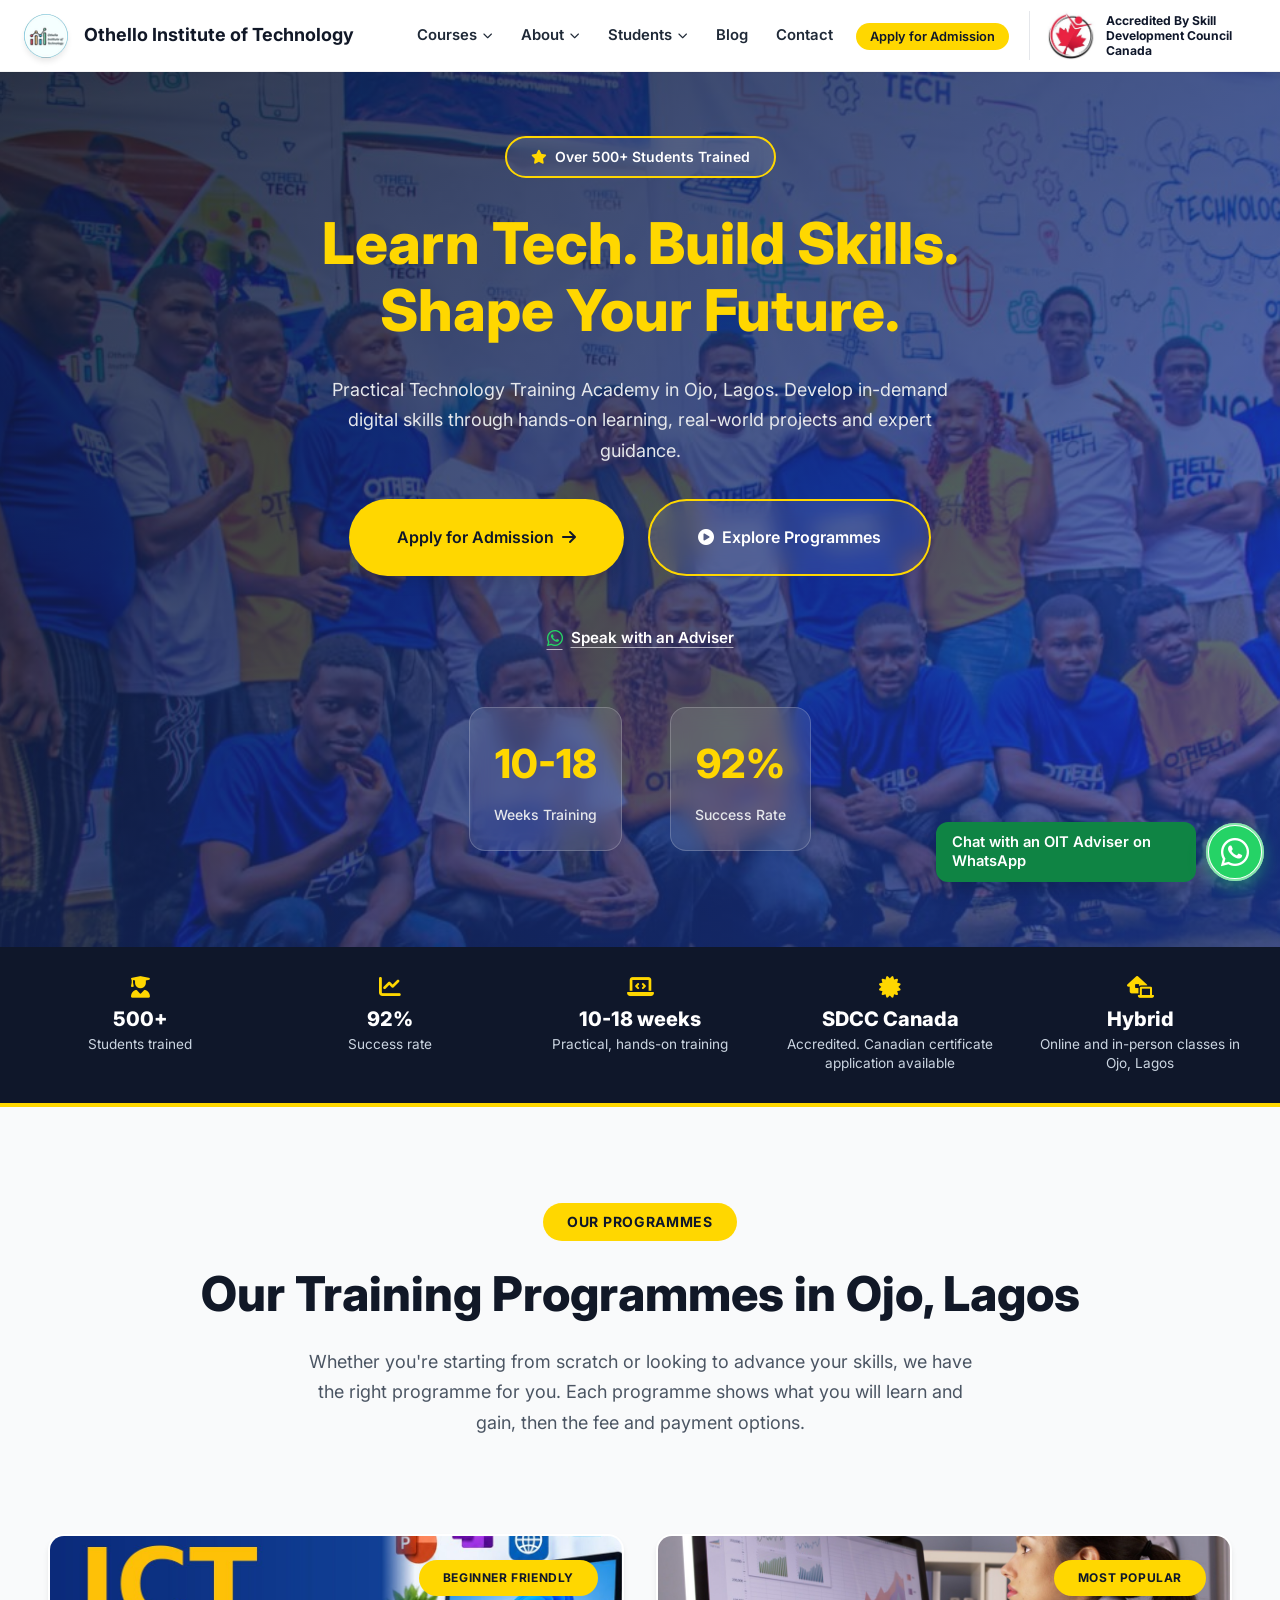
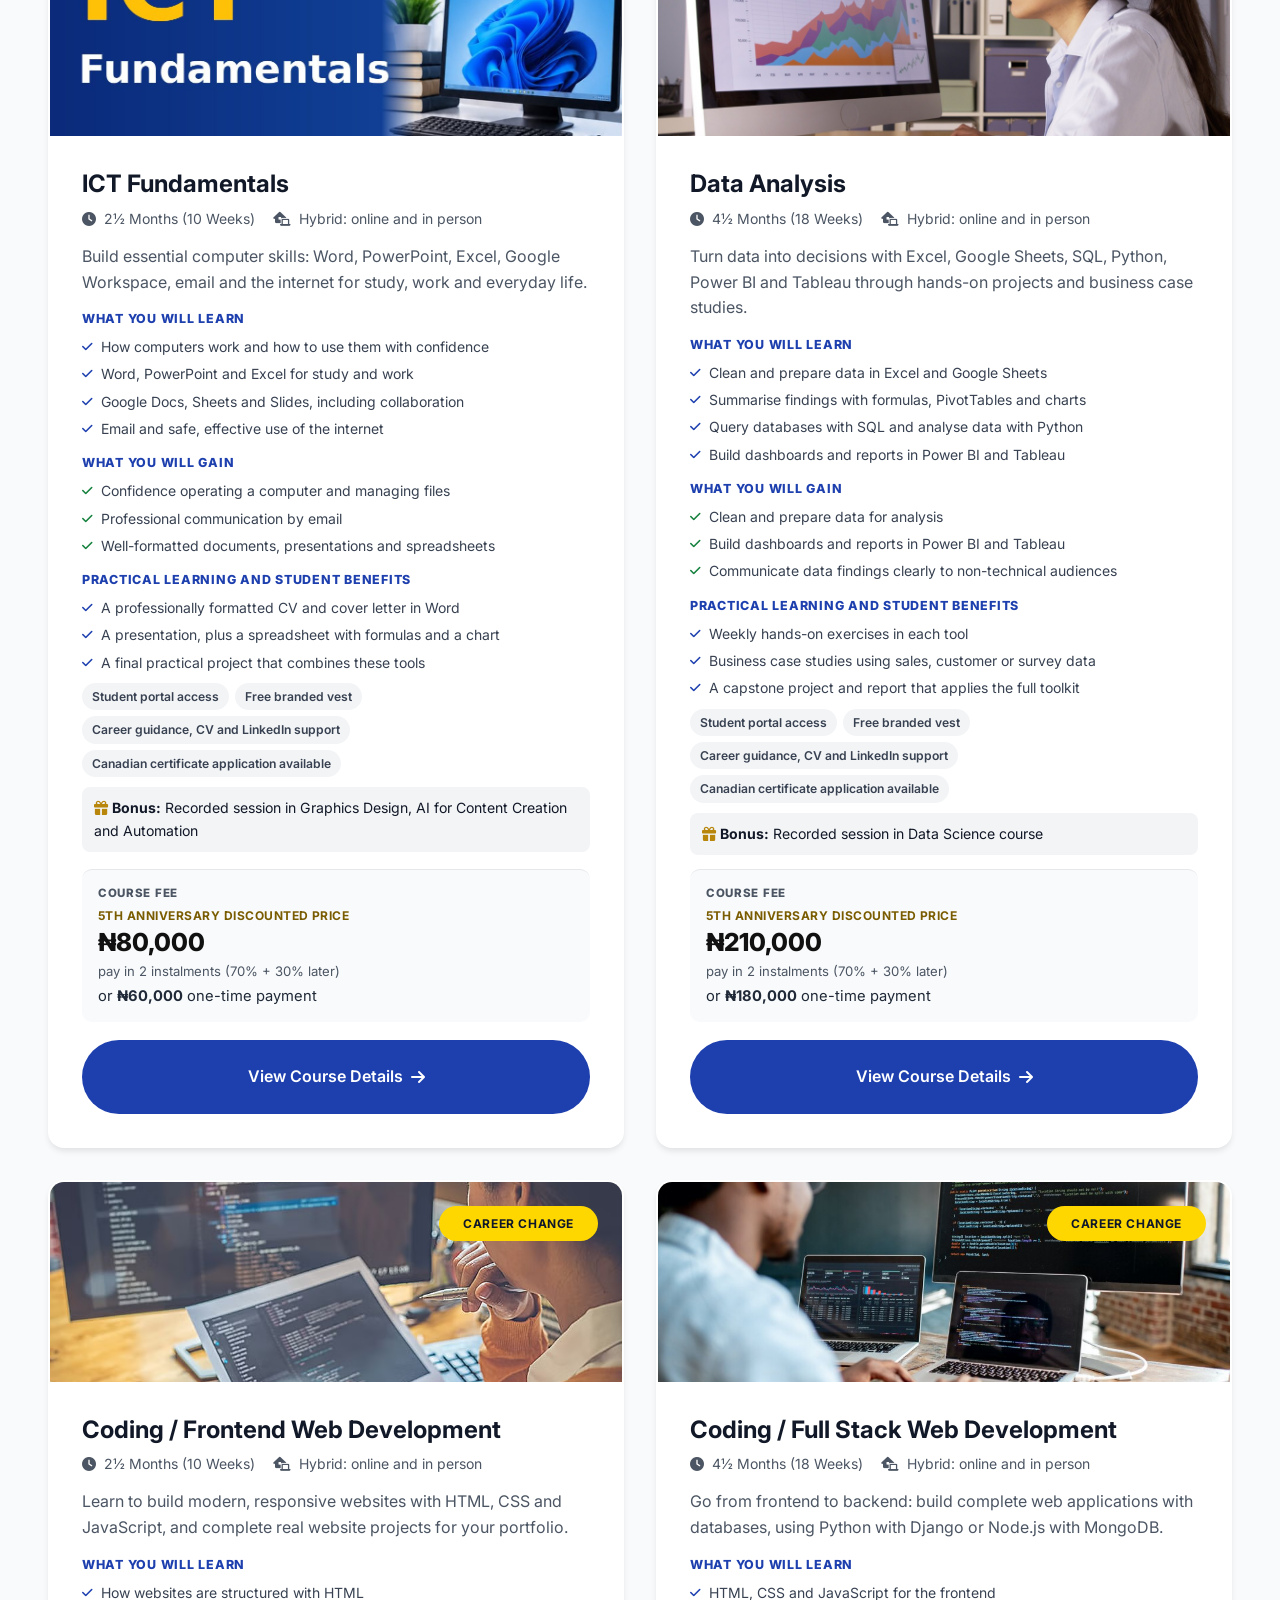
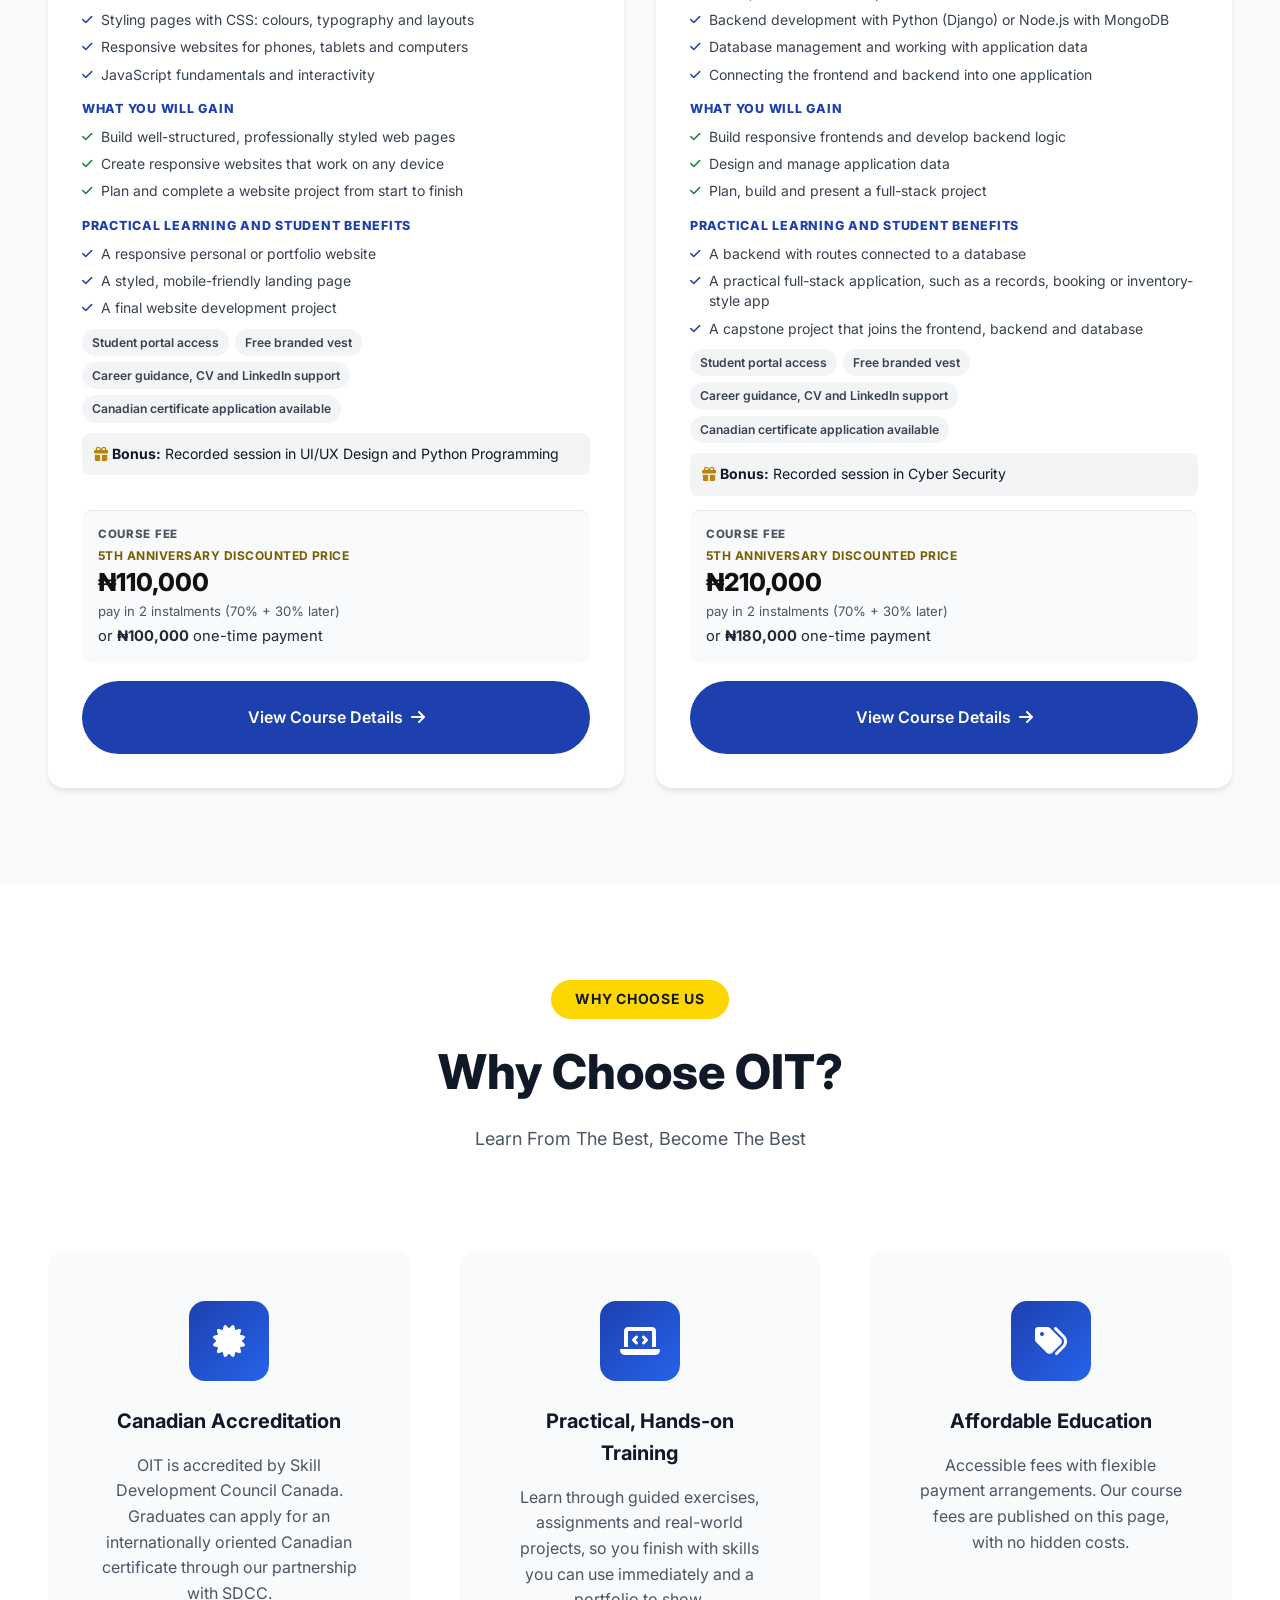
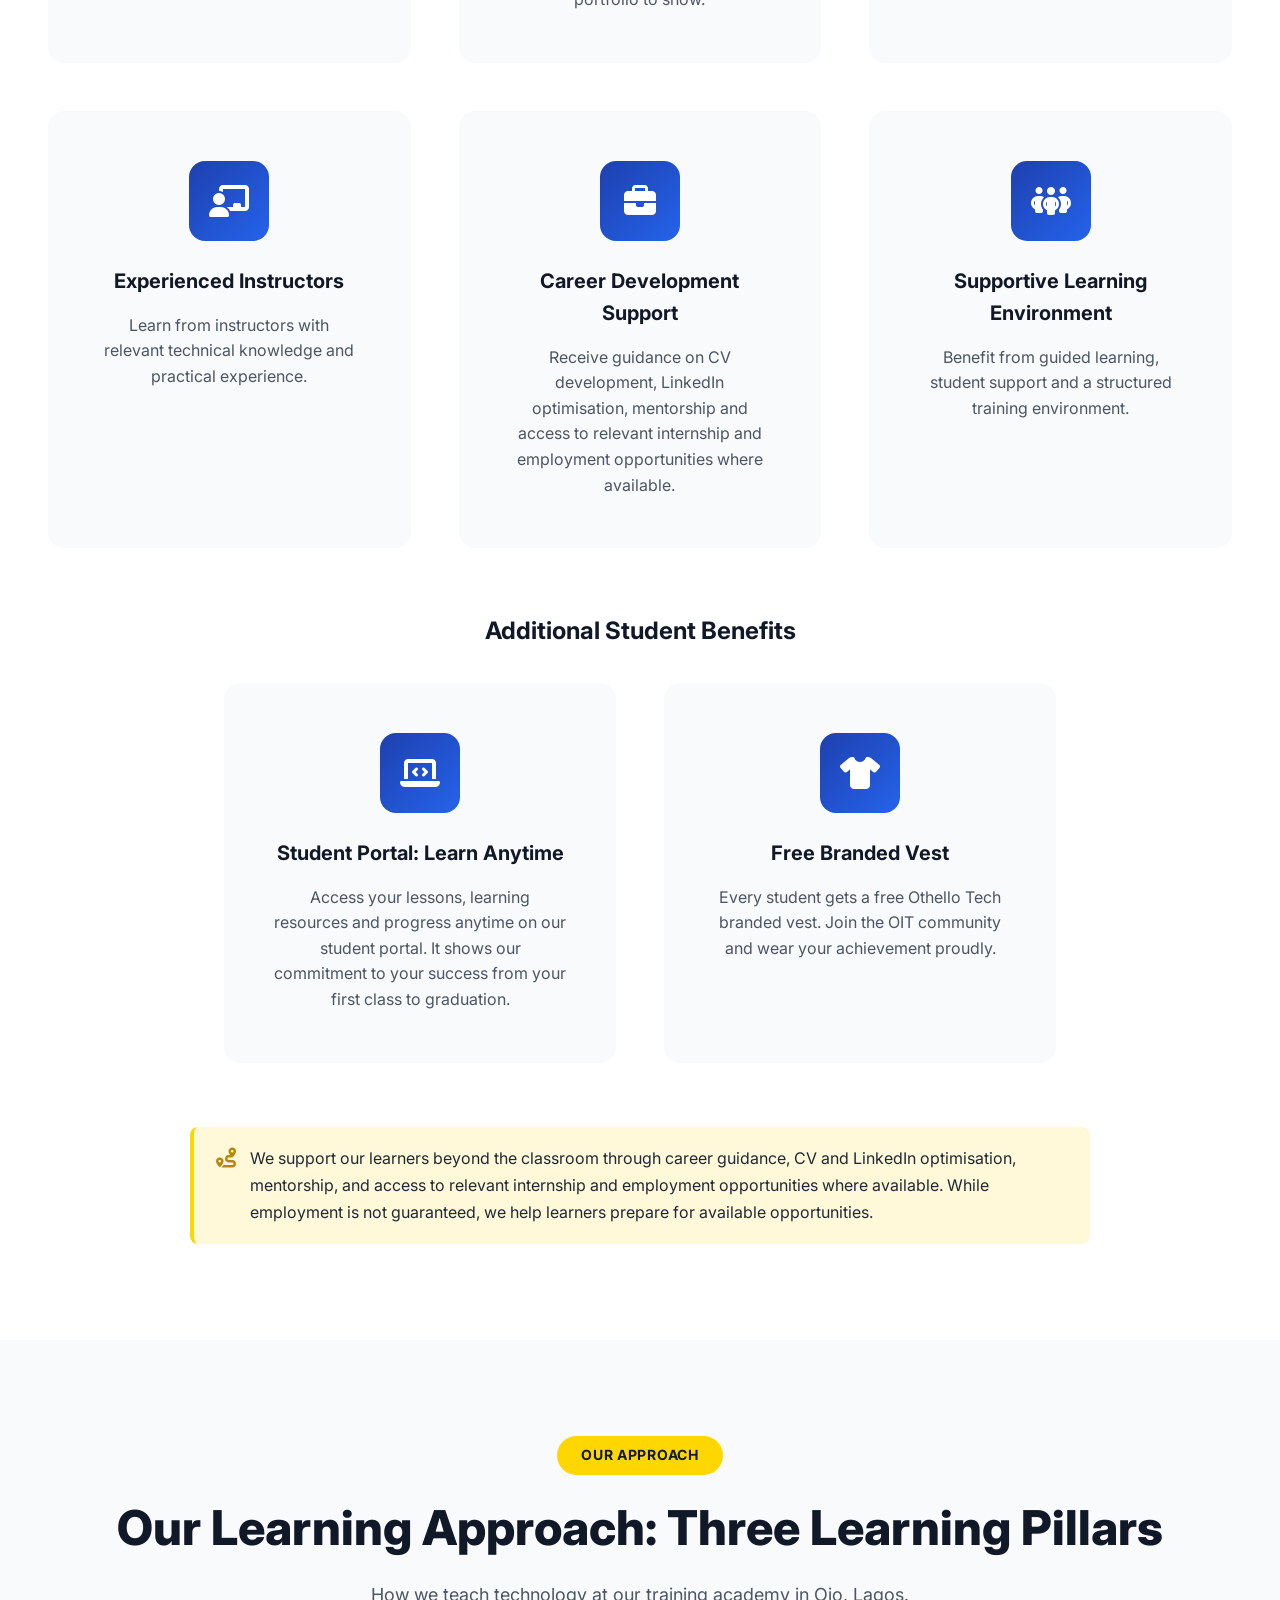
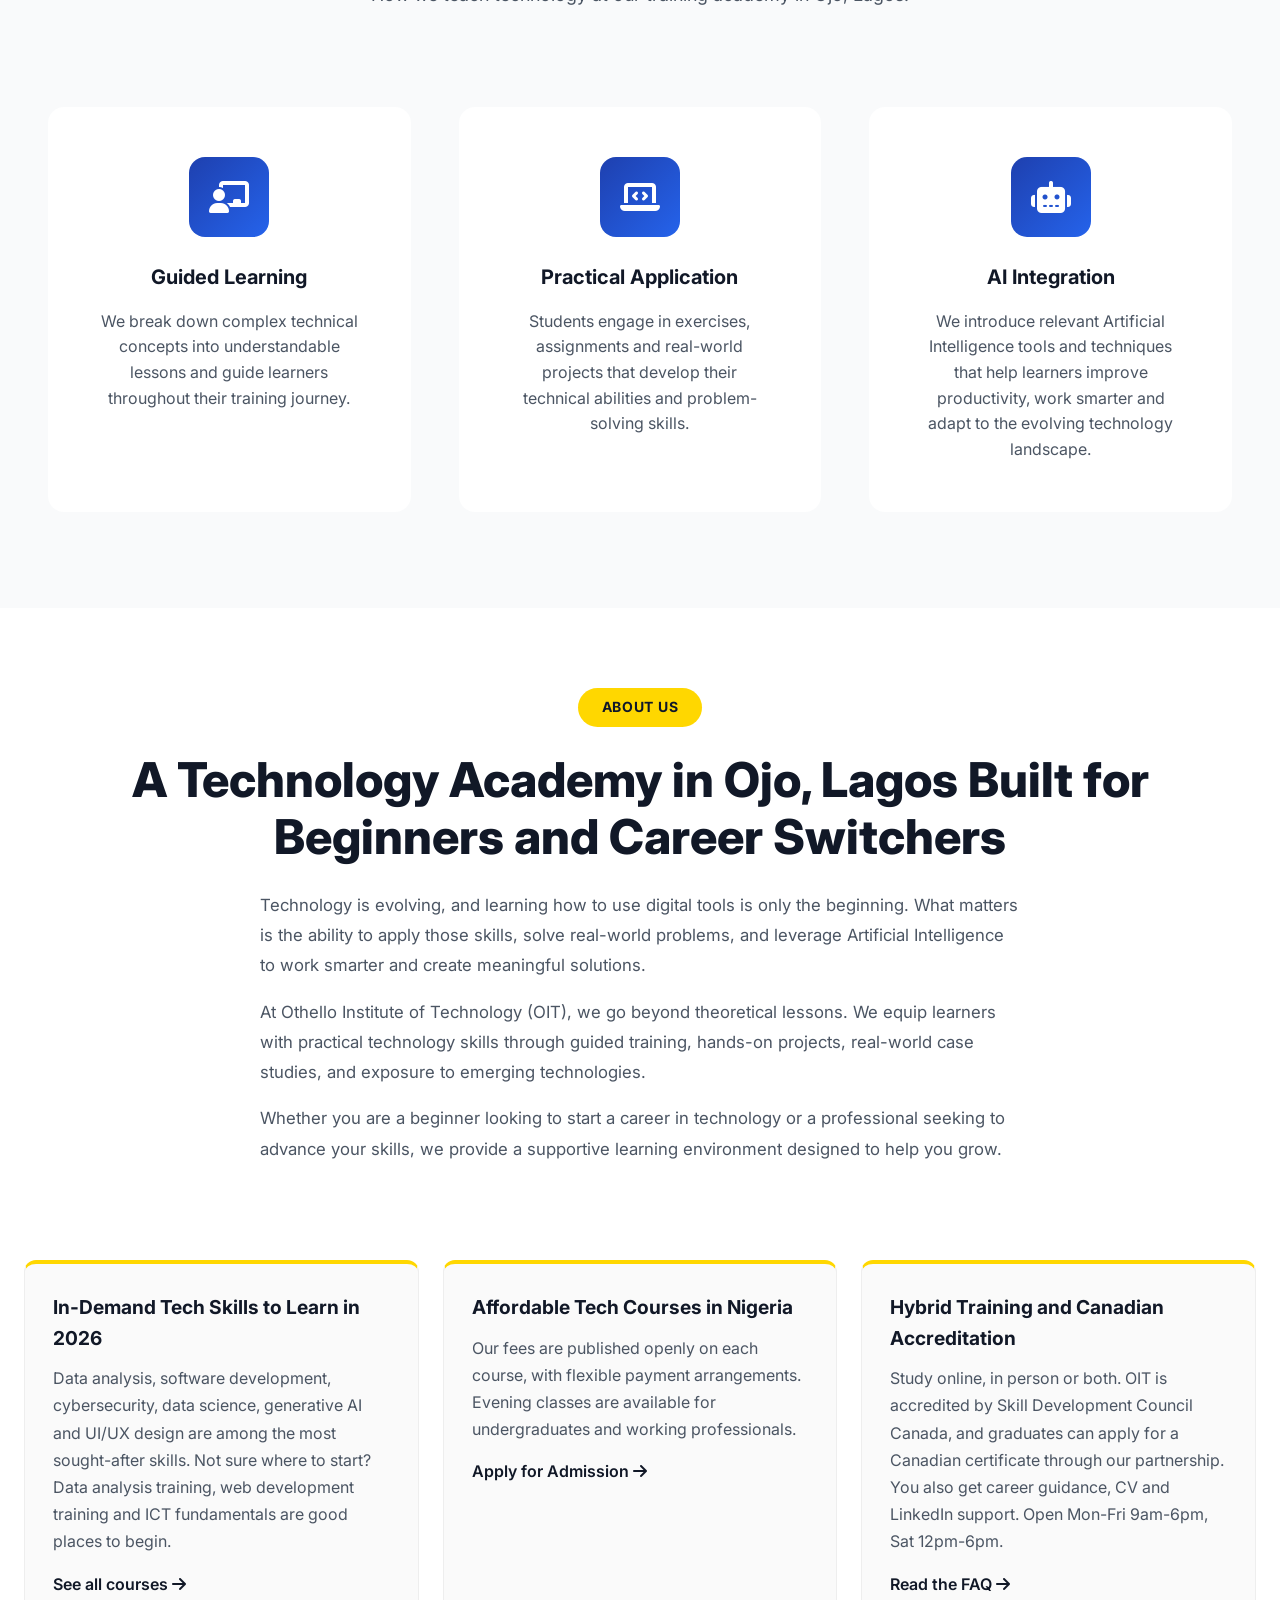
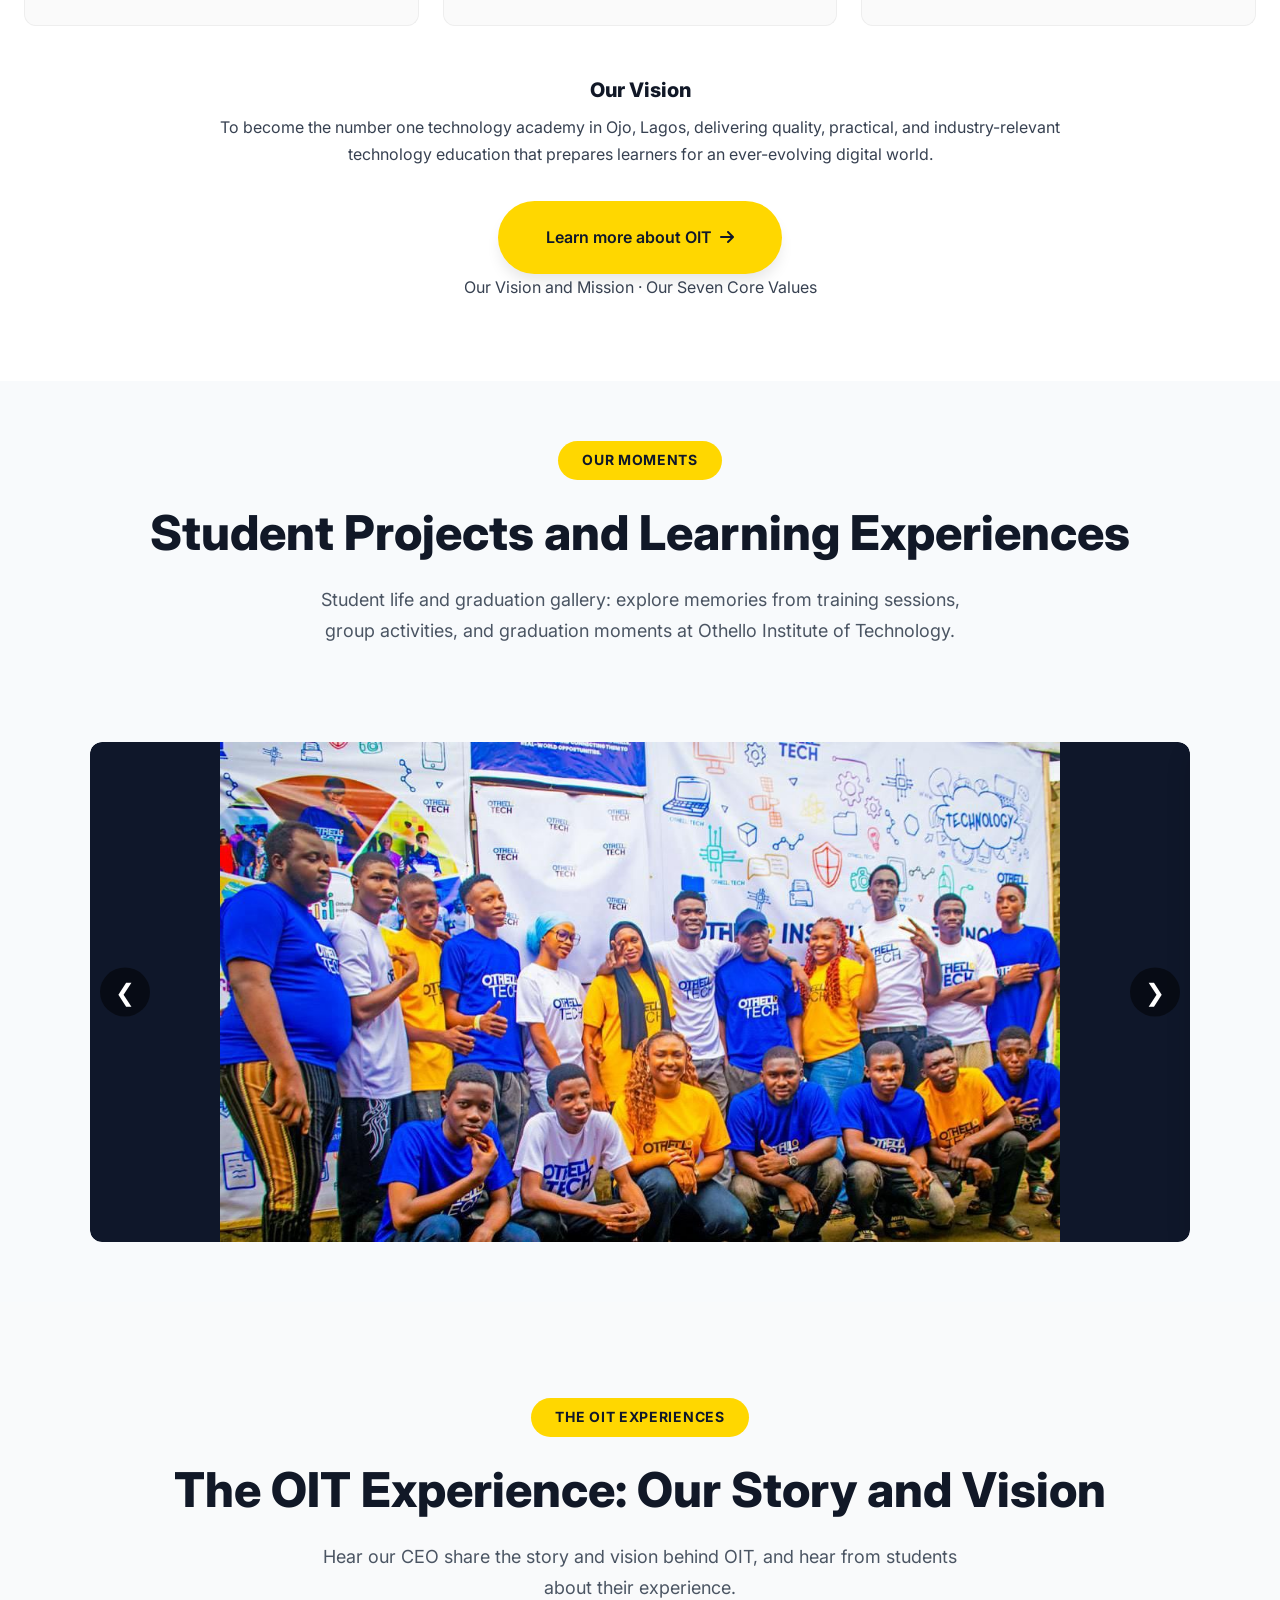
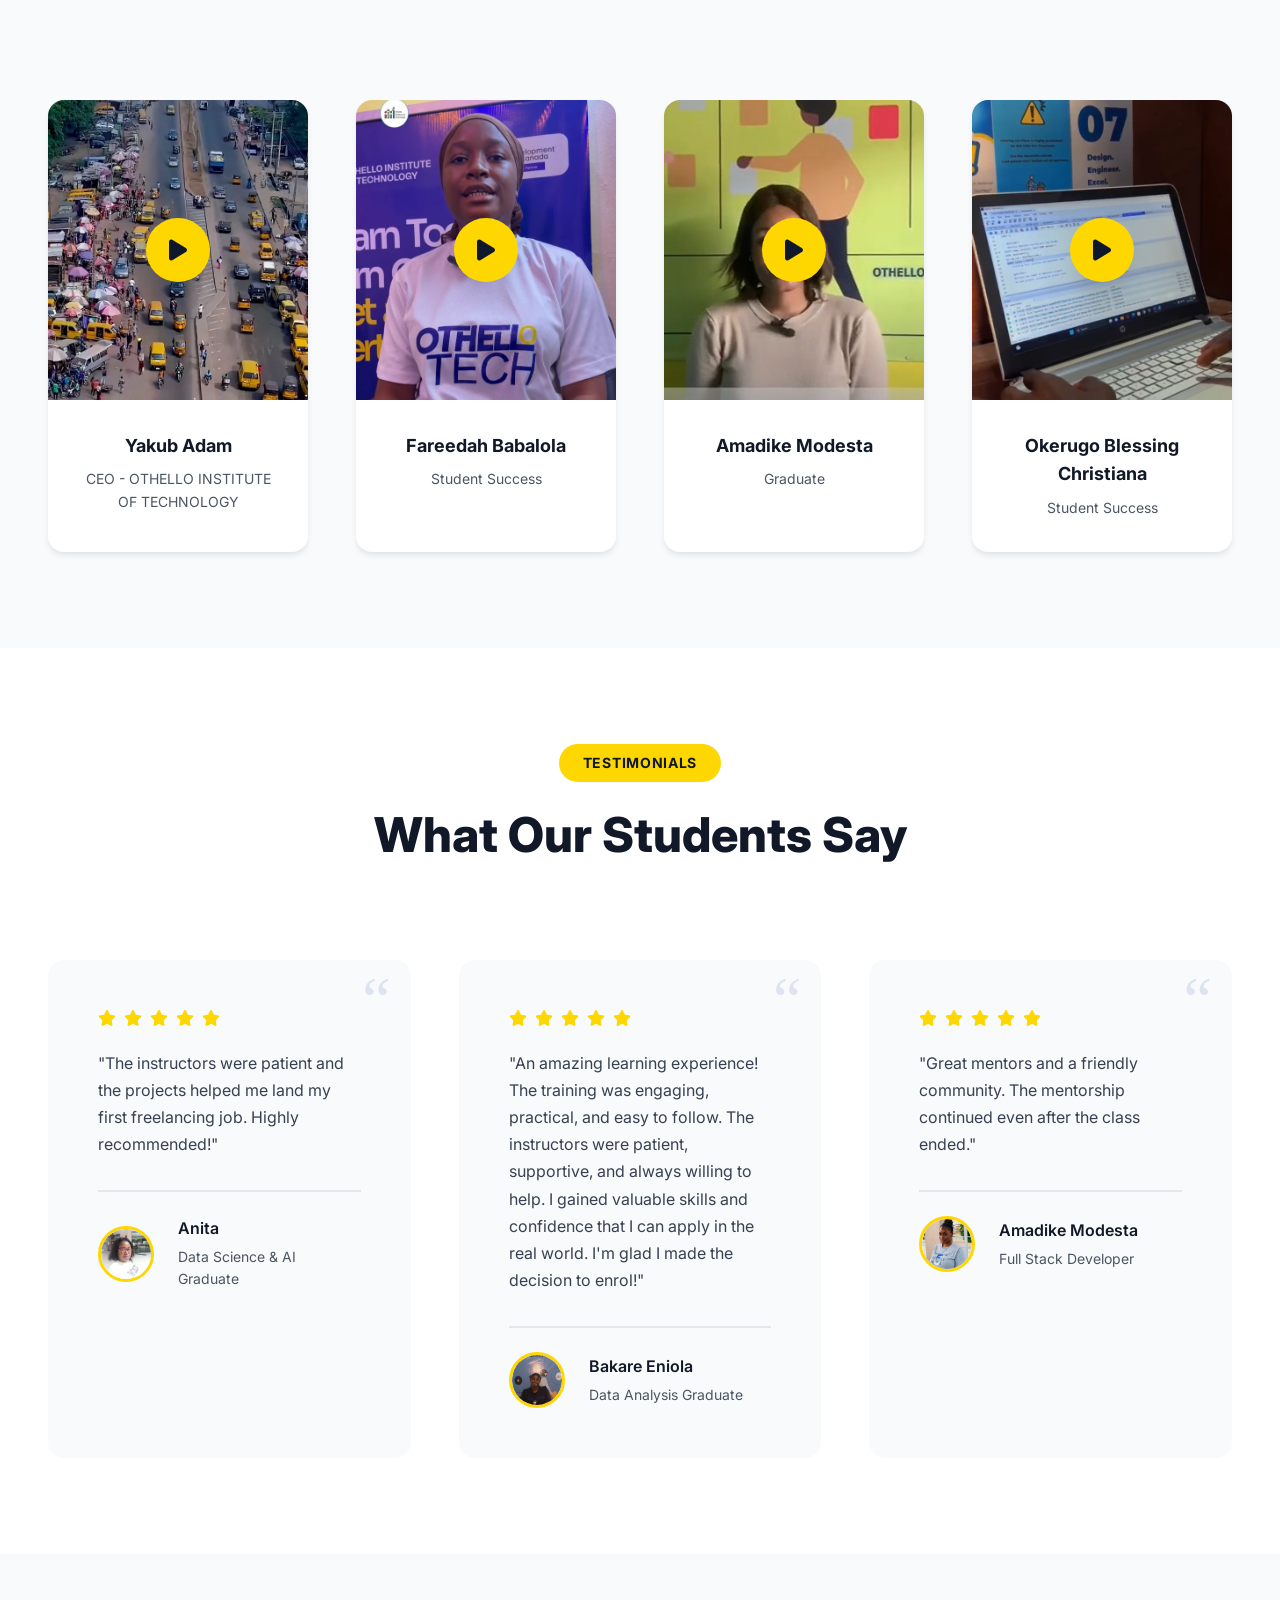
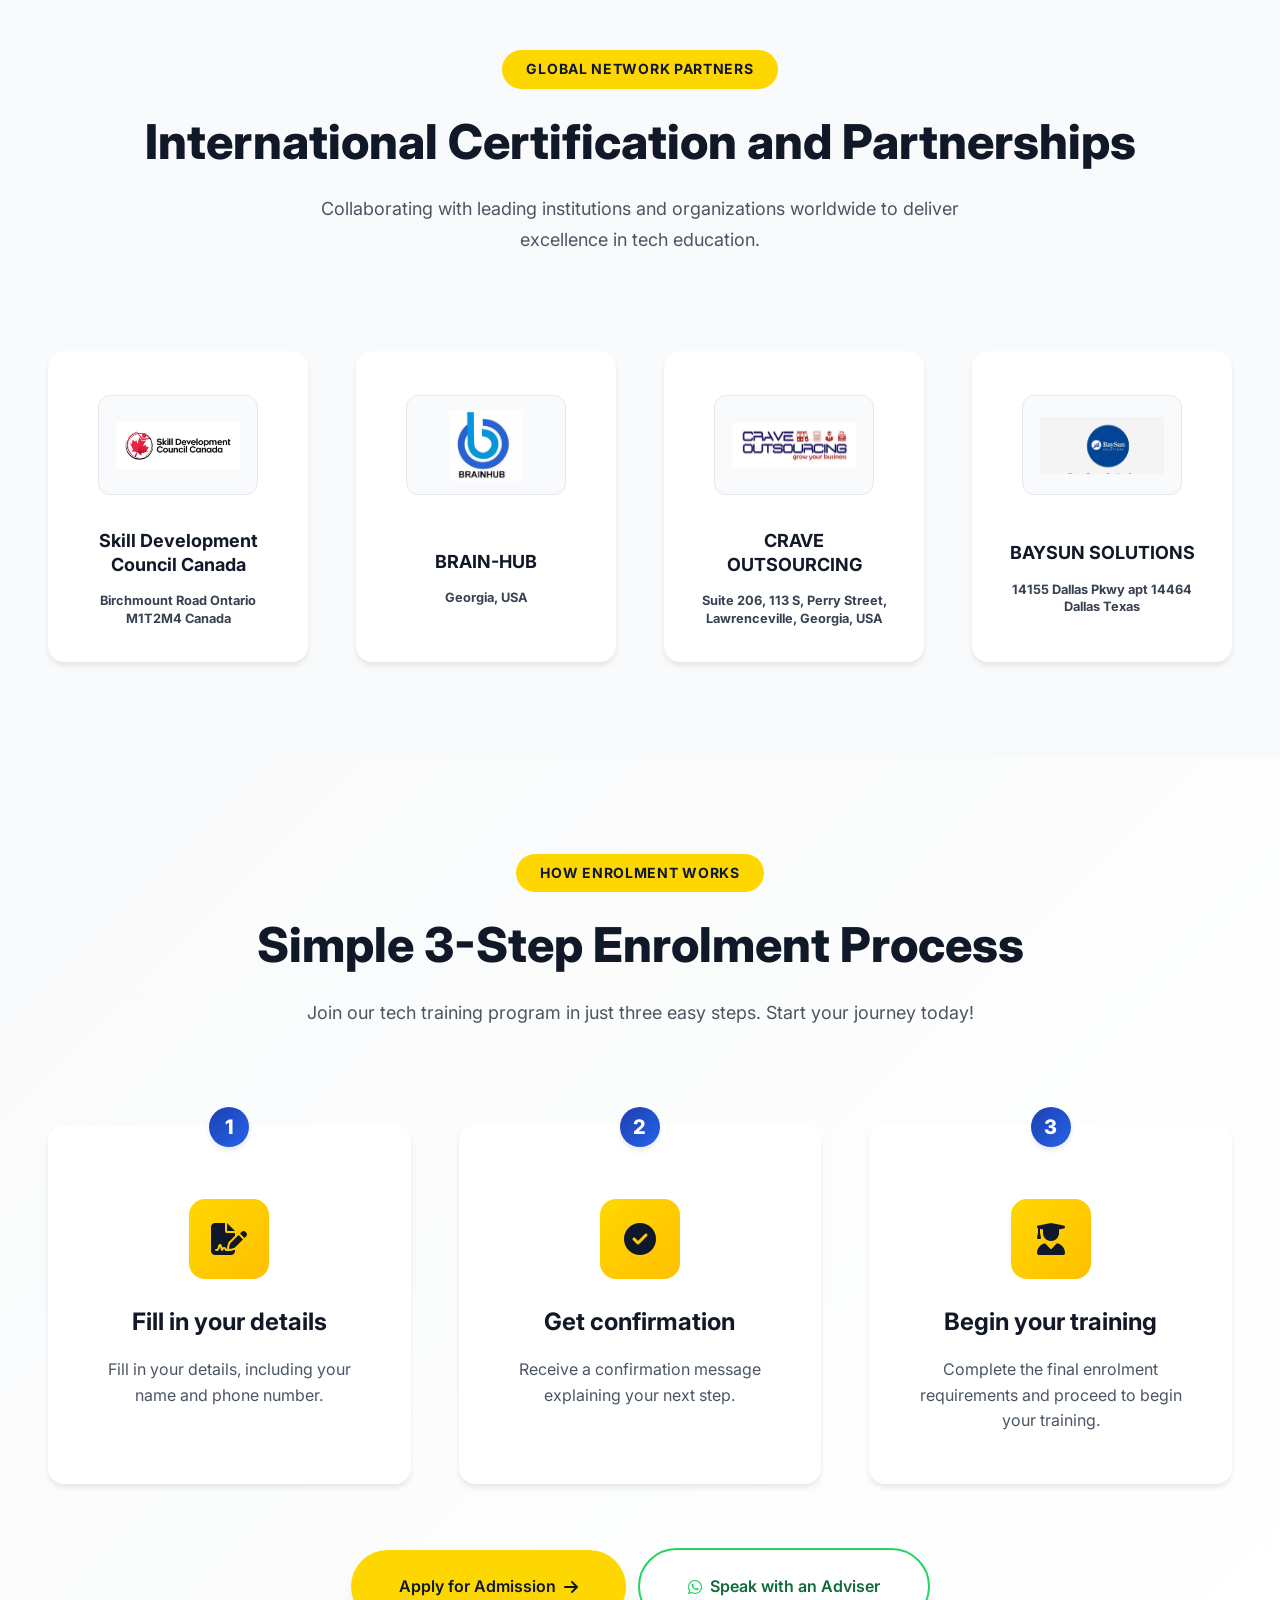
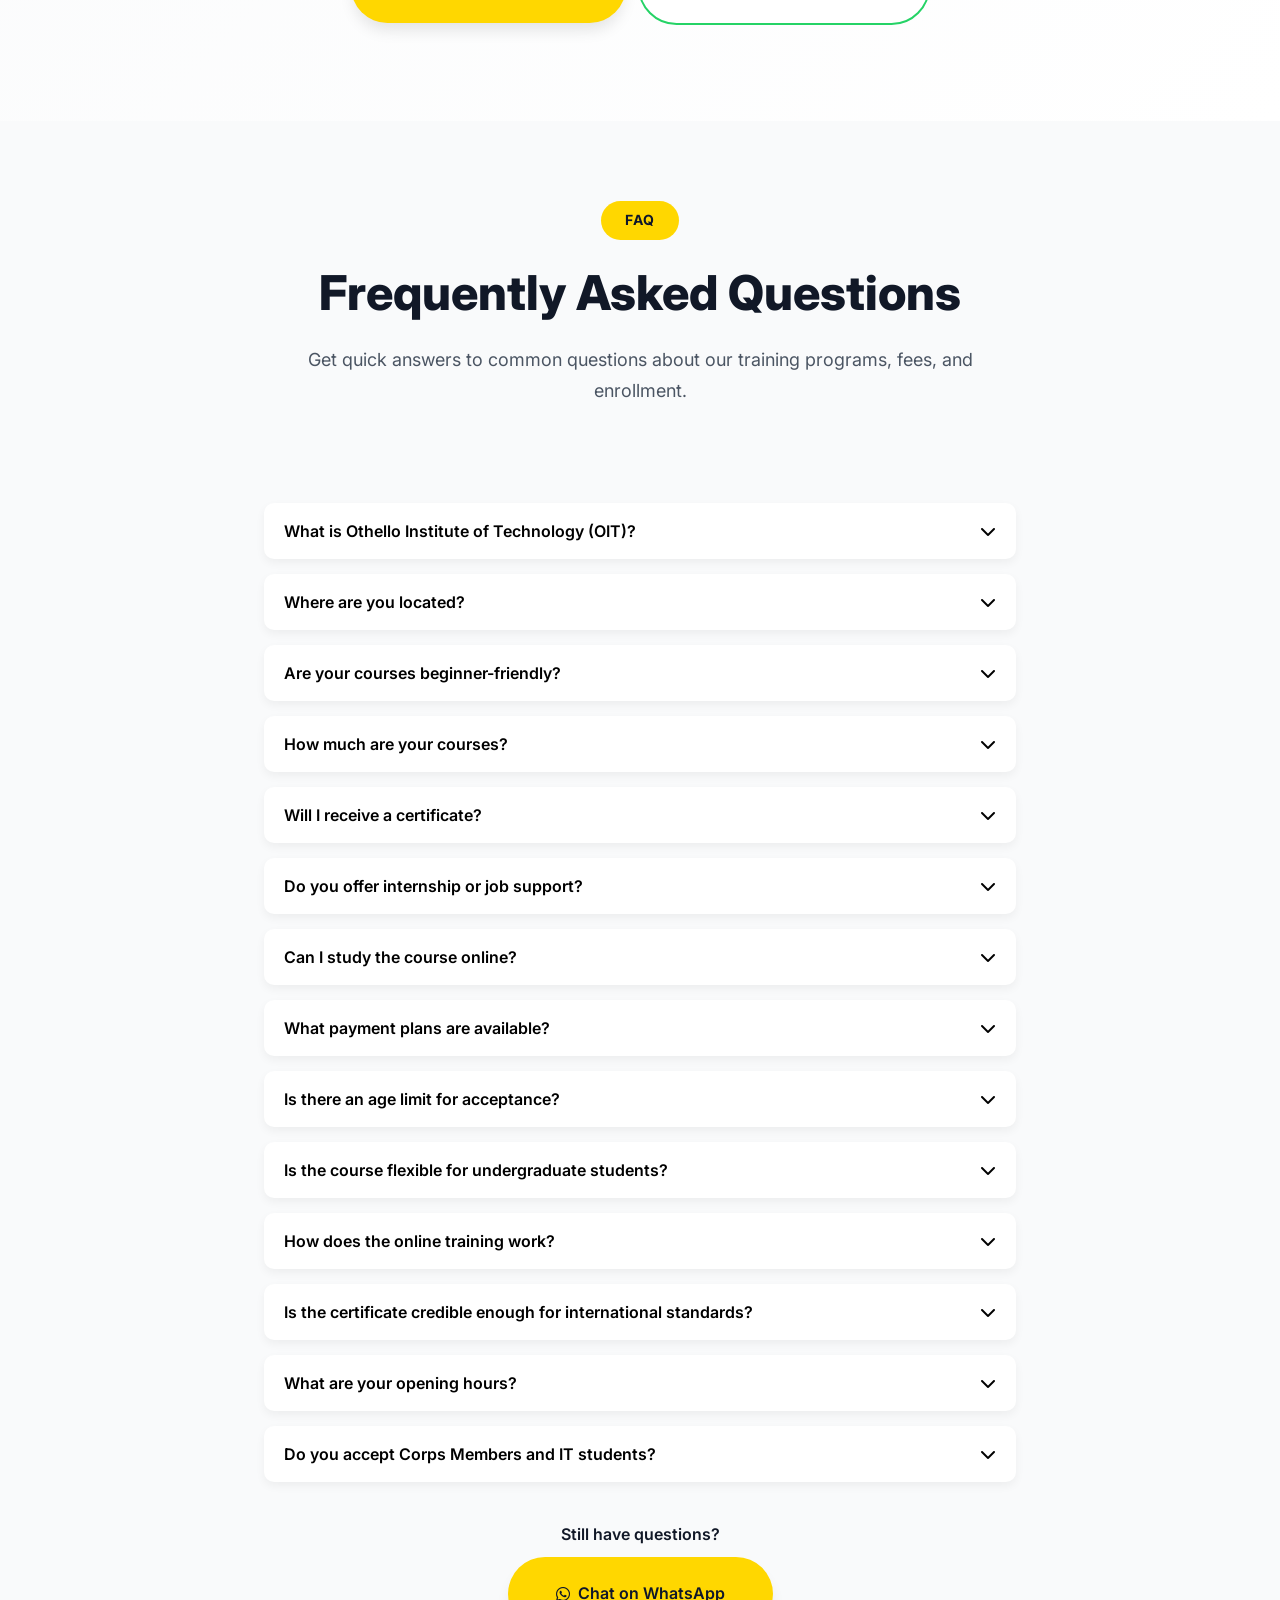
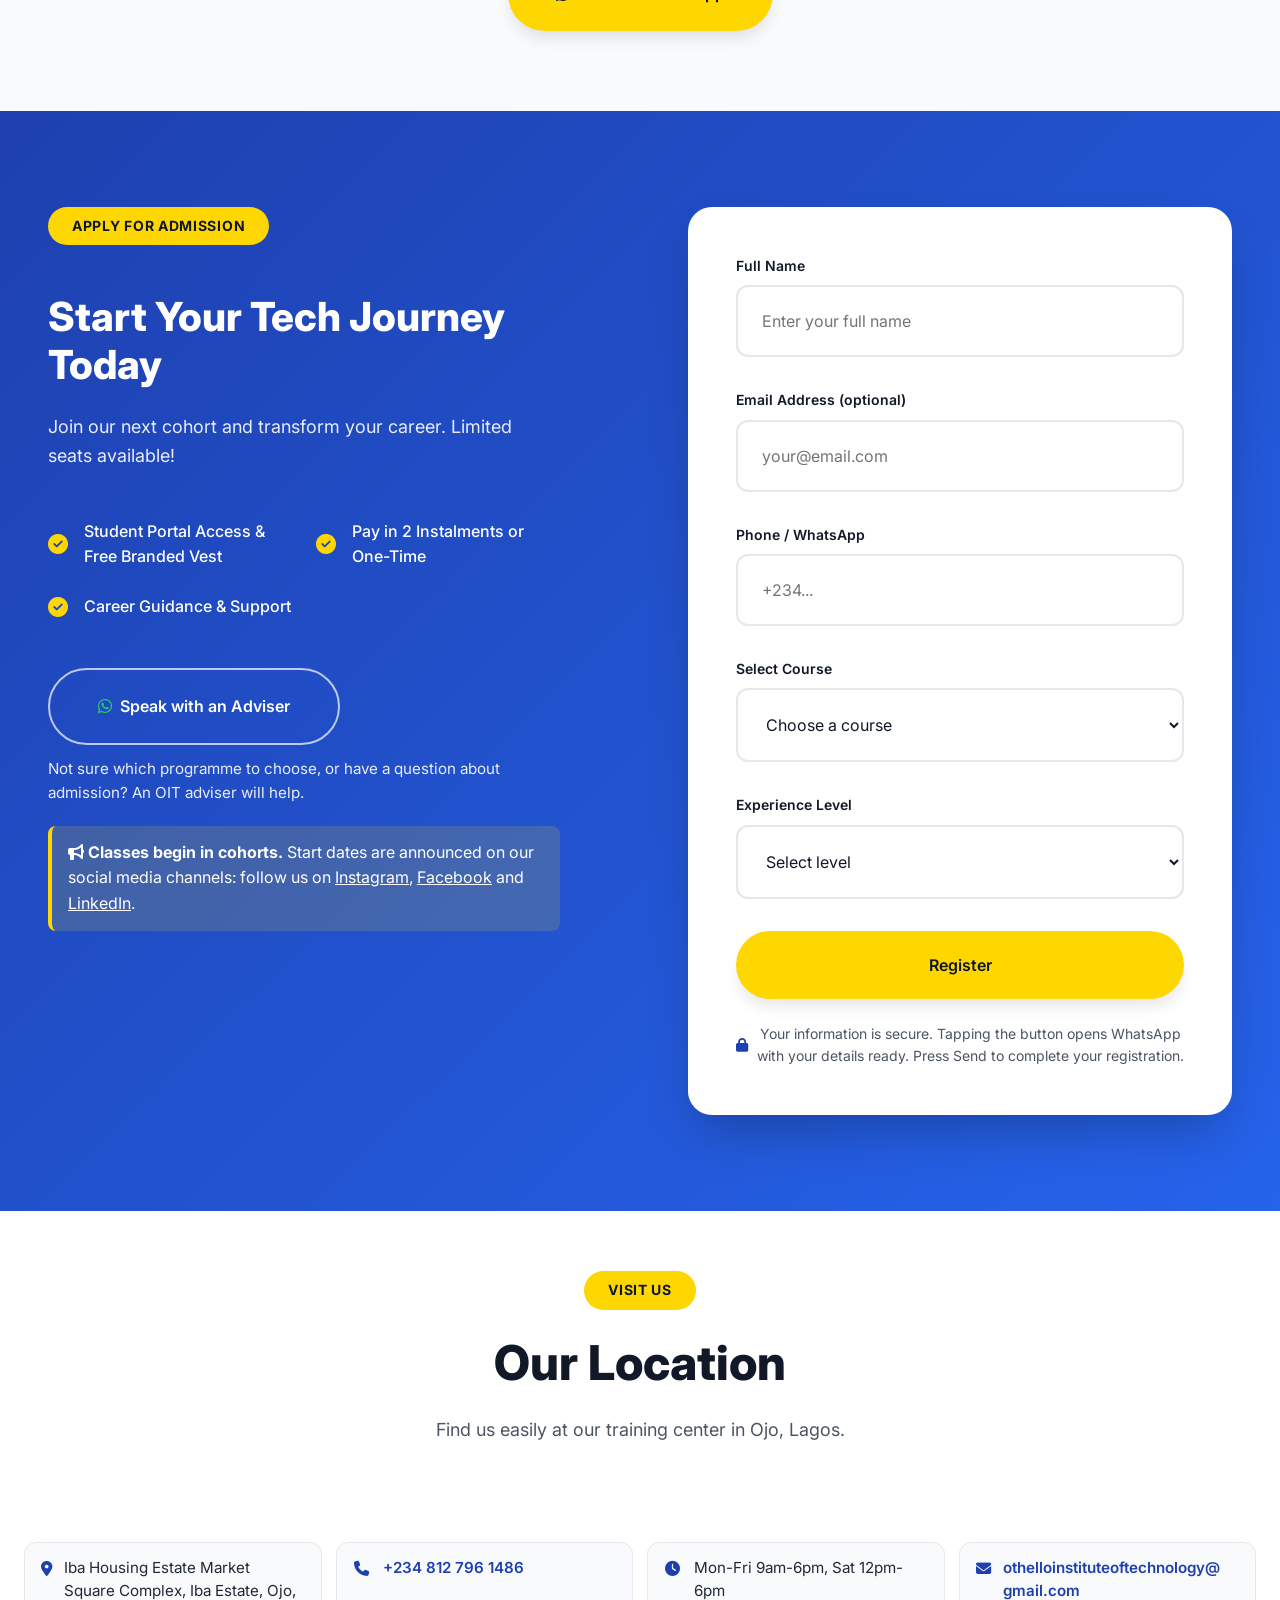
<file: index.html>
<!DOCTYPE html>
<html lang="en">
<head>
  <meta charset="UTF-8">
  <meta name="viewport" content="width=device-width, initial-scale=1.0">
  <title>Tech School in Ojo Lagos | Technology Training Academy | OIT</title>

<!-- Meta tags -->
<meta name="google-site-verification" content="fGhN8cV9Hs3AKEJssye1-yBZep4Xpu9pYL1IyVxYLx4" />
<meta name="description" content="Practical technology training academy in Ojo, Lagos. ICT, data analysis and web development courses from ₦60,000. Hybrid classes, Canadian accreditation.">

<meta name="robots" content="index, follow, max-image-preview:large">

<meta name="theme-color" content="#FFD700">

<!-- Open Graph -->
<meta property="og:type" content="website">
<meta property="og:title" content="Tech School in Ojo Lagos | Technology Training Academy | OIT">
<meta property="og:description" content="Learn ICT, data analysis and web development at a practical technology academy in Ojo, Lagos. Courses from ₦60,000, hybrid classes and Canadian accreditation.">
<meta property="og:url" content="https://othelloinstituteoftechnology.com/">
<meta property="og:image" content="https://othelloinstituteoftechnology.com/img/preview_branded.jpg">
<meta property="og:locale" content="en_NG">
<meta property="og:site_name" content="Othello Institute of Technology">
<meta property="og:image:alt" content="Othello Institute of Technology, technology training academy in Ojo, Lagos">
<meta name="twitter:card" content="summary_large_image">
<meta name="twitter:title" content="Tech School in Ojo Lagos | Technology Training Academy | OIT">
<meta name="twitter:description" content="Affordable technology training in Ojo, Lagos with hybrid classes, hands-on projects and Canadian accreditation.">
<meta name="twitter:image" content="https://othelloinstituteoftechnology.com/img/preview_branded.jpg">
<!-- Canonical URL -->
<link rel="canonical" href="https://othelloinstituteoftechnology.com/">
  <!-- Favicons -->
  <link rel="icon" href="./img/favicon.ico" type="image/x-icon">
  <link rel="icon" href="./img/favicon.png" type="image/png" sizes="48x48">
  <link rel="apple-touch-icon" href="./img/favicon.png">
<link rel="sitemap" type="application/xml" title="Sitemap" href="https://othelloinstituteoftechnology.com/sitemap.xml">
  
  <!-- Fonts & Icons -->
  <link rel="preconnect" href="https://fonts.googleapis.com">
  <link rel="preconnect" href="https://fonts.gstatic.com" crossorigin>
  <link href="https://fonts.googleapis.com/css2?family=Inter:wght@300;400;500;600;700;800;900&display=swap" rel="stylesheet">
  <link rel="stylesheet" href="https://cdnjs.cloudflare.com/ajax/libs/font-awesome/6.5.0/css/all.min.css">
  
  <!-- CSS -->
  <link rel="stylesheet" href="./css/styles.css">
<script type="application/ld+json">
{
 "@context": "https://schema.org",
 "@graph": [
  {
   "@type": [
    "EducationalOrganization",
    "LocalBusiness"
   ],
   "@id": "https://othelloinstituteoftechnology.com/#org",
   "name": "Othello Institute of Technology",
   "url": "https://othelloinstituteoftechnology.com/",
   "logo": "https://othelloinstituteoftechnology.com/img/favicon.png",
   "image": "https://othelloinstituteoftechnology.com/img/preview_branded.jpg",
   "description": "Technology training academy in Ojo, Lagos offering affordable, practical ICT, data analysis and web development training. Accredited by Skill Development Council Canada.",
   "telephone": "+2348127961486",
   "email": "othelloinstituteoftechnology@gmail.com",
   "address": {
    "@type": "PostalAddress",
    "streetAddress": "Iba Housing Estate Market Square Complex, Iba Estate",
    "addressLocality": "Ojo",
    "addressRegion": "Lagos",
    "addressCountry": "NG"
   },
   "geo": {
    "@type": "GeoCoordinates",
    "latitude": 6.490545,
    "longitude": 3.193025
   },
   "openingHoursSpecification": [
    {
     "@type": "OpeningHoursSpecification",
     "dayOfWeek": [
      "Monday",
      "Tuesday",
      "Wednesday",
      "Thursday",
      "Friday"
     ],
     "opens": "09:00",
     "closes": "18:00"
    },
    {
     "@type": "OpeningHoursSpecification",
     "dayOfWeek": "Saturday",
     "opens": "12:00",
     "closes": "18:00"
    }
   ],
   "areaServed": [
    "Lagos",
    "Nigeria"
   ],
   "sameAs": [
    "https://www.facebook.com/share/19k35odurU/",
    "https://www.instagram.com/othelloinstituteoftechnology",
    "https://www.linkedin.com/company/othello-institute-of-technology/"
   ]
  },
  {
   "@type": "ItemList",
   "name": "Courses at Othello Institute of Technology",
   "itemListElement": [
    {
     "@type": "ListItem",
     "position": 1,
     "item": {
      "@type": "Course",
      "name": "ICT Fundamentals",
      "description": "Build essential computer skills: Word, PowerPoint, Excel, Google Workspace, email and the internet for study, work and everyday life.",
      "provider": {
       "@id": "https://othelloinstituteoftechnology.com/#org"
      },
      "courseMode": [
       "Online",
       "Onsite"
      ],
      "timeRequired": "P10W",
      "offers": [
       {
        "@type": "Offer",
        "name": "Anniversary price, 2 instalments",
        "price": 80000,
        "priceCurrency": "NGN",
        "availability": "https://schema.org/InStock",
        "url": "https://othelloinstituteoftechnology.com/courses/ict-fundamentals.html"
       },
       {
        "@type": "Offer",
        "name": "One-time payment",
        "price": 60000,
        "priceCurrency": "NGN",
        "availability": "https://schema.org/InStock",
        "url": "https://othelloinstituteoftechnology.com/courses/ict-fundamentals.html"
       }
      ]
     }
    },
    {
     "@type": "ListItem",
     "position": 2,
     "item": {
      "@type": "Course",
      "name": "Data Analysis",
      "description": "Turn data into decisions with Excel, Google Sheets, SQL, Python, Power BI and Tableau through hands-on projects and business case studies.",
      "provider": {
       "@id": "https://othelloinstituteoftechnology.com/#org"
      },
      "courseMode": [
       "Online",
       "Onsite"
      ],
      "timeRequired": "P18W",
      "offers": [
       {
        "@type": "Offer",
        "name": "Anniversary price, 2 instalments",
        "price": 210000,
        "priceCurrency": "NGN",
        "availability": "https://schema.org/InStock",
        "url": "https://othelloinstituteoftechnology.com/courses/data-analysis.html"
       },
       {
        "@type": "Offer",
        "name": "One-time payment",
        "price": 180000,
        "priceCurrency": "NGN",
        "availability": "https://schema.org/InStock",
        "url": "https://othelloinstituteoftechnology.com/courses/data-analysis.html"
       }
      ]
     }
    },
    {
     "@type": "ListItem",
     "position": 3,
     "item": {
      "@type": "Course",
      "name": "Coding / Frontend Web Development",
      "description": "Learn to build modern, responsive websites with HTML, CSS and JavaScript, and complete real website projects.",
      "provider": {
       "@id": "https://othelloinstituteoftechnology.com/#org"
      },
      "courseMode": [
       "Online",
       "Onsite"
      ],
      "timeRequired": "P10W",
      "offers": [
       {
        "@type": "Offer",
        "name": "Anniversary price, 2 instalments",
        "price": 110000,
        "priceCurrency": "NGN",
        "availability": "https://schema.org/InStock",
        "url": "https://othelloinstituteoftechnology.com/courses/frontend-web-development.html"
       },
       {
        "@type": "Offer",
        "name": "One-time payment",
        "price": 100000,
        "priceCurrency": "NGN",
        "availability": "https://schema.org/InStock",
        "url": "https://othelloinstituteoftechnology.com/courses/frontend-web-development.html"
       }
      ]
     }
    },
    {
     "@type": "ListItem",
     "position": 4,
     "item": {
      "@type": "Course",
      "name": "Coding / Full Stack Web Development",
      "description": "Frontend and backend web development with database management, using Python with Django or Node.js with MongoDB.",
      "provider": {
       "@id": "https://othelloinstituteoftechnology.com/#org"
      },
      "courseMode": [
       "Online",
       "Onsite"
      ],
      "timeRequired": "P18W",
      "offers": [
       {
        "@type": "Offer",
        "name": "Anniversary price, 2 instalments",
        "price": 210000,
        "priceCurrency": "NGN",
        "availability": "https://schema.org/InStock",
        "url": "https://othelloinstituteoftechnology.com/courses/full-stack-web-development.html"
       },
       {
        "@type": "Offer",
        "name": "One-time payment",
        "price": 180000,
        "priceCurrency": "NGN",
        "availability": "https://schema.org/InStock",
        "url": "https://othelloinstituteoftechnology.com/courses/full-stack-web-development.html"
       }
      ]
     }
    }
   ]
  }
 ]
}</script>
</head>

<body>

<!-- Navbar -->
  <header class="navbar">
    <div class="nav-container">
      <div class="logo">
        <div class="logo-icon">
          <img src="./img/favicon.ico" alt="Othello Institute Logo">
        </div>
        <span class="logo-text">Othello Institute of Technology</span>
      </div>
      <nav class="nav-menu" aria-label="Main navigation">
        <ul class="nav-list">
          <li class="has-dropdown">
            <button type="button" class="nav-link dropdown-toggle" aria-expanded="false" aria-haspopup="true">Courses <i class="fas fa-chevron-down" aria-hidden="true"></i></button>
            <div class="dropdown dropdown-courses">
              <ul class="dropdown-list">
              <li><a href="./courses/ict-fundamentals.html"><strong>ICT Fundamentals</strong><span>10 weeks · Beginner friendly</span></a></li>
              <li><a href="./courses/data-analysis.html"><strong>Data Analysis</strong><span>18 weeks · Excel, SQL, Python, Power BI, Tableau</span></a></li>
              <li><a href="./courses/frontend-web-development.html"><strong>Coding / Frontend Web Development</strong><span>10 weeks · HTML, CSS, JavaScript</span></a></li>
              <li><a href="./courses/full-stack-web-development.html"><strong>Coding / Full Stack Web Development</strong><span>18 weeks · Frontend, backend & databases</span></a></li>
                <li><a href="#courses" class="dropdown-all">View all courses &amp; prices <i class="fas fa-arrow-right" aria-hidden="true"></i></a></li>
              </ul>
              <a class="dropdown-feature" href="./courses/data-analysis.html">
                <img src="./img/data1.jpg" alt="Data analysis dashboards on a screen" loading="lazy">
                <span class="dropdown-eyebrow">Most popular</span>
                <strong>Data Analysis</strong>
                <span>18 weeks of Excel, SQL, Python, Power BI and Tableau.</span>
              </a>
            </div>
          </li>
          <li class="has-dropdown">
            <button type="button" class="nav-link dropdown-toggle" aria-expanded="false" aria-haspopup="true">About <i class="fas fa-chevron-down" aria-hidden="true"></i></button>
            <div class="dropdown">
              <ul class="dropdown-list">
                <li><a href="./about.html"><strong>About Us</strong><span>Vision, mission and core values</span></a></li>
                <li><a href="#why-choose"><strong>Why Choose OIT</strong><span>What makes our training different</span></a></li>
                <!-- <li><a href="#instructors"><strong>Instructors &amp; Mentors</strong><span>Meet the people who teach you</span></a></li> -->
                <li><a href="#faq"><strong>FAQ</strong><span>Answers to common questions</span></a></li>
              </ul>
            </div>
          </li>
          <li class="has-dropdown">
            <button type="button" class="nav-link dropdown-toggle" aria-expanded="false" aria-haspopup="true">Students <i class="fas fa-chevron-down" aria-hidden="true"></i></button>
            <div class="dropdown">
              <ul class="dropdown-list">
                <li><a href="https://oitlmsstudentplatform.onrender.com" target="_blank" rel="noopener noreferrer"><strong>Student Portal</strong><span>Log in to learn anytime</span></a></li>
                <li><a href="#" class="verify-cert-link"><strong>Verify Certificate</strong><span>Check an OIT certificate</span></a></li>
                <li><a href="#testimonials"><strong>Reviews</strong><span>What our students say</span></a></li>
                <li><a href="#gallery"><strong>Photos</strong><span>Life at OIT</span></a></li>
              </ul>
            </div>
          </li>
          <li><a class="nav-link" href="./blog/index.html">Blog</a></li>
          <li><a class="nav-link" href="#location">Contact</a></li>
          <li class="nav-cta-item"><a href="#register" class="nav-cta">Apply for Admission</a></li>
        </ul>
      </nav>
      <div class="header-accred">
        <img src="./img/sdcc-emblem.jpg" alt="Skill Development Council Canada logo" width="210" height="207">
        <span class="accred-label">Accredited By Skill Development Council Canada</span>
      </div>
      <button class="mobile-toggle" aria-label="Toggle menu">
        <i class="fa-solid fa-bars"></i>
      </button>
    </div>
  </header>
  <div class="accred-strip">
    <img src="./img/sdcc-emblem.jpg" alt="Skill Development Council Canada logo" width="210" height="207">
    <span class="accred-label">Accredited By Skill Development Council Canada</span>
  </div>

    <!-- 1. Hero -->
  <section class="hero-slider">
    <!-- Background Slider -->
    <div class="background-slider">
      <div class="background-slide active" style="background-image: url('./img/IMG-20251224-WA0060.jpg');"></div>
      <div class="background-slide" style="background-image: url('./img/Photo\ from\ Kakes\ David.jpg');"></div>
    </div>

    <!-- Hero Content Overlay -->
    <div class="hero-overlay">
      <div class="hero-container">
        <div class="hero-content">
          <div class="hero-badge">
            <i class="fas fa-star"></i>
            <span>Over 500+ Students Trained</span>
          </div>
          
          <h1 class="hero-headline">Learn Tech. Build Skills. Shape Your Future.</h1>
          <p class="hero-subtitle">
            Practical Technology Training Academy in Ojo, Lagos. Develop in-demand digital skills through hands-on learning, real-world projects and expert guidance.
          </p>
          <div class="hero-cta">
            <a href="#register" class="btn btn-primary">
              <span>Apply for Admission</span>
              <i class="fas fa-arrow-right"></i>
            </a>
            <a href="#courses" class="btn btn-secondary">
              <i class="fas fa-play-circle"></i>
              <span>Explore Programmes</span>
            </a>
          </div>
          <a class="hero-adviser-link" href="https://wa.me/2348127961486?text=Hello%20OIT%2C%20I%20came%20across%20your%20website%20and%20would%20like%20to%20speak%20with%20an%20adviser.%20Please%20assist%20me%20with%20information%20about%20your%20training%20programmes%20and%20admission.%20Thank%20you." target="_blank" rel="noopener noreferrer"><i class="fab fa-whatsapp" aria-hidden="true"></i><span>Speak with an Adviser</span></a>
          <div class="hero-stats">
            <div class="stat-item">
              <div class="stat-number">10-18</div>
              <div class="stat-label">Weeks Training</div>
            </div>
            <div class="stat-item">
              <div class="stat-number">92%</div>
              <div class="stat-label">Success Rate</div>
            </div>
          </div>
        </div>
      </div>
    </div>
  </section>
  <!-- Trust Indicators -->
  <section class="trust-strip" aria-label="Why students trust Othello Institute of Technology">
    <div class="container">
      <ul class="trust-list">
        <li class="trust-item"><i class="fas fa-user-graduate" aria-hidden="true"></i><strong>500+</strong><span>Students trained</span></li>
        <li class="trust-item"><i class="fas fa-chart-line" aria-hidden="true"></i><strong>92%</strong><span>Success rate</span></li>
        <li class="trust-item"><i class="fas fa-laptop-code" aria-hidden="true"></i><strong>10-18 weeks</strong><span>Practical, hands-on training</span></li>
        <li class="trust-item"><i class="fas fa-certificate" aria-hidden="true"></i><strong>SDCC Canada</strong><span>Accredited. Canadian certificate application available</span></li>
        <li class="trust-item"><i class="fas fa-laptop-house" aria-hidden="true"></i><strong>Hybrid</strong><span>Online and in-person classes in Ojo, Lagos</span></li>
      </ul>
    </div>
  </section>

  <!-- Our Training Programmes -->
  <section id="courses" class="courses-section">
    <div class="container">
      <div class="section-header">
        <span class="section-badge">Our Programmes</span>
        <h2 class="section-title">Our Training Programmes in Ojo, Lagos</h2>
        <p class="section-description">
          Whether you're starting from scratch or looking to advance your skills,
          we have the right programme for you. Each programme shows what you will learn and gain, then the fee and payment options.
        </p>
      </div>

      <div class="courses-grid courses-4">

        <div class="course-card price-card">
          <div class="course-image"><img src="./img/ict-fundamentals.jpg" alt="ICT Fundamentals training " loading="lazy"><div class="course-badge popular">Beginner Friendly</div></div>
          <div class="course-content">
            <h3>ICT Fundamentals</h3>
            <div class="course-meta"><span><i class="fas fa-clock"></i> 2½ Months (10 Weeks)</span><span><i class="fas fa-laptop-house"></i> Hybrid: online and in person</span></div>
            <p>Build essential computer skills: Word, PowerPoint, Excel, Google Workspace, email and the internet for study, work and everyday life.</p>
            <div class="course-block">
              <h4>What You Will Learn</h4>
              <ul class="course-features">
                <li><i class="fas fa-check" aria-hidden="true"></i> How computers work and how to use them with confidence</li>
                <li><i class="fas fa-check" aria-hidden="true"></i> Word, PowerPoint and Excel for study and work</li>
                <li><i class="fas fa-check" aria-hidden="true"></i> Google Docs, Sheets and Slides, including collaboration</li>
                <li><i class="fas fa-check" aria-hidden="true"></i> Email and safe, effective use of the internet</li>
              </ul>
            </div>
            <div class="course-block gain">
              <h4>What You Will Gain</h4>
              <ul class="course-features">
                <li><i class="fas fa-check" aria-hidden="true"></i> Confidence operating a computer and managing files</li>
                <li><i class="fas fa-check" aria-hidden="true"></i> Professional communication by email</li>
                <li><i class="fas fa-check" aria-hidden="true"></i> Well-formatted documents, presentations and spreadsheets</li>
              </ul>
            </div>
            <div class="course-block">
              <h4>Practical Learning and Student Benefits</h4>
              <ul class="course-features">
                <li><i class="fas fa-check" aria-hidden="true"></i> A professionally formatted CV and cover letter in Word</li>
                <li><i class="fas fa-check" aria-hidden="true"></i> A presentation, plus a spreadsheet with formulas and a chart</li>
                <li><i class="fas fa-check" aria-hidden="true"></i> A final practical project that combines these tools</li>
              </ul>
              <ul class="course-perks" aria-label="Benefits for every student">
                <li>Student portal access</li><li>Free branded vest</li><li>Career guidance, CV and LinkedIn support</li><li>Canadian certificate application available</li>
              </ul>
              <p class="course-bonus"><i class="fas fa-gift"></i> <strong>Bonus:</strong> Recorded session in Graphics Design, AI for Content Creation and Automation</p>
            </div>
            <div class="course-fee">
              <span class="fee-kicker">Course fee</span>
              <span class="price-label">5th Anniversary Discounted Price</span>
              <span class="price-main">₦80,000</span>
              <span class="price-sub">pay in 2 instalments (70% + 30% later)</span>
              <span class="price-once">or <strong>₦60,000</strong> one-time payment</span>
            </div>
            <a href="./courses/ict-fundamentals.html" class="course-btn"><span>View Course Details</span><i class="fas fa-arrow-right" aria-hidden="true"></i><span class="sr-only">: ICT Fundamentals</span></a>
          </div>
        </div>

        <div class="course-card price-card">
          <div class="course-image"><img src="./img/data1.jpg" alt="Data analysis training in Lagos: learner working with data dashboards" loading="lazy"><div class="course-badge popular">Most Popular</div></div>
          <div class="course-content">
            <h3>Data Analysis</h3>
            <div class="course-meta"><span><i class="fas fa-clock"></i> 4½ Months (18 Weeks)</span><span><i class="fas fa-laptop-house"></i> Hybrid: online and in person</span></div>
            <p>Turn data into decisions with Excel, Google Sheets, SQL, Python, Power BI and Tableau through hands-on projects and business case studies.</p>
            <div class="course-block">
              <h4>What You Will Learn</h4>
              <ul class="course-features">
                <li><i class="fas fa-check" aria-hidden="true"></i> Clean and prepare data in Excel and Google Sheets</li>
                <li><i class="fas fa-check" aria-hidden="true"></i> Summarise findings with formulas, PivotTables and charts</li>
                <li><i class="fas fa-check" aria-hidden="true"></i> Query databases with SQL and analyse data with Python</li>
                <li><i class="fas fa-check" aria-hidden="true"></i> Build dashboards and reports in Power BI and Tableau</li>
              </ul>
            </div>
            <div class="course-block gain">
              <h4>What You Will Gain</h4>
              <ul class="course-features">
                <li><i class="fas fa-check" aria-hidden="true"></i> Clean and prepare data for analysis</li>
                <li><i class="fas fa-check" aria-hidden="true"></i> Build dashboards and reports in Power BI and Tableau</li>
                <li><i class="fas fa-check" aria-hidden="true"></i> Communicate data findings clearly to non-technical audiences</li>
              </ul>
            </div>
            <div class="course-block">
              <h4>Practical Learning and Student Benefits</h4>
              <ul class="course-features">
                <li><i class="fas fa-check" aria-hidden="true"></i> Weekly hands-on exercises in each tool</li>
                <li><i class="fas fa-check" aria-hidden="true"></i> Business case studies using sales, customer or survey data</li>
                <li><i class="fas fa-check" aria-hidden="true"></i> A capstone project and report that applies the full toolkit</li>
              </ul>
              <ul class="course-perks" aria-label="Benefits for every student">
                <li>Student portal access</li><li>Free branded vest</li><li>Career guidance, CV and LinkedIn support</li><li>Canadian certificate application available</li>
              </ul>
              <p class="course-bonus"><i class="fas fa-gift"></i> <strong>Bonus:</strong> Recorded session in Data Science course</p>
            </div>
            <div class="course-fee">
              <span class="fee-kicker">Course fee</span>
              <span class="price-label">5th Anniversary Discounted Price</span>
              <span class="price-main">₦210,000</span>
              <span class="price-sub">pay in 2 instalments (70% + 30% later)</span>
              <span class="price-once">or <strong>₦180,000</strong> one-time payment</span>
            </div>
            <a href="./courses/data-analysis.html" class="course-btn"><span>View Course Details</span><i class="fas fa-arrow-right" aria-hidden="true"></i><span class="sr-only">: Data Analysis</span></a>
          </div>
        </div>

        <div class="course-card price-card">
          <div class="course-image"><img src="./img/Become_a_Front_End_Developer.avif" alt="Frontend web development training in Lagos: learner reading website code" loading="lazy"><div class="course-badge popular">Career Change</div></div>
          <div class="course-content">
            <h3>Coding / Frontend Web Development</h3>
            <div class="course-meta"><span><i class="fas fa-clock"></i> 2½ Months (10 Weeks)</span><span><i class="fas fa-laptop-house"></i> Hybrid: online and in person</span></div>
            <p>Learn to build modern, responsive websites with HTML, CSS and JavaScript, and complete real website projects for your portfolio.</p>
            <div class="course-block">
              <h4>What You Will Learn</h4>
              <ul class="course-features">
                <li><i class="fas fa-check" aria-hidden="true"></i> How websites are structured with HTML</li>
                <li><i class="fas fa-check" aria-hidden="true"></i> Styling pages with CSS: colours, typography and layouts</li>
                <li><i class="fas fa-check" aria-hidden="true"></i> Responsive websites for phones, tablets and computers</li>
                <li><i class="fas fa-check" aria-hidden="true"></i> JavaScript fundamentals and interactivity</li>
              </ul>
            </div>
            <div class="course-block gain">
              <h4>What You Will Gain</h4>
              <ul class="course-features">
                <li><i class="fas fa-check" aria-hidden="true"></i> Build well-structured, professionally styled web pages</li>
                <li><i class="fas fa-check" aria-hidden="true"></i> Create responsive websites that work on any device</li>
                <li><i class="fas fa-check" aria-hidden="true"></i> Plan and complete a website project from start to finish</li>
              </ul>
            </div>
            <div class="course-block">
              <h4>Practical Learning and Student Benefits</h4>
              <ul class="course-features">
                <li><i class="fas fa-check" aria-hidden="true"></i> A responsive personal or portfolio website</li>
                <li><i class="fas fa-check" aria-hidden="true"></i> A styled, mobile-friendly landing page</li>
                <li><i class="fas fa-check" aria-hidden="true"></i> A final website development project</li>
              </ul>
              <ul class="course-perks" aria-label="Benefits for every student">
                <li>Student portal access</li><li>Free branded vest</li><li>Career guidance, CV and LinkedIn support</li><li>Canadian certificate application available</li>
              </ul>
              <p class="course-bonus"><i class="fas fa-gift"></i> <strong>Bonus:</strong> Recorded session in UI/UX Design and Python Programming</p>
            </div>
            <div class="course-fee">
              <span class="fee-kicker">Course fee</span>
              <span class="price-label">5th Anniversary Discounted Price</span>
              <span class="price-main">₦110,000</span>
              <span class="price-sub">pay in 2 instalments (70% + 30% later)</span>
              <span class="price-once">or <strong>₦100,000</strong> one-time payment</span>
            </div>
            <a href="./courses/frontend-web-development.html" class="course-btn"><span>View Course Details</span><i class="fas fa-arrow-right" aria-hidden="true"></i><span class="sr-only">: Coding / Frontend Web Development</span></a>
          </div>
        </div>

        <div class="course-card price-card">
          <div class="course-image"><img src="./img/download.jpeg" alt="Full stack web development training in Lagos: developer coding on multiple screens" loading="lazy"><div class="course-badge popular">Career Change</div></div>
          <div class="course-content">
            <h3>Coding / Full Stack Web Development</h3>
            <div class="course-meta"><span><i class="fas fa-clock"></i> 4½ Months (18 Weeks)</span><span><i class="fas fa-laptop-house"></i> Hybrid: online and in person</span></div>
            <p>Go from frontend to backend: build complete web applications with databases, using Python with Django or Node.js with MongoDB.</p>
            <div class="course-block">
              <h4>What You Will Learn</h4>
              <ul class="course-features">
                <li><i class="fas fa-check" aria-hidden="true"></i> HTML, CSS and JavaScript for the frontend</li>
                <li><i class="fas fa-check" aria-hidden="true"></i> Backend development with Python (Django) or Node.js with MongoDB</li>
                <li><i class="fas fa-check" aria-hidden="true"></i> Database management and working with application data</li>
                <li><i class="fas fa-check" aria-hidden="true"></i> Connecting the frontend and backend into one application</li>
              </ul>
            </div>
            <div class="course-block gain">
              <h4>What You Will Gain</h4>
              <ul class="course-features">
                <li><i class="fas fa-check" aria-hidden="true"></i> Build responsive frontends and develop backend logic</li>
                <li><i class="fas fa-check" aria-hidden="true"></i> Design and manage application data</li>
                <li><i class="fas fa-check" aria-hidden="true"></i> Plan, build and present a full-stack project</li>
              </ul>
            </div>
            <div class="course-block">
              <h4>Practical Learning and Student Benefits</h4>
              <ul class="course-features">
                <li><i class="fas fa-check" aria-hidden="true"></i> A backend with routes connected to a database</li>
                <li><i class="fas fa-check" aria-hidden="true"></i> A practical full-stack application, such as a records, booking or inventory-style app</li>
                <li><i class="fas fa-check" aria-hidden="true"></i> A capstone project that joins the frontend, backend and database</li>
              </ul>
              <ul class="course-perks" aria-label="Benefits for every student">
                <li>Student portal access</li><li>Free branded vest</li><li>Career guidance, CV and LinkedIn support</li><li>Canadian certificate application available</li>
              </ul>
              <p class="course-bonus"><i class="fas fa-gift"></i> <strong>Bonus:</strong> Recorded session in Cyber Security</p>
            </div>
            <div class="course-fee">
              <span class="fee-kicker">Course fee</span>
              <span class="price-label">5th Anniversary Discounted Price</span>
              <span class="price-main">₦210,000</span>
              <span class="price-sub">pay in 2 instalments (70% + 30% later)</span>
              <span class="price-once">or <strong>₦180,000</strong> one-time payment</span>
            </div>
            <a href="./courses/full-stack-web-development.html" class="course-btn"><span>View Course Details</span><i class="fas fa-arrow-right" aria-hidden="true"></i><span class="sr-only">: Coding / Full Stack Web Development</span></a>
          </div>
        </div>

      </div>
    </div>
  </section>

  <!-- 4. Why Choose OIT -->
  <section id="why-choose" class="why-section">
    <div class="container">
      <div class="section-header">
        <span class="section-badge">Why Choose Us</span>
        <h2 class="section-title">Why Choose OIT?</h2>
        <p class="section-description">Learn From The Best, Become The Best</p>
      </div>

      <div class="why-grid">
        <div class="why-card">
          <div class="why-icon"><i class="fas fa-certificate"></i></div>
          <h3>Canadian Accreditation</h3>
          <p>OIT is accredited by Skill Development Council Canada. Graduates can apply for an internationally oriented Canadian certificate through our partnership with SDCC.</p>
        </div>

        <div class="why-card">
          <div class="why-icon"><i class="fas fa-laptop-code"></i></div>
          <h3>Practical, Hands-on Training</h3>
          <p>Learn through guided exercises, assignments and real-world projects, so you finish with skills you can use immediately and a portfolio to show.</p>
        </div>

        <div class="why-card">
          <div class="why-icon"><i class="fas fa-tags"></i></div>
          <h3>Affordable Education</h3>
          <p>Accessible fees with flexible payment arrangements. Our course fees are published on this page, with no hidden costs.</p>
        </div>

        <div class="why-card">
          <div class="why-icon"><i class="fas fa-chalkboard-teacher"></i></div>
          <h3>Experienced Instructors</h3>
          <p>Learn from instructors with relevant technical knowledge and practical experience.</p>
        </div>

        <div class="why-card">
          <div class="why-icon"><i class="fas fa-briefcase"></i></div>
          <h3>Career Development Support</h3>
          <p>Receive guidance on CV development, LinkedIn optimisation, mentorship and access to relevant internship and employment opportunities where available.</p>
        </div>

        <div class="why-card">
          <div class="why-icon"><i class="fas fa-people-group"></i></div>
          <h3>Supportive Learning Environment</h3>
          <p>Benefit from guided learning, student support and a structured training environment.</p>
        </div>
      </div>

      <h3 class="subsection-title">Additional Student Benefits</h3>
      <div class="why-grid benefits-grid">
        <div class="why-card">
          <div class="why-icon"><i class="fas fa-laptop-code"></i></div>
          <h3>Student Portal: Learn Anytime</h3>
          <p>Access your lessons, learning resources and progress anytime on our student portal. It shows our commitment to your success from your first class to graduation.</p>
        </div>

        <div class="why-card">
          <div class="why-icon"><i class="fas fa-shirt"></i></div>
          <h3>Free Branded Vest</h3>
          <p>Every student gets a free Othello Tech branded vest. Join the OIT community and wear your achievement proudly.</p>
        </div>
      </div>

      <div class="career-note">
        <i class="fas fa-route" aria-hidden="true"></i>
        <p>We support our learners beyond the classroom through career guidance, CV and LinkedIn optimisation, mentorship, and access to relevant internship and employment opportunities where available. While employment is not guaranteed, we help learners prepare for available opportunities.</p>
      </div>
    </div>
  </section>
<!--
<section id="instructors" class="instructors-section">
  <div class="container">
    <div class="section-header">
      <span class="section-badge">Our Team</span>
      <h2 class="section-title">Instructors & Mentors</h2>
      <p class="section-description">
        Learn from experienced practitioners who bring real-world expertise into the classroom.
      </p>
    </div>

    <div class="instructors-scroll-container">
      <div class="instructors-grid">

        <div class="instructor-card">
          <div class="instructor-image">
            <img src="./img/Photo from Kakes David (1).jpg" alt="Yakub Adam" loading="lazy">
            <div class="instructor-social">
              <a href="https://www.linkedin.com/in/yakub-ibrahim-adam-914995179/" target="_blank" aria-label="LinkedIn">
                <i class="fab fa-linkedin"></i>
              </a>
            </div>
          </div>
          <div class="instructor-content">
            <h3>Yakub Adam</h3>
            <p class="instructor-role">CEO - OTHELLO INSTITUTE OF TECHNOLOGY</p>
            <p class="instructor-bio">Managing Director and Data Science Expert. Guiding teams through complex analytics projects</p>
            <div class="instructor-skills">
              <span class="skill-tag">Python</span>
              <span class="skill-tag">SQL</span>
              <span class="skill-tag">Power BI</span>
              <span class="skill-tag">Machine Learning</span>
              <span class="skill-tag">Lot More.....</span>
            </div>
          </div>
        </div>

        <div class="instructor-card">
          <div class="instructor-image">
            <img src="./img/kakesd.png" alt="Eze David" loading="lazy">
            <div class="instructor-social">
              <a href="https://www.linkedin.com/" target="_blank" aria-label="LinkedIn">
                <i class="fab fa-linkedin"></i>
              </a>
            </div>
          </div>
          <div class="instructor-content">
            <h3>Eze David</h3>
            <p class="instructor-role">AI Instructor</p>
            <p class="instructor-bio">Expert in web development, data pipelines, and complex programming language implementation.</p>
            <div class="instructor-skills">
              <span class="skill-tag">AI tools</span>
              <span class="skill-tag">AI Photography</span>
              <span class="skill-tag">AI videography</span>
              <span class="skill-tag">Prompt Engineering</span>
              <span class="skill-tag">Gen. AI</span>
            </div>
          </div>
        </div>

        <div class="instructor-card">
          <div class="instructor-image">
            <img src="./img/samuel.jpg" alt="Samuel Oluwapamilerin Daniel" loading="lazy">
            <div class="instructor-social">
              <a href="https://www.linkedin.com/" target="_blank" aria-label="LinkedIn">
                <i class="fab fa-linkedin"></i>
              </a>
            </div>
          </div>
          <div class="instructor-content">
            <h3>Samuel Oluwapamilerin Daniel</h3>
            <p class="instructor-role">Web Development Instructor</p>
            <p class="instructor-bio">Expert in web development, data pipelines, and complex programming language implementation.</p>
            <div class="instructor-skills">
              <span class="skill-tag">FrontEnd</span>
              <span class="skill-tag">JavaScript</span>
              <span class="skill-tag">React</span>
              <span class="skill-tag">Node.js</span>
              <span class="skill-tag">Database BackEnd</span>
            </div>
          </div>
        </div>

        <div class="instructor-card">
          <div class="instructor-image">
            <img src="./img/Photo from Kakes David (2).jpg" alt="Chiagozie Joseph" loading="lazy">
            <div class="instructor-social">
              <a href="https://www.linkedin.com/" target="_blank" aria-label="LinkedIn">
                <i class="fab fa-linkedin"></i>
              </a>
            </div>
          </div>
          <div class="instructor-content">
            <h3>Chiagozie Joseph</h3>
            <p class="instructor-role">Assistant Web Development Instructor</p>
            <p class="instructor-bio">Experienced in modern web technologies and best practices. Specializes in frontend development and responsive design.</p>
            <div class="instructor-skills">
              <span class="skill-tag">HTML/CSS</span>
              <span class="skill-tag">JavaScript</span>
              <span class="skill-tag">UI/UX</span>
            </div>
          </div>
        </div>

      </div>

      <button class="scroll-btn scroll-btn-left" aria-label="Scroll left">
        <i class="fas fa-chevron-left"></i>
      </button>
      <button class="scroll-btn scroll-btn-right" aria-label="Scroll right">
        <i class="fas fa-chevron-right"></i>
      </button>
    </div>
  </div>
</section>
-->
  <!-- 5. Learning approach / pillars -->
  <section id="approach" class="why-section pillars-section">
    <div class="container">
      <div class="section-header">
        <span class="section-badge">Our Approach</span>
        <h2 class="section-title">Our Learning Approach: Three Learning Pillars</h2>
        <p class="section-description">How we teach technology at our training academy in Ojo, Lagos.</p>
      </div>
      <div class="why-grid pillars-grid">
        <div class="why-card">
          <div class="why-icon"><i class="fas fa-chalkboard-user"></i></div>
          <h3>Guided Learning</h3>
          <p>We break down complex technical concepts into understandable lessons and guide learners throughout their training journey.</p>
        </div>
        <div class="why-card">
          <div class="why-icon"><i class="fas fa-laptop-code"></i></div>
          <h3>Practical Application</h3>
          <p>Students engage in exercises, assignments and real-world projects that develop their technical abilities and problem-solving skills.</p>
        </div>
        <div class="why-card">
          <div class="why-icon"><i class="fas fa-robot"></i></div>
          <h3>AI Integration</h3>
          <p>We introduce relevant Artificial Intelligence tools and techniques that help learners improve productivity, work smarter and adapt to the evolving technology landscape.</p>
        </div>
      </div>
    </div>
  </section>
  <section id="about" class="about-section">
    <div class="container">
      <div class="section-header">
        <span class="section-badge">About Us</span>
        <h2 class="section-title">A Technology Academy in Ojo, Lagos Built for Beginners and Career Switchers</h2>
        <div class="about-intro">
          <p>Technology is evolving, and learning how to use digital tools is only the beginning. What matters is the ability to apply those skills, solve real-world problems, and leverage Artificial Intelligence to work smarter and create meaningful solutions.</p>
          <p>At Othello Institute of Technology (OIT), we go beyond theoretical lessons. We equip learners with practical technology skills through guided training, hands-on projects, real-world case studies, and exposure to emerging technologies.</p>
          <p>Whether you are a beginner looking to start a career in technology or a professional seeking to advance your skills, we provide a supportive learning environment designed to help you grow.</p>
        </div>
      </div>
      <div class="about-grid">
        <div class="about-card">
          <h3>In-Demand Tech Skills to Learn in 2026</h3>
          <p>Data analysis, software development, cybersecurity, data science, generative AI and UI/UX design are among the most sought-after skills. Not sure where to start? Data analysis training, web development training and ICT fundamentals are good places to begin.</p>
          <a href="#courses" class="about-link">See all courses <i class="fas fa-arrow-right"></i></a>
        </div>
        <div class="about-card">
          <h3>Affordable Tech Courses in Nigeria</h3>
          <p>Our fees are published openly on each <a href="#courses">course</a>, with flexible payment arrangements. Evening classes are available for undergraduates and working professionals.</p>
          <a href="#register" class="about-link">Apply for Admission <i class="fas fa-arrow-right"></i></a>
        </div>
        <div class="about-card">
          <h3>Hybrid Training and Canadian Accreditation</h3>
          <p>Study online, in person or both. OIT is accredited by Skill Development Council Canada, and graduates can apply for a Canadian certificate through our partnership. You also get career guidance, CV and LinkedIn support. Open Mon-Fri 9am-6pm, Sat 12pm-6pm.</p>
          <a href="#faq" class="about-link">Read the FAQ <i class="fas fa-arrow-right"></i></a>
        </div>
      </div>
      <div class="about-vision-note">
        <h3>Our Vision</h3>
        <p>To become the number one technology academy in Ojo, Lagos, delivering quality, practical, and industry-relevant technology education that prepares learners for an ever-evolving digital world.</p>
        <div class="values-preview-cta">
          <a href="./about.html#core-values" class="btn btn-primary"><span>Learn more about OIT</span><i class="fas fa-arrow-right" aria-hidden="true"></i></a>
        </div>
        <p class="about-more-links"><a href="./about.html#vision-mission">Our Vision and Mission</a> &middot; <a href="./about.html#core-values">Our Seven Core Values</a></p>
      </div>
    </div>
  </section>
  <!-- 6. Student projects and learning experiences -->
  <section id="gallery" class="gallery-section">
  <div class="container">

    <div class="section-header">
      <span class="section-badge">Our Moments</span>
      <h2 class="section-title">Student Projects and Learning Experiences</h2>
      <p class="section-description">
        Student life and graduation gallery: explore memories from training sessions, group activities, and graduation moments at Othello Institute of Technology.
      </p>
    </div>

    <div class="gallery-wrapper">

      <div class="gallery-track" id="galleryTrack">

        <!-- Slide 1 -->
        <div class="gallery-item">
          <img src="./img/gallery1.jpeg" alt="Othello Institute of Technology students, training and graduation photo 1" loading="lazy">
        </div>

        <!-- Slide 2 -->
        <div class="gallery-item">
          <img src="./img/gallery2.jpeg" alt="Othello Institute of Technology students, training and graduation photo 2" loading="lazy">
        </div>

        <!-- Slide 3 -->
        <div class="gallery-item">
          <img src="./img/gallery3.jpeg" alt="Othello Institute of Technology students, training and graduation photo 3" loading="lazy">
        </div>

        <!-- Slide 4 -->
        <div class="gallery-item">
          <img src="./img/gallery4.jpeg" alt="Othello Institute of Technology students, training and graduation photo 4" loading="lazy">
        </div>

        <!-- Slide 5 -->
        <div class="gallery-item">
          <img src="./img/gallery5.jpeg" alt="Othello Institute of Technology students, training and graduation photo 5" loading="lazy">
        </div>

        <!-- Slide 6 -->
        <div class="gallery-item">
          <img src="./img/gallery6.jpeg" alt="Othello Institute of Technology students, training and graduation photo 6" loading="lazy">
        </div>

        <!-- Slide 7 -->
        <div class="gallery-item">
          <img src="./img/gallery7.jpeg" alt="Othello Institute of Technology students, training and graduation photo 7" loading="lazy">
        </div>

        <!-- Slide 8 -->
        <div class="gallery-item">
          <img src="./img/gallery8.jpeg" alt="Othello Institute of Technology students, training and graduation photo 8" loading="lazy">
        </div>

        <!-- Slide 9 -->
        <div class="gallery-item">
          <img src="./img/gallery9.jpeg" alt="Othello Institute of Technology students, training and graduation photo 9" loading="lazy">
        </div>

        <!-- Slide 10 -->
        <div class="gallery-item">
          <img src="./img/gallery10.jpeg" alt="Othello Institute of Technology students, training and graduation photo 10" loading="lazy">
        </div>

      </div>

      <!-- Navigation Buttons -->
      <button class="gallery-btn prev" onclick="moveGallery(-1)">&#10094;</button>
      <button class="gallery-btn next" onclick="moveGallery(1)">&#10095;</button>

    </div>

  </div>
</section>
  <section class="stories">
    <div class="container">
      <div class="section-header">
        <span class="section-badge">The OIT Experiences</span>
        <h2 class="section-title">The OIT Experience: Our Story and Vision</h2>
        <p class="section-description">Hear our CEO share the story and vision behind OIT, and hear from students about their experience.</p>
      </div>
      
      <div class="stories-grid">

        <div class="story-card">
          <div class="story-image">
            <img src="./img/lagos.jpeg" alt="Yakub Adam, CEO of Othello Institute of Technology" loading="lazy">
            <button class="story-play" data-video="https://www.youtube.com/shorts/ri5_s99tLC8?si=6XnKstgHxwbOPNlJ">
              <i class="fas fa-play"></i>
            </button>
          </div>
          <div class="story-content">
            <h3>Yakub Adam</h3>
            <p class="story-role">CEO - OTHELLO INSTITUTE OF TECHNOLOGY</p>
          </div>
        </div>

        <div class="story-card">
          <div class="story-image">
            <img src="./img/test4.jpg" alt="Fareedah Babalola" loading="lazy">
            <button class="story-play" data-video="https://www.youtube.com/shorts/Cs4wxRrUiEw?si=PkbNDd9yEubx0wVe">
              <i class="fas fa-play"></i>
            </button>
          </div>
          <div class="story-content">
            <h3>Fareedah Babalola</h3>
            <p class="story-role">Student Success</p>
          </div>
        </div>

        

        <div class="story-card">
          <div class="story-image">
            <img src="./img/test3.jpg" alt="Amadike Modesta" loading="lazy">
            <button class="story-play" data-video="https://www.youtube.com/watch?v=taMRjLqW-x0">
              <i class="fas fa-play"></i>
            </button>
          </div>
          <div class="story-content">
            <h3>Amadike Modesta</h3>
            <p class="story-role">Graduate</p>
          </div>
        </div>

        <div class="story-card">
          <div class="story-image">
            <img src="./img/test1.jpg" alt="Okerugo Blessing Christiana" loading="lazy">
            <button class="story-play" data-video="https://youtube.com/shorts/JMgVt8ICZ5s?si=qBoylHxKU7Ohlt3-">
              <i class="fas fa-play"></i>
            </button>
          </div>
          <div class="story-content">
            <h3>Okerugo Blessing Christiana</h3>
            <p class="story-role">Student Success</p>
          </div>
        </div>
      </div>
    </div>
  </section>
  <!-- 7. Testimonials -->
  <section id="testimonials" class="testimonials-section">
    <div class="container">
      <div class="section-header">
        <span class="section-badge">Testimonials</span>
        <h2 class="section-title">What Our Students Say</h2>
      </div>

      <div class="testimonials-grid">
        <div class="testimonial-card">
          <div class="testimonial-rating">
            <i class="fas fa-star"></i>
            <i class="fas fa-star"></i>
            <i class="fas fa-star"></i>
            <i class="fas fa-star"></i>
            <i class="fas fa-star"></i>
          </div>
          <p class="testimonial-text">
            "The instructors were patient and the projects helped me land my first freelancing job. Highly recommended!"
          </p>
          <div class="testimonial-author">
            <img src="./img/testo1.jpg" alt="Anita" loading="lazy">
            <div>
              <h3>Anita</h3>
              <p>Data Science & AI Graduate</p>
            </div>
          </div>
        </div>

        <div class="testimonial-card">
          <div class="testimonial-rating">
            <i class="fas fa-star"></i>
            <i class="fas fa-star"></i>
            <i class="fas fa-star"></i>
            <i class="fas fa-star"></i>
            <i class="fas fa-star"></i>
          </div>
          <p class="testimonial-text">
            "An amazing learning experience! The training was engaging, practical, and easy to follow. The instructors were patient, supportive, and always willing to help. I gained valuable skills and confidence that I can apply in the real world. I'm glad I made the decision to enrol!"
          </p>
          <div class="testimonial-author">
            <img src="./img/testoo.jpg" alt="Bakare Eniola" loading="lazy">
            <div>
              <h3>Bakare Eniola</h3>
              <p>Data Analysis Graduate</p>
            </div>
          </div>
        </div>

        <div class="testimonial-card">
          <div class="testimonial-rating">
            <i class="fas fa-star"></i>
            <i class="fas fa-star"></i>
            <i class="fas fa-star"></i>
            <i class="fas fa-star"></i>
            <i class="fas fa-star"></i>
          </div>
          <p class="testimonial-text">
            "Great mentors and a friendly community. The mentorship continued even after the class ended."
          </p>
          <div class="testimonial-author">
            <img src="./img/Amadika.jpg" alt="Amadike Modesta" loading="lazy">
            <div>
              <h3>Amadike Modesta</h3>
              <p>Full Stack Developer</p>
            </div>
          </div>
        </div>
      </div>
    </div>
  </section>
  <!-- 8. International certification and partnerships -->
<section id="partners" class="partners-section">
  <div class="container">
    <div class="section-header">
      <span class="section-badge">Global Network Partners</span>
      <h2 class="section-title">International Certification and Partnerships</h2>
      <p class="section-description">
        Collaborating with leading institutions and organizations worldwide to deliver excellence in tech education.
      </p>
    </div>

    <div class="partners-scroll-container">
      <div class="partners-grid">
        <!-- Partner 1 -->
        <div class="partner-card">
          <div class="partner-logo">
            <div class="logo-container">
              <img src="./img/SDCC LOGO.jpg" alt="Skill Development Council Canada" loading="lazy">
            </div>
          </div>
          <div class="partner-info">
            <h3>Skill Development Council Canada</h3>
            <strong>Birchmount Road Ontario M1T2M4 Canada</strong>
          </div>
        </div>

        <!-- Partner 2 -->
        <div class="partner-card">
          <div class="partner-logo">
            <div class="logo-container">
              <img src="./img/partner1.jpg" alt="BRAIN-HUB logo" loading="lazy">
            </div>
          </div>
          <div class="partner-info">
            <h3>BRAIN-HUB</h3>
            <strong>Georgia, USA</strong>
          </div>
        </div>

        <!-- Partner 3 -->
        <div class="partner-card">
          <div class="partner-logo">
            <div class="logo-container">
              <img src="./img/partner2.jpg" alt="Crave Outsourcing logo" loading="lazy">
            </div>
          </div>
          <div class="partner-info">
            <h3>CRAVE OUTSOURCING</h3>
            <strong>Suite 206, 113 S, Perry Street, Lawrenceville, Georgia, USA</strong>
          </div>
        </div>

        <!-- Partner 4 -->
        <div class="partner-card">
          <div class="partner-logo">
            <div class="logo-container">
              <img src="./img/partner3.jpg" alt="Baysun Solutions logo" loading="lazy">
            </div>
          </div>
          <div class="partner-info">
            <h3>BAYSUN SOLUTIONS</h3>
            <strong>14155 Dallas Pkwy apt 14464 Dallas Texas</strong>
          </div>
        </div>

        
      </div>
      
      <!-- Navigation Arrows -->
      <button class="partners-scroll-btn partners-scroll-left" aria-label="Scroll left">
        <i class="fas fa-chevron-left"></i>
      </button>
      <button class="partners-scroll-btn partners-scroll-right" aria-label="Scroll right">
        <i class="fas fa-chevron-right"></i>
      </button>
    </div>
  </div>
</section>
  <!-- 9. How enrolment works -->
  <section id="registration-process" class="registration-process-section">
    <div class="container">
      <div class="section-header">
        <span class="section-badge">How Enrolment Works</span>
        <h2 class="section-title">Simple 3-Step Enrolment Process</h2>
        <p class="section-description">
          Join our tech training program in just three easy steps. Start your journey today!
        </p>
      </div>

      <div class="registration-steps">
        <div class="step-card">
          <div class="step-number">1</div>
          <div class="step-icon">
            <i class="fas fa-file-signature"></i>
          </div>
          <h3>Fill in your details</h3>
          <p>Fill in your details, including your name and phone number.</p>
        </div>

        <div class="step-card">
          <div class="step-number">2</div>
          <div class="step-icon">
            <i class="fas fa-check-circle"></i>
          </div>
          <h3>Get confirmation</h3>
          <p>Receive a confirmation message explaining your next step.</p>
        </div>

        <div class="step-card">
          <div class="step-number">3</div>
          <div class="step-icon">
            <i class="fas fa-user-graduate"></i>
          </div>
          <h3>Begin your training</h3>
          <p>Complete the final enrolment requirements and proceed to begin your training.</p>
        </div>
      </div>
      <div class="cta-row">
        <a href="#register" class="btn btn-primary"><span>Apply for Admission</span><i class="fas fa-arrow-right" aria-hidden="true"></i></a>
        <a href="https://wa.me/2348127961486?text=Hello%20OIT%2C%20I%20came%20across%20your%20website%20and%20would%20like%20to%20speak%20with%20an%20adviser.%20Please%20assist%20me%20with%20information%20about%20your%20training%20programmes%20and%20admission.%20Thank%20you." target="_blank" rel="noopener noreferrer" class="btn btn-adviser"><i class="fab fa-whatsapp" aria-hidden="true"></i><span>Speak with an Adviser</span></a>
      </div>
    </div>
  </section>
  <!-- 10. FAQ -->
<section id="faq" class="faq-section">
  <div class="container">
    <div class="section-header">
      <span class="section-badge">FAQ</span>
      <h2 class="section-title">Frequently Asked Questions</h2>
      <p class="section-description">
        Get quick answers to common questions about our training programs, fees, and enrollment.
      </p>
    </div>

    <div class="faq-container">

      <!-- Item -->
      <div class="faq-item">
        <button class="faq-question">
          What is Othello Institute of Technology (OIT)?
          <i class="fas fa-chevron-down"></i>
        </button>
        <div class="faq-answer">
          <p>Othello Institute of Technology is a practical technology training academy in Ojo, Lagos focused on equipping students with in-demand digital skills like ICT, Data Analysis, Web Development, Python, Design and AI.</p>
        </div>
      </div>

      <div class="faq-item">
        <button class="faq-question">
          Where are you located?
          <i class="fas fa-chevron-down"></i>
        </button>
        <div class="faq-answer">
          <p>We are located at Iba Housing Estate Market Square Complex, Iba Estate, Ojo, Lagos, Nigeria. You can easily locate us using Google Maps or contact us via WhatsApp for directions.</p>
        </div>
      </div>

      <div class="faq-item">
        <button class="faq-question">
          Are your courses beginner-friendly?
          <i class="fas fa-chevron-down"></i>
        </button>
        <div class="faq-answer">
          <p>Yes, our programs are designed for beginners and also structured to help intermediate learners advance quickly.</p>
        </div>
      </div>

      <div class="faq-item">
        <button class="faq-question">
          How much are your courses?
          <i class="fas fa-chevron-down"></i>
        </button>
        <div class="faq-answer">
          <p>All our courses are at our 5th Year Anniversary Discounted Prices: ICT Fundamentals ₦80,000 (₦60,000 one-time), Data Analysis ₦210,000 (₦180,000 one-time), Coding/Frontend Web Development ₦110,000 (₦100,000 one-time) and Coding/Full Stack Web Development ₦210,000 (₦180,000 one-time). See the Courses section for bonuses</p>
        </div>
      </div>

      <div class="faq-item">
        <button class="faq-question">
          Will I receive a certificate?
          <i class="fas fa-chevron-down"></i>
        </button>
        <div class="faq-answer">
          <p>Yes. You receive an OIT course completion certificate, and you can also apply for a Canadian certificate through our partnership with Skill Development Council Canada. OIT is accredited by Skill Development Council Canada.</p>
        </div>
      </div>

      <div class="faq-item">
        <button class="faq-question">
          Do you offer internship or job support?
          <i class="fas fa-chevron-down"></i>
        </button>
        <div class="faq-answer">
          <p>We support learners through career guidance, CV and LinkedIn optimisation, mentorship, and access to relevant internship and employment opportunities where available. Employment is not guaranteed, but we help learners prepare for available opportunities.</p>
        </div>
      </div>


      <div class="faq-item">
        <button class="faq-question">
          Can I study the course online?
          <i class="fas fa-chevron-down"></i>
        </button>
        <div class="faq-answer">
          <p>Yes. Our classes are hybrid, which means you can combine online and physical learning. Contact us on WhatsApp to choose the format that suits you.</p>
        </div>
      </div>

      <div class="faq-item">
        <button class="faq-question">
          What payment plans are available?
          <i class="fas fa-chevron-down"></i>
        </button>
        <div class="faq-answer">
          <p>You can pay in two instalments (70% first and the remaining 30% later) or make a one-time payment, which costs less. See the Courses section for current fees.</p>
        </div>
      </div>

      <div class="faq-item">
        <button class="faq-question">
          Is there an age limit for acceptance?
          <i class="fas fa-chevron-down"></i>
        </button>
        <div class="faq-answer">
          <p>Our programs are open to school leavers, undergraduates, graduates, working professionals and anyone who wants to transition into tech from another career. If you have a question about your age, message us on WhatsApp and we will advise you.</p>
        </div>
      </div>

      <div class="faq-item">
        <button class="faq-question">
          Is the course flexible for undergraduate students?
          <i class="fas fa-chevron-down"></i>
        </button>
        <div class="faq-answer">
          <p>Yes. Evening classes are available, and hybrid learning lets undergraduates and workers fit training around lectures and jobs.</p>
        </div>
      </div>

      <div class="faq-item">
        <button class="faq-question">
          How does the online training work?
          <i class="fas fa-chevron-down"></i>
        </button>
        <div class="faq-answer">
          <p>Hybrid training combines online learning with physical sessions at our Ojo, Lagos center, supported by our student portal where you track progress and access resources.</p>
        </div>
      </div>

      <div class="faq-item">
        <button class="faq-question">
          Is the certificate credible enough for international standards?
          <i class="fas fa-chevron-down"></i>
        </button>
        <div class="faq-answer">
          <p>Our Canadian certificate is issued through our certification partnership with Skill Development Council Canada. You can verify any certificate with its ID using the Certificate link on this page. Recognition varies by employer and country, so we encourage you to ask us about your specific goal.</p>
        </div>
      </div>

      <div class="faq-item">
        <button class="faq-question">
          What are your opening hours?
          <i class="fas fa-chevron-down"></i>
        </button>
        <div class="faq-answer">
          <p>We are open Monday to Friday, 9am to 6pm, and Saturday, 12pm to 6pm.</p>
        </div>
      </div>


      <div class="faq-item">
        <button class="faq-question">
          Do you accept Corps Members and IT students?
          <i class="fas fa-chevron-down"></i>
        </button>
        <div class="faq-answer">
          <p>Yes. We accept NYSC Corps Members on Primary Place of Assignment (PPA) in our organization, and we place IT students on Practical Industrial Training. Reach out to us on WhatsApp with your details and we will guide you on the next steps.</p>
        </div>
      </div>

    </div>

    <!-- CTA -->
    <div class="faq-cta">
      <p>Still have questions?</p>
      <a href="https://wa.me/2348127961486?text=Hello%20Othello%20Institute!%20I%20would%20like%20to%20learn%20more%20about%20your%20training%20programs%20and%20courses." target="_blank" class="btn btn-primary">
    <i class="fab fa-whatsapp"></i>
    <span>Chat on WhatsApp</span>
      </a>
    </div>
  </div>

  <!-- SEO Schema (VERY IMPORTANT) -->
  <script type="application/ld+json">
{
 "@context": "https://schema.org",
 "@type": "FAQPage",
 "mainEntity": [
  {
   "@type": "Question",
   "name": "What is Othello Institute of Technology (OIT)?",
   "acceptedAnswer": {
    "@type": "Answer",
    "text": "Othello Institute of Technology is a practical technology training academy in Ojo, Lagos focused on equipping students with in-demand digital skills like ICT, Data Analysis, Web Development, Python, Design and AI."
   }
  },
  {
   "@type": "Question",
   "name": "Where are you located?",
   "acceptedAnswer": {
    "@type": "Answer",
    "text": "We are located at Iba Housing Estate Market Square Complex, Iba Estate, Ojo, Lagos, Nigeria. You can easily locate us using Google Maps or contact us via WhatsApp for directions."
   }
  },
  {
   "@type": "Question",
   "name": "Are your courses beginner-friendly?",
   "acceptedAnswer": {
    "@type": "Answer",
    "text": "Yes, our programs are designed for beginners and also structured to help intermediate learners advance quickly."
   }
  },
  {
   "@type": "Question",
   "name": "How much are your courses?",
   "acceptedAnswer": {
    "@type": "Answer",
    "text": "All our courses are at our 5th Year Anniversary Discounted Prices: ICT Fundamentals ₦80,000 (₦60,000 one-time), Data Analysis ₦210,000 (₦180,000 one-time), Coding/Frontend Web Development ₦110,000 (₦100,000 one-time) and Coding/Full Stack Web Development ₦210,000 (₦180,000 one-time). See the Courses section for bonuses"
   }
  },
  {
   "@type": "Question",
   "name": "Will I receive a certificate?",
   "acceptedAnswer": {
    "@type": "Answer",
    "text": "Yes. You receive an OIT course completion certificate, and you can also apply for a Canadian certificate through our partnership with Skill Development Council Canada. OIT is accredited by Skill Development Council Canada."
   }
  },
  {
   "@type": "Question",
   "name": "Do you offer internship or job support?",
   "acceptedAnswer": {
    "@type": "Answer",
    "text": "We support learners through career guidance, CV and LinkedIn optimisation, mentorship, and access to relevant internship and employment opportunities where available. Employment is not guaranteed, but we help learners prepare for available opportunities."
   }
  },
  {
   "@type": "Question",
   "name": "Can I study the course online?",
   "acceptedAnswer": {
    "@type": "Answer",
    "text": "Yes. Our classes are hybrid, which means you can combine online and physical learning. Contact us on WhatsApp to choose the format that suits you."
   }
  },
  {
   "@type": "Question",
   "name": "What payment plans are available?",
   "acceptedAnswer": {
    "@type": "Answer",
    "text": "For Data Analysis and the web development courses, you can pay in two instalments (70% first and the remaining 30% later) or make a one-time payment, which costs less. For ICT Fundamentals, ask us on WhatsApp for the current payment options. See the Courses section for current fees."
   }
  },
  {
   "@type": "Question",
   "name": "Is there an age limit for acceptance?",
   "acceptedAnswer": {
    "@type": "Answer",
    "text": "Our programs are open to school leavers, undergraduates, graduates, working professionals and anyone who wants to transition into tech from another career. If you have a question about your age, message us on WhatsApp and we will advise you."
   }
  },
  {
   "@type": "Question",
   "name": "Is the course flexible for undergraduate students?",
   "acceptedAnswer": {
    "@type": "Answer",
    "text": "Yes. Evening classes are available, and hybrid learning lets undergraduates and workers fit training around lectures and jobs."
   }
  },
  {
   "@type": "Question",
   "name": "How does the online training work?",
   "acceptedAnswer": {
    "@type": "Answer",
    "text": "Hybrid training combines online learning with physical sessions at our Ojo, Lagos center, supported by our student portal where you track progress and access resources."
   }
  },
  {
   "@type": "Question",
   "name": "Is the certificate credible enough for international standards?",
   "acceptedAnswer": {
    "@type": "Answer",
    "text": "Our Canadian certificate is issued through our certification partnership with Skill Development Council Canada. You can verify any certificate with its ID using the Certificate link on this page. Recognition varies by employer and country, so we encourage you to ask us about your specific goal."
   }
  },
  {
   "@type": "Question",
   "name": "What are your opening hours?",
   "acceptedAnswer": {
    "@type": "Answer",
    "text": "We are open Monday to Friday, 9am to 6pm, and Saturday, 12pm to 6pm."
   }
  },
  {
   "@type": "Question",
   "name": "Do you accept Corps Members and IT students?",
   "acceptedAnswer": {
    "@type": "Answer",
    "text": "Yes. We accept NYSC Corps Members on Primary Place of Assignment (PPA) in our organization, and we place IT students on Practical Industrial Training. Reach out to us on WhatsApp with your details and we will guide you on the next steps."
   }
  }
 ]
}
  </script>
</section>
  <!-- 11. Final admission section (existing admission form) -->
<section id="register" class="register-section">
  <div class="container">
    <div class="register-content">
      <div class="register-info">
        <span class="section-badge">Apply for Admission</span>
        <h2 id="register-heading" tabindex="-1">Start Your Tech Journey Today</h2>
        <p>Join our next cohort and transform your career. Limited seats available!</p>
        
        <div class="register-benefits">
          <div class="benefit-item">
            <i class="fas fa-check-circle"></i>
            <span>Student Portal Access &amp; Free Branded Vest</span>
          </div>
          <div class="benefit-item">
            <i class="fas fa-check-circle"></i>
            <span>Pay in 2 Instalments or One-Time</span>
          </div>
          <div class="benefit-item">
            <i class="fas fa-check-circle"></i>
            <span>Career Guidance &amp; Support</span>
          </div>
        </div>

        <div class="register-adviser">
          <a href="https://wa.me/2348127961486?text=Hello%20OIT%2C%20I%20came%20across%20your%20website%20and%20would%20like%20to%20speak%20with%20an%20adviser.%20Please%20assist%20me%20with%20information%20about%20your%20training%20programmes%20and%20admission.%20Thank%20you." target="_blank" rel="noopener noreferrer" class="btn btn-adviser"><i class="fab fa-whatsapp" aria-hidden="true"></i><span>Speak with an Adviser</span></a>
          <p class="register-adviser-note">Not sure which programme to choose, or have a question about admission? An OIT adviser will help.</p>
        </div>

        <div class="cohort-note"><i class="fas fa-bullhorn"></i> <strong>Classes begin in cohorts.</strong> Start dates are announced on our social media channels: follow us on <a href="https://www.instagram.com/othelloinstituteoftechnology" target="_blank" rel="noopener">Instagram</a>, <a href="https://www.facebook.com/share/19k35odurU/?mibextid=wwXIfr" target="_blank" rel="noopener">Facebook</a> and <a href="https://www.linkedin.com/company/othello-institute-of-technology/" target="_blank" rel="noopener">LinkedIn</a>.</div>
      </div>

       <form class="register-form" id="registerForm" novalidate>
        <!-- <input type="hidden" id="redirectUrl" name="_next" value="https://othelloinstituteoftechnology.com/others/thankyou.html"> -->

        <div class="form-group">
          <label for="fullName">Full Name</label>
          <input type="text" id="fullName" name="fullName" required placeholder="Enter your full name">
        </div>

        <div class="form-group">
          <label for="email">Email Address (optional)</label>
          <input type="email" id="email" name="email" placeholder="your@email.com">
        </div>

        <div class="form-group">
          <label for="phone">Phone / WhatsApp</label>
          <input type="tel" id="phone" name="phone" required placeholder="+234...">
        </div>

        <div class="form-group">
          <label for="courseChoice">Select Course</label>
          <select id="courseChoice" name="courseChoice" required>
            <option value="">Choose a course</option>
            <option value="ict-fundamentals">ICT Fundamentals</option>
            <option value="data-analysis">Data Analysis</option>
            <option value="frontend">Coding / Frontend Web Development</option>
            <option value="fullstack">Coding / Full Stack Web Development</option>
          </select>
        </div>

        <div class="form-group">
          <label for="experience">Experience Level</label>
          <select id="experience" name="experience" required>
            <option value="">Select level</option>
            <option value="beginner">Beginner</option>
            <option value="intermediate">Intermediate</option>
            <option value="advanced">Advanced</option>
          </select>
        </div>

        <button type="submit" class="btn btn-primary btn-full">
          <span>Register</span>
          <!-- <i class="fab fa-whatsapp"></i> -->
        </button>

        <p class="form-note">
          <i class="fas fa-lock"></i> Your information is secure. Tapping the button opens WhatsApp with your details ready. Press Send to complete your registration.
        </p>
      </form>
    </div>
  </div>
</section>
  <!-- 12. Location and contact -->
<section id="location" style="padding: 60px 0;">
  <div class="container">

    <div class="section-header">
      <span class="section-badge">Visit Us</span>
      <h2 class="section-title">Our Location</h2>
      <p class="section-description">
        Find us easily at our training center in Ojo, Lagos.
      </p>
    </div>

    <ul class="location-contact">
      <li><i class="fas fa-map-marker-alt" aria-hidden="true"></i><span>Iba Housing Estate Market Square Complex, Iba Estate, Ojo, Lagos, Nigeria</span></li>
      <li><i class="fas fa-phone" aria-hidden="true"></i><span><a href="tel:+2348127961486">+234 812 796 1486</a></span></li>
      <li><i class="fas fa-clock" aria-hidden="true"></i><span>Mon-Fri 9am-6pm, Sat 12pm-6pm</span></li>
      <li><i class="fas fa-envelope" aria-hidden="true"></i><span><a href="mailto:othelloinstituteoftechnology@gmail.com">othelloinstituteoftechnology@<wbr>gmail.com</a></span></li>
    </ul>

    <iframe
      class="map-frame"
      title="Map showing Othello Institute of Technology, Iba Estate, Ojo, Lagos"
      src="https://www.google.com/maps/embed?pb=!1m18!1m12!1m3!1d3964.2456739289105!2d3.193024874045685!3d6.490544723547382!2m3!1f0!2f0!3f0!3m2!1i1024!2i768!4f13.1!3m3!1m2!1s0x103b859e496bc083%3A0x5c16c62e647f18f7!2sOthello%20Institute%20of%20Technology!5e0!3m2!1sen!2sng!4v1775237721052!5m2!1sen!2sng"
      allowfullscreen=""
      loading="lazy"
      referrerpolicy="no-referrer-when-downgrade">
    </iframe>

    <div class="location-social">
      <a href="https://wa.me/2348127961486?text=Hello%20Othello%20Institute!%20I%20would%20like%20to%20learn%20more%20about%20your%20training%20programs%20and%20courses." target="_blank" rel="noopener noreferrer" aria-label="WhatsApp"><i class="fab fa-whatsapp"></i></a>
      <a href="https://www.facebook.com/share/19k35odurU/?mibextid=wwXIfr" target="_blank" rel="noopener noreferrer" aria-label="Facebook"><i class="fab fa-facebook"></i></a>
      <a href="https://www.instagram.com/othelloinstituteoftechnology" target="_blank" rel="noopener noreferrer" aria-label="Instagram"><i class="fab fa-instagram"></i></a>
      <a href="https://www.linkedin.com/company/othello-institute-of-technology/" target="_blank" rel="noopener noreferrer" aria-label="LinkedIn"><i class="fab fa-linkedin"></i></a>
    </div>

  </div>
</section>

  <!-- Footer -->
  <footer class="footer">
    <div class="container">
      <div class="footer-grid">
        <div class="footer-col footer-brand">
          <div class="footer-logo">
            <div class="logo-icon">
              <img src="./img/favicon.ico" alt="Othello Institute Logo">
            </div>
            <span>Othello Institute Of Technology</span>
          </div>
          <p>Empowering the next generation with digital skills for a brighter future.</p>
          <p class="footer-sub">Our campus</p>
          <p class="footer-address">Iba Housing Estate Market Square Complex, Iba Estate, Ojo, Lagos, Nigeria</p>
          <a href="https://wa.me/2348127961486?text=Hello%20Othello%20Institute!%20I%20would%20like%20to%20learn%20more%20about%20your%20training%20programs%20and%20courses." target="_blank" rel="noopener noreferrer" class="btn btn-primary footer-contact-btn"><span>CONTACT US</span></a>
          <div class="social-links">
            <a href="https://wa.me/2348127961486?text=Hello%20Othello%20Institute!%20I%20would%20like%20to%20learn%20more%20about%20your%20training%20programs%20and%20courses." target="_blank" aria-label="WhatsApp"><i class="fab fa-whatsapp"></i></a>
            <a href="https://www.facebook.com/share/19k35odurU/?mibextid=wwXIfr" target="_blank" aria-label="Facebook"><i class="fab fa-facebook"></i></a>
            <a href="https://www.instagram.com/othelloinstituteoftechnology" target="_blank" aria-label="Instagram"><i class="fab fa-instagram"></i></a>
            <a href="https://www.linkedin.com/company/othello-institute-of-technology/" target="_blank" aria-label="LinkedIn"><i class="fab fa-linkedin"></i></a>
          </div>
        </div>

        <div class="footer-col">
          <h3>Courses</h3>
          <ul>
            <li><a href="./courses/ict-fundamentals.html">ICT Fundamentals</a></li>
            <li><a href="./courses/data-analysis.html">Data Analysis</a></li>
            <li><a href="./courses/frontend-web-development.html">Frontend Web Development</a></li>
            <li><a href="./courses/full-stack-web-development.html">Full Stack Web Development</a></li>
            <li><a href="#courses">All Courses &amp; Prices</a></li>
          </ul>
        </div>

        <div class="footer-col">
          <h3>Resources</h3>
          <ul>
            <li><a href="./about.html">About Us</a></li>
            <li><a href="./about.html#core-values">Vision, Mission &amp; Values</a></li>
            <li><a href="#why-choose">Why Us</a></li>
            <li><a href="#registration-process">How to Enrol</a></li>
            <li><a href="#testimonials">Testimonials</a></li>
            <li><a href="#gallery">Photos</a></li>
            <li><a href="#faq">FAQ</a></li>
            <li><a href="./blog/index.html">Blog</a></li>
            <li><a href="https://oitlmsstudentplatform.onrender.com" target="_blank" rel="noopener noreferrer">Student Portal</a></li>
            <li><a href="#" class="verify-cert-link">Verify Certificate</a></li>
            <li><a href="#location">Location</a></li>
          </ul>
        </div>

        <div class="footer-col">
          <h3>Need help?</h3>
          <ul class="contact-list">
            <li><i class="fas fa-clock"></i> Mon-Fri 9am-6pm, Sat 12pm-6pm</li>
            <li><i class="fas fa-phone"></i> <a href="tel:+2348127961486">+234 812 796 1486</a></li>
            <li><i class="fas fa-envelope"></i> <a href="mailto:othelloinstituteoftechnology@gmail.com">othelloinstituteoftechnology@gmail.com</a></li>
            <li><i class="fas fa-globe"></i> Study Anywhere Worldwide</li>
          </ul>
        </div>
      </div>

      <div class="footer-accred-bar">
        <span class="footer-accred-badge"><img src="./img/sdcc-logo.jpg" alt="Skill Development Council Canada logo" width="838" height="312" loading="lazy"></span>
        <span class="footer-accred-label">Accredited By Skill Development Council Canada</span>
      </div>

      <div class="footer-bottom">
        <p>&copy; <span id="current-year">2025</span> Othello Institute of Technology. All rights reserved.</p>
      </div>
    </div>
  </footer>

  <!-- Certificate Verification Modal -->
  <div id="certModal" class="modal">
    <div class="modal-content">
      <div class="modal-header">
        <h2><i class="fas fa-certificate"></i> Certificate Verification</h2>
        <button class="modal-close">&times;</button>
      </div>
      <div class="modal-body">
        <p class="modal-intro">Enter the certificate ID to verify its authenticity</p>
        <form id="certVerifyForm">
          <div class="form-group">
            <label for="certId">Certificate ID</label>
           <input type="text" id="certId" name="certId" required placeholder="e.g., OIT-2025-12345" maxlength="20">
            <small>Format: OIT-YYYY-XXXXX</small>
          </div>
          <button type="submit" class="btn btn-primary btn-full">
            <i class="fas fa-search"></i>
            <span>Verify Certificate</span>
          </button>
        </form>
        <div id="verifyResult" class="verify-result"></div>
      </div>
      <div class="modal-footer">
        <p><i class="fas fa-info-circle"></i> Certificate ID can be found at the bottom of your certificate</p>
      </div>
    </div>
  </div>

  <!-- Floating WhatsApp adviser (own link + own prefilled message; all other WhatsApp links on the site are unchanged) -->
  <div class="oit-adviser" id="oitAdviser">
    <a class="oit-adviser__link" href="https://wa.me/2348127961486?text=Hello%20OIT%2C%20I%20came%20across%20your%20website%20and%20would%20like%20to%20speak%20with%20an%20adviser.%20Please%20assist%20me%20with%20information%20about%20your%20training%20programmes%20and%20admission.%20Thank%20you." target="_blank" rel="noopener noreferrer" aria-label="Chat with an OIT Adviser on WhatsApp (opens WhatsApp)">
      <span class="oit-adviser__bubble">Chat with an OIT Adviser on WhatsApp</span>
      <span class="oit-adviser__icon" aria-hidden="true"><i class="fab fa-whatsapp"></i></span>
    </a>
  </div>

  <!-- Scripts -->
  <script src="./js/script.js"></script>
  <script src="./js/nav.js"></script>
  <script src="./js/adviser.js"></script>
</body>
</html>
</file>
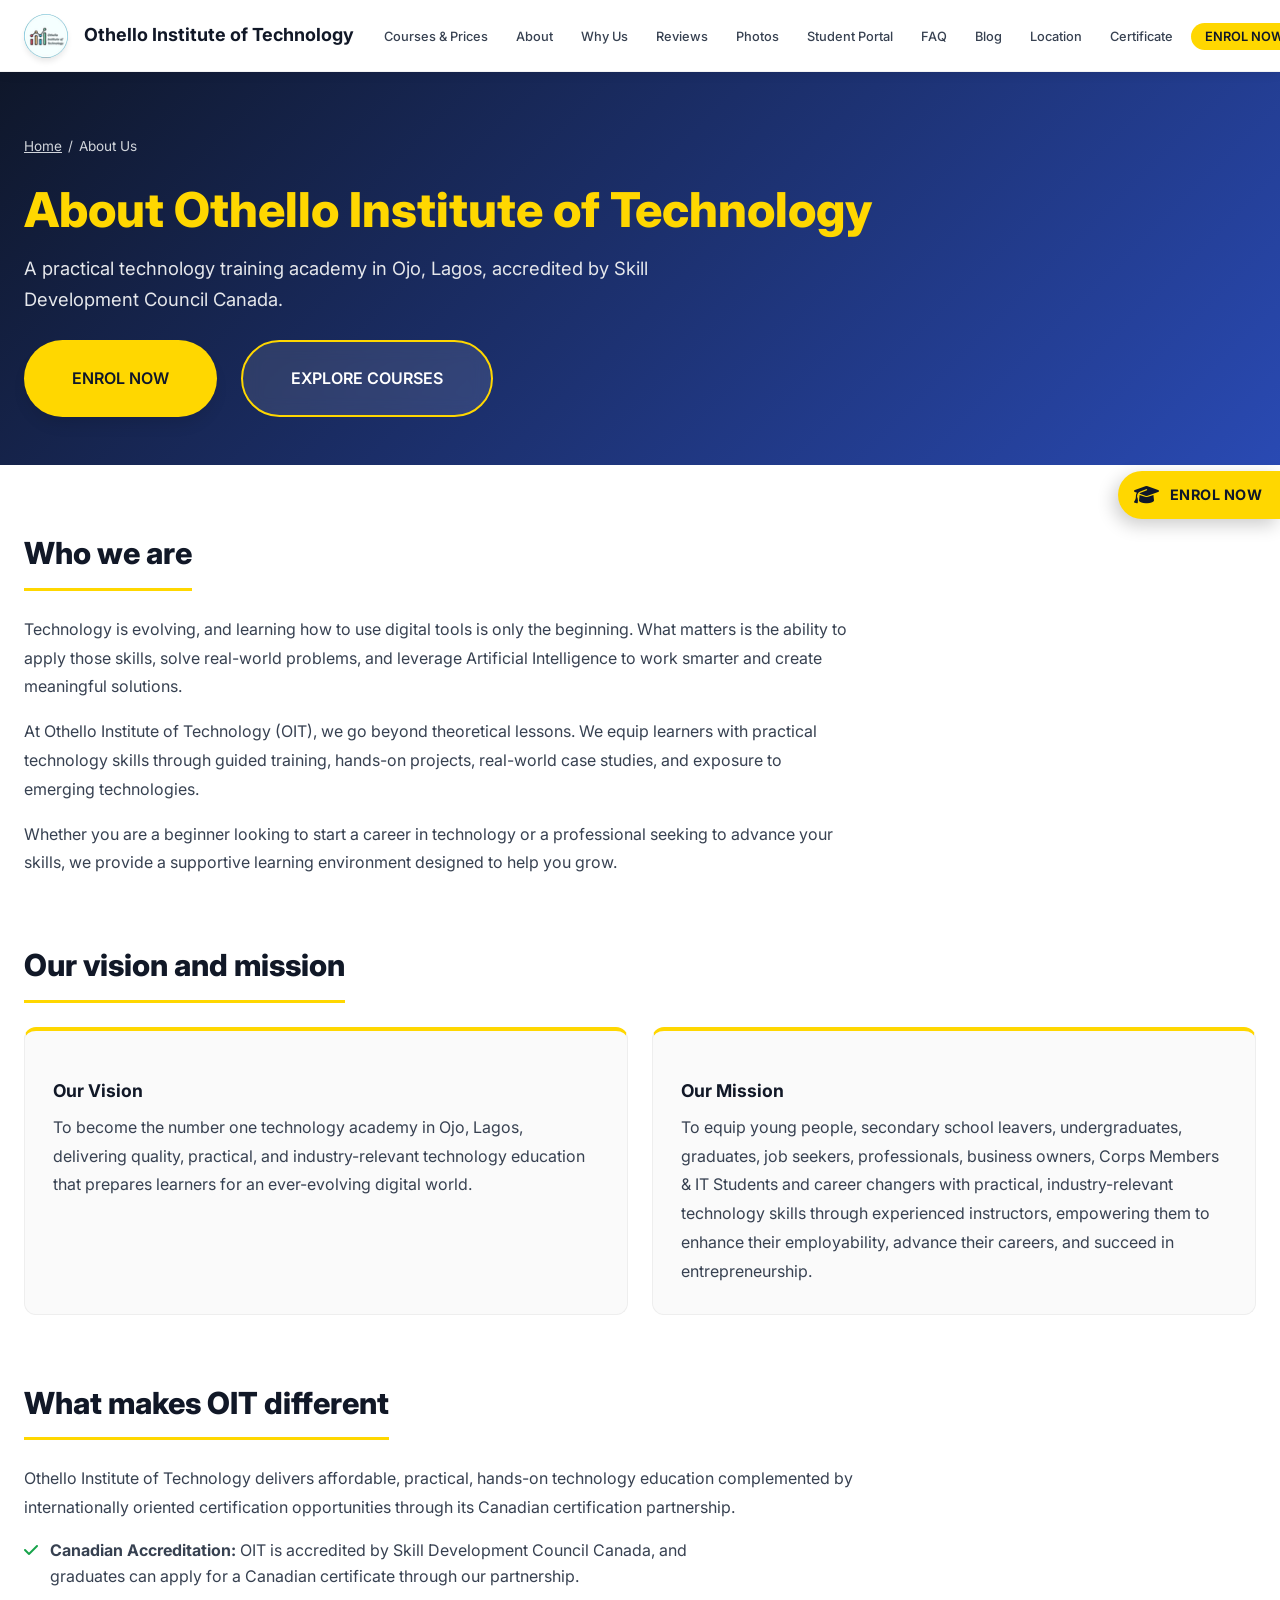
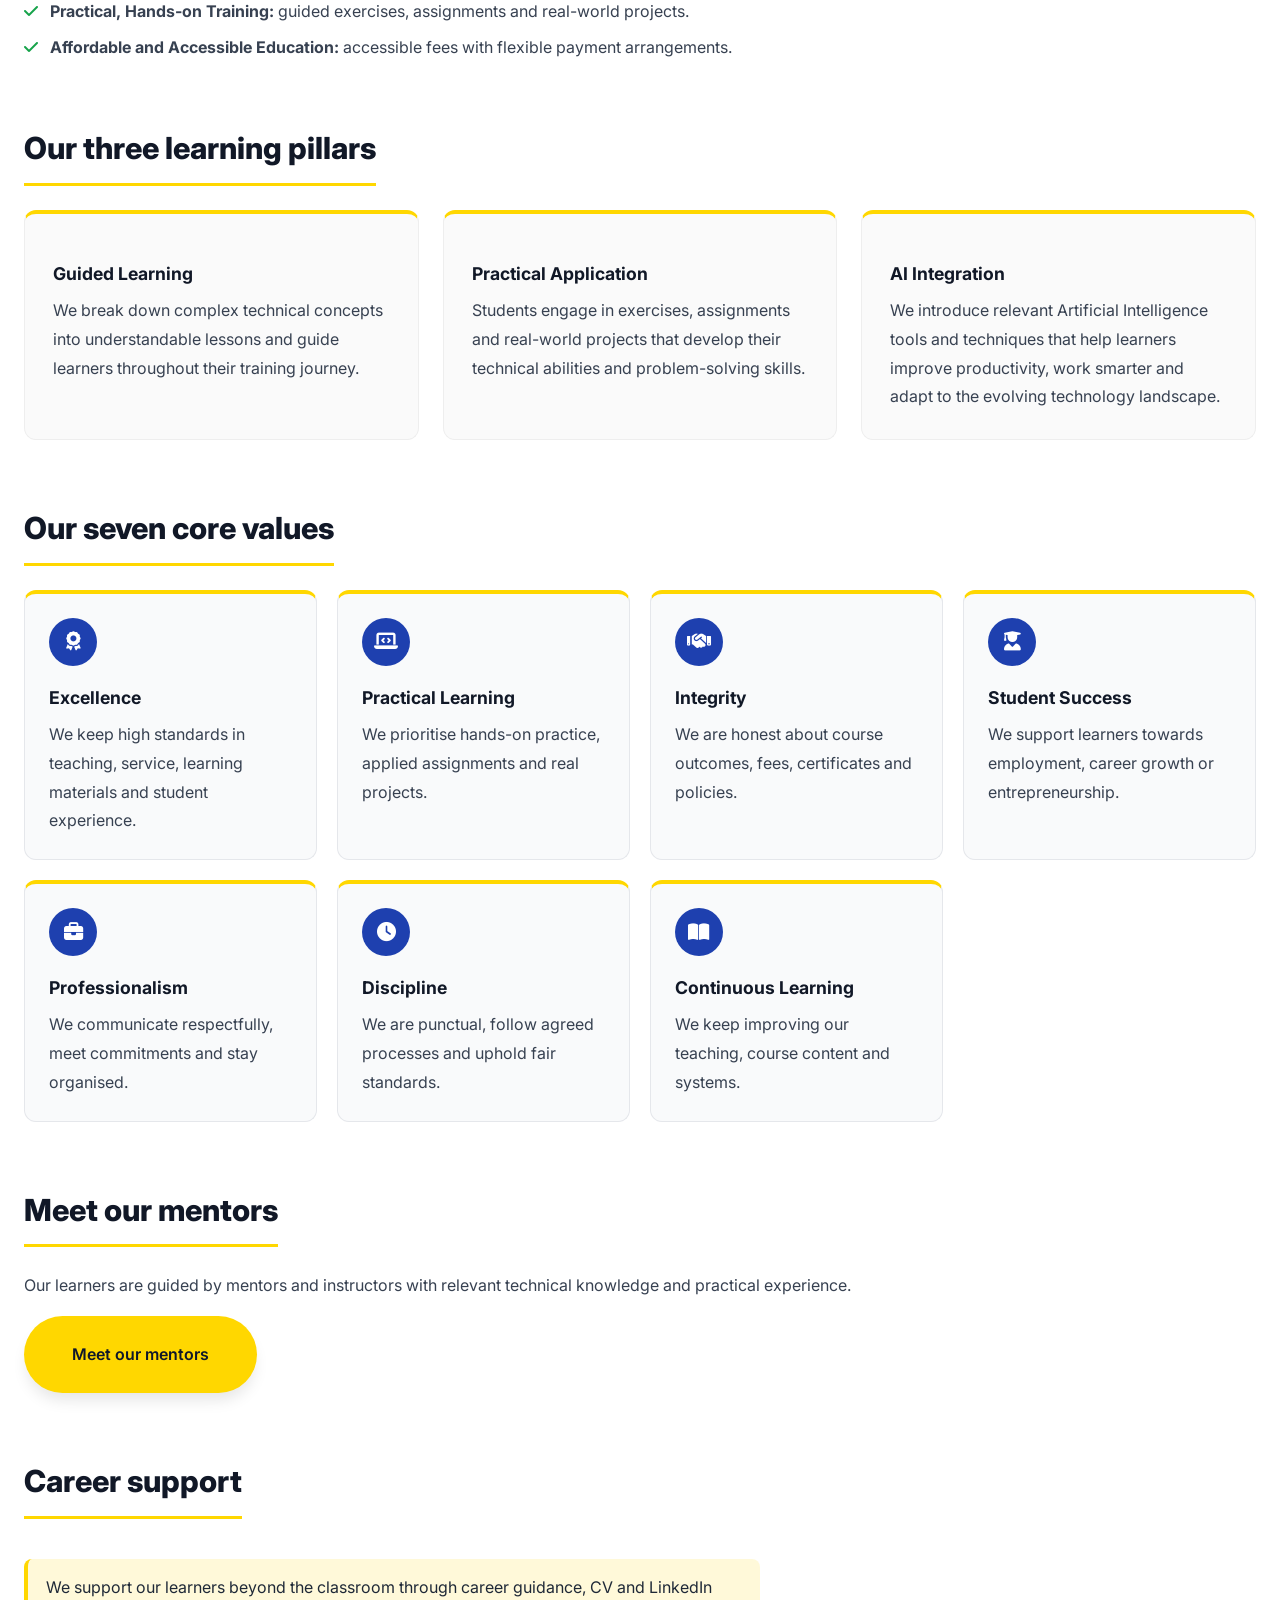
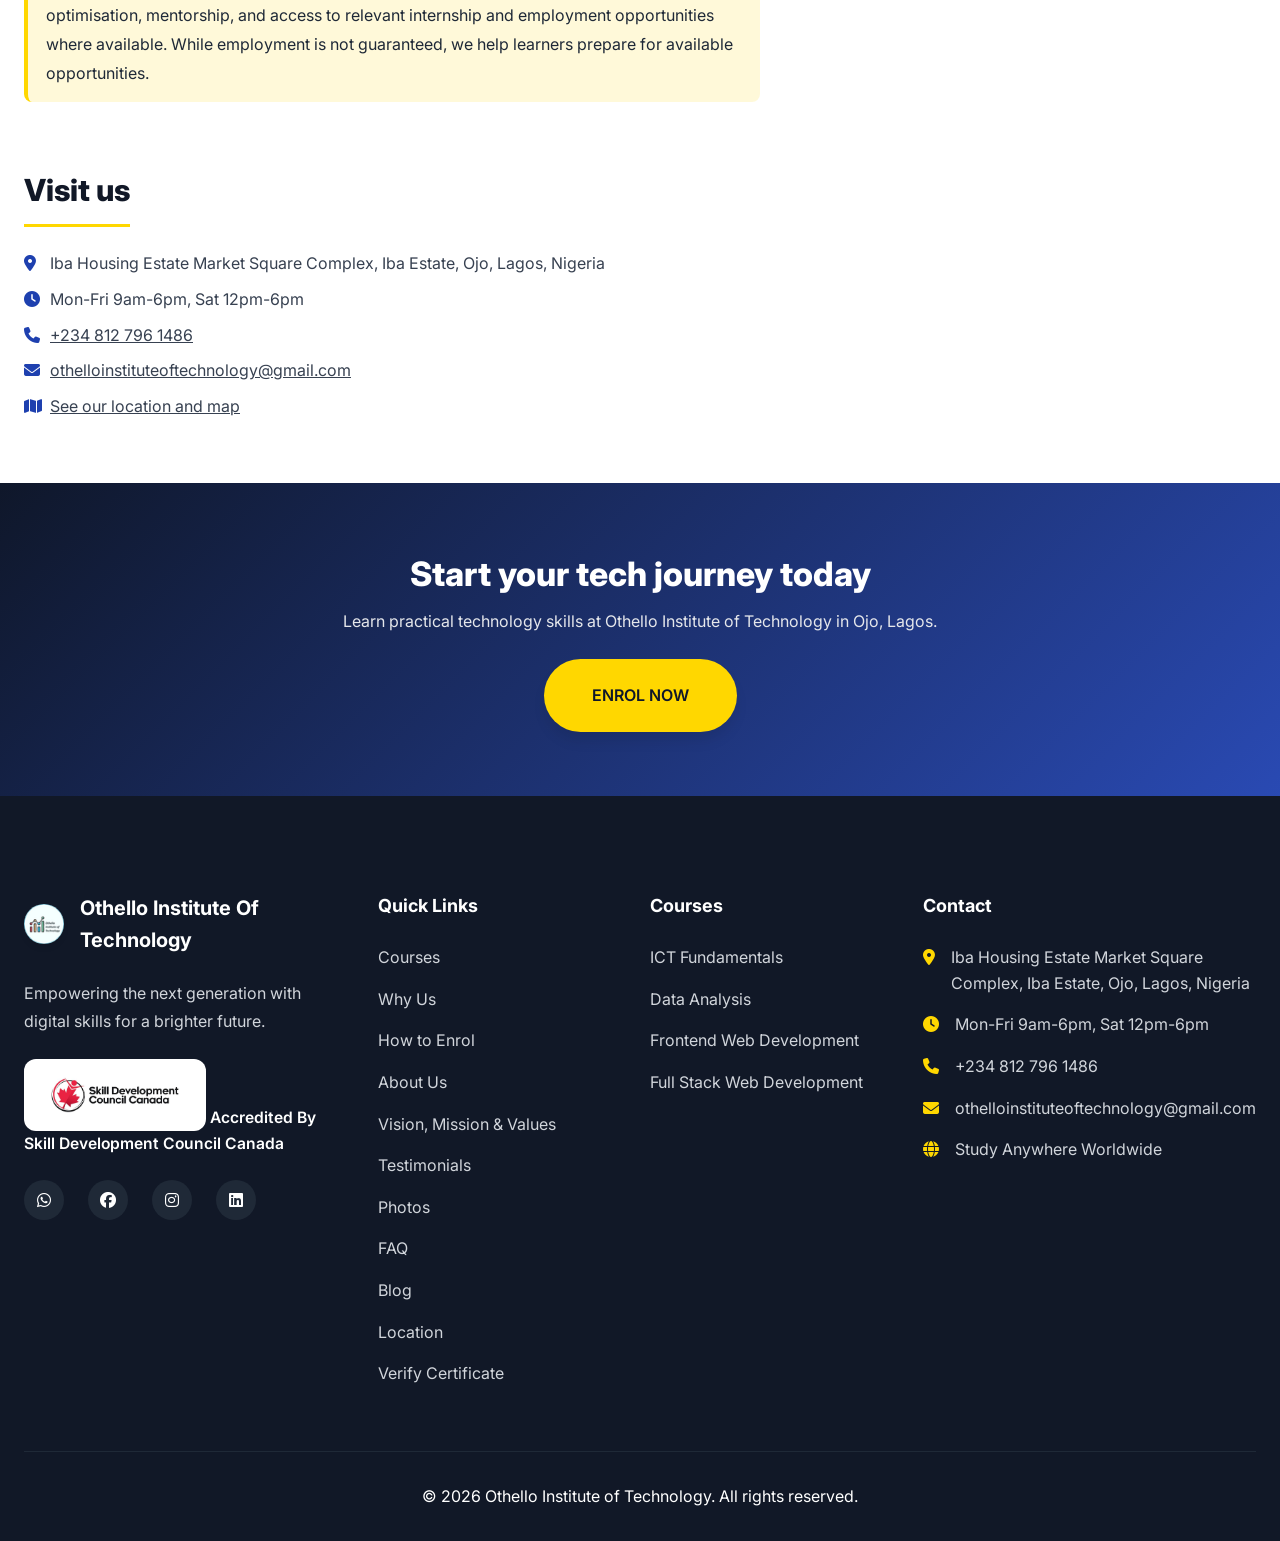
<file: about/index.html>
<!DOCTYPE html>
<html lang="en">
<head>
  <meta charset="UTF-8">
  <meta name="viewport" content="width=device-width, initial-scale=1.0">
  <title>About Us | Technology Academy in Ojo, Lagos | Othello Institute</title>
  <meta name="description" content="Learn about Othello Institute of Technology: our vision, mission, core values and practical approach to technology training in Ojo, Lagos.">
  <meta name="robots" content="index, follow, max-image-preview:large">
  <meta name="theme-color" content="#FFD700">
  <link rel="canonical" href="https://othelloinstituteoftechnology.com/about/">
  <meta property="og:type" content="website">
  <meta property="og:site_name" content="Othello Institute of Technology">
  <meta property="og:title" content="About Us | Technology Academy in Ojo, Lagos | Othello Institute">
  <meta property="og:description" content="Learn about Othello Institute of Technology: our vision, mission, core values and practical approach to technology training in Ojo, Lagos.">
  <meta property="og:url" content="https://othelloinstituteoftechnology.com/about/">
  <meta property="og:image" content="https://othelloinstituteoftechnology.com/img/preview_branded.jpg">
  <meta property="og:image:alt" content="Othello Institute of Technology, technology training academy in Ojo, Lagos">
  <meta property="og:locale" content="en_NG">
  <meta name="twitter:card" content="summary_large_image">
  <meta name="twitter:title" content="About Us | Technology Academy in Ojo, Lagos | Othello Institute">
  <meta name="twitter:description" content="Learn about Othello Institute of Technology: our vision, mission, core values and practical approach to technology training in Ojo, Lagos.">
  <meta name="twitter:image" content="https://othelloinstituteoftechnology.com/img/preview_branded.jpg">
  <link rel="icon" href="../img/favicon.ico" type="image/x-icon">
  <link rel="icon" href="../img/favicon.png" type="image/png" sizes="48x48">
  <link rel="apple-touch-icon" href="../img/favicon.png">
  <link rel="preconnect" href="https://fonts.googleapis.com">
  <link rel="preconnect" href="https://fonts.gstatic.com" crossorigin>
  <link href="https://fonts.googleapis.com/css2?family=Inter:wght@300;400;500;600;700;800;900&display=swap" rel="stylesheet">
  <link rel="stylesheet" href="https://cdnjs.cloudflare.com/ajax/libs/font-awesome/6.5.0/css/all.min.css">
  <link rel="stylesheet" href="../css/styles.css">
  <link rel="stylesheet" href="../css/pages.css">
  <script type="application/ld+json">
{
  "@context": "https://schema.org",
  "@type": "AboutPage",
  "name": "About Othello Institute of Technology",
  "url": "https://othelloinstituteoftechnology.com/about/",
  "description": "Learn about Othello Institute of Technology: our vision, mission, core values and practical approach to technology training in Ojo, Lagos.",
  "about": {
    "@type": "EducationalOrganization",
    "@id": "https://othelloinstituteoftechnology.com/#organization",
    "name": "Othello Institute of Technology",
    "url": "https://othelloinstituteoftechnology.com/"
  }
}
  </script>
  <script type="application/ld+json">
{
  "@context": "https://schema.org",
  "@type": "BreadcrumbList",
  "itemListElement": [
    {
      "@type": "ListItem",
      "position": 1,
      "name": "Home",
      "item": "https://othelloinstituteoftechnology.com/"
    },
    {
      "@type": "ListItem",
      "position": 2,
      "name": "About Us",
      "item": "https://othelloinstituteoftechnology.com/about/"
    }
  ]
}
  </script>
</head>
<body>
  <header class="navbar">
    <div class="nav-container">
      <a class="logo" href="../" aria-label="Othello Institute of Technology home">
        <div class="logo-icon">
          <img src="../img/favicon.ico" alt="Othello Institute Logo">
        </div>
        <span class="logo-text">Othello Institute of Technology</span>
      </a>
      <nav class="nav-menu">
        <ul>
          
          <li><a href="../#courses">Courses &amp; Prices</a></li>
          <li><a href="../about/" aria-current="page">About</a></li>
          <li><a href="../#why-choose">Why Us</a></li>
          <!-- <li><a href="../#scholarship">Scholarship</a></li> -->
          <li><a href="../#testimonials">Reviews</a></li>
          <li><a href="../#gallery">Photos</a></li>
          <li><a href="https://oitlmsstudentplatform.onrender.com" target="_blank" rel="noopener noreferrer">Student Portal</a></li>
          <li><a href="../#faq">FAQ</a></li>
          <li><a href="../blog/index.html">Blog</a></li>
          <li><a href="../#location">Location</a></li>
          <li><a href="../#verify-certificate">Certificate</a></li>
          <li><a href="../#register" class="nav-cta">ENROL NOW</a></li>
          
          
        </ul>
      </nav>
      <div class="header-accred">
        <img src="../img/sdcc-logo.jpg" alt="Skill Development Council Canada logo" width="838" height="312">
        <span class="accred-label">Accredited By Skill Development Council Canada</span>
      </div>
      <button class="mobile-toggle" aria-label="Toggle menu">
        <i class="fa-solid fa-bars"></i>
      </button>
    </div>
  </header>
  <div class="accred-strip">
    <img src="../img/sdcc-logo.jpg" alt="Skill Development Council Canada logo" width="838" height="312">
    <span class="accred-label">Accredited By Skill Development Council Canada</span>
  </div>

  <main>
    <section class="page-hero">
      <div class="container">
        <nav class="breadcrumb" aria-label="Breadcrumb"><ol><li><a href="../">Home</a></li><li aria-current="page">About Us</li></ol></nav>
        <h1>About Othello Institute of Technology</h1>
        <p class="lead">A practical technology training academy in Ojo, Lagos, accredited by Skill Development Council Canada.</p>
        <div class="hero-cta">
          <a href="../#register" class="btn btn-primary"><span>ENROL NOW</span></a>
          <a href="../#courses" class="btn btn-secondary"><span>EXPLORE COURSES</span></a>
        </div>
      </div>
    </section>

    <div class="page-main">
      <div class="container">
        <section class="page-section wide" id="who-we-are">
          <h2>Who we are</h2>
          <p>Technology is evolving, and learning how to use digital tools is only the beginning. What matters is the ability to apply those skills, solve real-world problems, and leverage Artificial Intelligence to work smarter and create meaningful solutions.</p>
          <p>At Othello Institute of Technology (OIT), we go beyond theoretical lessons. We equip learners with practical technology skills through guided training, hands-on projects, real-world case studies, and exposure to emerging technologies.</p>
          <p>Whether you are a beginner looking to start a career in technology or a professional seeking to advance your skills, we provide a supportive learning environment designed to help you grow.</p>
        </section>

        <section class="page-section" id="vision-mission">
          <h2>Our vision and mission</h2>
          <div class="about-page-grid">
            <div class="about-card"><h3>Our Vision</h3><p>To become the number one technology academy in Ojo, Lagos, delivering quality, practical, and industry-relevant technology education that prepares learners for an ever-evolving digital world.</p></div>
            <div class="about-card"><h3>Our Mission</h3><p>To equip young people, secondary school leavers, undergraduates, graduates, job seekers, professionals, business owners, Corps Members &amp; IT Students and career changers with practical, industry-relevant technology skills through experienced instructors, empowering them to enhance their employability, advance their careers, and succeed in entrepreneurship.</p></div>
          </div>
        </section>

        <section class="page-section wide" id="usp">
          <h2>What makes OIT different</h2>
          <p>Othello Institute of Technology delivers affordable, practical, hands-on technology education complemented by internationally oriented certification opportunities through its Canadian certification partnership.</p>
          <ul class="tick-list">
            <li><i class="fas fa-check" aria-hidden="true"></i><span><strong>Canadian Accreditation:</strong> OIT is accredited by Skill Development Council Canada, and graduates can apply for a Canadian certificate through our partnership.</span></li>
            <li><i class="fas fa-check" aria-hidden="true"></i><span><strong>Practical, Hands-on Training:</strong> guided exercises, assignments and real-world projects.</span></li>
            <li><i class="fas fa-check" aria-hidden="true"></i><span><strong>Affordable and Accessible Education:</strong> accessible fees with flexible payment arrangements.</span></li>
          </ul>
        </section>

        <section class="page-section" id="approach">
          <h2>Our three learning pillars</h2>
          <div class="about-page-grid"><div class="about-card"><h3>Guided Learning</h3><p>We break down complex technical concepts into understandable lessons and guide learners throughout their training journey.</p></div><div class="about-card"><h3>Practical Application</h3><p>Students engage in exercises, assignments and real-world projects that develop their technical abilities and problem-solving skills.</p></div><div class="about-card"><h3>AI Integration</h3><p>We introduce relevant Artificial Intelligence tools and techniques that help learners improve productivity, work smarter and adapt to the evolving technology landscape.</p></div></div>
        </section>

        <section class="page-section" id="core-values">
          <h2>Our seven core values</h2>
          <ul class="values-full"><li class="value-card"><i class="fas fa-award" aria-hidden="true"></i><h3>Excellence</h3><p>We keep high standards in teaching, service, learning materials and student experience.</p></li><li class="value-card"><i class="fas fa-laptop-code" aria-hidden="true"></i><h3>Practical Learning</h3><p>We prioritise hands-on practice, applied assignments and real projects.</p></li><li class="value-card"><i class="fas fa-handshake" aria-hidden="true"></i><h3>Integrity</h3><p>We are honest about course outcomes, fees, certificates and policies.</p></li><li class="value-card"><i class="fas fa-user-graduate" aria-hidden="true"></i><h3>Student Success</h3><p>We support learners towards employment, career growth or entrepreneurship.</p></li><li class="value-card"><i class="fas fa-briefcase" aria-hidden="true"></i><h3>Professionalism</h3><p>We communicate respectfully, meet commitments and stay organised.</p></li><li class="value-card"><i class="fas fa-clock" aria-hidden="true"></i><h3>Discipline</h3><p>We are punctual, follow agreed processes and uphold fair standards.</p></li><li class="value-card"><i class="fas fa-book-open" aria-hidden="true"></i><h3>Continuous Learning</h3><p>We keep improving our teaching, course content and systems.</p></li></ul>
        </section>

        <section class="page-section wide" id="mentors">
          <h2>Meet our mentors</h2>
          <p>Our learners are guided by mentors and instructors with relevant technical knowledge and practical experience.</p>
          <p><a class="btn btn-primary" href="../#instructors"><span>Meet our mentors</span></a></p>
        </section>

        <section class="page-section wide" id="career-support">
          <h2>Career support</h2>
          <div class="note-box"><p>We support our learners beyond the classroom through career guidance, CV and LinkedIn optimisation, mentorship, and access to relevant internship and employment opportunities where available. While employment is not guaranteed, we help learners prepare for available opportunities.</p></div>
        </section>

        <section class="page-section" id="visit">
          <h2>Visit us</h2>
          <ul class="contact-lines">
            <li><i class="fas fa-map-marker-alt" aria-hidden="true"></i> Iba Housing Estate Market Square Complex, Iba Estate, Ojo, Lagos, Nigeria</li>
            <li><i class="fas fa-clock" aria-hidden="true"></i> Mon-Fri 9am-6pm, Sat 12pm-6pm</li>
            <li><i class="fas fa-phone" aria-hidden="true"></i> <a href="tel:+2348127961486">+234 812 796 1486</a></li>
            <li><i class="fas fa-envelope" aria-hidden="true"></i> <a href="mailto:othelloinstituteoftechnology@gmail.com">othelloinstituteoftechnology@gmail.com</a></li>
            <li><i class="fas fa-map" aria-hidden="true"></i> <a href="../#location">See our location and map</a></li>
          </ul>
        </section>
      </div>
    </div>

    <section class="page-cta">
      <div class="container">
        <h2>Start your tech journey today</h2>
        <p>Learn practical technology skills at Othello Institute of Technology in Ojo, Lagos.</p>
        <div class="hero-cta"><a href="../#register" class="btn btn-primary"><span>ENROL NOW</span></a></div>
      </div>
    </section>
  </main>

  <footer class="footer">
    <div class="container">
      <div class="footer-grid">
        <div class="footer-col">
          <div class="footer-logo">
            <div class="logo-icon">
              <img src="../img/favicon.ico" alt="Othello Institute Logo">
            </div>
            <span>Othello Institute Of Technology</span>
          </div>
          <p>Empowering the next generation with digital skills for a brighter future.</p>
          <div class="footer-accred">
            <span class="footer-accred-badge"><img src="../img/sdcc-logo.jpg" alt="Skill Development Council Canada logo" width="838" height="312" loading="lazy"></span>
            <span class="footer-accred-label">Accredited By Skill Development Council Canada</span>
          </div>
          <div class="social-links">
            <a href="https://wa.me/2348127961486?text=Hello%20Othello%20Institute!%20I%20would%20like%20to%20learn%20more%20about%20your%20training%20programs%20and%20courses." target="_blank" aria-label="WhatsApp"><i class="fab fa-whatsapp"></i></a>
            <a href="https://www.facebook.com/share/19k35odurU/?mibextid=wwXIfr" target="_blank" aria-label="Facebook"><i class="fab fa-facebook"></i></a>
            <a href="https://www.instagram.com/othelloinstituteoftechnology" target="_blank" aria-label="Instagram"><i class="fab fa-instagram"></i></a>
            <a href="https://www.linkedin.com/company/othello-institute-of-technology/" target="_blank" aria-label="LinkedIn"><i class="fab fa-linkedin"></i></a>
          </div>
        </div>

        <div class="footer-col">
          <h3>Quick Links</h3>
          <ul>
            <li><a href="../#courses">Courses</a></li>
            <li><a href="../#why-choose">Why Us</a></li>
            <li><a href="../#registration-process">How to Enrol</a></li>
            <li><a href="../about/">About Us</a></li>
            <li><a href="../about/#core-values">Vision, Mission &amp; Values</a></li>
            <li><a href="../#testimonials">Testimonials</a></li>
            <li><a href="../#gallery">Photos</a></li>
            <li><a href="../#faq">FAQ</a></li>
            <li><a href="../blog/index.html">Blog</a></li>
           <li><a href="../#location">Location</a></li>
            <li><a href="../#verify-certificate">Verify Certificate</a></li>
          </ul>
        </div>

        <div class="footer-col">
          <h3>Courses</h3>
          <ul>
            <li><a href="../courses/ict-fundamentals/">ICT Fundamentals</a></li>
            <li><a href="../courses/data-analysis/">Data Analysis</a></li>
            <li><a href="../courses/frontend-web-development/">Frontend Web Development</a></li>
            <li><a href="../courses/full-stack-web-development/">Full Stack Web Development</a></li>
          </ul>
        </div>

        <div class="footer-col">
          <h3>Contact</h3>
          <ul class="contact-list">
            <li><i class="fas fa-map-marker-alt"></i> Iba Housing Estate Market Square Complex, Iba Estate, Ojo, Lagos, Nigeria</li>
            <li><i class="fas fa-clock"></i> Mon-Fri 9am-6pm, Sat 12pm-6pm</li>
            <li><i class="fas fa-phone"></i> +234 812 796 1486</li>
            <li><i class="fas fa-envelope"></i>othelloinstituteoftechnology@gmail.com</li>
            <li><i class="fas fa-globe"></i> Study Anywhere Worldwide</li>
          </ul>
        </div>
      </div>

      <div class="footer-bottom">
        <p>&copy; <span id="current-year">2025</span> Othello Institute of Technology. All rights reserved.</p>
      </div>
    </div>
  </footer>
  <a href="../#register" class="enrol-float" id="enrolFloat" aria-label="ENROL NOW. Start your tech journey today.">
    <i class="fas fa-graduation-cap" aria-hidden="true"></i>
    <span class="enrol-float-text"><strong>ENROL NOW</strong><small>Start your tech journey today.</small></span>
  </a>

  <script src="../js/site-common.js"></script>
</body>
</html>
</file>
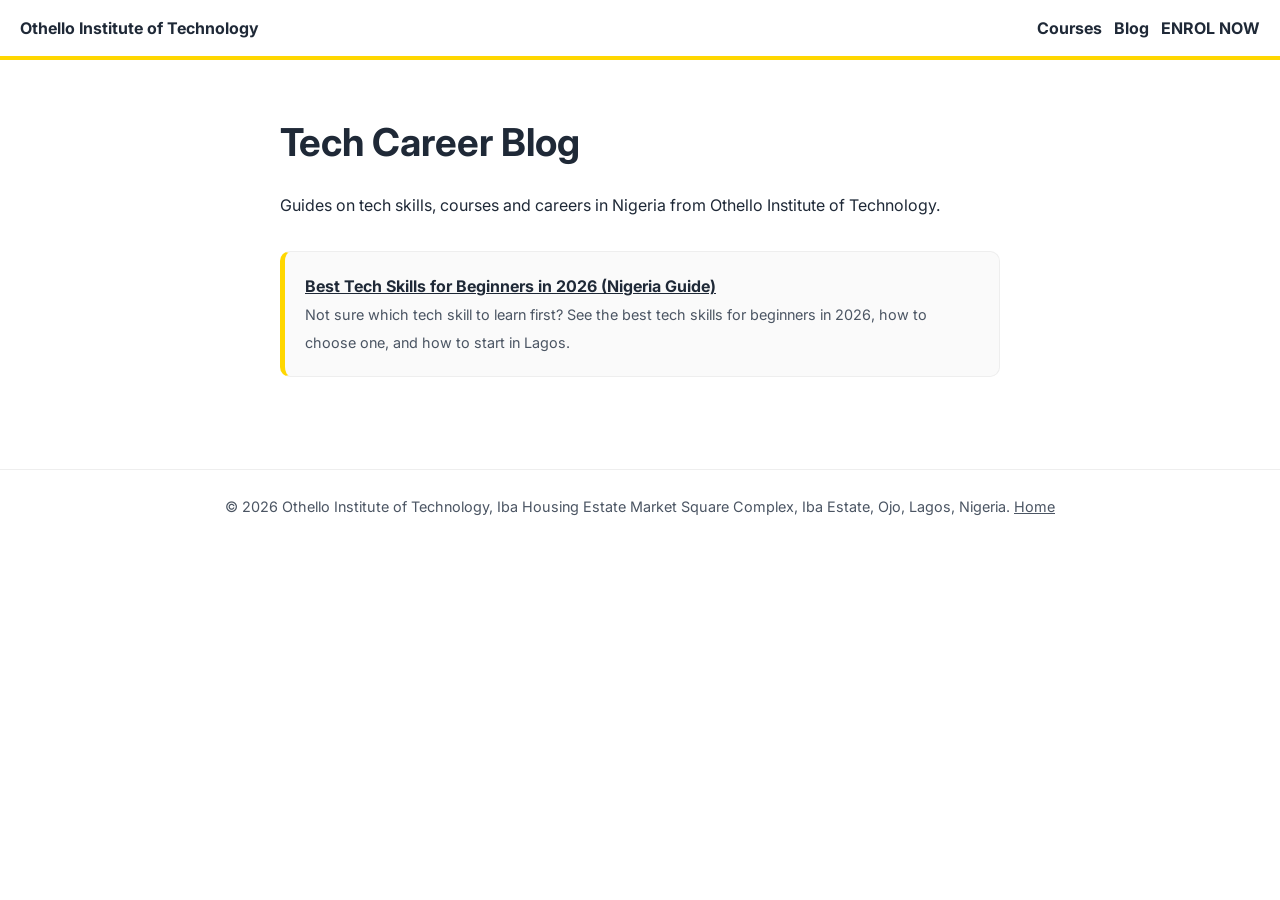
<file: blog/index.html>
<!DOCTYPE html>
<html lang="en"><head><meta charset="UTF-8"><meta name="viewport" content="width=device-width, initial-scale=1.0">
<title>Tech Career Blog | Othello Institute of Technology</title>
<meta name="description" content="Guides on in-demand tech skills, affordable tech courses and tech careers in Nigeria from Othello Institute of Technology, Lagos.">
<meta name="robots" content="index, follow, max-image-preview:large">
<link rel="canonical" href="https://othelloinstituteoftechnology.com/blog/">
<meta property="og:type" content="article"><meta property="og:title" content="Tech Career Blog | Othello Institute of Technology"><meta property="og:description" content="Guides on in-demand tech skills, affordable tech courses and tech careers in Nigeria from Othello Institute of Technology, Lagos."><meta property="og:url" content="https://othelloinstituteoftechnology.com/blog/"><meta property="og:image" content="https://othelloinstituteoftechnology.com/img/preview_branded.jpg">
<link rel="icon" href="../img/favicon.png" type="image/png">
<link href="https://fonts.googleapis.com/css2?family=Inter:wght@400;600;700&display=swap" rel="stylesheet">
<style>
:root{--bg:#fff;--fg:#1f2937;--mut:#4b5563;--acc:#FFD700;--card:#fafafa;--bd:#eee}
@media(prefers-color-scheme:dark){:root{--bg:#111827;--fg:#f3f4f6;--mut:#cbd5e1;--card:#1f2937;--bd:#374151}}
*{box-sizing:border-box}body{margin:0;font-family:Inter,system-ui,sans-serif;background:var(--bg);color:var(--fg);line-height:1.75}
header{border-bottom:4px solid var(--acc);padding:14px 20px;display:flex;gap:16px;justify-content:space-between;align-items:center;flex-wrap:wrap}
header a{color:var(--fg);text-decoration:none;font-weight:700}main{max-width:760px;margin:0 auto;padding:32px 20px 60px}
h1{font-size:clamp(1.7rem,4vw,2.4rem);line-height:1.25}h2{margin-top:2em}.meta{color:var(--mut);font-size:.9rem}
a{color:inherit}.cta{background:var(--card);border:1px solid var(--bd);border-left:5px solid var(--acc);border-radius:10px;padding:20px;margin:2em 0}
.btn{display:inline-block;background:var(--acc);color:#111;padding:10px 20px;border-radius:8px;font-weight:700;text-decoration:none;margin:6px 8px 0 0}
footer{text-align:center;color:var(--mut);padding:24px;border-top:1px solid var(--bd);font-size:.9rem}
</style></head><body>
<header><a href="../index.html">Othello Institute of Technology</a><nav><a href="../index.html#courses">Courses</a> &nbsp; <a href="index.html">Blog</a> &nbsp; <a href="../index.html#register">ENROL NOW</a></nav></header>
<main><h1>Tech Career Blog</h1><p>Guides on tech skills, courses and careers in Nigeria from Othello Institute of Technology.</p>
<div class="cta"><a href="best-tech-skills-for-beginners.html"><strong>Best Tech Skills for Beginners in 2026 (Nigeria Guide)</strong></a><br><span class="meta">Not sure which tech skill to learn first? See the best tech skills for beginners in 2026, how to choose one, and how to start in Lagos.</span></div></main>
<footer>&copy; 2026 Othello Institute of Technology, Iba Housing Estate Market Square Complex, Iba Estate, Ojo, Lagos, Nigeria. <a href="../index.html">Home</a></footer>
</body></html>
</file>
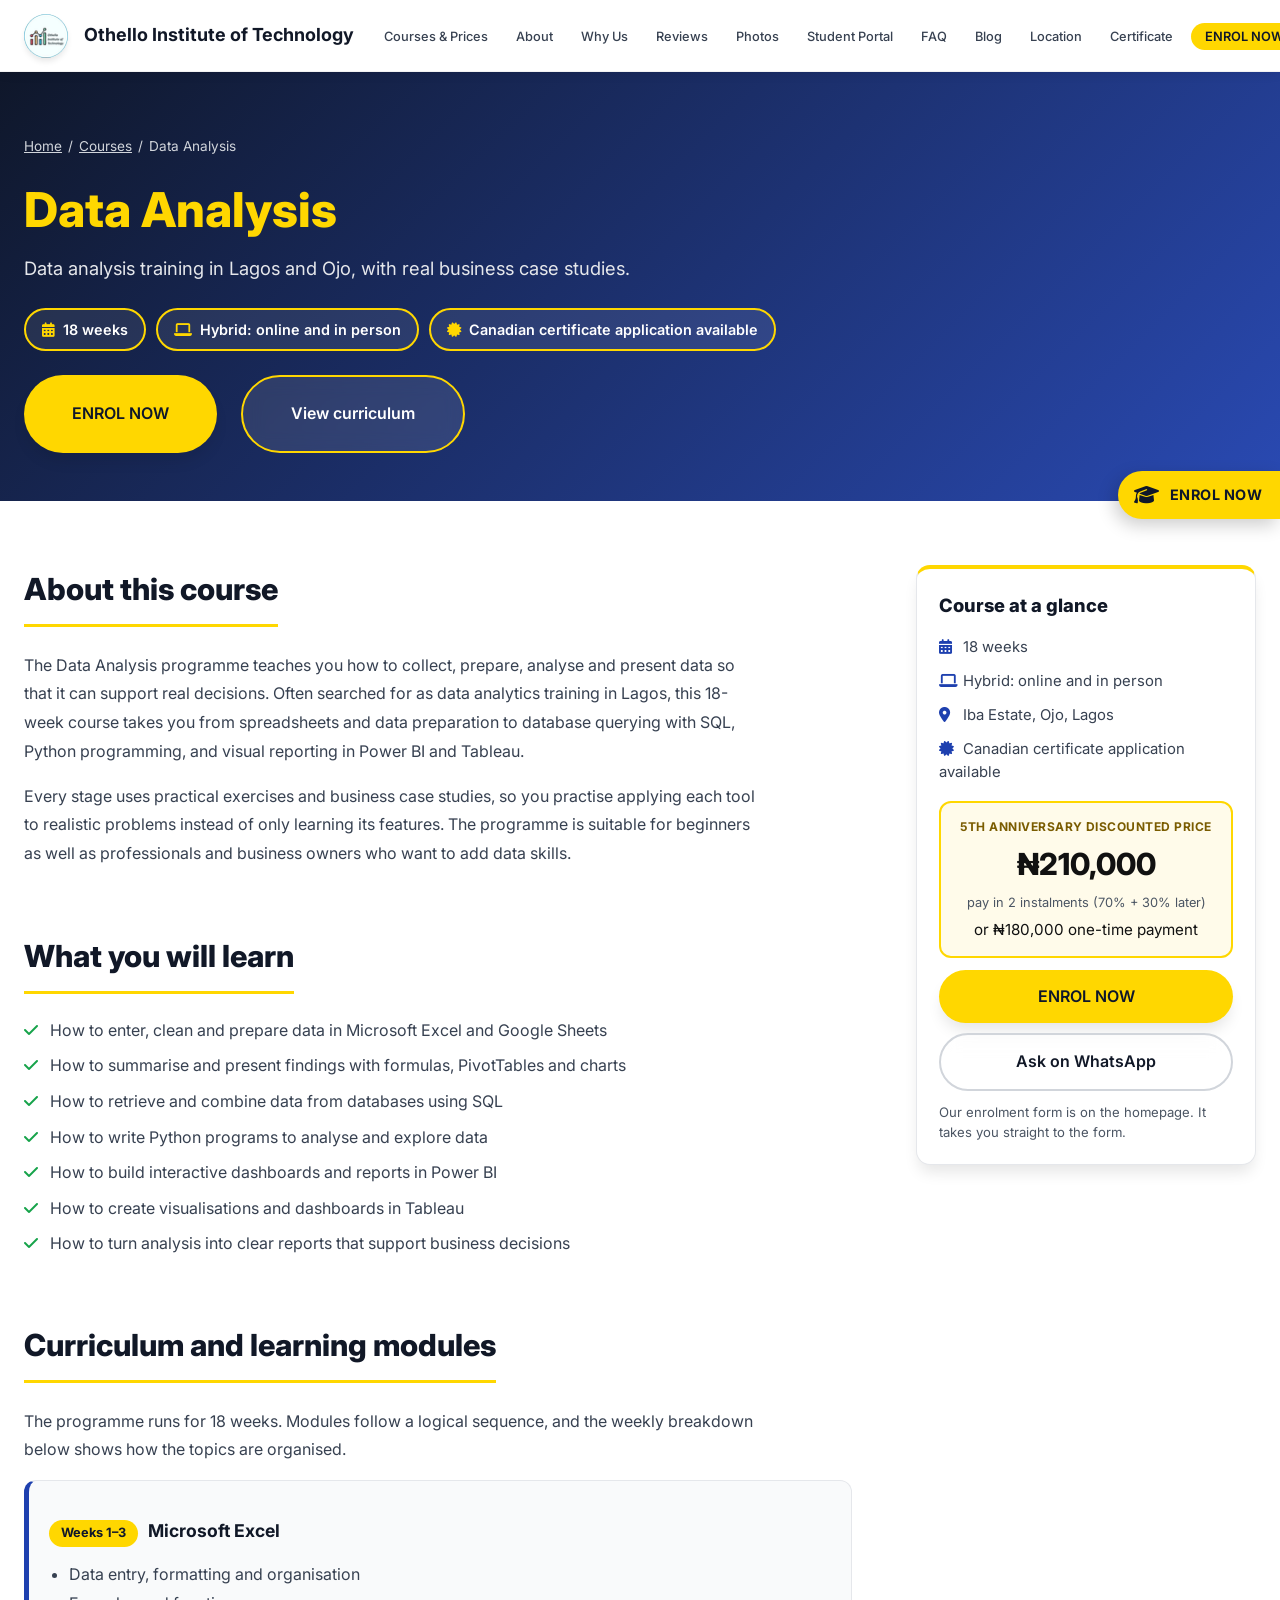
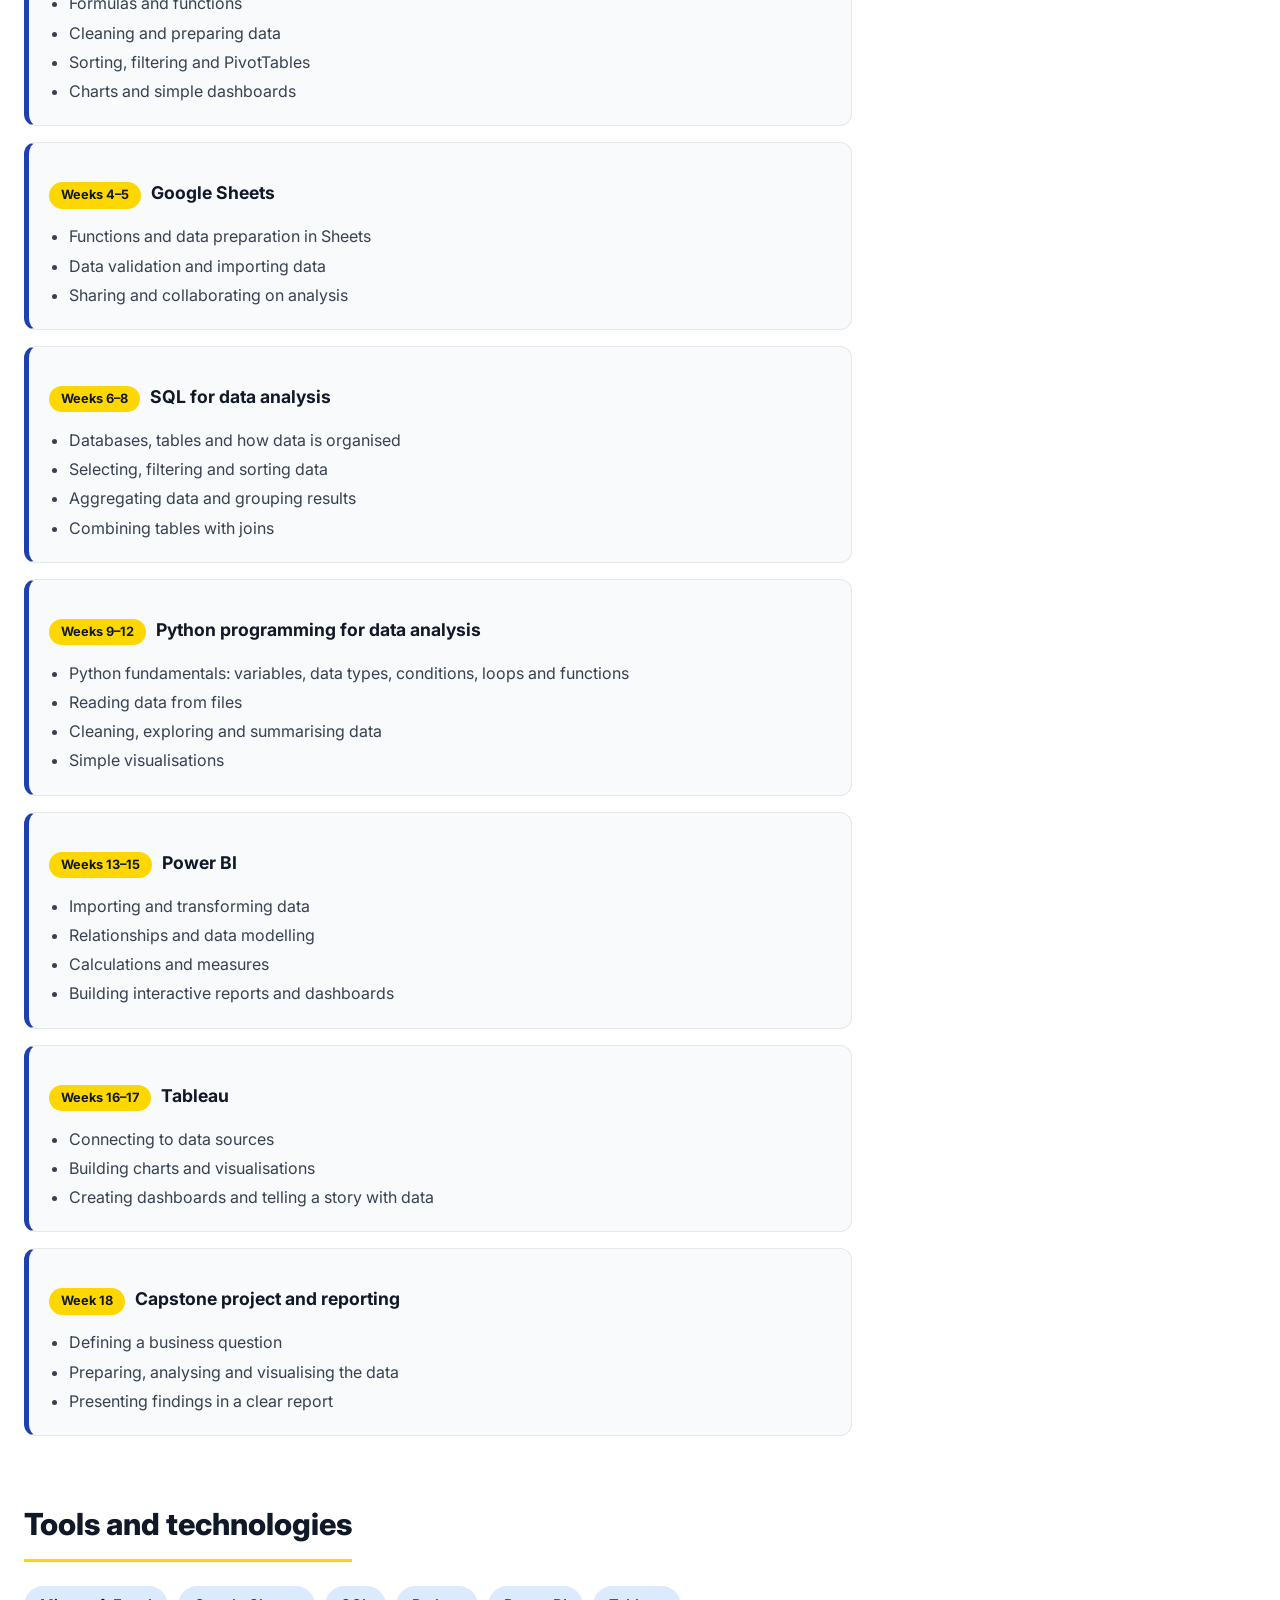
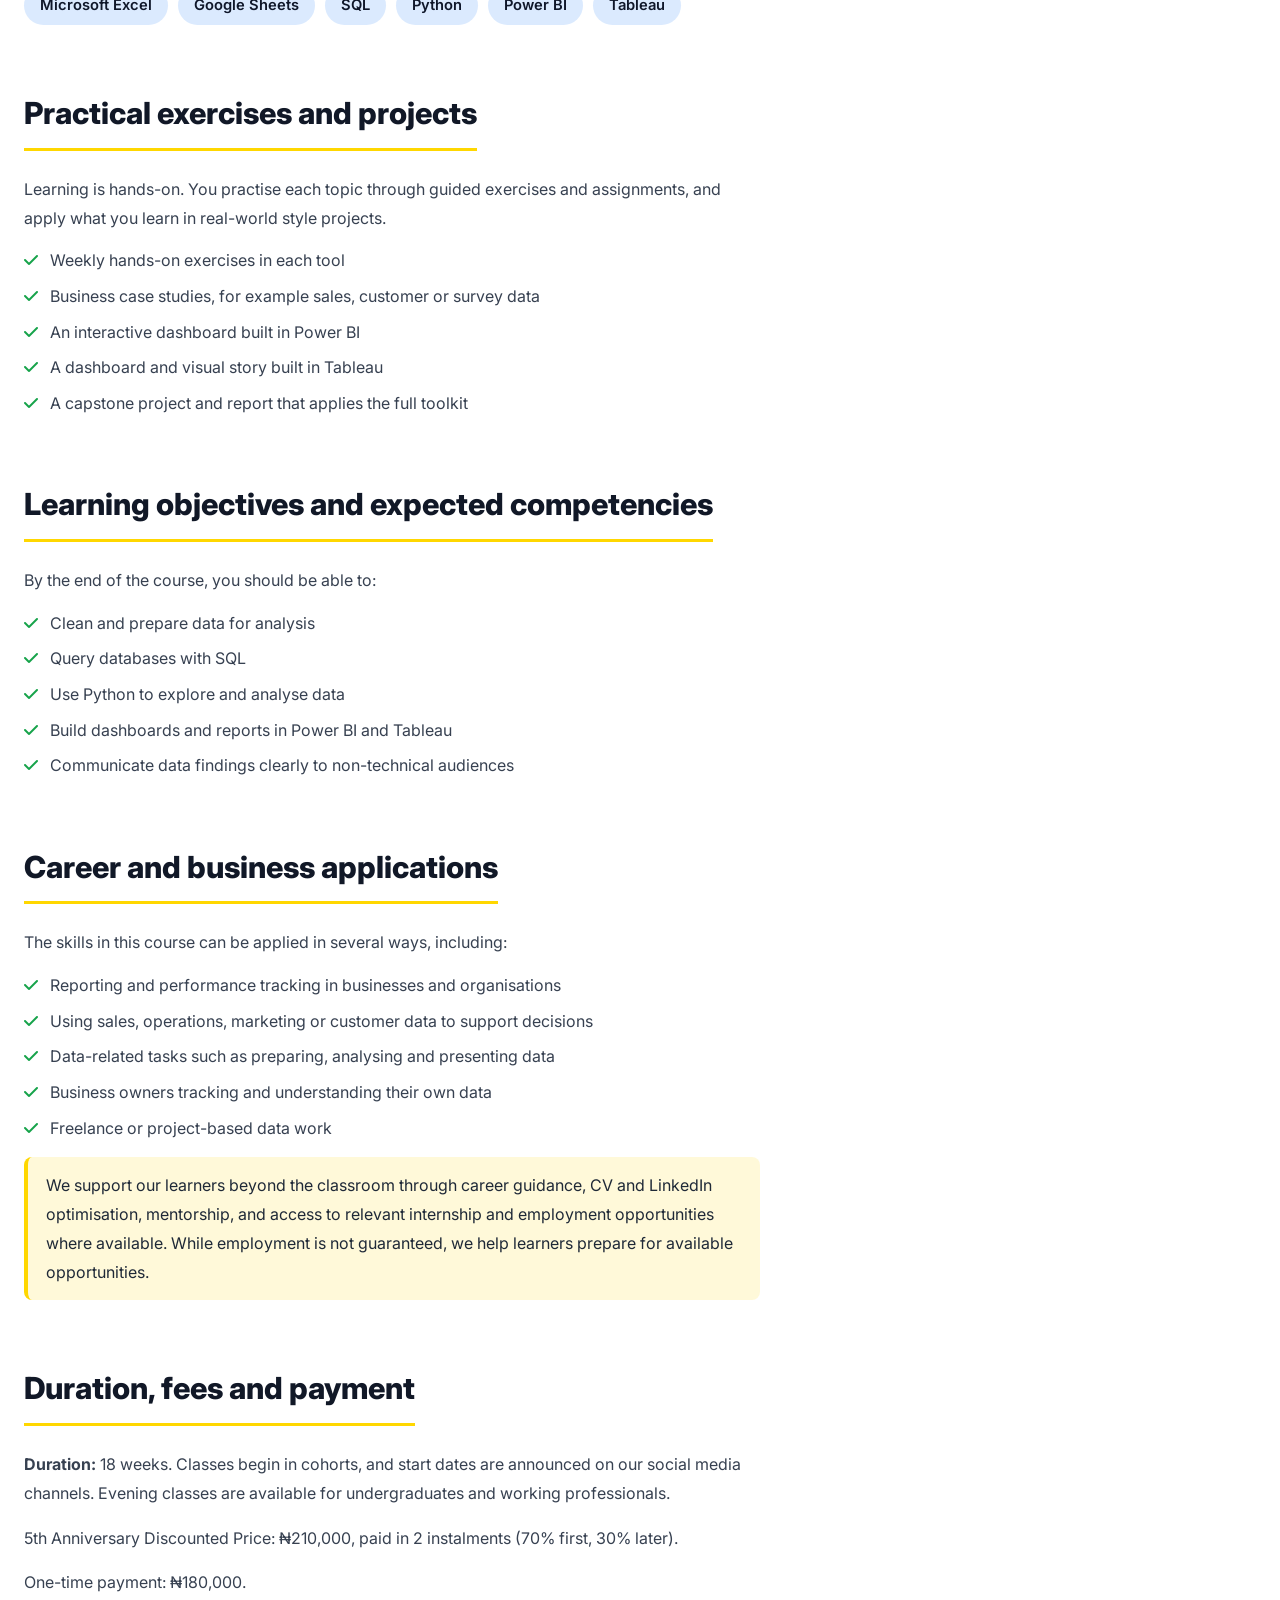
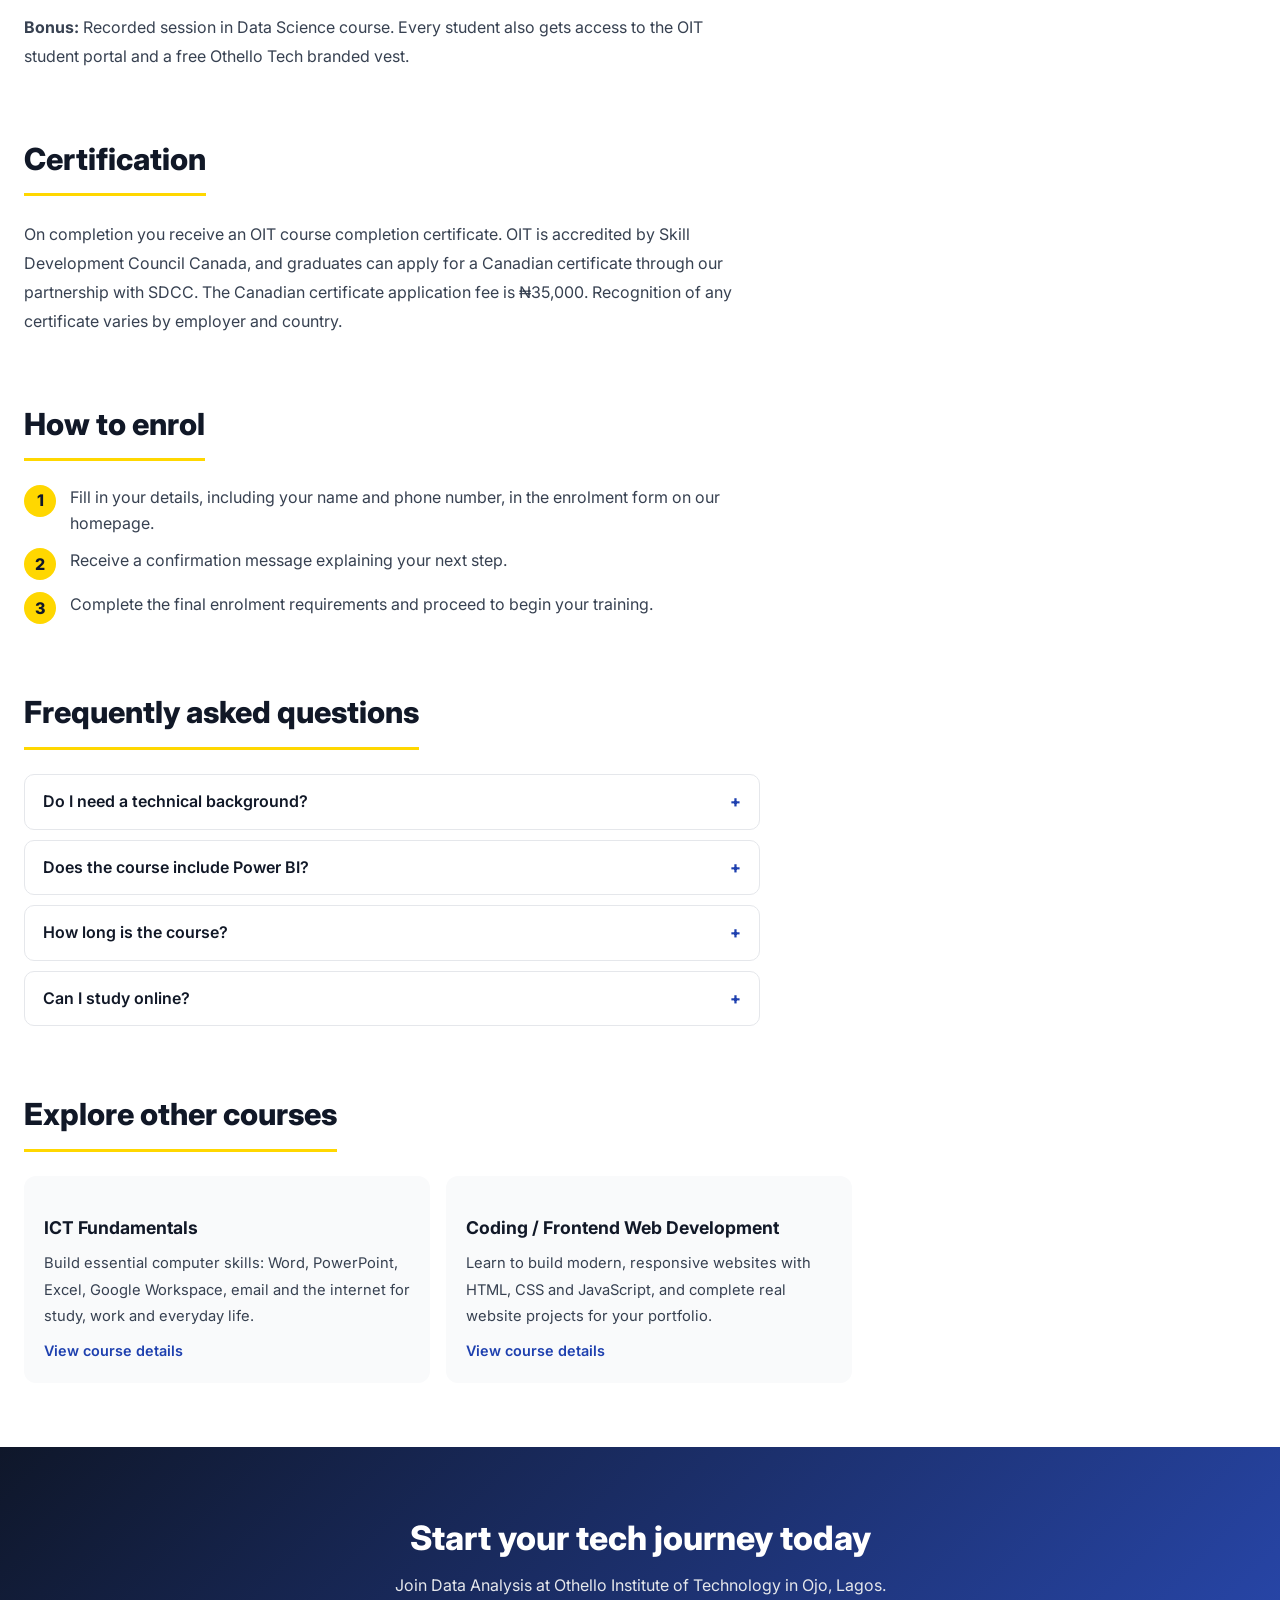
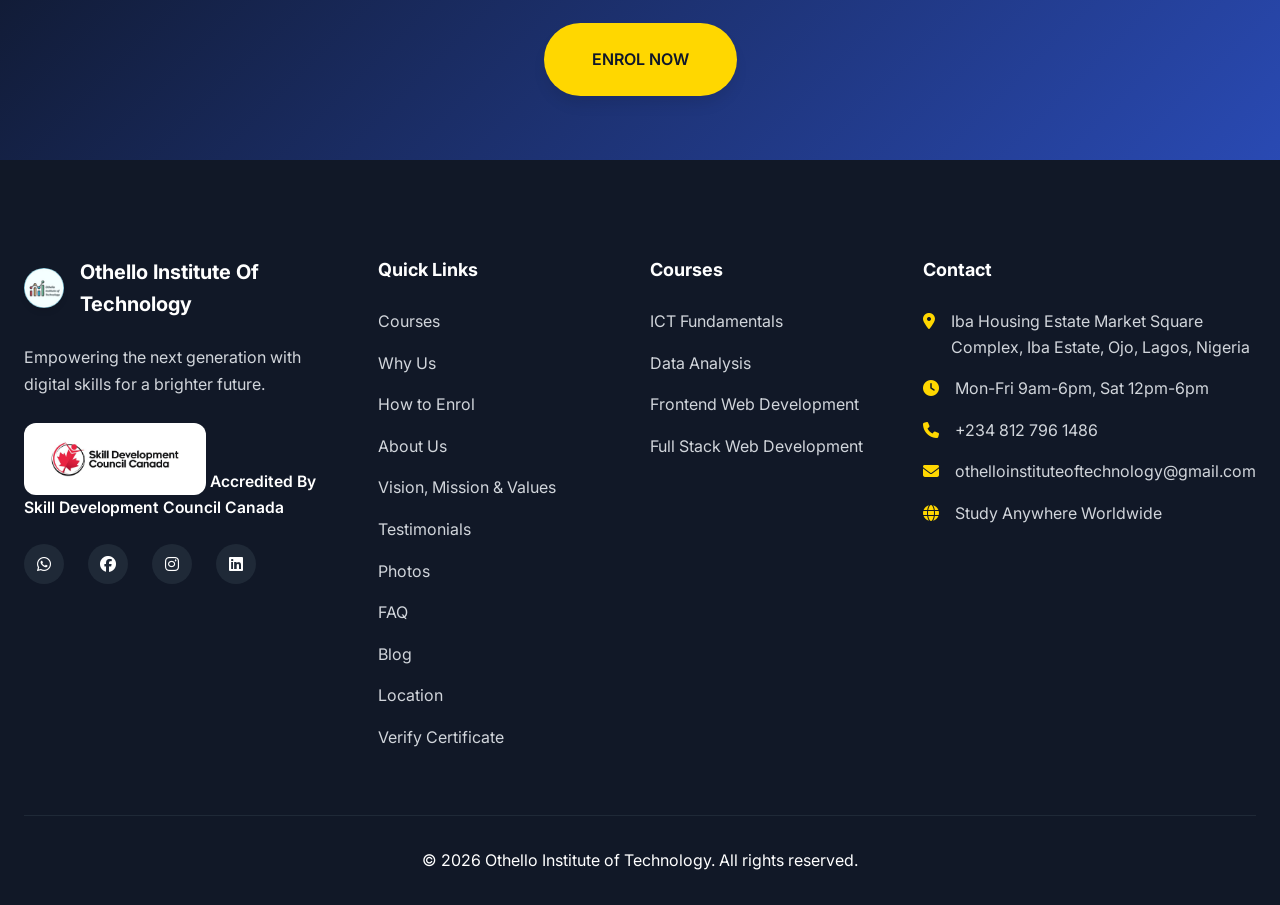
<file: courses/data-analysis/index.html>
<!DOCTYPE html>
<html lang="en">
<head>
  <meta charset="UTF-8">
  <meta name="viewport" content="width=device-width, initial-scale=1.0">
  <title>Data Analysis Training in Lagos &amp; Ojo | Excel, SQL, Power BI | OIT</title>
  <meta name="description" content="Data analysis training in Lagos and Ojo: Excel, Google Sheets, SQL, Python, Power BI and Tableau with business case studies. 18 weeks, hybrid classes.">
  <meta name="robots" content="index, follow, max-image-preview:large">
  <meta name="theme-color" content="#FFD700">
  <link rel="canonical" href="https://othelloinstituteoftechnology.com/courses/data-analysis/">
  <meta property="og:type" content="website">
  <meta property="og:site_name" content="Othello Institute of Technology">
  <meta property="og:title" content="Data Analysis Training in Lagos &amp; Ojo | Excel, SQL, Power BI | OIT">
  <meta property="og:description" content="Data analysis training in Lagos and Ojo: Excel, Google Sheets, SQL, Python, Power BI and Tableau with business case studies. 18 weeks, hybrid classes.">
  <meta property="og:url" content="https://othelloinstituteoftechnology.com/courses/data-analysis/">
  <meta property="og:image" content="https://othelloinstituteoftechnology.com/img/preview_branded.jpg">
  <meta property="og:image:alt" content="Othello Institute of Technology, technology training academy in Ojo, Lagos">
  <meta property="og:locale" content="en_NG">
  <meta name="twitter:card" content="summary_large_image">
  <meta name="twitter:title" content="Data Analysis Training in Lagos &amp; Ojo | Excel, SQL, Power BI | OIT">
  <meta name="twitter:description" content="Data analysis training in Lagos and Ojo: Excel, Google Sheets, SQL, Python, Power BI and Tableau with business case studies. 18 weeks, hybrid classes.">
  <meta name="twitter:image" content="https://othelloinstituteoftechnology.com/img/preview_branded.jpg">
  <link rel="icon" href="../../img/favicon.ico" type="image/x-icon">
  <link rel="icon" href="../../img/favicon.png" type="image/png" sizes="48x48">
  <link rel="apple-touch-icon" href="../../img/favicon.png">
  <link rel="preconnect" href="https://fonts.googleapis.com">
  <link rel="preconnect" href="https://fonts.gstatic.com" crossorigin>
  <link href="https://fonts.googleapis.com/css2?family=Inter:wght@300;400;500;600;700;800;900&display=swap" rel="stylesheet">
  <link rel="stylesheet" href="https://cdnjs.cloudflare.com/ajax/libs/font-awesome/6.5.0/css/all.min.css">
  <link rel="stylesheet" href="../../css/styles.css">
  <link rel="stylesheet" href="../../css/pages.css">
  <script type="application/ld+json">
{
  "@context": "https://schema.org",
  "@type": "Course",
  "name": "Data Analysis",
  "description": "Data analysis training in Lagos and Ojo: Excel, Google Sheets, SQL, Python, Power BI and Tableau with business case studies. 18 weeks, hybrid classes.",
  "url": "https://othelloinstituteoftechnology.com/courses/data-analysis/",
  "provider": {
    "@type": "EducationalOrganization",
    "@id": "https://othelloinstituteoftechnology.com/#organization",
    "name": "Othello Institute of Technology",
    "url": "https://othelloinstituteoftechnology.com/"
  },
  "inLanguage": "en",
  "timeRequired": "P18W",
  "hasCourseInstance": {
    "@type": "CourseInstance",
    "courseMode": [
      "Online",
      "Onsite"
    ],
    "courseWorkload": "P18W",
    "location": {
      "@type": "Place",
      "name": "Othello Institute of Technology",
      "address": {
        "@type": "PostalAddress",
        "streetAddress": "Iba Housing Estate Market Square Complex, Iba Estate",
        "addressLocality": "Ojo",
        "addressRegion": "Lagos",
        "addressCountry": "NG"
      }
    }
  },
  "offers": [
    {
      "@type": "Offer",
      "name": "Anniversary price, 2 instalments",
      "price": 210000,
      "priceCurrency": "NGN",
      "url": "https://othelloinstituteoftechnology.com/courses/data-analysis/"
    },
    {
      "@type": "Offer",
      "name": "One-time payment",
      "price": 180000,
      "priceCurrency": "NGN",
      "url": "https://othelloinstituteoftechnology.com/courses/data-analysis/"
    }
  ]
}
  </script>
  <script type="application/ld+json">
{
  "@context": "https://schema.org",
  "@type": "BreadcrumbList",
  "itemListElement": [
    {
      "@type": "ListItem",
      "position": 1,
      "name": "Home",
      "item": "https://othelloinstituteoftechnology.com/"
    },
    {
      "@type": "ListItem",
      "position": 2,
      "name": "Courses",
      "item": "https://othelloinstituteoftechnology.com/#courses"
    },
    {
      "@type": "ListItem",
      "position": 3,
      "name": "Data Analysis",
      "item": "https://othelloinstituteoftechnology.com/courses/data-analysis/"
    }
  ]
}
  </script>
</head>
<body>
  <header class="navbar">
    <div class="nav-container">
      <a class="logo" href="../../" aria-label="Othello Institute of Technology home">
        <div class="logo-icon">
          <img src="../../img/favicon.ico" alt="Othello Institute Logo">
        </div>
        <span class="logo-text">Othello Institute of Technology</span>
      </a>
      <nav class="nav-menu">
        <ul>
          
          <li><a href="../../#courses">Courses &amp; Prices</a></li>
          <li><a href="../../about/">About</a></li>
          <li><a href="../../#why-choose">Why Us</a></li>
          <!-- <li><a href="../../#scholarship">Scholarship</a></li> -->
          <li><a href="../../#testimonials">Reviews</a></li>
          <li><a href="../../#gallery">Photos</a></li>
          <li><a href="https://oitlmsstudentplatform.onrender.com" target="_blank" rel="noopener noreferrer">Student Portal</a></li>
          <li><a href="../../#faq">FAQ</a></li>
          <li><a href="../../blog/index.html">Blog</a></li>
          <li><a href="../../#location">Location</a></li>
          <li><a href="../../#verify-certificate">Certificate</a></li>
          <li><a href="../../#register" class="nav-cta">ENROL NOW</a></li>
          
          
        </ul>
      </nav>
      <div class="header-accred">
        <img src="../../img/sdcc-logo.jpg" alt="Skill Development Council Canada logo" width="838" height="312">
        <span class="accred-label">Accredited By Skill Development Council Canada</span>
      </div>
      <button class="mobile-toggle" aria-label="Toggle menu">
        <i class="fa-solid fa-bars"></i>
      </button>
    </div>
  </header>
  <div class="accred-strip">
    <img src="../../img/sdcc-logo.jpg" alt="Skill Development Council Canada logo" width="838" height="312">
    <span class="accred-label">Accredited By Skill Development Council Canada</span>
  </div>

  <main>
    <section class="page-hero">
      <div class="container">
        <nav class="breadcrumb" aria-label="Breadcrumb"><ol><li><a href="../../">Home</a></li><li><a href="../../#courses">Courses</a></li><li aria-current="page">Data Analysis</li></ol></nav>
        <h1>Data Analysis</h1>
        <p class="lead">Data analysis training in Lagos and Ojo, with real business case studies.</p>
        <ul class="hero-chips">
          <li><i class="fas fa-calendar-alt" aria-hidden="true"></i> 18 weeks</li>
          <li><i class="fas fa-laptop" aria-hidden="true"></i> Hybrid: online and in person</li>
          <li><i class="fas fa-certificate" aria-hidden="true"></i> Canadian certificate application available</li>
        </ul>
        <div class="hero-cta">
          <a href="../../#register" class="btn btn-primary"><span>ENROL NOW</span></a>
          <a href="#curriculum" class="btn btn-secondary"><span>View curriculum</span></a>
        </div>
      </div>
    </section>

    <div class="page-main">
      <div class="container course-layout">
        <div class="course-body">
          <section class="page-section" id="overview">
            <h2>About this course</h2>
            <p>The Data Analysis programme teaches you how to collect, prepare, analyse and present data so that it can support real decisions. Often searched for as data analytics training in Lagos, this 18-week course takes you from spreadsheets and data preparation to database querying with SQL, Python programming, and visual reporting in Power BI and Tableau.</p><p>Every stage uses practical exercises and business case studies, so you practise applying each tool to realistic problems instead of only learning its features. The programme is suitable for beginners as well as professionals and business owners who want to add data skills.</p>
          </section>

          <section class="page-section" id="learn">
            <h2>What you will learn</h2>
            <ul class="tick-list"><li><i class="fas fa-check" aria-hidden="true"></i><span>How to enter, clean and prepare data in Microsoft Excel and Google Sheets</span></li><li><i class="fas fa-check" aria-hidden="true"></i><span>How to summarise and present findings with formulas, PivotTables and charts</span></li><li><i class="fas fa-check" aria-hidden="true"></i><span>How to retrieve and combine data from databases using SQL</span></li><li><i class="fas fa-check" aria-hidden="true"></i><span>How to write Python programs to analyse and explore data</span></li><li><i class="fas fa-check" aria-hidden="true"></i><span>How to build interactive dashboards and reports in Power BI</span></li><li><i class="fas fa-check" aria-hidden="true"></i><span>How to create visualisations and dashboards in Tableau</span></li><li><i class="fas fa-check" aria-hidden="true"></i><span>How to turn analysis into clear reports that support business decisions</span></li></ul>
          </section>

          <section class="page-section" id="curriculum">
            <h2>Curriculum and learning modules</h2>
            <p>The programme runs for 18 weeks. Modules follow a logical sequence, and the weekly breakdown below shows how the topics are organised.</p>
            <ol class="module-list"><li class="module"><div class="module-head"><span class="module-weeks">Weeks 1–3</span><h3>Microsoft Excel</h3></div><ul><li>Data entry, formatting and organisation</li><li>Formulas and functions</li><li>Cleaning and preparing data</li><li>Sorting, filtering and PivotTables</li><li>Charts and simple dashboards</li></ul></li><li class="module"><div class="module-head"><span class="module-weeks">Weeks 4–5</span><h3>Google Sheets</h3></div><ul><li>Functions and data preparation in Sheets</li><li>Data validation and importing data</li><li>Sharing and collaborating on analysis</li></ul></li><li class="module"><div class="module-head"><span class="module-weeks">Weeks 6–8</span><h3>SQL for data analysis</h3></div><ul><li>Databases, tables and how data is organised</li><li>Selecting, filtering and sorting data</li><li>Aggregating data and grouping results</li><li>Combining tables with joins</li></ul></li><li class="module"><div class="module-head"><span class="module-weeks">Weeks 9–12</span><h3>Python programming for data analysis</h3></div><ul><li>Python fundamentals: variables, data types, conditions, loops and functions</li><li>Reading data from files</li><li>Cleaning, exploring and summarising data</li><li>Simple visualisations</li></ul></li><li class="module"><div class="module-head"><span class="module-weeks">Weeks 13–15</span><h3>Power BI</h3></div><ul><li>Importing and transforming data</li><li>Relationships and data modelling</li><li>Calculations and measures</li><li>Building interactive reports and dashboards</li></ul></li><li class="module"><div class="module-head"><span class="module-weeks">Weeks 16–17</span><h3>Tableau</h3></div><ul><li>Connecting to data sources</li><li>Building charts and visualisations</li><li>Creating dashboards and telling a story with data</li></ul></li><li class="module"><div class="module-head"><span class="module-weeks">Week 18</span><h3>Capstone project and reporting</h3></div><ul><li>Defining a business question</li><li>Preparing, analysing and visualising the data</li><li>Presenting findings in a clear report</li></ul></li></ol>
            
          </section>

          <section class="page-section" id="tools">
            <h2>Tools and technologies</h2>
            <ul class="chip-list"><li>Microsoft Excel</li><li>Google Sheets</li><li>SQL</li><li>Python</li><li>Power BI</li><li>Tableau</li></ul>
          </section>

          <section class="page-section" id="projects">
            <h2>Practical exercises and projects</h2>
            <p>Learning is hands-on. You practise each topic through guided exercises and assignments, and apply what you learn in real-world style projects.</p>
            <ul class="tick-list"><li><i class="fas fa-check" aria-hidden="true"></i><span>Weekly hands-on exercises in each tool</span></li><li><i class="fas fa-check" aria-hidden="true"></i><span>Business case studies, for example sales, customer or survey data</span></li><li><i class="fas fa-check" aria-hidden="true"></i><span>An interactive dashboard built in Power BI</span></li><li><i class="fas fa-check" aria-hidden="true"></i><span>A dashboard and visual story built in Tableau</span></li><li><i class="fas fa-check" aria-hidden="true"></i><span>A capstone project and report that applies the full toolkit</span></li></ul>
          </section>

          <section class="page-section" id="competencies">
            <h2>Learning objectives and expected competencies</h2>
            <p>By the end of the course, you should be able to:</p>
            <ul class="tick-list"><li><i class="fas fa-check" aria-hidden="true"></i><span>Clean and prepare data for analysis</span></li><li><i class="fas fa-check" aria-hidden="true"></i><span>Query databases with SQL</span></li><li><i class="fas fa-check" aria-hidden="true"></i><span>Use Python to explore and analyse data</span></li><li><i class="fas fa-check" aria-hidden="true"></i><span>Build dashboards and reports in Power BI and Tableau</span></li><li><i class="fas fa-check" aria-hidden="true"></i><span>Communicate data findings clearly to non-technical audiences</span></li></ul>
          </section>

          <section class="page-section" id="careers">
            <h2>Career and business applications</h2>
            <p>The skills in this course can be applied in several ways, including:</p>
            <ul class="tick-list"><li><i class="fas fa-check" aria-hidden="true"></i><span>Reporting and performance tracking in businesses and organisations</span></li><li><i class="fas fa-check" aria-hidden="true"></i><span>Using sales, operations, marketing or customer data to support decisions</span></li><li><i class="fas fa-check" aria-hidden="true"></i><span>Data-related tasks such as preparing, analysing and presenting data</span></li><li><i class="fas fa-check" aria-hidden="true"></i><span>Business owners tracking and understanding their own data</span></li><li><i class="fas fa-check" aria-hidden="true"></i><span>Freelance or project-based data work</span></li></ul>
            <div class="note-box"><p>We support our learners beyond the classroom through career guidance, CV and LinkedIn optimisation, mentorship, and access to relevant internship and employment opportunities where available. While employment is not guaranteed, we help learners prepare for available opportunities.</p></div>
          </section>

          <section class="page-section" id="fees">
            <h2>Duration, fees and payment</h2>
            <p><strong>Duration:</strong> 18 weeks. Classes begin in cohorts, and start dates are announced on our social media channels. Evening classes are available for undergraduates and working professionals.</p>
            <p>5th Anniversary Discounted Price: ₦210,000, paid in 2 instalments (70% first, 30% later).</p><p>One-time payment: ₦180,000.</p>
            <p><strong>Bonus:</strong> Recorded session in Data Science course. Every student also gets access to the OIT student portal and a free Othello Tech branded vest.</p>
          </section>

          <section class="page-section" id="certification">
            <h2>Certification</h2>
            <p>On completion you receive an OIT course completion certificate. OIT is accredited by Skill Development Council Canada, and graduates can apply for a Canadian certificate through our partnership with SDCC. The Canadian certificate application fee is ₦35,000. Recognition of any certificate varies by employer and country.</p>
          </section>

          <section class="page-section" id="enrol">
            <h2>How to enrol</h2>
            <ol class="enrol-steps">
              <li>Fill in your details, including your name and phone number, in the enrolment form on our homepage.</li>
              <li>Receive a confirmation message explaining your next step.</li>
              <li>Complete the final enrolment requirements and proceed to begin your training.</li>
            </ol>
          </section>

          <section class="page-section page-faq" id="faq">
            <h2>Frequently asked questions</h2>
            <details><summary>Do I need a technical background?</summary><p>No. The programme is beginner-friendly and is structured to help intermediate learners advance quickly.</p></details><details><summary>Does the course include Power BI?</summary><p>Yes. Power BI is one of the six core tools, together with Excel, Google Sheets, SQL, Python and Tableau.</p></details><details><summary>How long is the course?</summary><p>The course runs for 18 weeks.</p></details><details><summary>Can I study online?</summary><p>Yes. Classes are hybrid, so you can study online, in person at our centre in Ojo, or both.</p></details>
          </section>

          <section class="page-section" id="related">
            <h2>Explore other courses</h2>
            <div class="related-grid"><a class="related-card" href="../../courses/ict-fundamentals/"><h3>ICT Fundamentals</h3><p>Build essential computer skills: Word, PowerPoint, Excel, Google Workspace, email and the internet for study, work and everyday life.</p><span>View course details</span></a><a class="related-card" href="../../courses/frontend-web-development/"><h3>Coding / Frontend Web Development</h3><p>Learn to build modern, responsive websites with HTML, CSS and JavaScript, and complete real website projects for your portfolio.</p><span>View course details</span></a></div>
          </section>
        </div>

        <aside class="glance" aria-label="Course at a glance">
          <div class="glance-card">
            <h2>Course at a glance</h2>
            <ul class="glance-list">
              <li><i class="fas fa-calendar-alt" aria-hidden="true"></i> 18 weeks</li>
              <li><i class="fas fa-laptop" aria-hidden="true"></i> Hybrid: online and in person</li>
              <li><i class="fas fa-map-marker-alt" aria-hidden="true"></i> Iba Estate, Ojo, Lagos</li>
              <li><i class="fas fa-certificate" aria-hidden="true"></i> Canadian certificate application available</li>
            </ul>
            <div class="price-box"><span class="price-label">5th Anniversary Discounted Price</span><span class="price-main">₦210,000</span><span class="price-sub">pay in 2 instalments (70% + 30% later)</span><span class="price-once">or ₦180,000 one-time payment</span></div>
            <a href="../../#register" class="btn btn-primary"><span>ENROL NOW</span></a>
            <a href="https://wa.me/2348127961486?text=Hello%20Othello%20Institute!%20I%20would%20like%20to%20learn%20more%20about%20your%20training%20programs%20and%20courses." target="_blank" rel="noopener noreferrer" class="btn btn-secondary" style="color:var(--gray-900);border-color:var(--gray-300);"><span>Ask on WhatsApp</span></a>
            <p class="glance-note">Our enrolment form is on the homepage. It takes you straight to the form.</p>
          </div>
        </aside>
      </div>
    </div>

    <section class="page-cta">
      <div class="container">
        <h2>Start your tech journey today</h2>
        <p>Join Data Analysis at Othello Institute of Technology in Ojo, Lagos.</p>
        <div class="hero-cta"><a href="../../#register" class="btn btn-primary"><span>ENROL NOW</span></a></div>
      </div>
    </section>
  </main>

  <footer class="footer">
    <div class="container">
      <div class="footer-grid">
        <div class="footer-col">
          <div class="footer-logo">
            <div class="logo-icon">
              <img src="../../img/favicon.ico" alt="Othello Institute Logo">
            </div>
            <span>Othello Institute Of Technology</span>
          </div>
          <p>Empowering the next generation with digital skills for a brighter future.</p>
          <div class="footer-accred">
            <span class="footer-accred-badge"><img src="../../img/sdcc-logo.jpg" alt="Skill Development Council Canada logo" width="838" height="312" loading="lazy"></span>
            <span class="footer-accred-label">Accredited By Skill Development Council Canada</span>
          </div>
          <div class="social-links">
            <a href="https://wa.me/2348127961486?text=Hello%20Othello%20Institute!%20I%20would%20like%20to%20learn%20more%20about%20your%20training%20programs%20and%20courses." target="_blank" aria-label="WhatsApp"><i class="fab fa-whatsapp"></i></a>
            <a href="https://www.facebook.com/share/19k35odurU/?mibextid=wwXIfr" target="_blank" aria-label="Facebook"><i class="fab fa-facebook"></i></a>
            <a href="https://www.instagram.com/othelloinstituteoftechnology" target="_blank" aria-label="Instagram"><i class="fab fa-instagram"></i></a>
            <a href="https://www.linkedin.com/company/othello-institute-of-technology/" target="_blank" aria-label="LinkedIn"><i class="fab fa-linkedin"></i></a>
          </div>
        </div>

        <div class="footer-col">
          <h3>Quick Links</h3>
          <ul>
            <li><a href="../../#courses">Courses</a></li>
            <li><a href="../../#why-choose">Why Us</a></li>
            <li><a href="../../#registration-process">How to Enrol</a></li>
            <li><a href="../../about/">About Us</a></li>
            <li><a href="../../about/#core-values">Vision, Mission &amp; Values</a></li>
            <li><a href="../../#testimonials">Testimonials</a></li>
            <li><a href="../../#gallery">Photos</a></li>
            <li><a href="../../#faq">FAQ</a></li>
            <li><a href="../../blog/index.html">Blog</a></li>
           <li><a href="../../#location">Location</a></li>
            <li><a href="../../#verify-certificate">Verify Certificate</a></li>
          </ul>
        </div>

        <div class="footer-col">
          <h3>Courses</h3>
          <ul>
            <li><a href="../../courses/ict-fundamentals/">ICT Fundamentals</a></li>
            <li><a href="../../courses/data-analysis/">Data Analysis</a></li>
            <li><a href="../../courses/frontend-web-development/">Frontend Web Development</a></li>
            <li><a href="../../courses/full-stack-web-development/">Full Stack Web Development</a></li>
          </ul>
        </div>

        <div class="footer-col">
          <h3>Contact</h3>
          <ul class="contact-list">
            <li><i class="fas fa-map-marker-alt"></i> Iba Housing Estate Market Square Complex, Iba Estate, Ojo, Lagos, Nigeria</li>
            <li><i class="fas fa-clock"></i> Mon-Fri 9am-6pm, Sat 12pm-6pm</li>
            <li><i class="fas fa-phone"></i> +234 812 796 1486</li>
            <li><i class="fas fa-envelope"></i>othelloinstituteoftechnology@gmail.com</li>
            <li><i class="fas fa-globe"></i> Study Anywhere Worldwide</li>
          </ul>
        </div>
      </div>

      <div class="footer-bottom">
        <p>&copy; <span id="current-year">2025</span> Othello Institute of Technology. All rights reserved.</p>
      </div>
    </div>
  </footer>
  <a href="../../#register" class="enrol-float" id="enrolFloat" aria-label="ENROL NOW. Start your tech journey today.">
    <i class="fas fa-graduation-cap" aria-hidden="true"></i>
    <span class="enrol-float-text"><strong>ENROL NOW</strong><small>Start your tech journey today.</small></span>
  </a>

  <script src="../../js/site-common.js"></script>
</body>
</html>
</file>
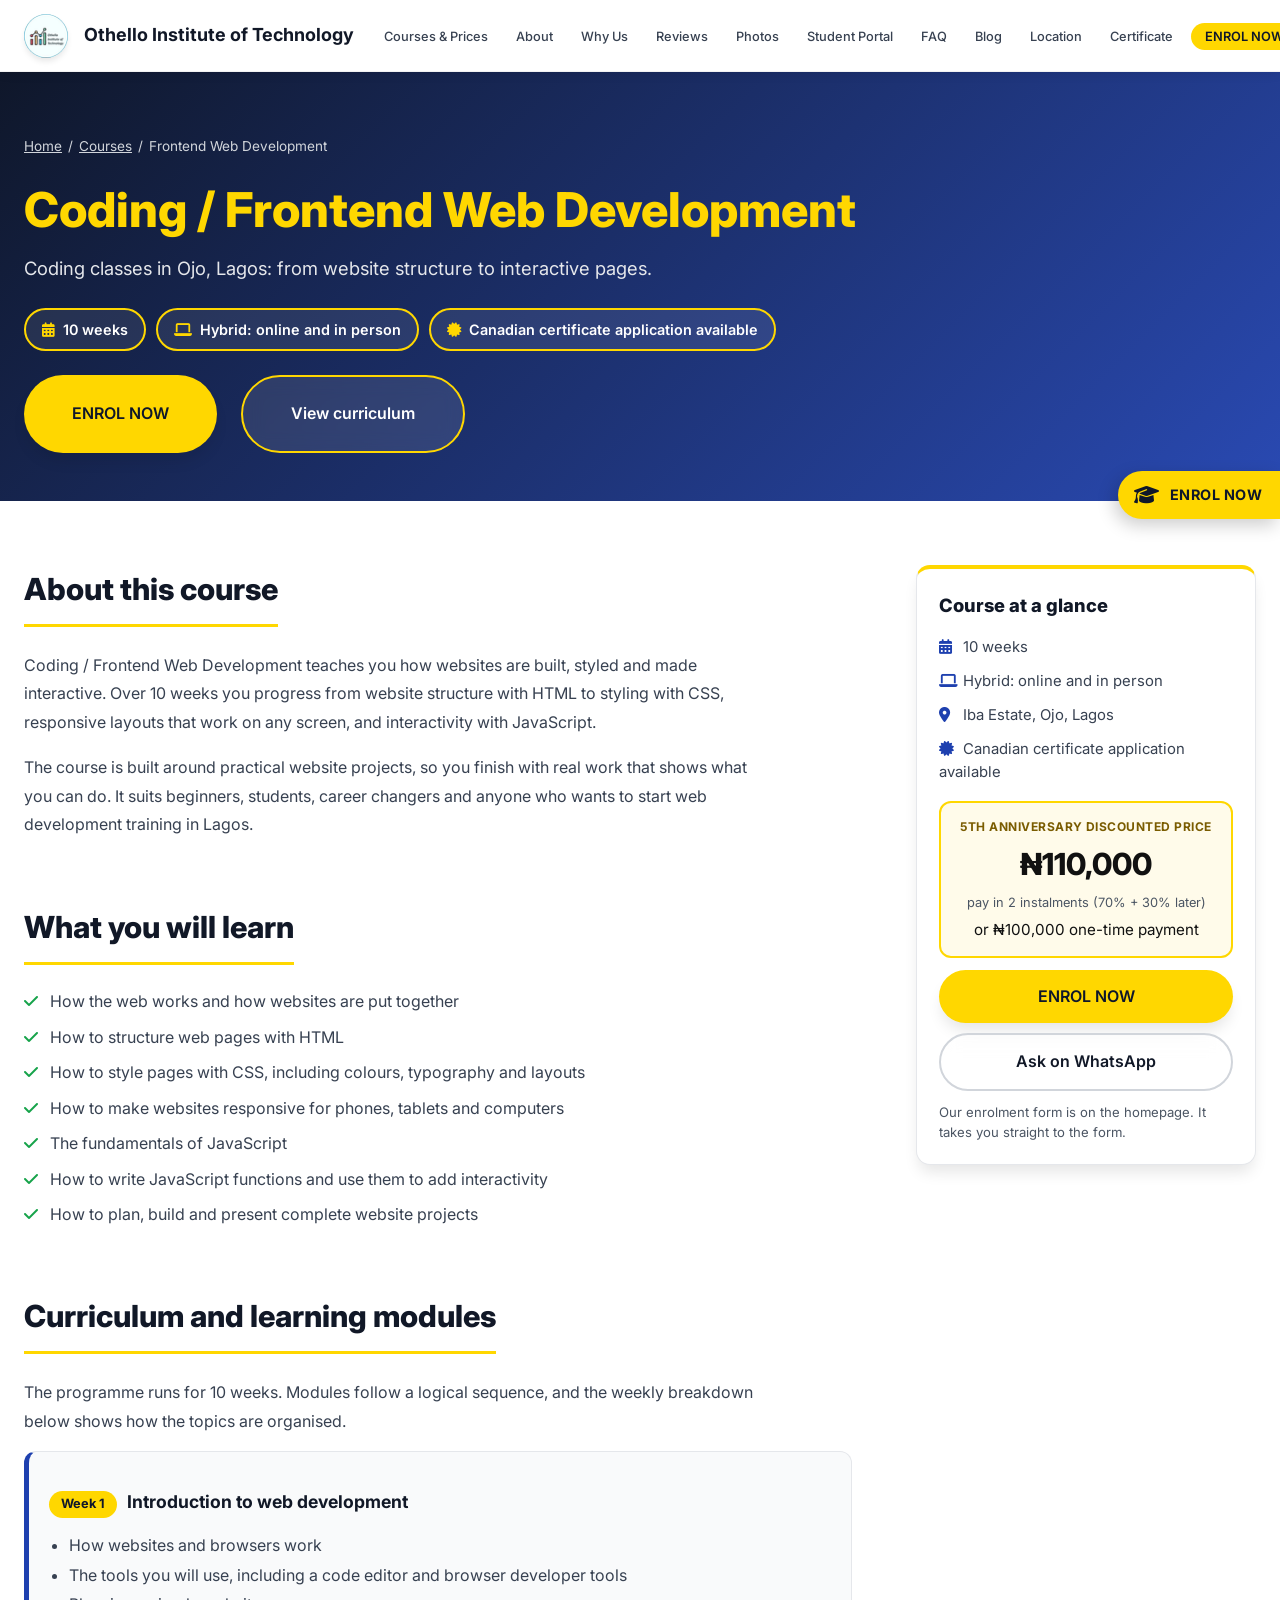
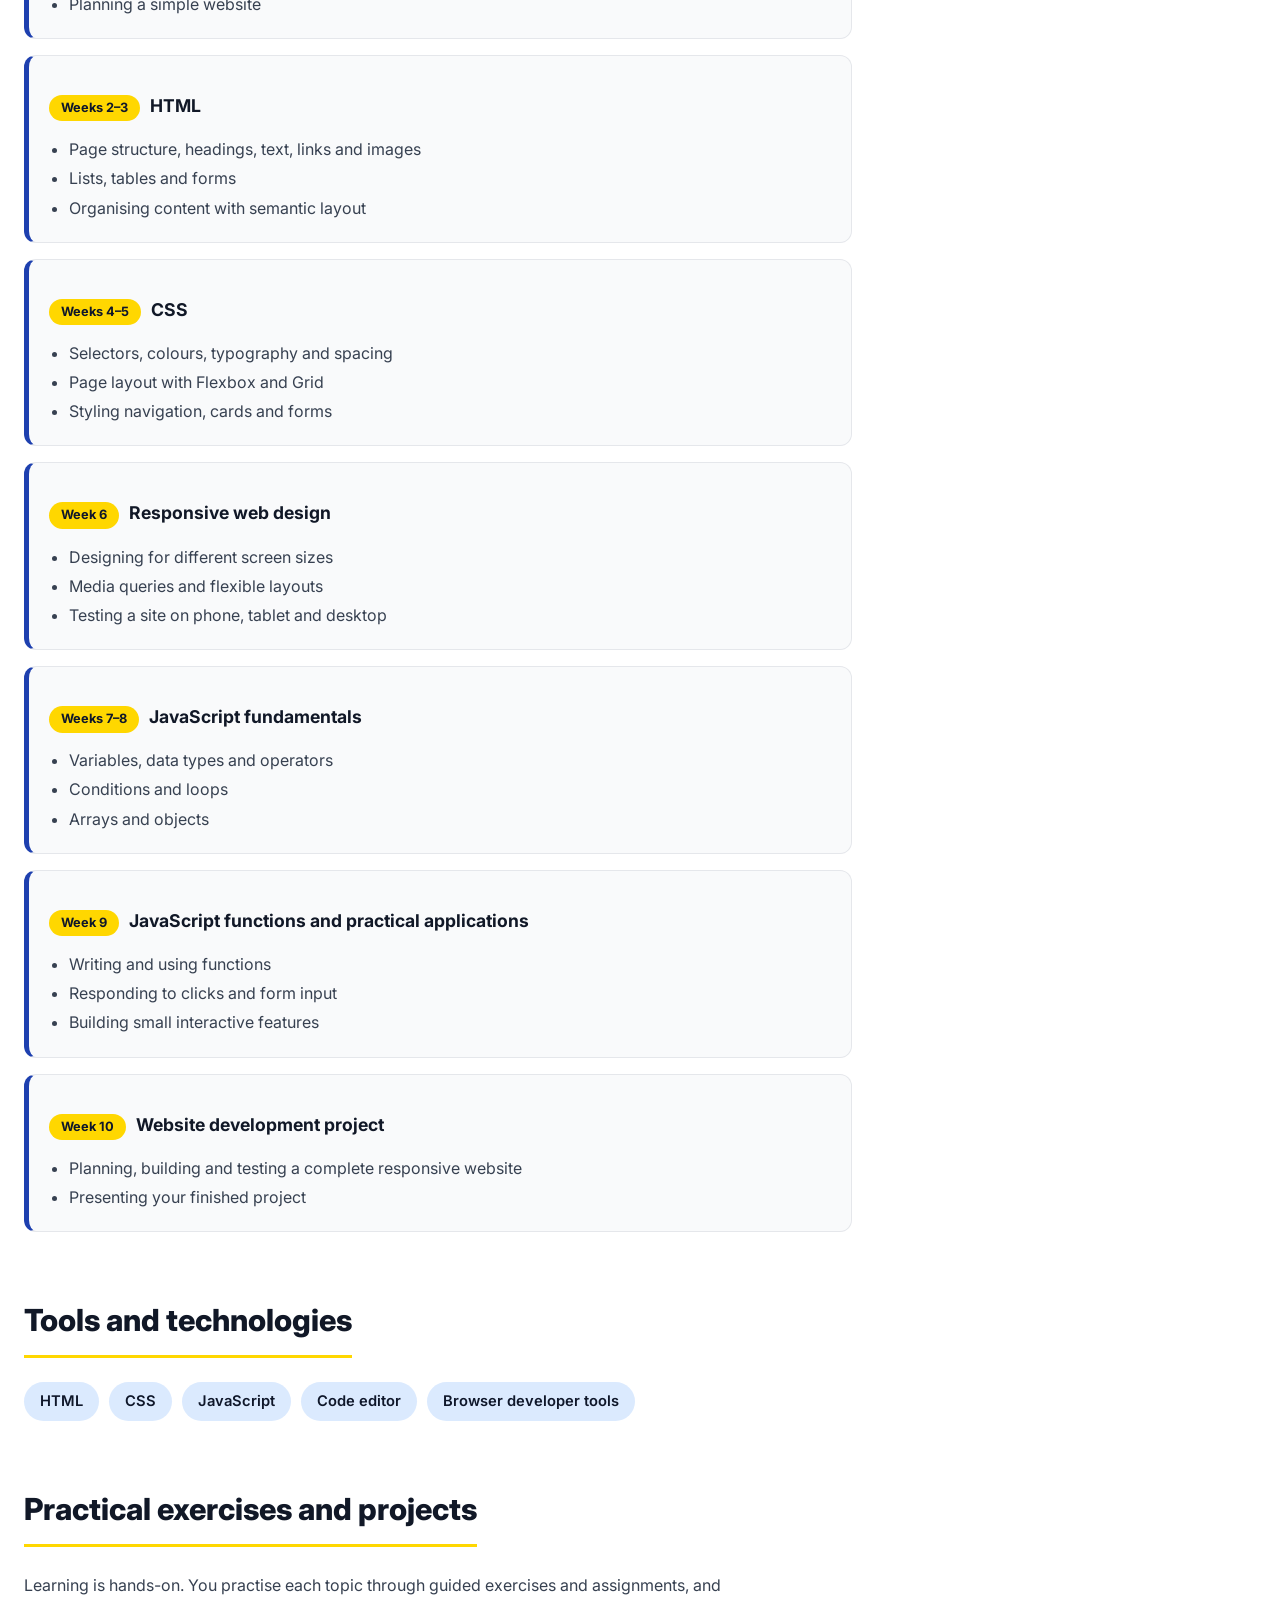
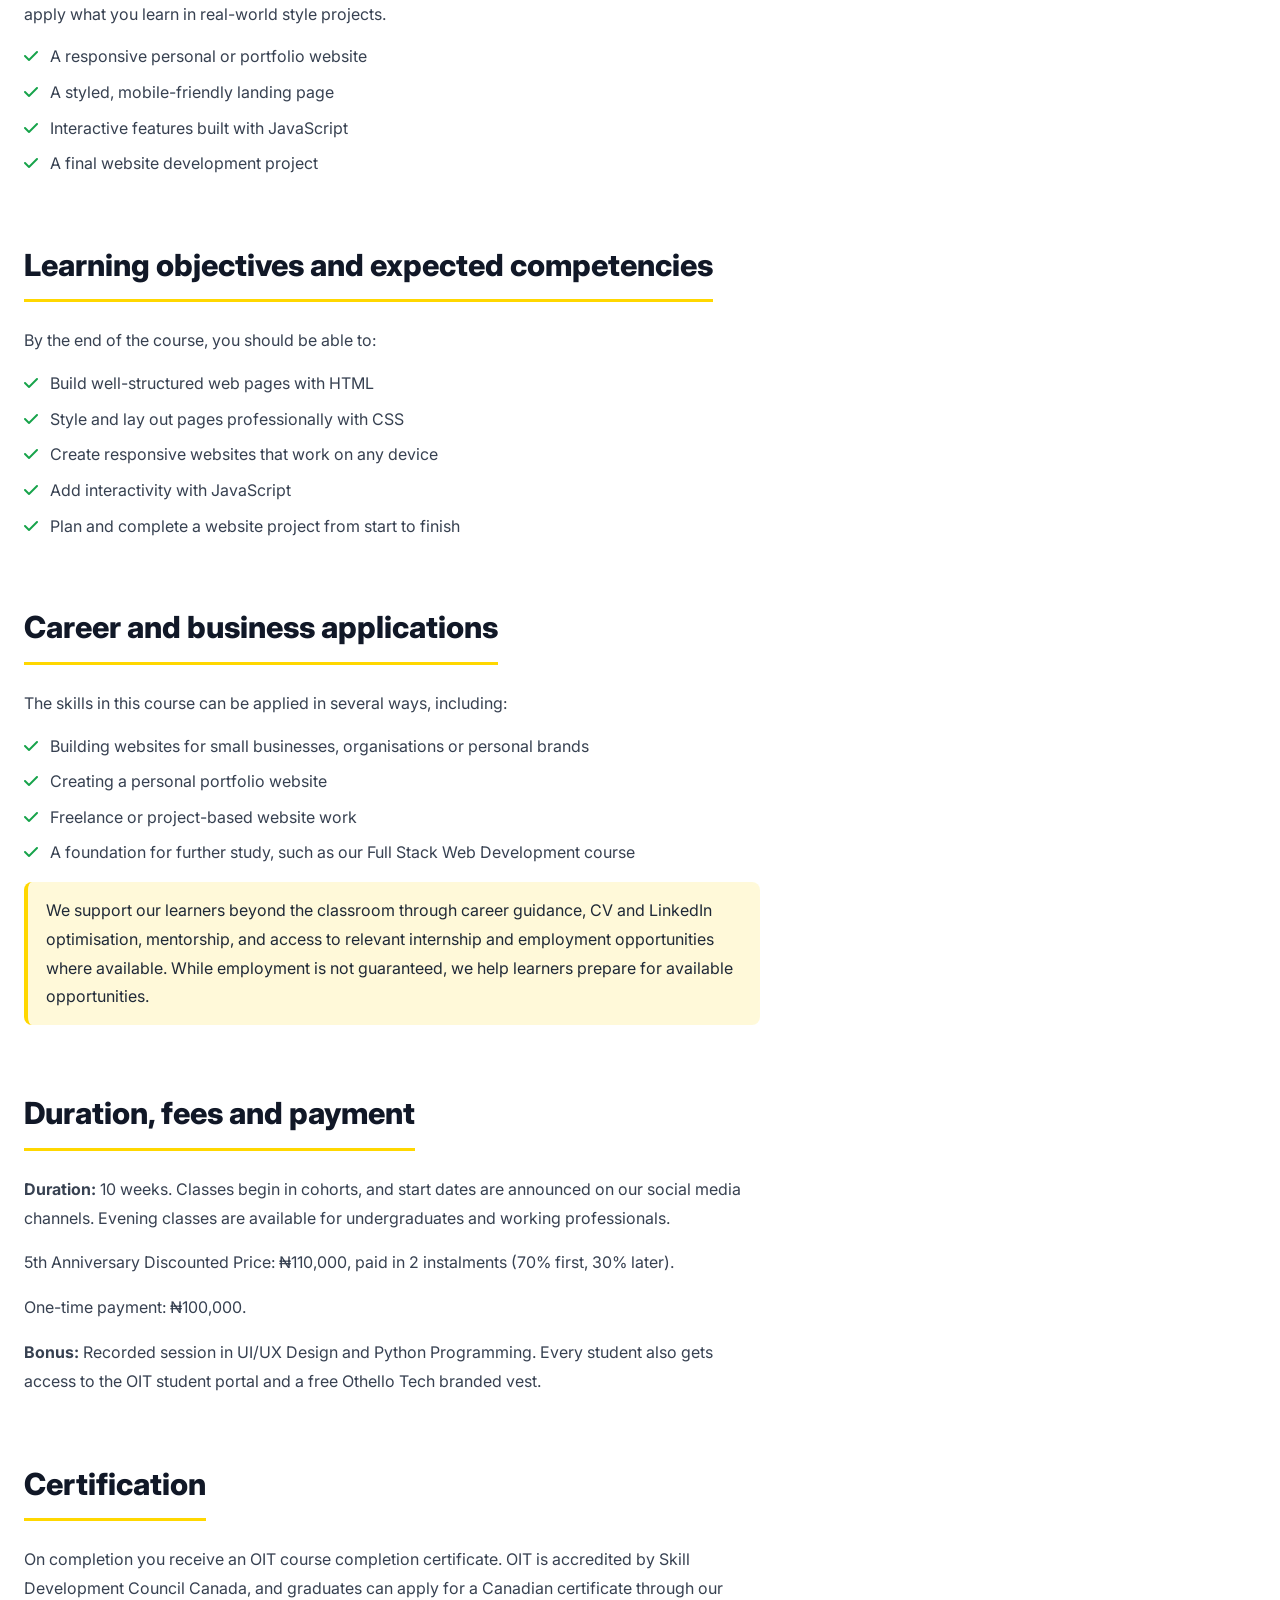
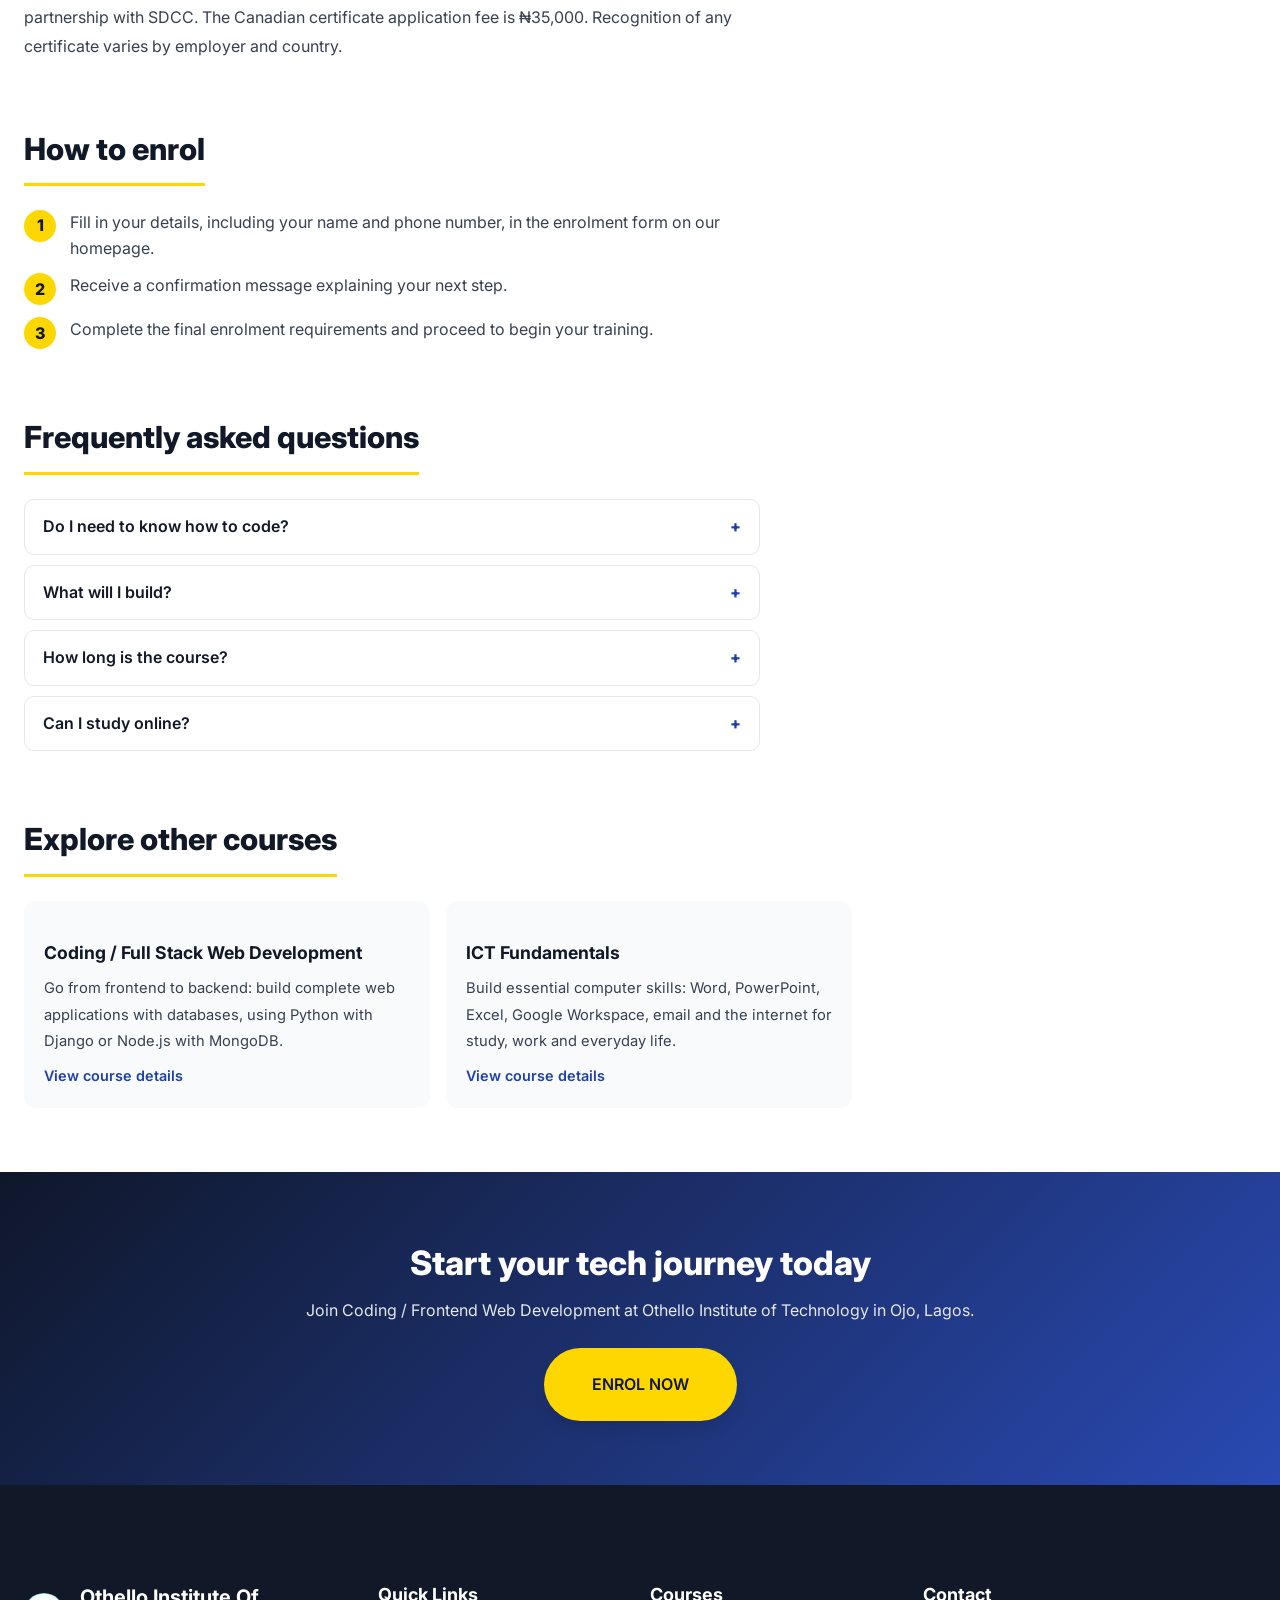
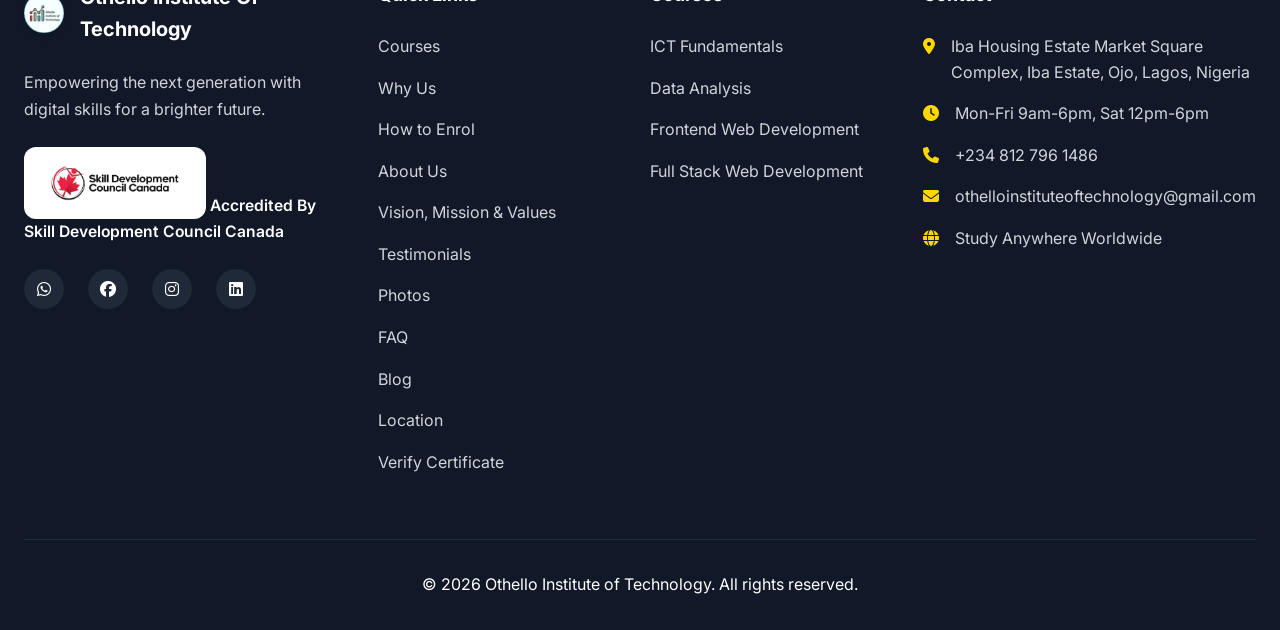
<file: courses/frontend-web-development/index.html>
<!DOCTYPE html>
<html lang="en">
<head>
  <meta charset="UTF-8">
  <meta name="viewport" content="width=device-width, initial-scale=1.0">
  <title>Frontend Web Development Training in Lagos | Coding Classes in Ojo</title>
  <meta name="description" content="Coding classes in Ojo, Lagos: learn HTML, CSS, responsive design and JavaScript, and build real website projects. 10 weeks, hybrid, from ₦100,000.">
  <meta name="robots" content="index, follow, max-image-preview:large">
  <meta name="theme-color" content="#FFD700">
  <link rel="canonical" href="https://othelloinstituteoftechnology.com/courses/frontend-web-development/">
  <meta property="og:type" content="website">
  <meta property="og:site_name" content="Othello Institute of Technology">
  <meta property="og:title" content="Frontend Web Development Training in Lagos | Coding Classes in Ojo">
  <meta property="og:description" content="Coding classes in Ojo, Lagos: learn HTML, CSS, responsive design and JavaScript, and build real website projects. 10 weeks, hybrid, from ₦100,000.">
  <meta property="og:url" content="https://othelloinstituteoftechnology.com/courses/frontend-web-development/">
  <meta property="og:image" content="https://othelloinstituteoftechnology.com/img/preview_branded.jpg">
  <meta property="og:image:alt" content="Othello Institute of Technology, technology training academy in Ojo, Lagos">
  <meta property="og:locale" content="en_NG">
  <meta name="twitter:card" content="summary_large_image">
  <meta name="twitter:title" content="Frontend Web Development Training in Lagos | Coding Classes in Ojo">
  <meta name="twitter:description" content="Coding classes in Ojo, Lagos: learn HTML, CSS, responsive design and JavaScript, and build real website projects. 10 weeks, hybrid, from ₦100,000.">
  <meta name="twitter:image" content="https://othelloinstituteoftechnology.com/img/preview_branded.jpg">
  <link rel="icon" href="../../img/favicon.ico" type="image/x-icon">
  <link rel="icon" href="../../img/favicon.png" type="image/png" sizes="48x48">
  <link rel="apple-touch-icon" href="../../img/favicon.png">
  <link rel="preconnect" href="https://fonts.googleapis.com">
  <link rel="preconnect" href="https://fonts.gstatic.com" crossorigin>
  <link href="https://fonts.googleapis.com/css2?family=Inter:wght@300;400;500;600;700;800;900&display=swap" rel="stylesheet">
  <link rel="stylesheet" href="https://cdnjs.cloudflare.com/ajax/libs/font-awesome/6.5.0/css/all.min.css">
  <link rel="stylesheet" href="../../css/styles.css">
  <link rel="stylesheet" href="../../css/pages.css">
  <script type="application/ld+json">
{
  "@context": "https://schema.org",
  "@type": "Course",
  "name": "Coding / Frontend Web Development",
  "description": "Coding classes in Ojo, Lagos: learn HTML, CSS, responsive design and JavaScript, and build real website projects. 10 weeks, hybrid, from ₦100,000.",
  "url": "https://othelloinstituteoftechnology.com/courses/frontend-web-development/",
  "provider": {
    "@type": "EducationalOrganization",
    "@id": "https://othelloinstituteoftechnology.com/#organization",
    "name": "Othello Institute of Technology",
    "url": "https://othelloinstituteoftechnology.com/"
  },
  "inLanguage": "en",
  "timeRequired": "P10W",
  "hasCourseInstance": {
    "@type": "CourseInstance",
    "courseMode": [
      "Online",
      "Onsite"
    ],
    "courseWorkload": "P10W",
    "location": {
      "@type": "Place",
      "name": "Othello Institute of Technology",
      "address": {
        "@type": "PostalAddress",
        "streetAddress": "Iba Housing Estate Market Square Complex, Iba Estate",
        "addressLocality": "Ojo",
        "addressRegion": "Lagos",
        "addressCountry": "NG"
      }
    }
  },
  "offers": [
    {
      "@type": "Offer",
      "name": "Anniversary price, 2 instalments",
      "price": 110000,
      "priceCurrency": "NGN",
      "url": "https://othelloinstituteoftechnology.com/courses/frontend-web-development/"
    },
    {
      "@type": "Offer",
      "name": "One-time payment",
      "price": 100000,
      "priceCurrency": "NGN",
      "url": "https://othelloinstituteoftechnology.com/courses/frontend-web-development/"
    }
  ]
}
  </script>
  <script type="application/ld+json">
{
  "@context": "https://schema.org",
  "@type": "BreadcrumbList",
  "itemListElement": [
    {
      "@type": "ListItem",
      "position": 1,
      "name": "Home",
      "item": "https://othelloinstituteoftechnology.com/"
    },
    {
      "@type": "ListItem",
      "position": 2,
      "name": "Courses",
      "item": "https://othelloinstituteoftechnology.com/#courses"
    },
    {
      "@type": "ListItem",
      "position": 3,
      "name": "Coding / Frontend Web Development",
      "item": "https://othelloinstituteoftechnology.com/courses/frontend-web-development/"
    }
  ]
}
  </script>
</head>
<body>
  <header class="navbar">
    <div class="nav-container">
      <a class="logo" href="../../" aria-label="Othello Institute of Technology home">
        <div class="logo-icon">
          <img src="../../img/favicon.ico" alt="Othello Institute Logo">
        </div>
        <span class="logo-text">Othello Institute of Technology</span>
      </a>
      <nav class="nav-menu">
        <ul>
          
          <li><a href="../../#courses">Courses &amp; Prices</a></li>
          <li><a href="../../about/">About</a></li>
          <li><a href="../../#why-choose">Why Us</a></li>
          <!-- <li><a href="../../#scholarship">Scholarship</a></li> -->
          <li><a href="../../#testimonials">Reviews</a></li>
          <li><a href="../../#gallery">Photos</a></li>
          <li><a href="https://oitlmsstudentplatform.onrender.com" target="_blank" rel="noopener noreferrer">Student Portal</a></li>
          <li><a href="../../#faq">FAQ</a></li>
          <li><a href="../../blog/index.html">Blog</a></li>
          <li><a href="../../#location">Location</a></li>
          <li><a href="../../#verify-certificate">Certificate</a></li>
          <li><a href="../../#register" class="nav-cta">ENROL NOW</a></li>
          
          
        </ul>
      </nav>
      <div class="header-accred">
        <img src="../../img/sdcc-logo.jpg" alt="Skill Development Council Canada logo" width="838" height="312">
        <span class="accred-label">Accredited By Skill Development Council Canada</span>
      </div>
      <button class="mobile-toggle" aria-label="Toggle menu">
        <i class="fa-solid fa-bars"></i>
      </button>
    </div>
  </header>
  <div class="accred-strip">
    <img src="../../img/sdcc-logo.jpg" alt="Skill Development Council Canada logo" width="838" height="312">
    <span class="accred-label">Accredited By Skill Development Council Canada</span>
  </div>

  <main>
    <section class="page-hero">
      <div class="container">
        <nav class="breadcrumb" aria-label="Breadcrumb"><ol><li><a href="../../">Home</a></li><li><a href="../../#courses">Courses</a></li><li aria-current="page">Frontend Web Development</li></ol></nav>
        <h1>Coding / Frontend Web Development</h1>
        <p class="lead">Coding classes in Ojo, Lagos: from website structure to interactive pages.</p>
        <ul class="hero-chips">
          <li><i class="fas fa-calendar-alt" aria-hidden="true"></i> 10 weeks</li>
          <li><i class="fas fa-laptop" aria-hidden="true"></i> Hybrid: online and in person</li>
          <li><i class="fas fa-certificate" aria-hidden="true"></i> Canadian certificate application available</li>
        </ul>
        <div class="hero-cta">
          <a href="../../#register" class="btn btn-primary"><span>ENROL NOW</span></a>
          <a href="#curriculum" class="btn btn-secondary"><span>View curriculum</span></a>
        </div>
      </div>
    </section>

    <div class="page-main">
      <div class="container course-layout">
        <div class="course-body">
          <section class="page-section" id="overview">
            <h2>About this course</h2>
            <p>Coding / Frontend Web Development teaches you how websites are built, styled and made interactive. Over 10 weeks you progress from website structure with HTML to styling with CSS, responsive layouts that work on any screen, and interactivity with JavaScript.</p><p>The course is built around practical website projects, so you finish with real work that shows what you can do. It suits beginners, students, career changers and anyone who wants to start web development training in Lagos.</p>
          </section>

          <section class="page-section" id="learn">
            <h2>What you will learn</h2>
            <ul class="tick-list"><li><i class="fas fa-check" aria-hidden="true"></i><span>How the web works and how websites are put together</span></li><li><i class="fas fa-check" aria-hidden="true"></i><span>How to structure web pages with HTML</span></li><li><i class="fas fa-check" aria-hidden="true"></i><span>How to style pages with CSS, including colours, typography and layouts</span></li><li><i class="fas fa-check" aria-hidden="true"></i><span>How to make websites responsive for phones, tablets and computers</span></li><li><i class="fas fa-check" aria-hidden="true"></i><span>The fundamentals of JavaScript</span></li><li><i class="fas fa-check" aria-hidden="true"></i><span>How to write JavaScript functions and use them to add interactivity</span></li><li><i class="fas fa-check" aria-hidden="true"></i><span>How to plan, build and present complete website projects</span></li></ul>
          </section>

          <section class="page-section" id="curriculum">
            <h2>Curriculum and learning modules</h2>
            <p>The programme runs for 10 weeks. Modules follow a logical sequence, and the weekly breakdown below shows how the topics are organised.</p>
            <ol class="module-list"><li class="module"><div class="module-head"><span class="module-weeks">Week 1</span><h3>Introduction to web development</h3></div><ul><li>How websites and browsers work</li><li>The tools you will use, including a code editor and browser developer tools</li><li>Planning a simple website</li></ul></li><li class="module"><div class="module-head"><span class="module-weeks">Weeks 2–3</span><h3>HTML</h3></div><ul><li>Page structure, headings, text, links and images</li><li>Lists, tables and forms</li><li>Organising content with semantic layout</li></ul></li><li class="module"><div class="module-head"><span class="module-weeks">Weeks 4–5</span><h3>CSS</h3></div><ul><li>Selectors, colours, typography and spacing</li><li>Page layout with Flexbox and Grid</li><li>Styling navigation, cards and forms</li></ul></li><li class="module"><div class="module-head"><span class="module-weeks">Week 6</span><h3>Responsive web design</h3></div><ul><li>Designing for different screen sizes</li><li>Media queries and flexible layouts</li><li>Testing a site on phone, tablet and desktop</li></ul></li><li class="module"><div class="module-head"><span class="module-weeks">Weeks 7–8</span><h3>JavaScript fundamentals</h3></div><ul><li>Variables, data types and operators</li><li>Conditions and loops</li><li>Arrays and objects</li></ul></li><li class="module"><div class="module-head"><span class="module-weeks">Week 9</span><h3>JavaScript functions and practical applications</h3></div><ul><li>Writing and using functions</li><li>Responding to clicks and form input</li><li>Building small interactive features</li></ul></li><li class="module"><div class="module-head"><span class="module-weeks">Week 10</span><h3>Website development project</h3></div><ul><li>Planning, building and testing a complete responsive website</li><li>Presenting your finished project</li></ul></li></ol>
            
          </section>

          <section class="page-section" id="tools">
            <h2>Tools and technologies</h2>
            <ul class="chip-list"><li>HTML</li><li>CSS</li><li>JavaScript</li><li>Code editor</li><li>Browser developer tools</li></ul>
          </section>

          <section class="page-section" id="projects">
            <h2>Practical exercises and projects</h2>
            <p>Learning is hands-on. You practise each topic through guided exercises and assignments, and apply what you learn in real-world style projects.</p>
            <ul class="tick-list"><li><i class="fas fa-check" aria-hidden="true"></i><span>A responsive personal or portfolio website</span></li><li><i class="fas fa-check" aria-hidden="true"></i><span>A styled, mobile-friendly landing page</span></li><li><i class="fas fa-check" aria-hidden="true"></i><span>Interactive features built with JavaScript</span></li><li><i class="fas fa-check" aria-hidden="true"></i><span>A final website development project</span></li></ul>
          </section>

          <section class="page-section" id="competencies">
            <h2>Learning objectives and expected competencies</h2>
            <p>By the end of the course, you should be able to:</p>
            <ul class="tick-list"><li><i class="fas fa-check" aria-hidden="true"></i><span>Build well-structured web pages with HTML</span></li><li><i class="fas fa-check" aria-hidden="true"></i><span>Style and lay out pages professionally with CSS</span></li><li><i class="fas fa-check" aria-hidden="true"></i><span>Create responsive websites that work on any device</span></li><li><i class="fas fa-check" aria-hidden="true"></i><span>Add interactivity with JavaScript</span></li><li><i class="fas fa-check" aria-hidden="true"></i><span>Plan and complete a website project from start to finish</span></li></ul>
          </section>

          <section class="page-section" id="careers">
            <h2>Career and business applications</h2>
            <p>The skills in this course can be applied in several ways, including:</p>
            <ul class="tick-list"><li><i class="fas fa-check" aria-hidden="true"></i><span>Building websites for small businesses, organisations or personal brands</span></li><li><i class="fas fa-check" aria-hidden="true"></i><span>Creating a personal portfolio website</span></li><li><i class="fas fa-check" aria-hidden="true"></i><span>Freelance or project-based website work</span></li><li><i class="fas fa-check" aria-hidden="true"></i><span>A foundation for further study, such as our Full Stack Web Development course</span></li></ul>
            <div class="note-box"><p>We support our learners beyond the classroom through career guidance, CV and LinkedIn optimisation, mentorship, and access to relevant internship and employment opportunities where available. While employment is not guaranteed, we help learners prepare for available opportunities.</p></div>
          </section>

          <section class="page-section" id="fees">
            <h2>Duration, fees and payment</h2>
            <p><strong>Duration:</strong> 10 weeks. Classes begin in cohorts, and start dates are announced on our social media channels. Evening classes are available for undergraduates and working professionals.</p>
            <p>5th Anniversary Discounted Price: ₦110,000, paid in 2 instalments (70% first, 30% later).</p><p>One-time payment: ₦100,000.</p>
            <p><strong>Bonus:</strong> Recorded session in UI/UX Design and Python Programming. Every student also gets access to the OIT student portal and a free Othello Tech branded vest.</p>
          </section>

          <section class="page-section" id="certification">
            <h2>Certification</h2>
            <p>On completion you receive an OIT course completion certificate. OIT is accredited by Skill Development Council Canada, and graduates can apply for a Canadian certificate through our partnership with SDCC. The Canadian certificate application fee is ₦35,000. Recognition of any certificate varies by employer and country.</p>
          </section>

          <section class="page-section" id="enrol">
            <h2>How to enrol</h2>
            <ol class="enrol-steps">
              <li>Fill in your details, including your name and phone number, in the enrolment form on our homepage.</li>
              <li>Receive a confirmation message explaining your next step.</li>
              <li>Complete the final enrolment requirements and proceed to begin your training.</li>
            </ol>
          </section>

          <section class="page-section page-faq" id="faq">
            <h2>Frequently asked questions</h2>
            <details><summary>Do I need to know how to code?</summary><p>No. The course is beginner-friendly and starts with how websites are structured.</p></details><details><summary>What will I build?</summary><p>You will build responsive website projects, including a final project that you can add to your portfolio.</p></details><details><summary>How long is the course?</summary><p>The course runs for 10 weeks.</p></details><details><summary>Can I study online?</summary><p>Yes. Classes are hybrid, so you can study online, in person at our centre in Ojo, or both.</p></details>
          </section>

          <section class="page-section" id="related">
            <h2>Explore other courses</h2>
            <div class="related-grid"><a class="related-card" href="../../courses/full-stack-web-development/"><h3>Coding / Full Stack Web Development</h3><p>Go from frontend to backend: build complete web applications with databases, using Python with Django or Node.js with MongoDB.</p><span>View course details</span></a><a class="related-card" href="../../courses/ict-fundamentals/"><h3>ICT Fundamentals</h3><p>Build essential computer skills: Word, PowerPoint, Excel, Google Workspace, email and the internet for study, work and everyday life.</p><span>View course details</span></a></div>
          </section>
        </div>

        <aside class="glance" aria-label="Course at a glance">
          <div class="glance-card">
            <h2>Course at a glance</h2>
            <ul class="glance-list">
              <li><i class="fas fa-calendar-alt" aria-hidden="true"></i> 10 weeks</li>
              <li><i class="fas fa-laptop" aria-hidden="true"></i> Hybrid: online and in person</li>
              <li><i class="fas fa-map-marker-alt" aria-hidden="true"></i> Iba Estate, Ojo, Lagos</li>
              <li><i class="fas fa-certificate" aria-hidden="true"></i> Canadian certificate application available</li>
            </ul>
            <div class="price-box"><span class="price-label">5th Anniversary Discounted Price</span><span class="price-main">₦110,000</span><span class="price-sub">pay in 2 instalments (70% + 30% later)</span><span class="price-once">or ₦100,000 one-time payment</span></div>
            <a href="../../#register" class="btn btn-primary"><span>ENROL NOW</span></a>
            <a href="https://wa.me/2348127961486?text=Hello%20Othello%20Institute!%20I%20would%20like%20to%20learn%20more%20about%20your%20training%20programs%20and%20courses." target="_blank" rel="noopener noreferrer" class="btn btn-secondary" style="color:var(--gray-900);border-color:var(--gray-300);"><span>Ask on WhatsApp</span></a>
            <p class="glance-note">Our enrolment form is on the homepage. It takes you straight to the form.</p>
          </div>
        </aside>
      </div>
    </div>

    <section class="page-cta">
      <div class="container">
        <h2>Start your tech journey today</h2>
        <p>Join Coding / Frontend Web Development at Othello Institute of Technology in Ojo, Lagos.</p>
        <div class="hero-cta"><a href="../../#register" class="btn btn-primary"><span>ENROL NOW</span></a></div>
      </div>
    </section>
  </main>

  <footer class="footer">
    <div class="container">
      <div class="footer-grid">
        <div class="footer-col">
          <div class="footer-logo">
            <div class="logo-icon">
              <img src="../../img/favicon.ico" alt="Othello Institute Logo">
            </div>
            <span>Othello Institute Of Technology</span>
          </div>
          <p>Empowering the next generation with digital skills for a brighter future.</p>
          <div class="footer-accred">
            <span class="footer-accred-badge"><img src="../../img/sdcc-logo.jpg" alt="Skill Development Council Canada logo" width="838" height="312" loading="lazy"></span>
            <span class="footer-accred-label">Accredited By Skill Development Council Canada</span>
          </div>
          <div class="social-links">
            <a href="https://wa.me/2348127961486?text=Hello%20Othello%20Institute!%20I%20would%20like%20to%20learn%20more%20about%20your%20training%20programs%20and%20courses." target="_blank" aria-label="WhatsApp"><i class="fab fa-whatsapp"></i></a>
            <a href="https://www.facebook.com/share/19k35odurU/?mibextid=wwXIfr" target="_blank" aria-label="Facebook"><i class="fab fa-facebook"></i></a>
            <a href="https://www.instagram.com/othelloinstituteoftechnology" target="_blank" aria-label="Instagram"><i class="fab fa-instagram"></i></a>
            <a href="https://www.linkedin.com/company/othello-institute-of-technology/" target="_blank" aria-label="LinkedIn"><i class="fab fa-linkedin"></i></a>
          </div>
        </div>

        <div class="footer-col">
          <h3>Quick Links</h3>
          <ul>
            <li><a href="../../#courses">Courses</a></li>
            <li><a href="../../#why-choose">Why Us</a></li>
            <li><a href="../../#registration-process">How to Enrol</a></li>
            <li><a href="../../about/">About Us</a></li>
            <li><a href="../../about/#core-values">Vision, Mission &amp; Values</a></li>
            <li><a href="../../#testimonials">Testimonials</a></li>
            <li><a href="../../#gallery">Photos</a></li>
            <li><a href="../../#faq">FAQ</a></li>
            <li><a href="../../blog/index.html">Blog</a></li>
           <li><a href="../../#location">Location</a></li>
            <li><a href="../../#verify-certificate">Verify Certificate</a></li>
          </ul>
        </div>

        <div class="footer-col">
          <h3>Courses</h3>
          <ul>
            <li><a href="../../courses/ict-fundamentals/">ICT Fundamentals</a></li>
            <li><a href="../../courses/data-analysis/">Data Analysis</a></li>
            <li><a href="../../courses/frontend-web-development/">Frontend Web Development</a></li>
            <li><a href="../../courses/full-stack-web-development/">Full Stack Web Development</a></li>
          </ul>
        </div>

        <div class="footer-col">
          <h3>Contact</h3>
          <ul class="contact-list">
            <li><i class="fas fa-map-marker-alt"></i> Iba Housing Estate Market Square Complex, Iba Estate, Ojo, Lagos, Nigeria</li>
            <li><i class="fas fa-clock"></i> Mon-Fri 9am-6pm, Sat 12pm-6pm</li>
            <li><i class="fas fa-phone"></i> +234 812 796 1486</li>
            <li><i class="fas fa-envelope"></i>othelloinstituteoftechnology@gmail.com</li>
            <li><i class="fas fa-globe"></i> Study Anywhere Worldwide</li>
          </ul>
        </div>
      </div>

      <div class="footer-bottom">
        <p>&copy; <span id="current-year">2025</span> Othello Institute of Technology. All rights reserved.</p>
      </div>
    </div>
  </footer>
  <a href="../../#register" class="enrol-float" id="enrolFloat" aria-label="ENROL NOW. Start your tech journey today.">
    <i class="fas fa-graduation-cap" aria-hidden="true"></i>
    <span class="enrol-float-text"><strong>ENROL NOW</strong><small>Start your tech journey today.</small></span>
  </a>

  <script src="../../js/site-common.js"></script>
</body>
</html>
</file>
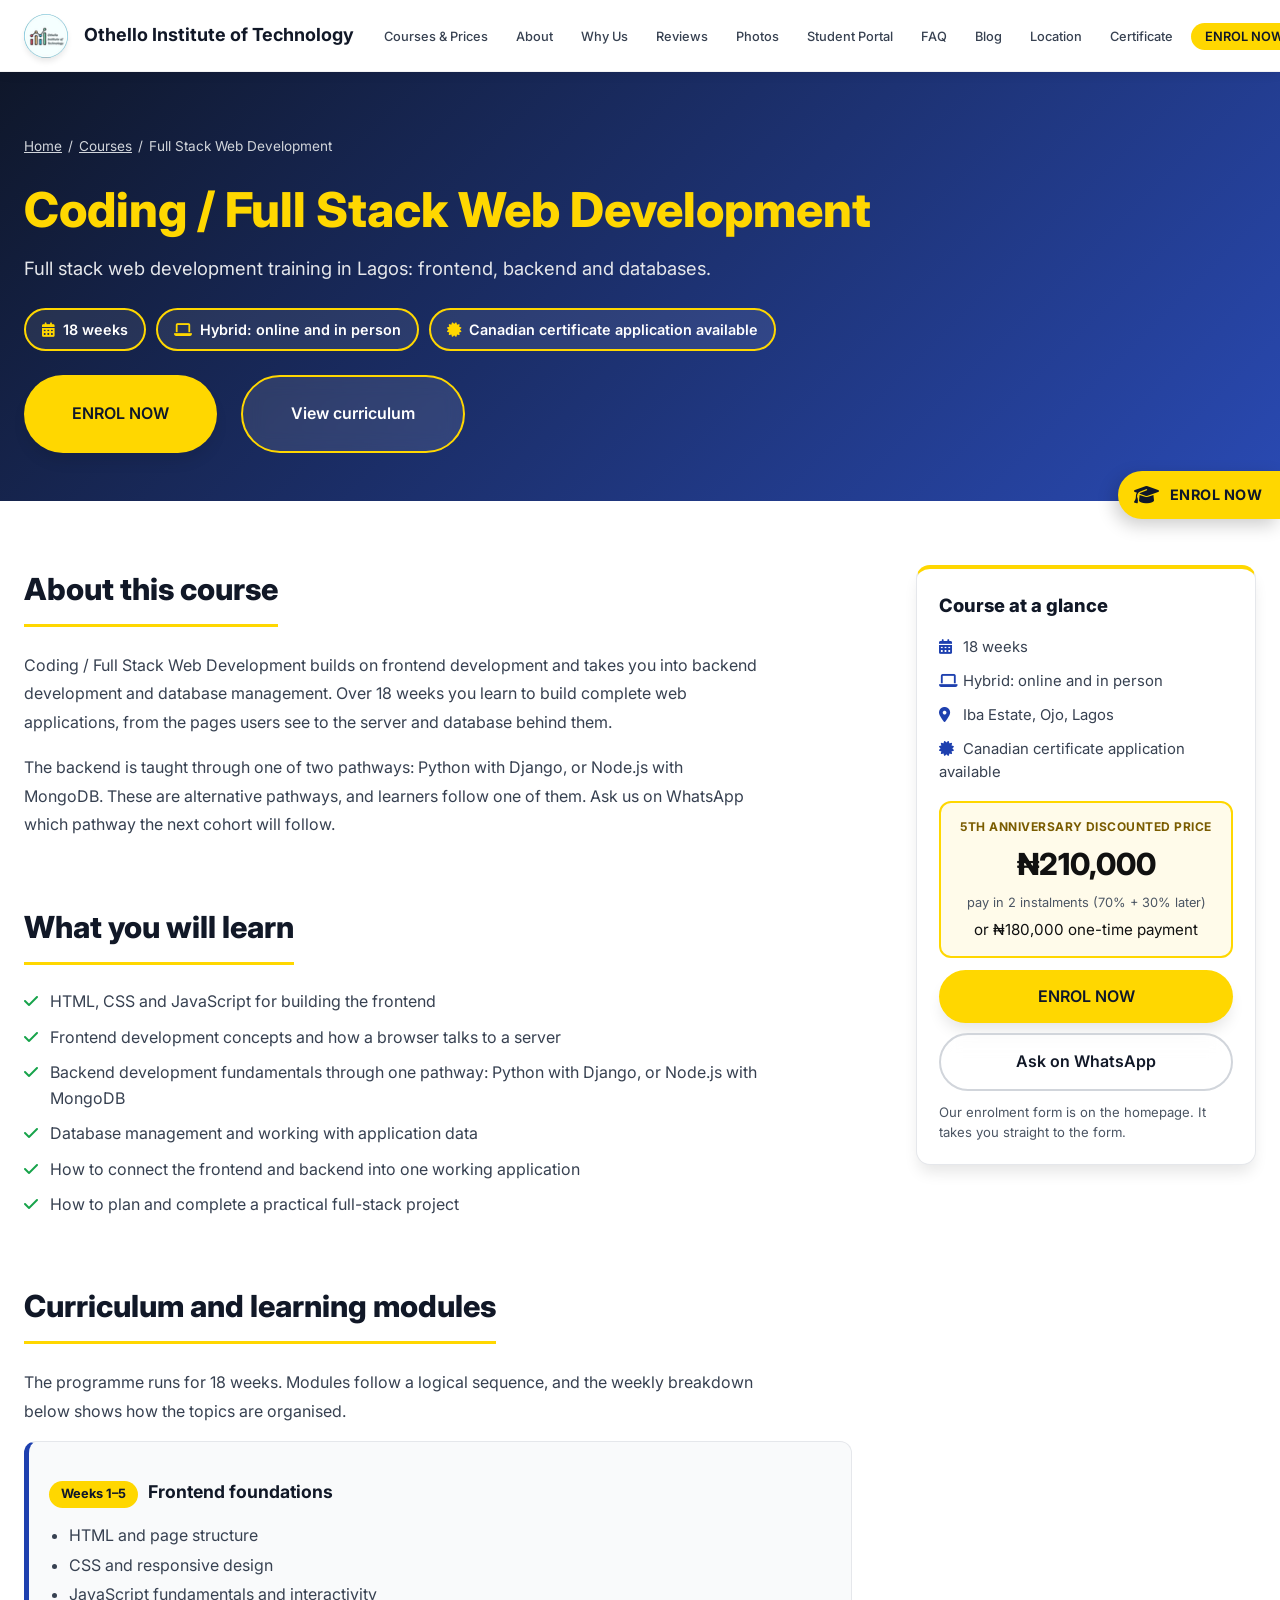
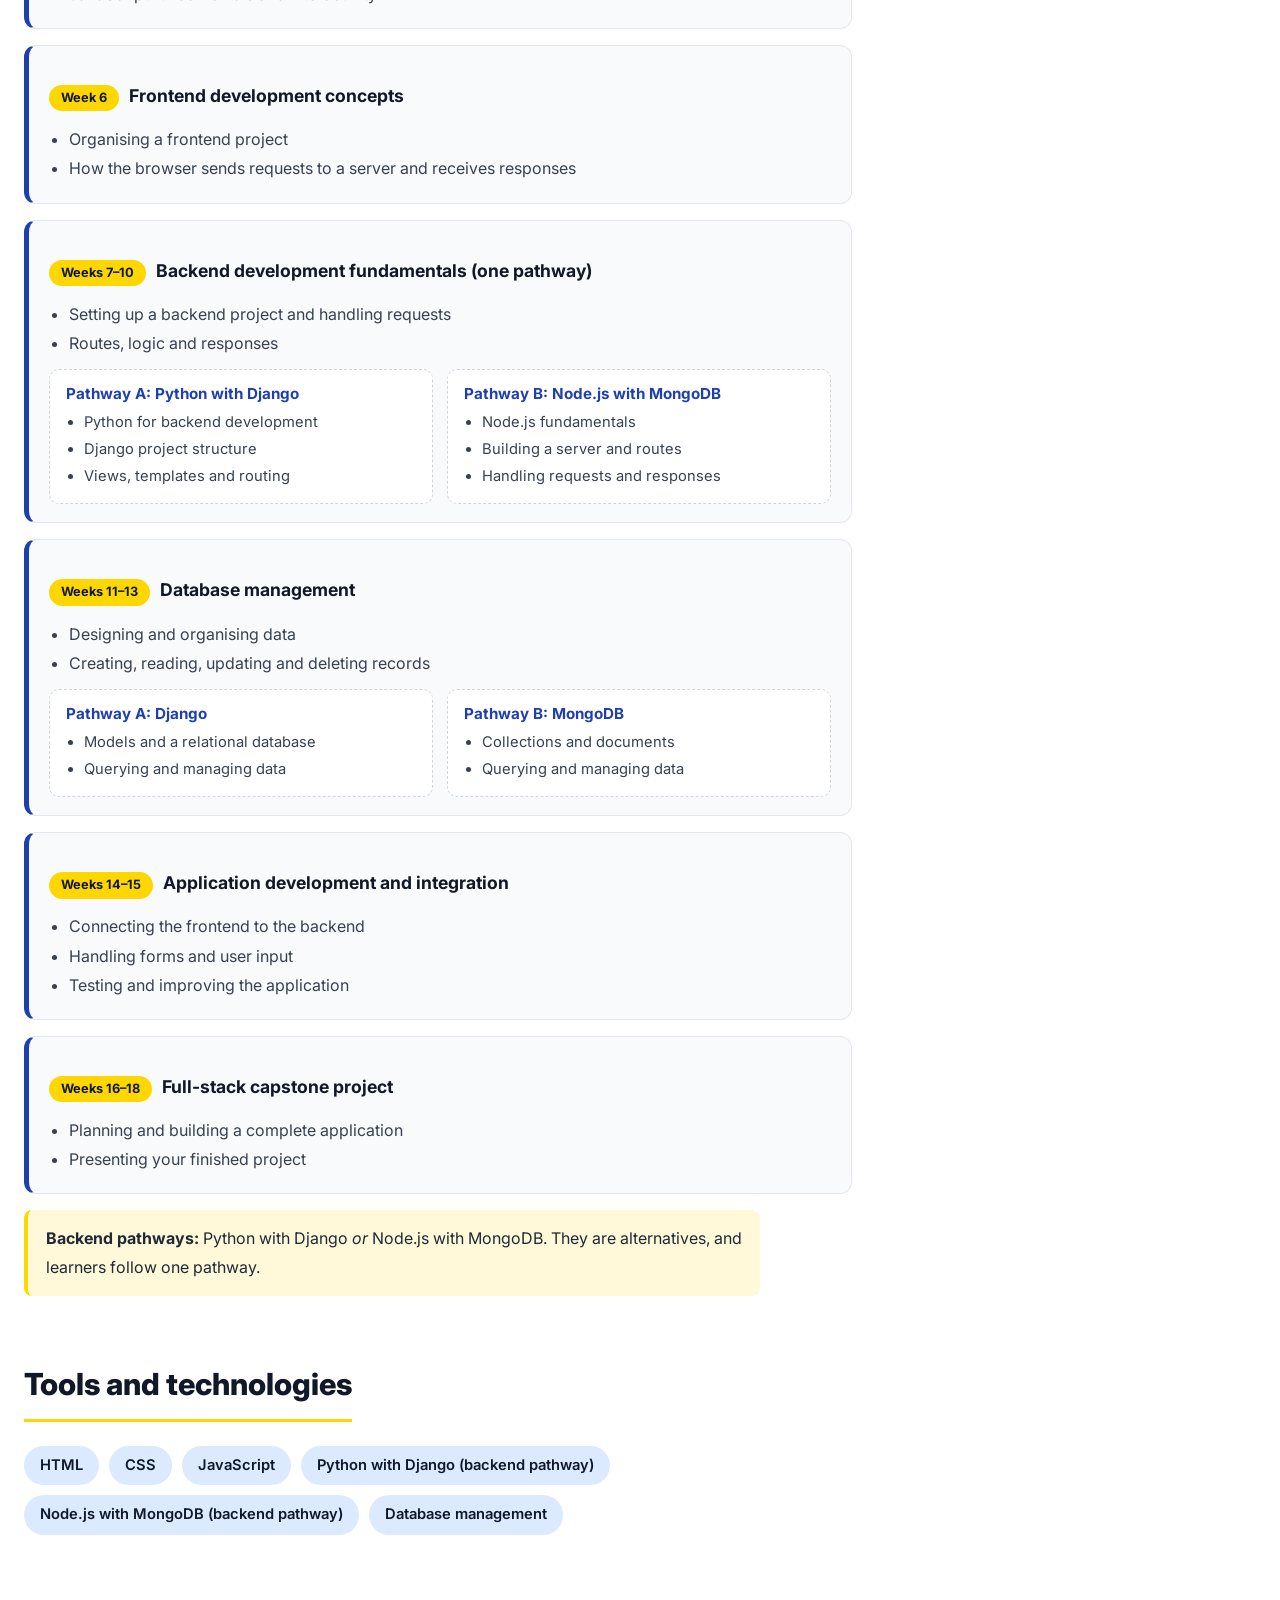
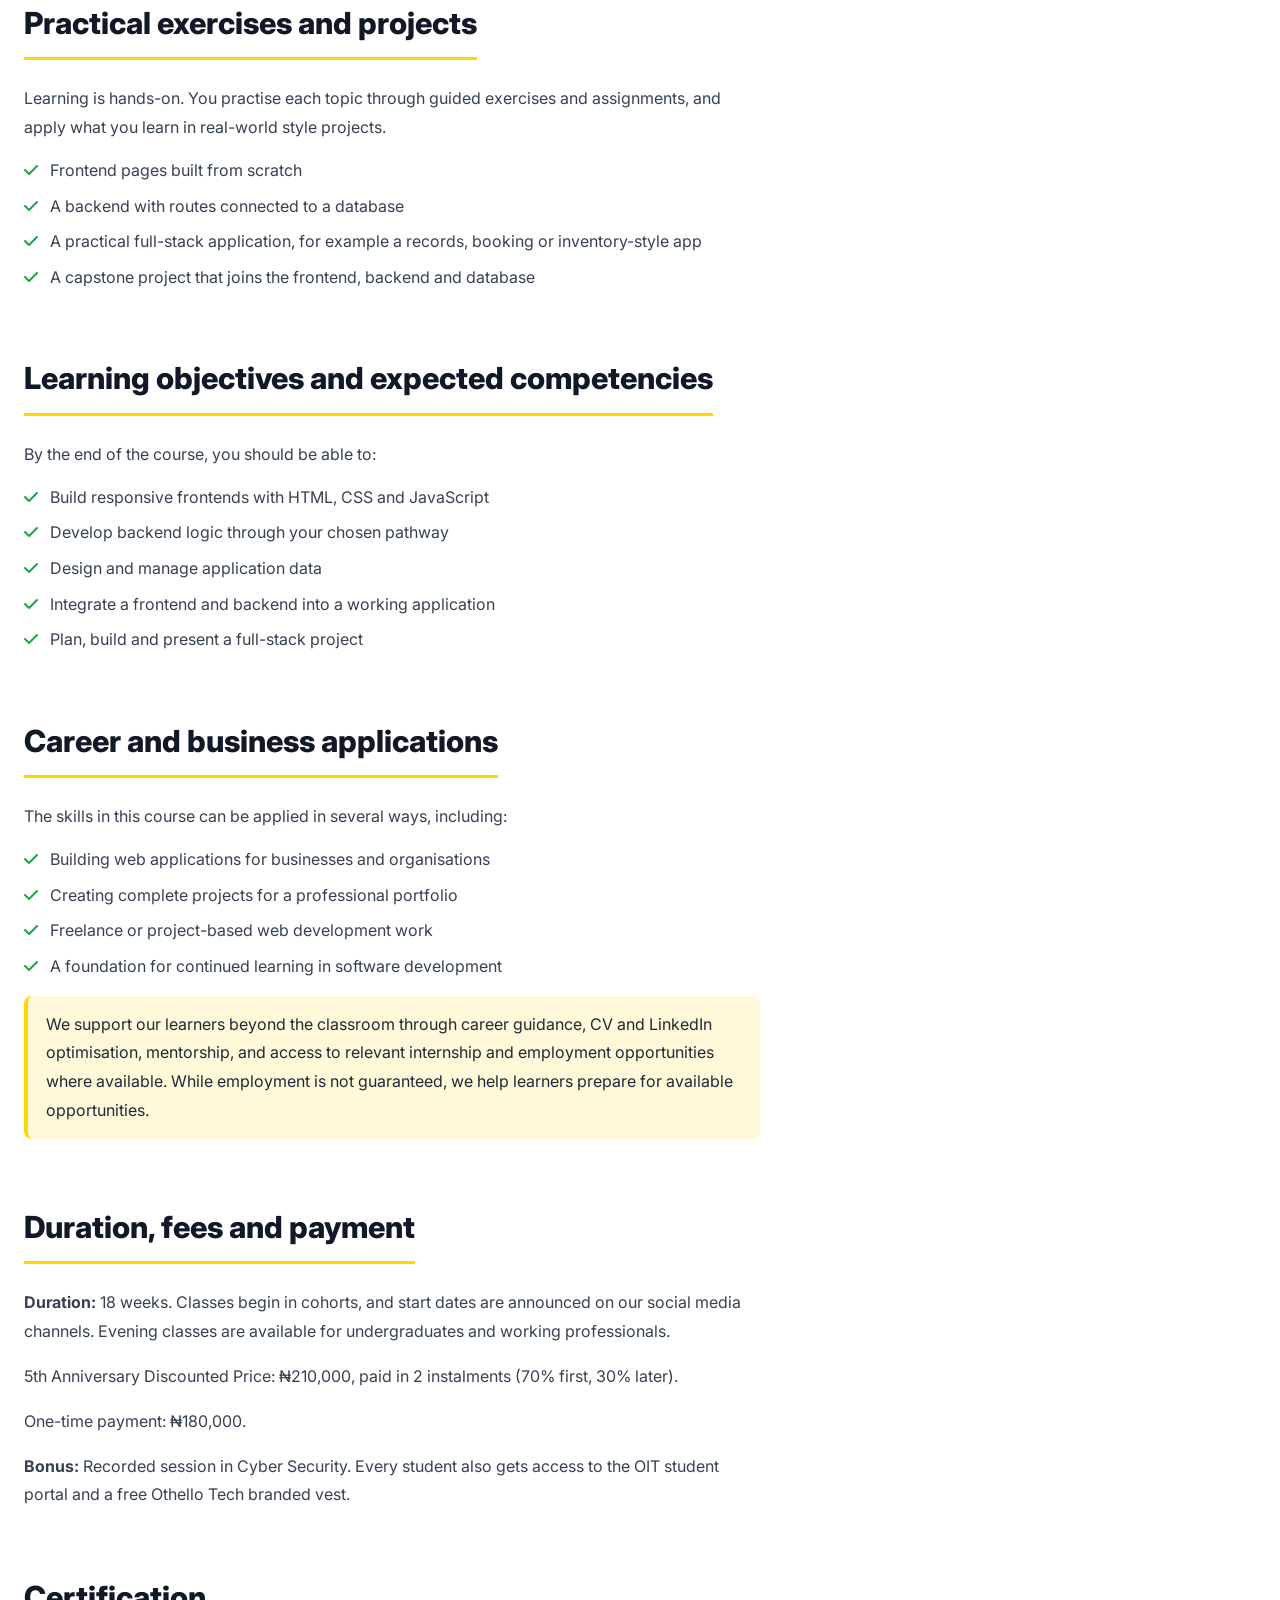
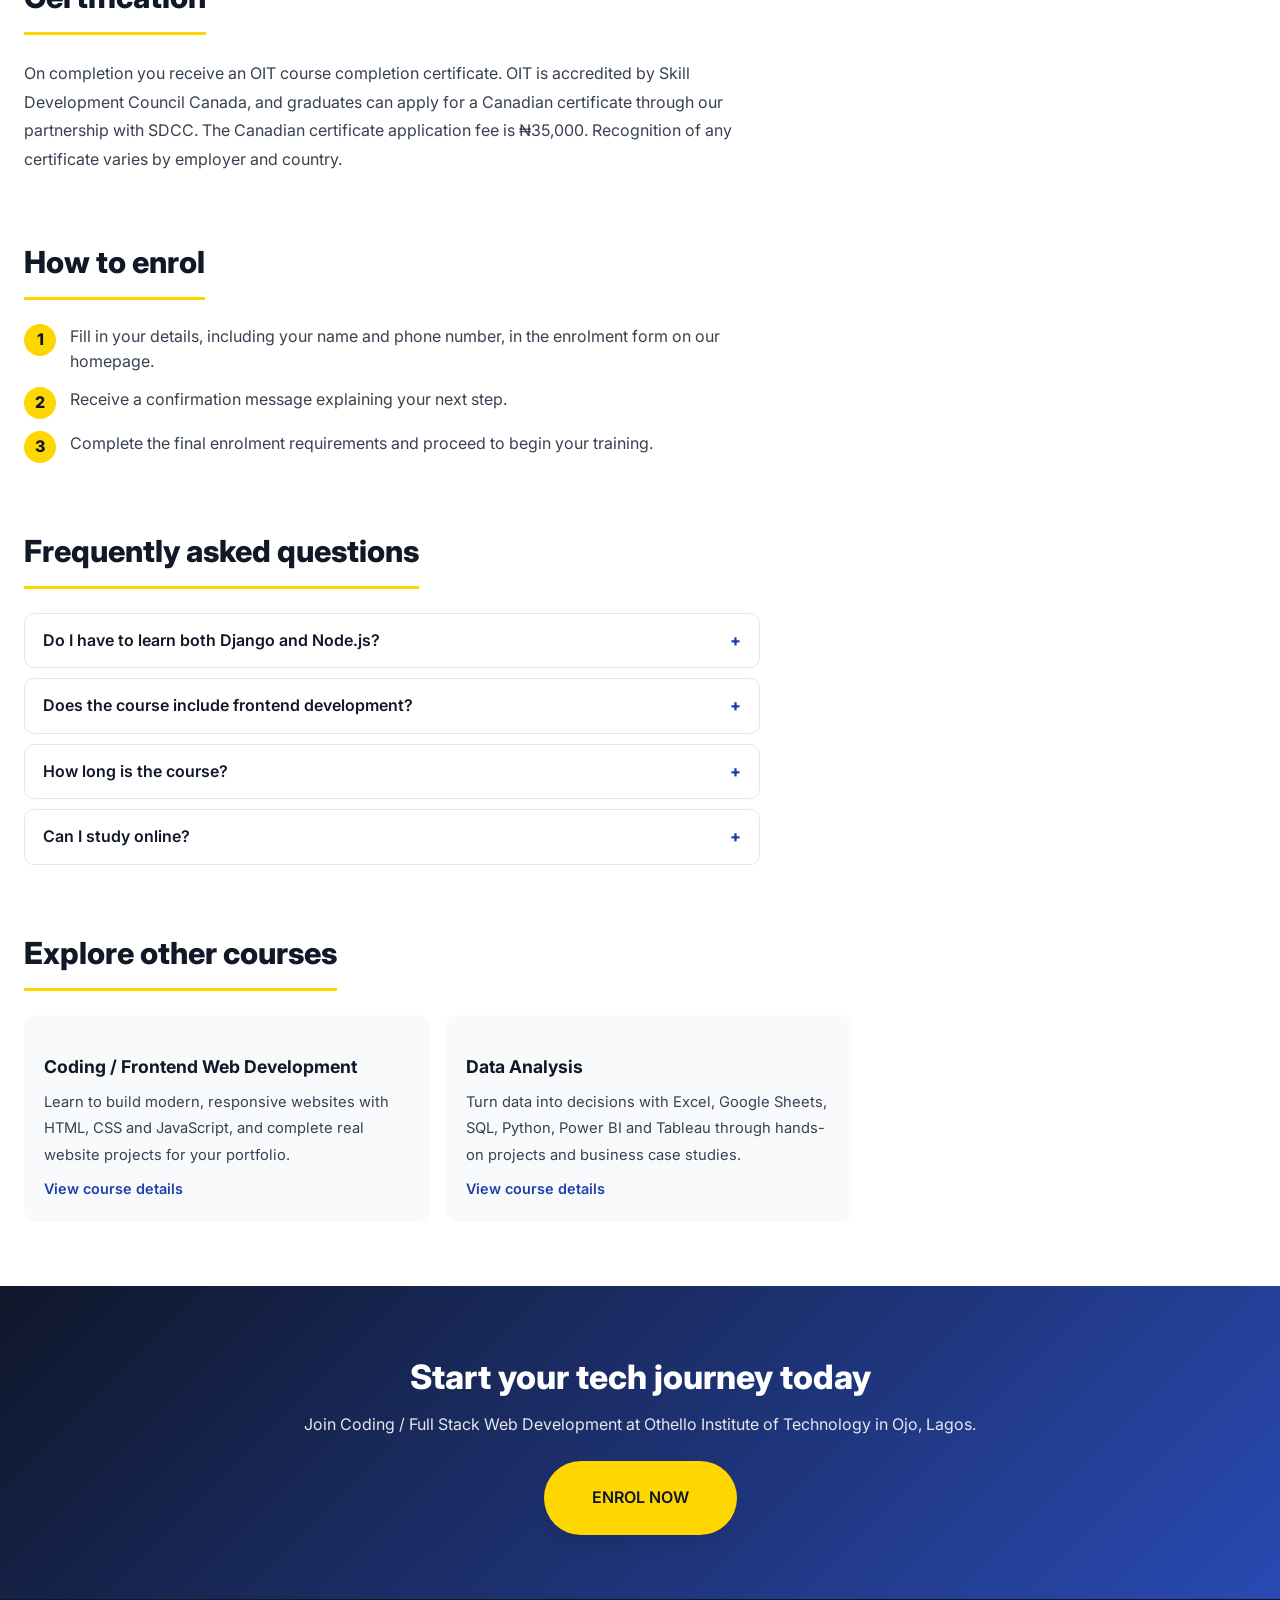
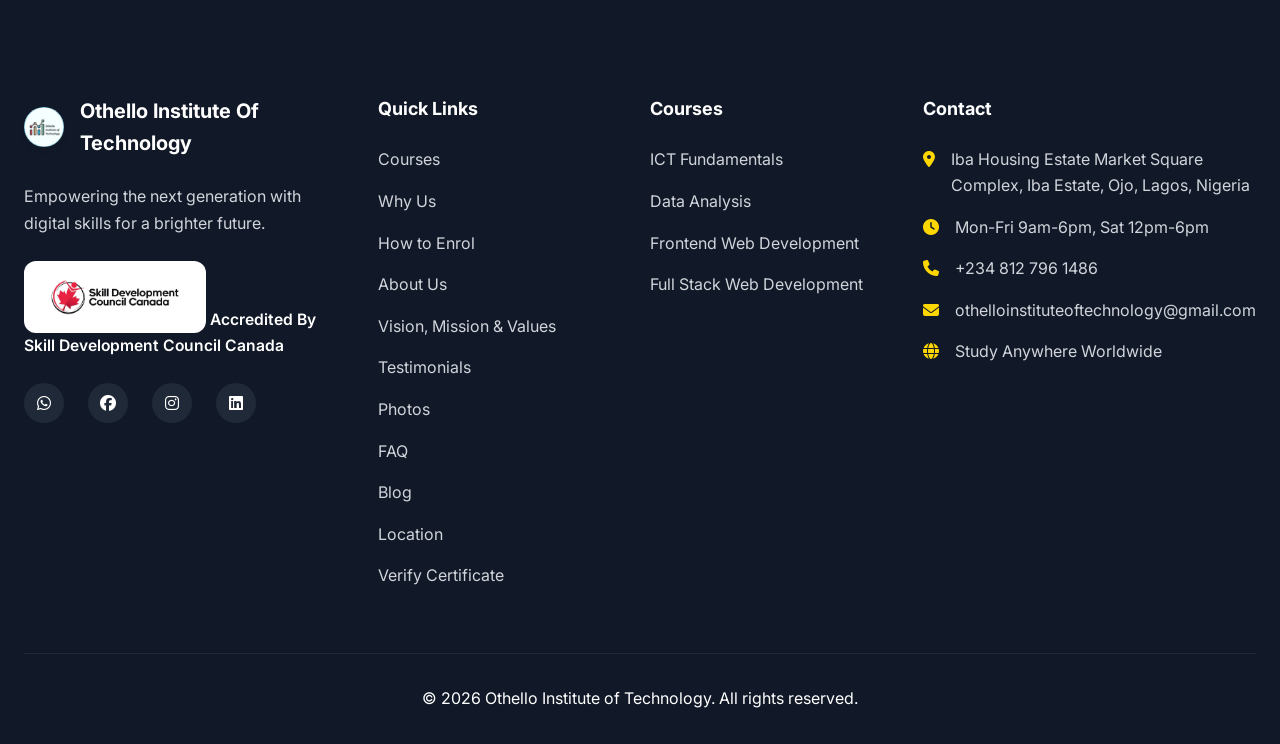
<file: courses/full-stack-web-development/index.html>
<!DOCTYPE html>
<html lang="en">
<head>
  <meta charset="UTF-8">
  <meta name="viewport" content="width=device-width, initial-scale=1.0">
  <title>Full Stack Web Development Training in Lagos | Django or Node.js</title>
  <meta name="description" content="Full stack web development training in Ojo, Lagos: frontend, backend and databases with Python Django or Node.js and MongoDB. 18 weeks, hybrid classes.">
  <meta name="robots" content="index, follow, max-image-preview:large">
  <meta name="theme-color" content="#FFD700">
  <link rel="canonical" href="https://othelloinstituteoftechnology.com/courses/full-stack-web-development/">
  <meta property="og:type" content="website">
  <meta property="og:site_name" content="Othello Institute of Technology">
  <meta property="og:title" content="Full Stack Web Development Training in Lagos | Django or Node.js">
  <meta property="og:description" content="Full stack web development training in Ojo, Lagos: frontend, backend and databases with Python Django or Node.js and MongoDB. 18 weeks, hybrid classes.">
  <meta property="og:url" content="https://othelloinstituteoftechnology.com/courses/full-stack-web-development/">
  <meta property="og:image" content="https://othelloinstituteoftechnology.com/img/preview_branded.jpg">
  <meta property="og:image:alt" content="Othello Institute of Technology, technology training academy in Ojo, Lagos">
  <meta property="og:locale" content="en_NG">
  <meta name="twitter:card" content="summary_large_image">
  <meta name="twitter:title" content="Full Stack Web Development Training in Lagos | Django or Node.js">
  <meta name="twitter:description" content="Full stack web development training in Ojo, Lagos: frontend, backend and databases with Python Django or Node.js and MongoDB. 18 weeks, hybrid classes.">
  <meta name="twitter:image" content="https://othelloinstituteoftechnology.com/img/preview_branded.jpg">
  <link rel="icon" href="../../img/favicon.ico" type="image/x-icon">
  <link rel="icon" href="../../img/favicon.png" type="image/png" sizes="48x48">
  <link rel="apple-touch-icon" href="../../img/favicon.png">
  <link rel="preconnect" href="https://fonts.googleapis.com">
  <link rel="preconnect" href="https://fonts.gstatic.com" crossorigin>
  <link href="https://fonts.googleapis.com/css2?family=Inter:wght@300;400;500;600;700;800;900&display=swap" rel="stylesheet">
  <link rel="stylesheet" href="https://cdnjs.cloudflare.com/ajax/libs/font-awesome/6.5.0/css/all.min.css">
  <link rel="stylesheet" href="../../css/styles.css">
  <link rel="stylesheet" href="../../css/pages.css">
  <script type="application/ld+json">
{
  "@context": "https://schema.org",
  "@type": "Course",
  "name": "Coding / Full Stack Web Development",
  "description": "Full stack web development training in Ojo, Lagos: frontend, backend and databases with Python Django or Node.js and MongoDB. 18 weeks, hybrid classes.",
  "url": "https://othelloinstituteoftechnology.com/courses/full-stack-web-development/",
  "provider": {
    "@type": "EducationalOrganization",
    "@id": "https://othelloinstituteoftechnology.com/#organization",
    "name": "Othello Institute of Technology",
    "url": "https://othelloinstituteoftechnology.com/"
  },
  "inLanguage": "en",
  "timeRequired": "P18W",
  "hasCourseInstance": {
    "@type": "CourseInstance",
    "courseMode": [
      "Online",
      "Onsite"
    ],
    "courseWorkload": "P18W",
    "location": {
      "@type": "Place",
      "name": "Othello Institute of Technology",
      "address": {
        "@type": "PostalAddress",
        "streetAddress": "Iba Housing Estate Market Square Complex, Iba Estate",
        "addressLocality": "Ojo",
        "addressRegion": "Lagos",
        "addressCountry": "NG"
      }
    }
  },
  "offers": [
    {
      "@type": "Offer",
      "name": "Anniversary price, 2 instalments",
      "price": 210000,
      "priceCurrency": "NGN",
      "url": "https://othelloinstituteoftechnology.com/courses/full-stack-web-development/"
    },
    {
      "@type": "Offer",
      "name": "One-time payment",
      "price": 180000,
      "priceCurrency": "NGN",
      "url": "https://othelloinstituteoftechnology.com/courses/full-stack-web-development/"
    }
  ]
}
  </script>
  <script type="application/ld+json">
{
  "@context": "https://schema.org",
  "@type": "BreadcrumbList",
  "itemListElement": [
    {
      "@type": "ListItem",
      "position": 1,
      "name": "Home",
      "item": "https://othelloinstituteoftechnology.com/"
    },
    {
      "@type": "ListItem",
      "position": 2,
      "name": "Courses",
      "item": "https://othelloinstituteoftechnology.com/#courses"
    },
    {
      "@type": "ListItem",
      "position": 3,
      "name": "Coding / Full Stack Web Development",
      "item": "https://othelloinstituteoftechnology.com/courses/full-stack-web-development/"
    }
  ]
}
  </script>
</head>
<body>
  <header class="navbar">
    <div class="nav-container">
      <a class="logo" href="../../" aria-label="Othello Institute of Technology home">
        <div class="logo-icon">
          <img src="../../img/favicon.ico" alt="Othello Institute Logo">
        </div>
        <span class="logo-text">Othello Institute of Technology</span>
      </a>
      <nav class="nav-menu">
        <ul>
          
          <li><a href="../../#courses">Courses &amp; Prices</a></li>
          <li><a href="../../about/">About</a></li>
          <li><a href="../../#why-choose">Why Us</a></li>
          <!-- <li><a href="../../#scholarship">Scholarship</a></li> -->
          <li><a href="../../#testimonials">Reviews</a></li>
          <li><a href="../../#gallery">Photos</a></li>
          <li><a href="https://oitlmsstudentplatform.onrender.com" target="_blank" rel="noopener noreferrer">Student Portal</a></li>
          <li><a href="../../#faq">FAQ</a></li>
          <li><a href="../../blog/index.html">Blog</a></li>
          <li><a href="../../#location">Location</a></li>
          <li><a href="../../#verify-certificate">Certificate</a></li>
          <li><a href="../../#register" class="nav-cta">ENROL NOW</a></li>
          
          
        </ul>
      </nav>
      <div class="header-accred">
        <img src="../../img/sdcc-logo.jpg" alt="Skill Development Council Canada logo" width="838" height="312">
        <span class="accred-label">Accredited By Skill Development Council Canada</span>
      </div>
      <button class="mobile-toggle" aria-label="Toggle menu">
        <i class="fa-solid fa-bars"></i>
      </button>
    </div>
  </header>
  <div class="accred-strip">
    <img src="../../img/sdcc-logo.jpg" alt="Skill Development Council Canada logo" width="838" height="312">
    <span class="accred-label">Accredited By Skill Development Council Canada</span>
  </div>

  <main>
    <section class="page-hero">
      <div class="container">
        <nav class="breadcrumb" aria-label="Breadcrumb"><ol><li><a href="../../">Home</a></li><li><a href="../../#courses">Courses</a></li><li aria-current="page">Full Stack Web Development</li></ol></nav>
        <h1>Coding / Full Stack Web Development</h1>
        <p class="lead">Full stack web development training in Lagos: frontend, backend and databases.</p>
        <ul class="hero-chips">
          <li><i class="fas fa-calendar-alt" aria-hidden="true"></i> 18 weeks</li>
          <li><i class="fas fa-laptop" aria-hidden="true"></i> Hybrid: online and in person</li>
          <li><i class="fas fa-certificate" aria-hidden="true"></i> Canadian certificate application available</li>
        </ul>
        <div class="hero-cta">
          <a href="../../#register" class="btn btn-primary"><span>ENROL NOW</span></a>
          <a href="#curriculum" class="btn btn-secondary"><span>View curriculum</span></a>
        </div>
      </div>
    </section>

    <div class="page-main">
      <div class="container course-layout">
        <div class="course-body">
          <section class="page-section" id="overview">
            <h2>About this course</h2>
            <p>Coding / Full Stack Web Development builds on frontend development and takes you into backend development and database management. Over 18 weeks you learn to build complete web applications, from the pages users see to the server and database behind them.</p><p>The backend is taught through one of two pathways: Python with Django, or Node.js with MongoDB. These are alternative pathways, and learners follow one of them. Ask us on WhatsApp which pathway the next cohort will follow.</p>
          </section>

          <section class="page-section" id="learn">
            <h2>What you will learn</h2>
            <ul class="tick-list"><li><i class="fas fa-check" aria-hidden="true"></i><span>HTML, CSS and JavaScript for building the frontend</span></li><li><i class="fas fa-check" aria-hidden="true"></i><span>Frontend development concepts and how a browser talks to a server</span></li><li><i class="fas fa-check" aria-hidden="true"></i><span>Backend development fundamentals through one pathway: Python with Django, or Node.js with MongoDB</span></li><li><i class="fas fa-check" aria-hidden="true"></i><span>Database management and working with application data</span></li><li><i class="fas fa-check" aria-hidden="true"></i><span>How to connect the frontend and backend into one working application</span></li><li><i class="fas fa-check" aria-hidden="true"></i><span>How to plan and complete a practical full-stack project</span></li></ul>
          </section>

          <section class="page-section" id="curriculum">
            <h2>Curriculum and learning modules</h2>
            <p>The programme runs for 18 weeks. Modules follow a logical sequence, and the weekly breakdown below shows how the topics are organised.</p>
            <ol class="module-list"><li class="module"><div class="module-head"><span class="module-weeks">Weeks 1–5</span><h3>Frontend foundations</h3></div><ul><li>HTML and page structure</li><li>CSS and responsive design</li><li>JavaScript fundamentals and interactivity</li></ul></li><li class="module"><div class="module-head"><span class="module-weeks">Week 6</span><h3>Frontend development concepts</h3></div><ul><li>Organising a frontend project</li><li>How the browser sends requests to a server and receives responses</li></ul></li><li class="module"><div class="module-head"><span class="module-weeks">Weeks 7–10</span><h3>Backend development fundamentals (one pathway)</h3></div><ul><li>Setting up a backend project and handling requests</li><li>Routes, logic and responses</li></ul><div class="pathways"><div class="pathway"><h4>Pathway A: Python with Django</h4><ul><li>Python for backend development</li><li>Django project structure</li><li>Views, templates and routing</li></ul></div><div class="pathway"><h4>Pathway B: Node.js with MongoDB</h4><ul><li>Node.js fundamentals</li><li>Building a server and routes</li><li>Handling requests and responses</li></ul></div></div></li><li class="module"><div class="module-head"><span class="module-weeks">Weeks 11–13</span><h3>Database management</h3></div><ul><li>Designing and organising data</li><li>Creating, reading, updating and deleting records</li></ul><div class="pathways"><div class="pathway"><h4>Pathway A: Django</h4><ul><li>Models and a relational database</li><li>Querying and managing data</li></ul></div><div class="pathway"><h4>Pathway B: MongoDB</h4><ul><li>Collections and documents</li><li>Querying and managing data</li></ul></div></div></li><li class="module"><div class="module-head"><span class="module-weeks">Weeks 14–15</span><h3>Application development and integration</h3></div><ul><li>Connecting the frontend to the backend</li><li>Handling forms and user input</li><li>Testing and improving the application</li></ul></li><li class="module"><div class="module-head"><span class="module-weeks">Weeks 16–18</span><h3>Full-stack capstone project</h3></div><ul><li>Planning and building a complete application</li><li>Presenting your finished project</li></ul></li></ol>
            <div class="note-box"><p><strong>Backend pathways:</strong> Python with Django <em>or</em> Node.js with MongoDB. They are alternatives, and learners follow one pathway.</p></div>
          </section>

          <section class="page-section" id="tools">
            <h2>Tools and technologies</h2>
            <ul class="chip-list"><li>HTML</li><li>CSS</li><li>JavaScript</li><li>Python with Django (backend pathway)</li><li>Node.js with MongoDB (backend pathway)</li><li>Database management</li></ul>
          </section>

          <section class="page-section" id="projects">
            <h2>Practical exercises and projects</h2>
            <p>Learning is hands-on. You practise each topic through guided exercises and assignments, and apply what you learn in real-world style projects.</p>
            <ul class="tick-list"><li><i class="fas fa-check" aria-hidden="true"></i><span>Frontend pages built from scratch</span></li><li><i class="fas fa-check" aria-hidden="true"></i><span>A backend with routes connected to a database</span></li><li><i class="fas fa-check" aria-hidden="true"></i><span>A practical full-stack application, for example a records, booking or inventory-style app</span></li><li><i class="fas fa-check" aria-hidden="true"></i><span>A capstone project that joins the frontend, backend and database</span></li></ul>
          </section>

          <section class="page-section" id="competencies">
            <h2>Learning objectives and expected competencies</h2>
            <p>By the end of the course, you should be able to:</p>
            <ul class="tick-list"><li><i class="fas fa-check" aria-hidden="true"></i><span>Build responsive frontends with HTML, CSS and JavaScript</span></li><li><i class="fas fa-check" aria-hidden="true"></i><span>Develop backend logic through your chosen pathway</span></li><li><i class="fas fa-check" aria-hidden="true"></i><span>Design and manage application data</span></li><li><i class="fas fa-check" aria-hidden="true"></i><span>Integrate a frontend and backend into a working application</span></li><li><i class="fas fa-check" aria-hidden="true"></i><span>Plan, build and present a full-stack project</span></li></ul>
          </section>

          <section class="page-section" id="careers">
            <h2>Career and business applications</h2>
            <p>The skills in this course can be applied in several ways, including:</p>
            <ul class="tick-list"><li><i class="fas fa-check" aria-hidden="true"></i><span>Building web applications for businesses and organisations</span></li><li><i class="fas fa-check" aria-hidden="true"></i><span>Creating complete projects for a professional portfolio</span></li><li><i class="fas fa-check" aria-hidden="true"></i><span>Freelance or project-based web development work</span></li><li><i class="fas fa-check" aria-hidden="true"></i><span>A foundation for continued learning in software development</span></li></ul>
            <div class="note-box"><p>We support our learners beyond the classroom through career guidance, CV and LinkedIn optimisation, mentorship, and access to relevant internship and employment opportunities where available. While employment is not guaranteed, we help learners prepare for available opportunities.</p></div>
          </section>

          <section class="page-section" id="fees">
            <h2>Duration, fees and payment</h2>
            <p><strong>Duration:</strong> 18 weeks. Classes begin in cohorts, and start dates are announced on our social media channels. Evening classes are available for undergraduates and working professionals.</p>
            <p>5th Anniversary Discounted Price: ₦210,000, paid in 2 instalments (70% first, 30% later).</p><p>One-time payment: ₦180,000.</p>
            <p><strong>Bonus:</strong> Recorded session in Cyber Security. Every student also gets access to the OIT student portal and a free Othello Tech branded vest.</p>
          </section>

          <section class="page-section" id="certification">
            <h2>Certification</h2>
            <p>On completion you receive an OIT course completion certificate. OIT is accredited by Skill Development Council Canada, and graduates can apply for a Canadian certificate through our partnership with SDCC. The Canadian certificate application fee is ₦35,000. Recognition of any certificate varies by employer and country.</p>
          </section>

          <section class="page-section" id="enrol">
            <h2>How to enrol</h2>
            <ol class="enrol-steps">
              <li>Fill in your details, including your name and phone number, in the enrolment form on our homepage.</li>
              <li>Receive a confirmation message explaining your next step.</li>
              <li>Complete the final enrolment requirements and proceed to begin your training.</li>
            </ol>
          </section>

          <section class="page-section page-faq" id="faq">
            <h2>Frequently asked questions</h2>
            <details><summary>Do I have to learn both Django and Node.js?</summary><p>No. They are alternative backend pathways: Python with Django, or Node.js with MongoDB. Learners follow one of them.</p></details><details><summary>Does the course include frontend development?</summary><p>Yes. The programme builds on HTML, CSS and JavaScript before moving into the backend and databases.</p></details><details><summary>How long is the course?</summary><p>The course runs for 18 weeks.</p></details><details><summary>Can I study online?</summary><p>Yes. Classes are hybrid, so you can study online, in person at our centre in Ojo, or both.</p></details>
          </section>

          <section class="page-section" id="related">
            <h2>Explore other courses</h2>
            <div class="related-grid"><a class="related-card" href="../../courses/frontend-web-development/"><h3>Coding / Frontend Web Development</h3><p>Learn to build modern, responsive websites with HTML, CSS and JavaScript, and complete real website projects for your portfolio.</p><span>View course details</span></a><a class="related-card" href="../../courses/data-analysis/"><h3>Data Analysis</h3><p>Turn data into decisions with Excel, Google Sheets, SQL, Python, Power BI and Tableau through hands-on projects and business case studies.</p><span>View course details</span></a></div>
          </section>
        </div>

        <aside class="glance" aria-label="Course at a glance">
          <div class="glance-card">
            <h2>Course at a glance</h2>
            <ul class="glance-list">
              <li><i class="fas fa-calendar-alt" aria-hidden="true"></i> 18 weeks</li>
              <li><i class="fas fa-laptop" aria-hidden="true"></i> Hybrid: online and in person</li>
              <li><i class="fas fa-map-marker-alt" aria-hidden="true"></i> Iba Estate, Ojo, Lagos</li>
              <li><i class="fas fa-certificate" aria-hidden="true"></i> Canadian certificate application available</li>
            </ul>
            <div class="price-box"><span class="price-label">5th Anniversary Discounted Price</span><span class="price-main">₦210,000</span><span class="price-sub">pay in 2 instalments (70% + 30% later)</span><span class="price-once">or ₦180,000 one-time payment</span></div>
            <a href="../../#register" class="btn btn-primary"><span>ENROL NOW</span></a>
            <a href="https://wa.me/2348127961486?text=Hello%20Othello%20Institute!%20I%20would%20like%20to%20learn%20more%20about%20your%20training%20programs%20and%20courses." target="_blank" rel="noopener noreferrer" class="btn btn-secondary" style="color:var(--gray-900);border-color:var(--gray-300);"><span>Ask on WhatsApp</span></a>
            <p class="glance-note">Our enrolment form is on the homepage. It takes you straight to the form.</p>
          </div>
        </aside>
      </div>
    </div>

    <section class="page-cta">
      <div class="container">
        <h2>Start your tech journey today</h2>
        <p>Join Coding / Full Stack Web Development at Othello Institute of Technology in Ojo, Lagos.</p>
        <div class="hero-cta"><a href="../../#register" class="btn btn-primary"><span>ENROL NOW</span></a></div>
      </div>
    </section>
  </main>

  <footer class="footer">
    <div class="container">
      <div class="footer-grid">
        <div class="footer-col">
          <div class="footer-logo">
            <div class="logo-icon">
              <img src="../../img/favicon.ico" alt="Othello Institute Logo">
            </div>
            <span>Othello Institute Of Technology</span>
          </div>
          <p>Empowering the next generation with digital skills for a brighter future.</p>
          <div class="footer-accred">
            <span class="footer-accred-badge"><img src="../../img/sdcc-logo.jpg" alt="Skill Development Council Canada logo" width="838" height="312" loading="lazy"></span>
            <span class="footer-accred-label">Accredited By Skill Development Council Canada</span>
          </div>
          <div class="social-links">
            <a href="https://wa.me/2348127961486?text=Hello%20Othello%20Institute!%20I%20would%20like%20to%20learn%20more%20about%20your%20training%20programs%20and%20courses." target="_blank" aria-label="WhatsApp"><i class="fab fa-whatsapp"></i></a>
            <a href="https://www.facebook.com/share/19k35odurU/?mibextid=wwXIfr" target="_blank" aria-label="Facebook"><i class="fab fa-facebook"></i></a>
            <a href="https://www.instagram.com/othelloinstituteoftechnology" target="_blank" aria-label="Instagram"><i class="fab fa-instagram"></i></a>
            <a href="https://www.linkedin.com/company/othello-institute-of-technology/" target="_blank" aria-label="LinkedIn"><i class="fab fa-linkedin"></i></a>
          </div>
        </div>

        <div class="footer-col">
          <h3>Quick Links</h3>
          <ul>
            <li><a href="../../#courses">Courses</a></li>
            <li><a href="../../#why-choose">Why Us</a></li>
            <li><a href="../../#registration-process">How to Enrol</a></li>
            <li><a href="../../about/">About Us</a></li>
            <li><a href="../../about/#core-values">Vision, Mission &amp; Values</a></li>
            <li><a href="../../#testimonials">Testimonials</a></li>
            <li><a href="../../#gallery">Photos</a></li>
            <li><a href="../../#faq">FAQ</a></li>
            <li><a href="../../blog/index.html">Blog</a></li>
           <li><a href="../../#location">Location</a></li>
            <li><a href="../../#verify-certificate">Verify Certificate</a></li>
          </ul>
        </div>

        <div class="footer-col">
          <h3>Courses</h3>
          <ul>
            <li><a href="../../courses/ict-fundamentals/">ICT Fundamentals</a></li>
            <li><a href="../../courses/data-analysis/">Data Analysis</a></li>
            <li><a href="../../courses/frontend-web-development/">Frontend Web Development</a></li>
            <li><a href="../../courses/full-stack-web-development/">Full Stack Web Development</a></li>
          </ul>
        </div>

        <div class="footer-col">
          <h3>Contact</h3>
          <ul class="contact-list">
            <li><i class="fas fa-map-marker-alt"></i> Iba Housing Estate Market Square Complex, Iba Estate, Ojo, Lagos, Nigeria</li>
            <li><i class="fas fa-clock"></i> Mon-Fri 9am-6pm, Sat 12pm-6pm</li>
            <li><i class="fas fa-phone"></i> +234 812 796 1486</li>
            <li><i class="fas fa-envelope"></i>othelloinstituteoftechnology@gmail.com</li>
            <li><i class="fas fa-globe"></i> Study Anywhere Worldwide</li>
          </ul>
        </div>
      </div>

      <div class="footer-bottom">
        <p>&copy; <span id="current-year">2025</span> Othello Institute of Technology. All rights reserved.</p>
      </div>
    </div>
  </footer>
  <a href="../../#register" class="enrol-float" id="enrolFloat" aria-label="ENROL NOW. Start your tech journey today.">
    <i class="fas fa-graduation-cap" aria-hidden="true"></i>
    <span class="enrol-float-text"><strong>ENROL NOW</strong><small>Start your tech journey today.</small></span>
  </a>

  <script src="../../js/site-common.js"></script>
</body>
</html>
</file>
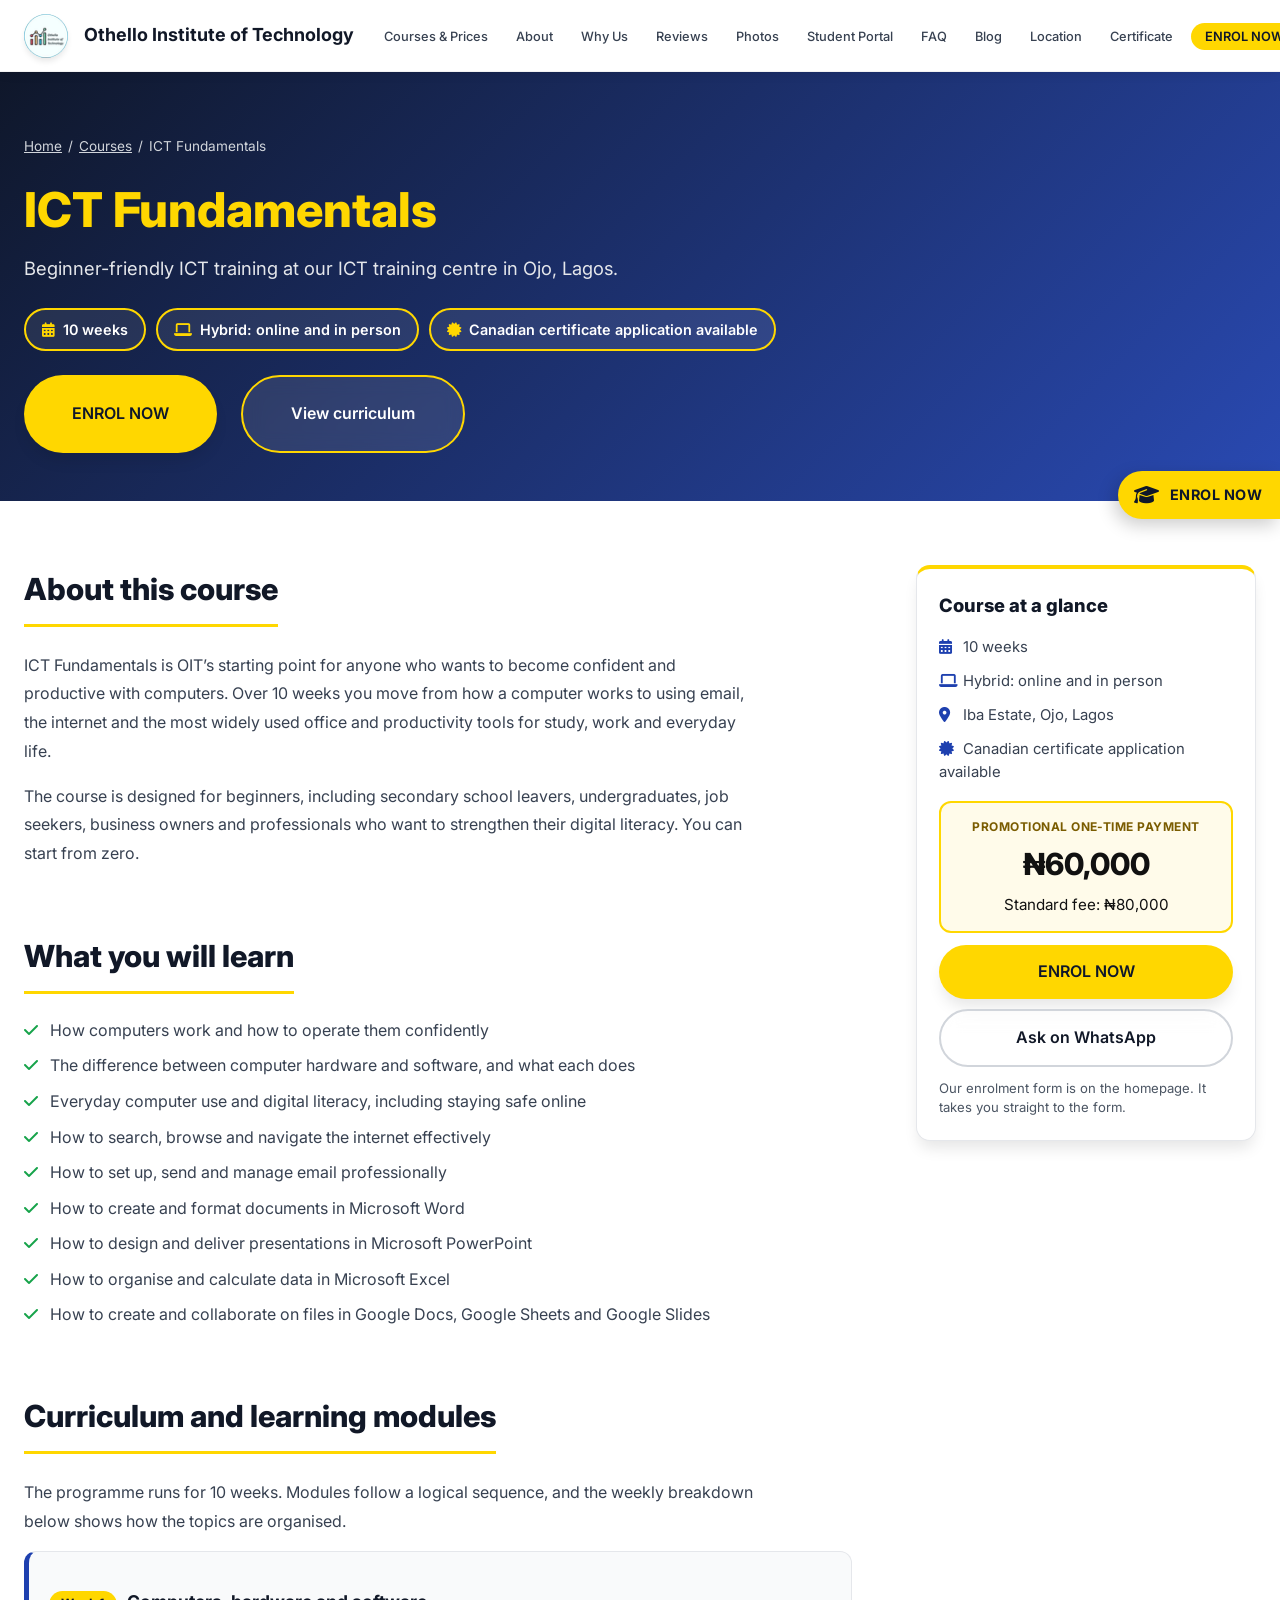
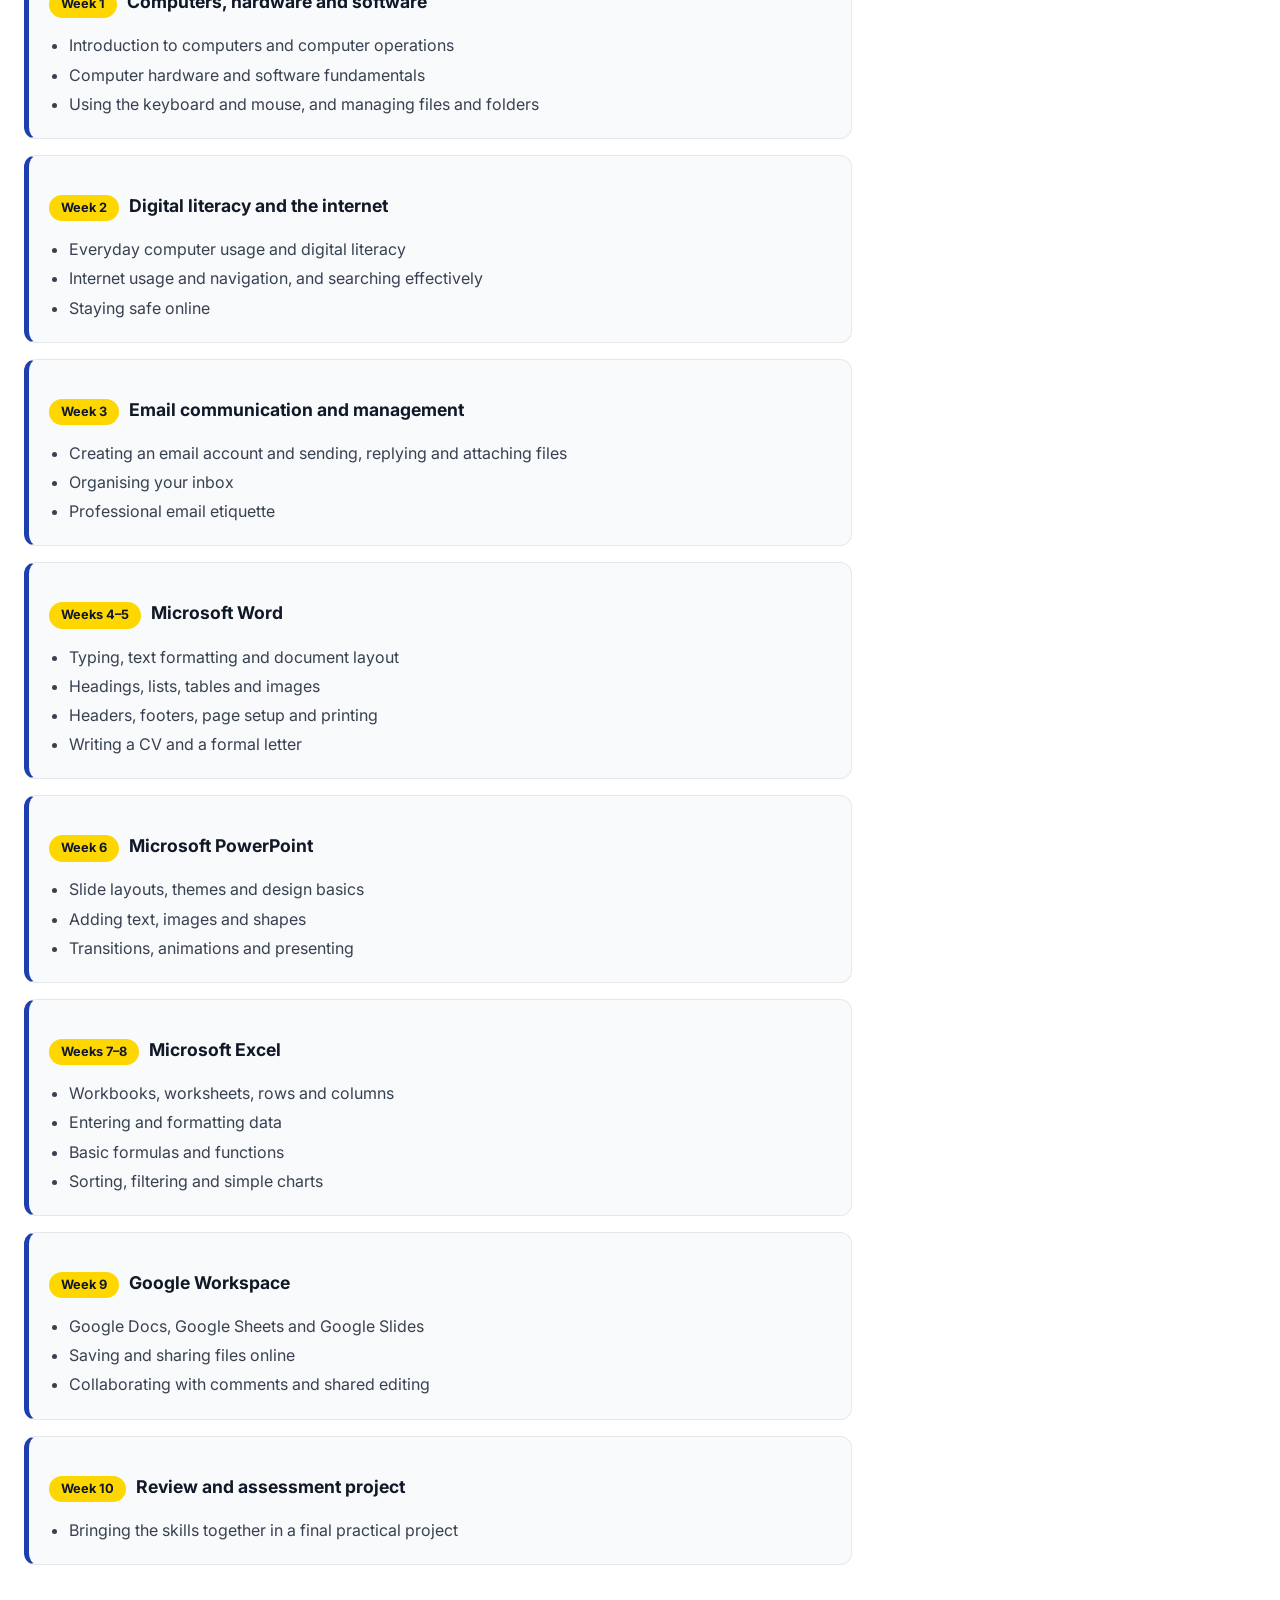
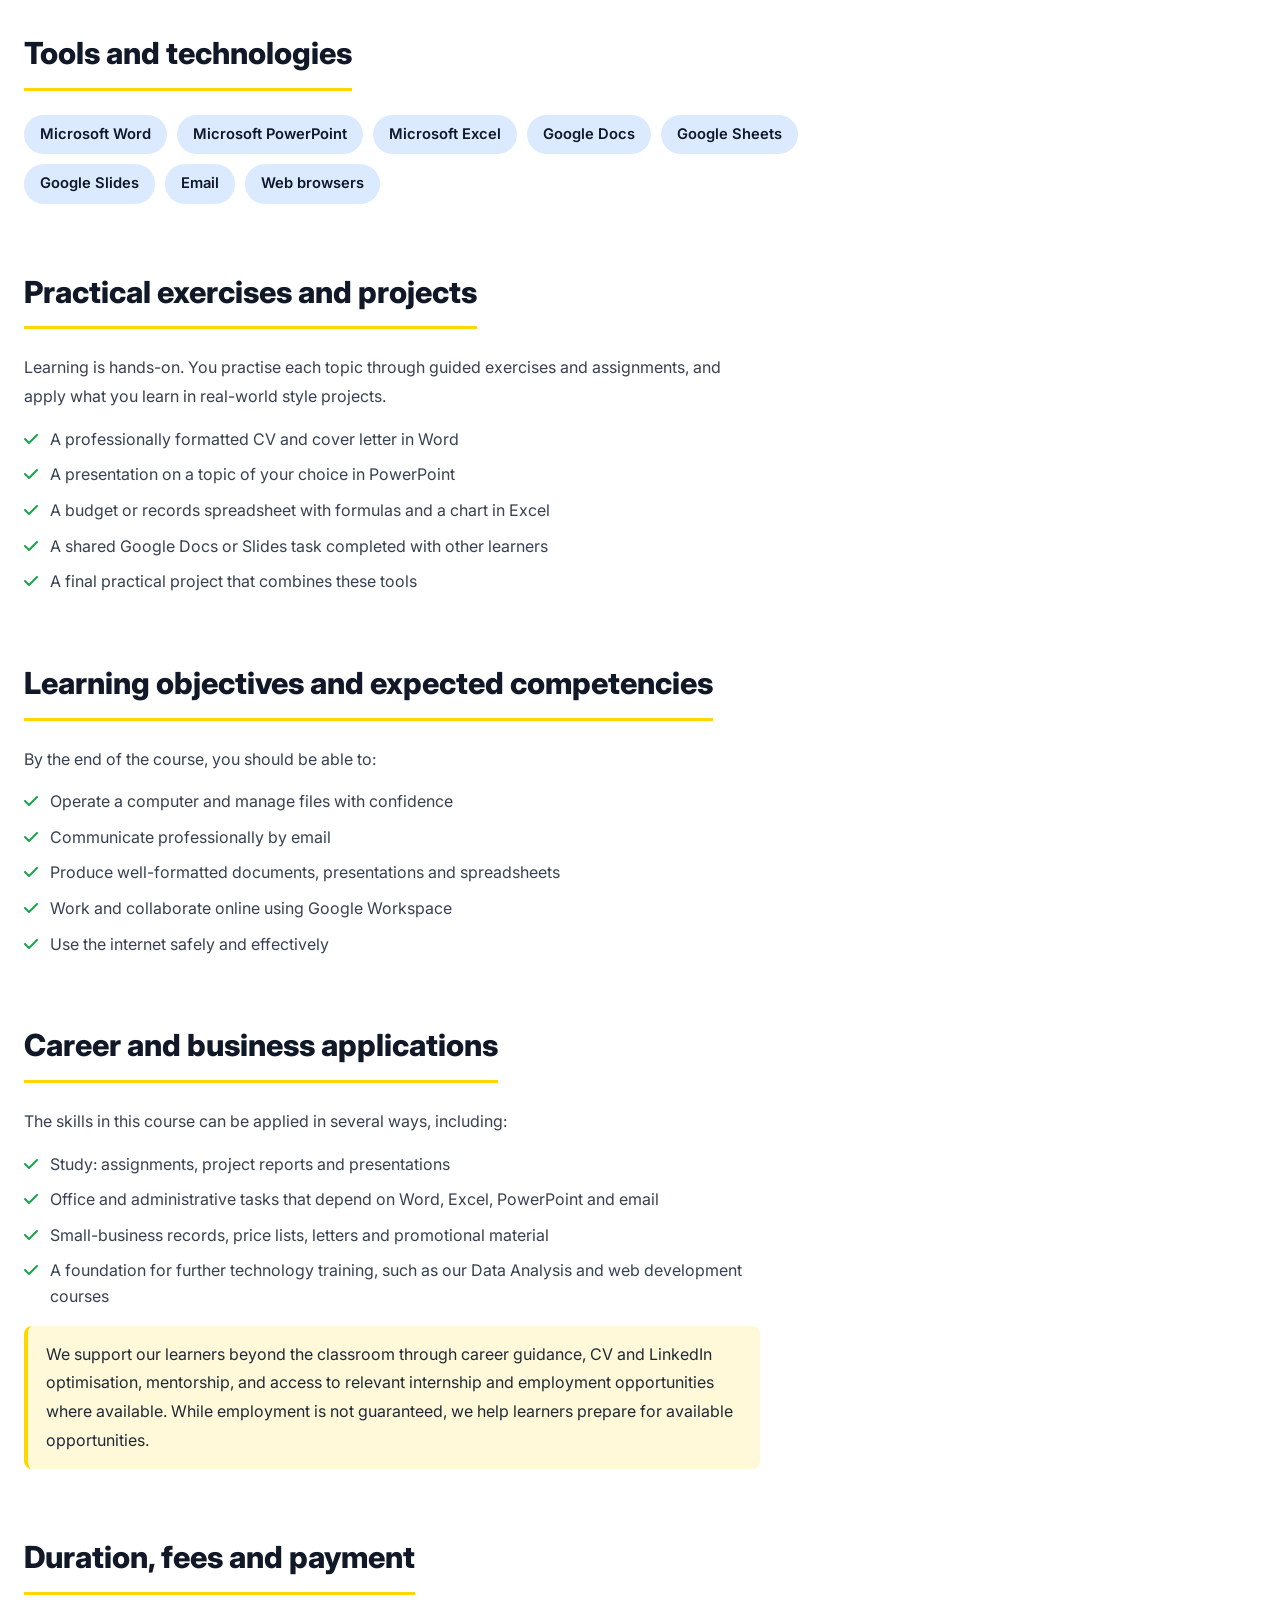
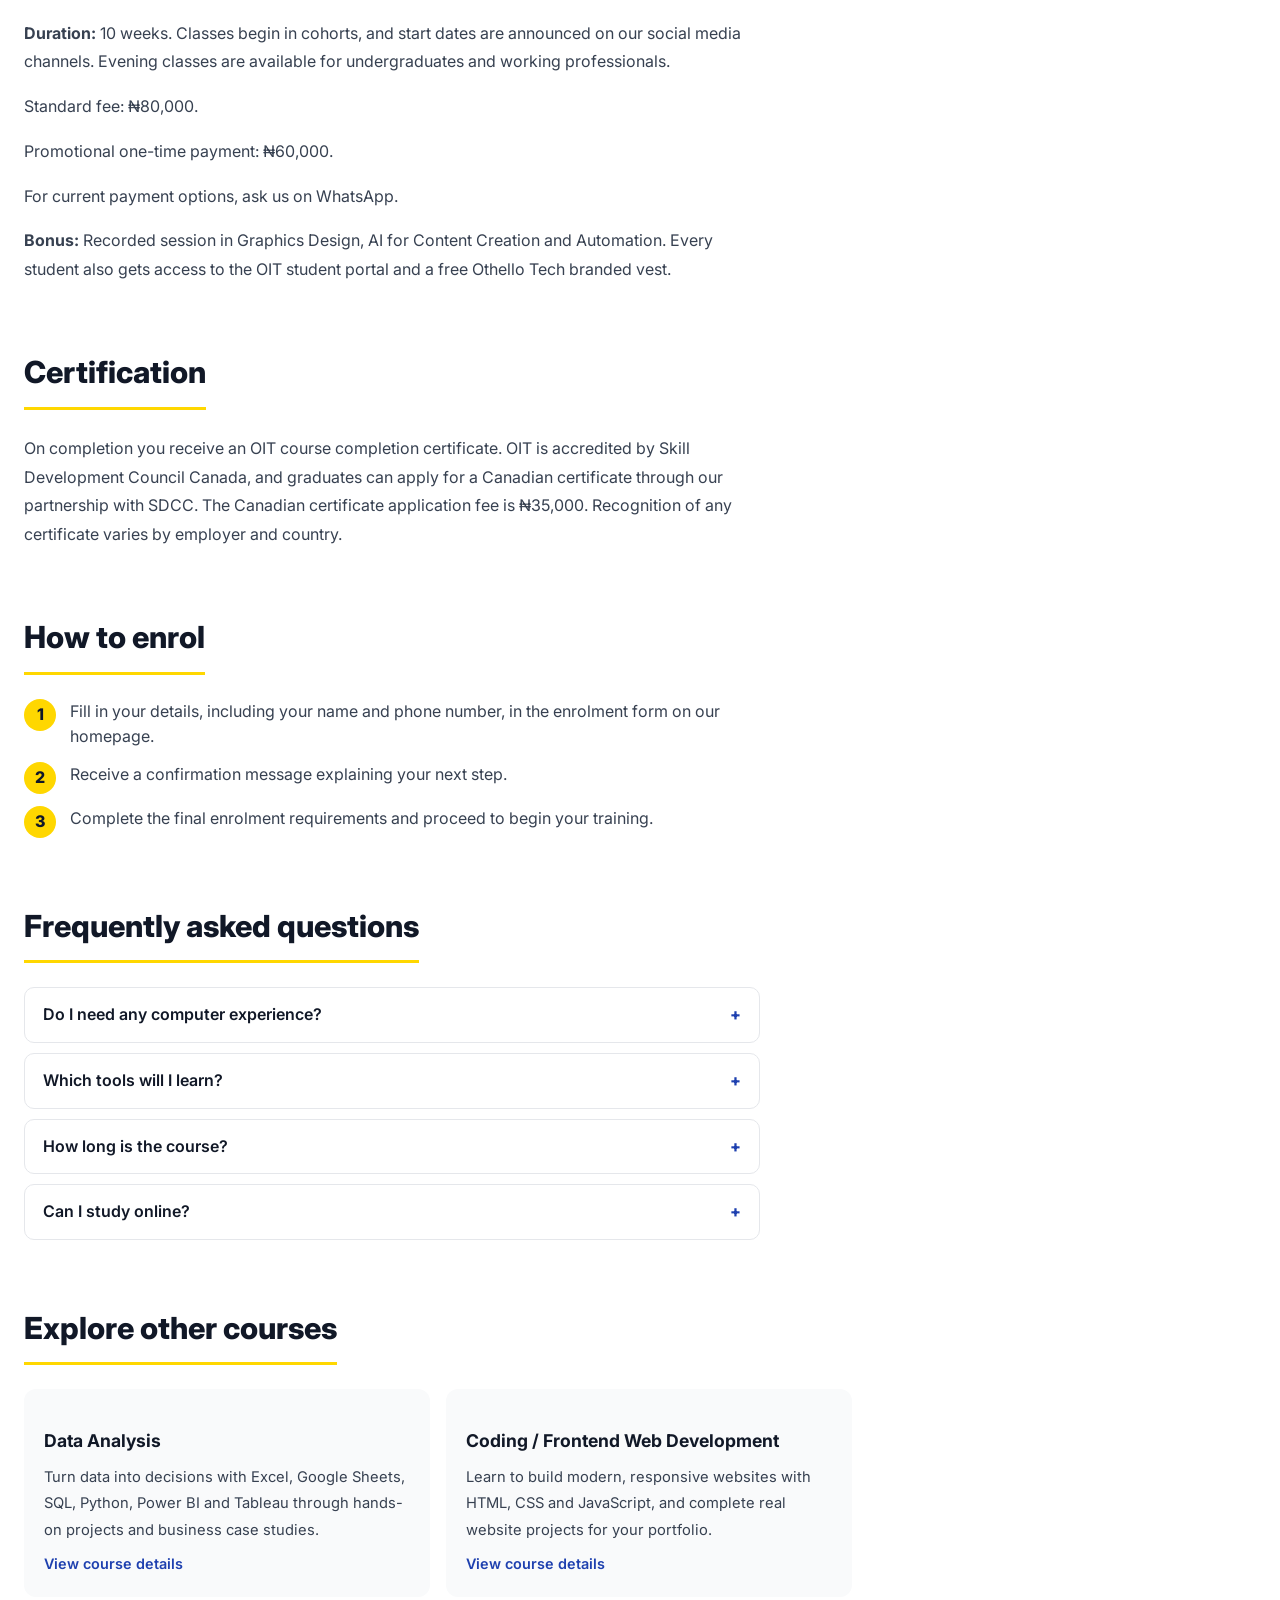
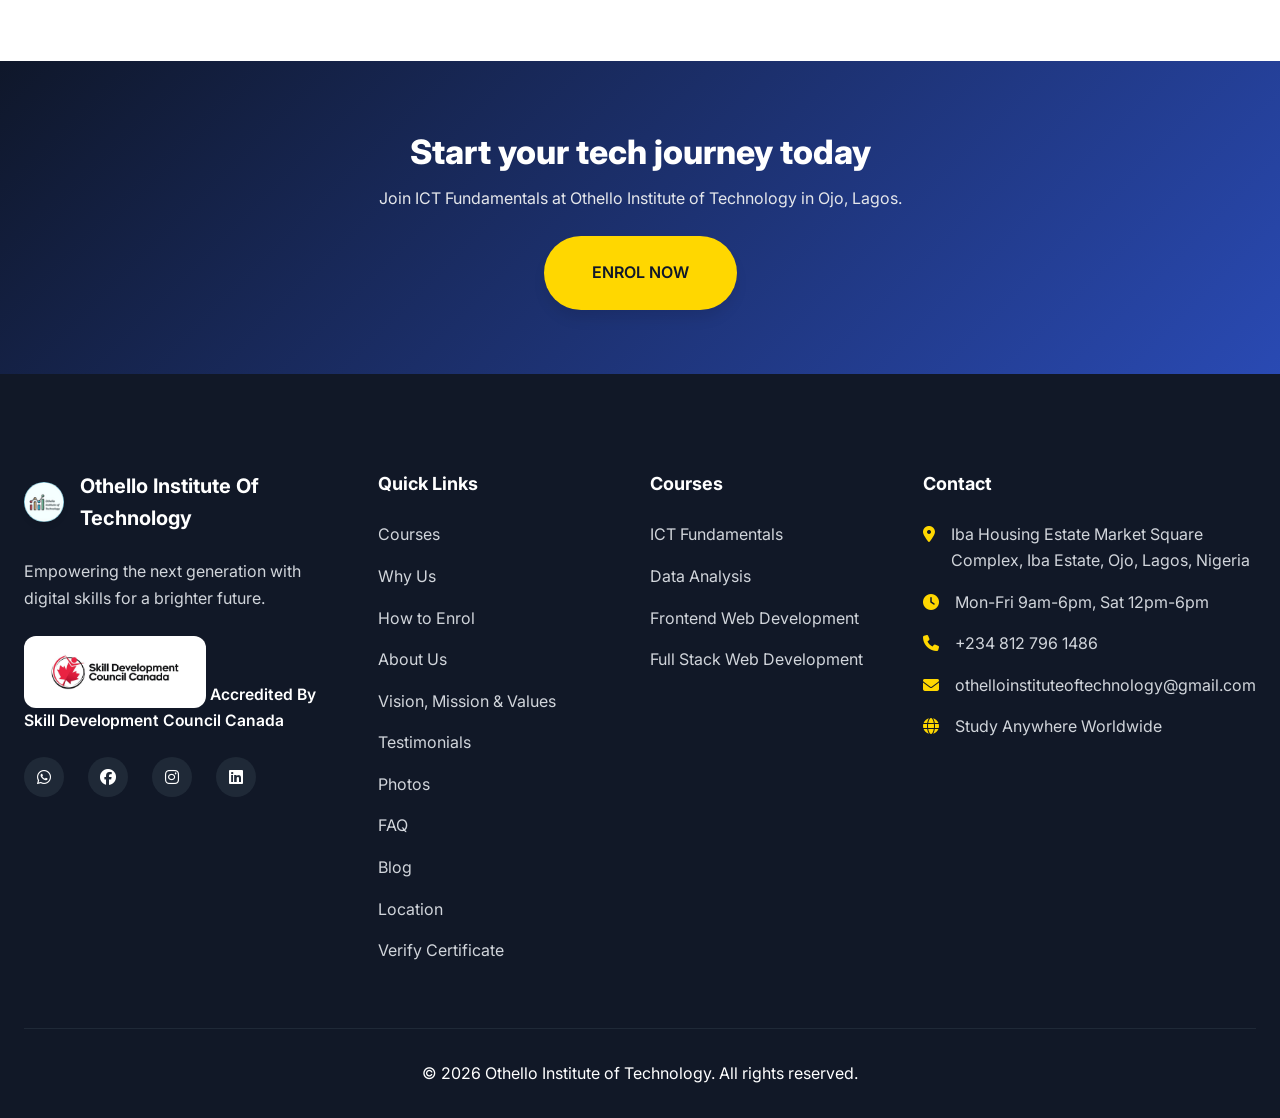
<file: courses/ict-fundamentals/index.html>
<!DOCTYPE html>
<html lang="en">
<head>
  <meta charset="UTF-8">
  <meta name="viewport" content="width=device-width, initial-scale=1.0">
  <title>ICT Fundamentals Course in Ojo, Lagos | ICT Training Centre | OIT</title>
  <meta name="description" content="Beginner-friendly ICT course in Ojo, Lagos: computer basics, internet, email, Word, PowerPoint, Excel and Google Workspace. 10 weeks, from ₦60,000.">
  <meta name="robots" content="index, follow, max-image-preview:large">
  <meta name="theme-color" content="#FFD700">
  <link rel="canonical" href="https://othelloinstituteoftechnology.com/courses/ict-fundamentals/">
  <meta property="og:type" content="website">
  <meta property="og:site_name" content="Othello Institute of Technology">
  <meta property="og:title" content="ICT Fundamentals Course in Ojo, Lagos | ICT Training Centre | OIT">
  <meta property="og:description" content="Beginner-friendly ICT course in Ojo, Lagos: computer basics, internet, email, Word, PowerPoint, Excel and Google Workspace. 10 weeks, from ₦60,000.">
  <meta property="og:url" content="https://othelloinstituteoftechnology.com/courses/ict-fundamentals/">
  <meta property="og:image" content="https://othelloinstituteoftechnology.com/img/preview_branded.jpg">
  <meta property="og:image:alt" content="Othello Institute of Technology, technology training academy in Ojo, Lagos">
  <meta property="og:locale" content="en_NG">
  <meta name="twitter:card" content="summary_large_image">
  <meta name="twitter:title" content="ICT Fundamentals Course in Ojo, Lagos | ICT Training Centre | OIT">
  <meta name="twitter:description" content="Beginner-friendly ICT course in Ojo, Lagos: computer basics, internet, email, Word, PowerPoint, Excel and Google Workspace. 10 weeks, from ₦60,000.">
  <meta name="twitter:image" content="https://othelloinstituteoftechnology.com/img/preview_branded.jpg">
  <link rel="icon" href="../../img/favicon.ico" type="image/x-icon">
  <link rel="icon" href="../../img/favicon.png" type="image/png" sizes="48x48">
  <link rel="apple-touch-icon" href="../../img/favicon.png">
  <link rel="preconnect" href="https://fonts.googleapis.com">
  <link rel="preconnect" href="https://fonts.gstatic.com" crossorigin>
  <link href="https://fonts.googleapis.com/css2?family=Inter:wght@300;400;500;600;700;800;900&display=swap" rel="stylesheet">
  <link rel="stylesheet" href="https://cdnjs.cloudflare.com/ajax/libs/font-awesome/6.5.0/css/all.min.css">
  <link rel="stylesheet" href="../../css/styles.css">
  <link rel="stylesheet" href="../../css/pages.css">
  <script type="application/ld+json">
{
  "@context": "https://schema.org",
  "@type": "Course",
  "name": "ICT Fundamentals",
  "description": "Beginner-friendly ICT course in Ojo, Lagos: computer basics, internet, email, Word, PowerPoint, Excel and Google Workspace. 10 weeks, from ₦60,000.",
  "url": "https://othelloinstituteoftechnology.com/courses/ict-fundamentals/",
  "provider": {
    "@type": "EducationalOrganization",
    "@id": "https://othelloinstituteoftechnology.com/#organization",
    "name": "Othello Institute of Technology",
    "url": "https://othelloinstituteoftechnology.com/"
  },
  "inLanguage": "en",
  "timeRequired": "P10W",
  "hasCourseInstance": {
    "@type": "CourseInstance",
    "courseMode": [
      "Online",
      "Onsite"
    ],
    "courseWorkload": "P10W",
    "location": {
      "@type": "Place",
      "name": "Othello Institute of Technology",
      "address": {
        "@type": "PostalAddress",
        "streetAddress": "Iba Housing Estate Market Square Complex, Iba Estate",
        "addressLocality": "Ojo",
        "addressRegion": "Lagos",
        "addressCountry": "NG"
      }
    }
  },
  "offers": [
    {
      "@type": "Offer",
      "name": "Standard fee",
      "price": 80000,
      "priceCurrency": "NGN",
      "url": "https://othelloinstituteoftechnology.com/courses/ict-fundamentals/"
    },
    {
      "@type": "Offer",
      "name": "Promotional one-time payment",
      "price": 60000,
      "priceCurrency": "NGN",
      "url": "https://othelloinstituteoftechnology.com/courses/ict-fundamentals/"
    }
  ]
}
  </script>
  <script type="application/ld+json">
{
  "@context": "https://schema.org",
  "@type": "BreadcrumbList",
  "itemListElement": [
    {
      "@type": "ListItem",
      "position": 1,
      "name": "Home",
      "item": "https://othelloinstituteoftechnology.com/"
    },
    {
      "@type": "ListItem",
      "position": 2,
      "name": "Courses",
      "item": "https://othelloinstituteoftechnology.com/#courses"
    },
    {
      "@type": "ListItem",
      "position": 3,
      "name": "ICT Fundamentals",
      "item": "https://othelloinstituteoftechnology.com/courses/ict-fundamentals/"
    }
  ]
}
  </script>
</head>
<body>
  <header class="navbar">
    <div class="nav-container">
      <a class="logo" href="../../" aria-label="Othello Institute of Technology home">
        <div class="logo-icon">
          <img src="../../img/favicon.ico" alt="Othello Institute Logo">
        </div>
        <span class="logo-text">Othello Institute of Technology</span>
      </a>
      <nav class="nav-menu">
        <ul>
          
          <li><a href="../../#courses">Courses &amp; Prices</a></li>
          <li><a href="../../about/">About</a></li>
          <li><a href="../../#why-choose">Why Us</a></li>
          <!-- <li><a href="../../#scholarship">Scholarship</a></li> -->
          <li><a href="../../#testimonials">Reviews</a></li>
          <li><a href="../../#gallery">Photos</a></li>
          <li><a href="https://oitlmsstudentplatform.onrender.com" target="_blank" rel="noopener noreferrer">Student Portal</a></li>
          <li><a href="../../#faq">FAQ</a></li>
          <li><a href="../../blog/index.html">Blog</a></li>
          <li><a href="../../#location">Location</a></li>
          <li><a href="../../#verify-certificate">Certificate</a></li>
          <li><a href="../../#register" class="nav-cta">ENROL NOW</a></li>
          
          
        </ul>
      </nav>
      <div class="header-accred">
        <img src="../../img/sdcc-logo.jpg" alt="Skill Development Council Canada logo" width="838" height="312">
        <span class="accred-label">Accredited By Skill Development Council Canada</span>
      </div>
      <button class="mobile-toggle" aria-label="Toggle menu">
        <i class="fa-solid fa-bars"></i>
      </button>
    </div>
  </header>
  <div class="accred-strip">
    <img src="../../img/sdcc-logo.jpg" alt="Skill Development Council Canada logo" width="838" height="312">
    <span class="accred-label">Accredited By Skill Development Council Canada</span>
  </div>

  <main>
    <section class="page-hero">
      <div class="container">
        <nav class="breadcrumb" aria-label="Breadcrumb"><ol><li><a href="../../">Home</a></li><li><a href="../../#courses">Courses</a></li><li aria-current="page">ICT Fundamentals</li></ol></nav>
        <h1>ICT Fundamentals</h1>
        <p class="lead">Beginner-friendly ICT training at our ICT training centre in Ojo, Lagos.</p>
        <ul class="hero-chips">
          <li><i class="fas fa-calendar-alt" aria-hidden="true"></i> 10 weeks</li>
          <li><i class="fas fa-laptop" aria-hidden="true"></i> Hybrid: online and in person</li>
          <li><i class="fas fa-certificate" aria-hidden="true"></i> Canadian certificate application available</li>
        </ul>
        <div class="hero-cta">
          <a href="../../#register" class="btn btn-primary"><span>ENROL NOW</span></a>
          <a href="#curriculum" class="btn btn-secondary"><span>View curriculum</span></a>
        </div>
      </div>
    </section>

    <div class="page-main">
      <div class="container course-layout">
        <div class="course-body">
          <section class="page-section" id="overview">
            <h2>About this course</h2>
            <p>ICT Fundamentals is OIT’s starting point for anyone who wants to become confident and productive with computers. Over 10 weeks you move from how a computer works to using email, the internet and the most widely used office and productivity tools for study, work and everyday life.</p><p>The course is designed for beginners, including secondary school leavers, undergraduates, job seekers, business owners and professionals who want to strengthen their digital literacy. You can start from zero.</p>
          </section>

          <section class="page-section" id="learn">
            <h2>What you will learn</h2>
            <ul class="tick-list"><li><i class="fas fa-check" aria-hidden="true"></i><span>How computers work and how to operate them confidently</span></li><li><i class="fas fa-check" aria-hidden="true"></i><span>The difference between computer hardware and software, and what each does</span></li><li><i class="fas fa-check" aria-hidden="true"></i><span>Everyday computer use and digital literacy, including staying safe online</span></li><li><i class="fas fa-check" aria-hidden="true"></i><span>How to search, browse and navigate the internet effectively</span></li><li><i class="fas fa-check" aria-hidden="true"></i><span>How to set up, send and manage email professionally</span></li><li><i class="fas fa-check" aria-hidden="true"></i><span>How to create and format documents in Microsoft Word</span></li><li><i class="fas fa-check" aria-hidden="true"></i><span>How to design and deliver presentations in Microsoft PowerPoint</span></li><li><i class="fas fa-check" aria-hidden="true"></i><span>How to organise and calculate data in Microsoft Excel</span></li><li><i class="fas fa-check" aria-hidden="true"></i><span>How to create and collaborate on files in Google Docs, Google Sheets and Google Slides</span></li></ul>
          </section>

          <section class="page-section" id="curriculum">
            <h2>Curriculum and learning modules</h2>
            <p>The programme runs for 10 weeks. Modules follow a logical sequence, and the weekly breakdown below shows how the topics are organised.</p>
            <ol class="module-list"><li class="module"><div class="module-head"><span class="module-weeks">Week 1</span><h3>Computers, hardware and software</h3></div><ul><li>Introduction to computers and computer operations</li><li>Computer hardware and software fundamentals</li><li>Using the keyboard and mouse, and managing files and folders</li></ul></li><li class="module"><div class="module-head"><span class="module-weeks">Week 2</span><h3>Digital literacy and the internet</h3></div><ul><li>Everyday computer usage and digital literacy</li><li>Internet usage and navigation, and searching effectively</li><li>Staying safe online</li></ul></li><li class="module"><div class="module-head"><span class="module-weeks">Week 3</span><h3>Email communication and management</h3></div><ul><li>Creating an email account and sending, replying and attaching files</li><li>Organising your inbox</li><li>Professional email etiquette</li></ul></li><li class="module"><div class="module-head"><span class="module-weeks">Weeks 4–5</span><h3>Microsoft Word</h3></div><ul><li>Typing, text formatting and document layout</li><li>Headings, lists, tables and images</li><li>Headers, footers, page setup and printing</li><li>Writing a CV and a formal letter</li></ul></li><li class="module"><div class="module-head"><span class="module-weeks">Week 6</span><h3>Microsoft PowerPoint</h3></div><ul><li>Slide layouts, themes and design basics</li><li>Adding text, images and shapes</li><li>Transitions, animations and presenting</li></ul></li><li class="module"><div class="module-head"><span class="module-weeks">Weeks 7–8</span><h3>Microsoft Excel</h3></div><ul><li>Workbooks, worksheets, rows and columns</li><li>Entering and formatting data</li><li>Basic formulas and functions</li><li>Sorting, filtering and simple charts</li></ul></li><li class="module"><div class="module-head"><span class="module-weeks">Week 9</span><h3>Google Workspace</h3></div><ul><li>Google Docs, Google Sheets and Google Slides</li><li>Saving and sharing files online</li><li>Collaborating with comments and shared editing</li></ul></li><li class="module"><div class="module-head"><span class="module-weeks">Week 10</span><h3>Review and assessment project</h3></div><ul><li>Bringing the skills together in a final practical project</li></ul></li></ol>
            
          </section>

          <section class="page-section" id="tools">
            <h2>Tools and technologies</h2>
            <ul class="chip-list"><li>Microsoft Word</li><li>Microsoft PowerPoint</li><li>Microsoft Excel</li><li>Google Docs</li><li>Google Sheets</li><li>Google Slides</li><li>Email</li><li>Web browsers</li></ul>
          </section>

          <section class="page-section" id="projects">
            <h2>Practical exercises and projects</h2>
            <p>Learning is hands-on. You practise each topic through guided exercises and assignments, and apply what you learn in real-world style projects.</p>
            <ul class="tick-list"><li><i class="fas fa-check" aria-hidden="true"></i><span>A professionally formatted CV and cover letter in Word</span></li><li><i class="fas fa-check" aria-hidden="true"></i><span>A presentation on a topic of your choice in PowerPoint</span></li><li><i class="fas fa-check" aria-hidden="true"></i><span>A budget or records spreadsheet with formulas and a chart in Excel</span></li><li><i class="fas fa-check" aria-hidden="true"></i><span>A shared Google Docs or Slides task completed with other learners</span></li><li><i class="fas fa-check" aria-hidden="true"></i><span>A final practical project that combines these tools</span></li></ul>
          </section>

          <section class="page-section" id="competencies">
            <h2>Learning objectives and expected competencies</h2>
            <p>By the end of the course, you should be able to:</p>
            <ul class="tick-list"><li><i class="fas fa-check" aria-hidden="true"></i><span>Operate a computer and manage files with confidence</span></li><li><i class="fas fa-check" aria-hidden="true"></i><span>Communicate professionally by email</span></li><li><i class="fas fa-check" aria-hidden="true"></i><span>Produce well-formatted documents, presentations and spreadsheets</span></li><li><i class="fas fa-check" aria-hidden="true"></i><span>Work and collaborate online using Google Workspace</span></li><li><i class="fas fa-check" aria-hidden="true"></i><span>Use the internet safely and effectively</span></li></ul>
          </section>

          <section class="page-section" id="careers">
            <h2>Career and business applications</h2>
            <p>The skills in this course can be applied in several ways, including:</p>
            <ul class="tick-list"><li><i class="fas fa-check" aria-hidden="true"></i><span>Study: assignments, project reports and presentations</span></li><li><i class="fas fa-check" aria-hidden="true"></i><span>Office and administrative tasks that depend on Word, Excel, PowerPoint and email</span></li><li><i class="fas fa-check" aria-hidden="true"></i><span>Small-business records, price lists, letters and promotional material</span></li><li><i class="fas fa-check" aria-hidden="true"></i><span>A foundation for further technology training, such as our Data Analysis and web development courses</span></li></ul>
            <div class="note-box"><p>We support our learners beyond the classroom through career guidance, CV and LinkedIn optimisation, mentorship, and access to relevant internship and employment opportunities where available. While employment is not guaranteed, we help learners prepare for available opportunities.</p></div>
          </section>

          <section class="page-section" id="fees">
            <h2>Duration, fees and payment</h2>
            <p><strong>Duration:</strong> 10 weeks. Classes begin in cohorts, and start dates are announced on our social media channels. Evening classes are available for undergraduates and working professionals.</p>
            <p>Standard fee: ₦80,000.</p><p>Promotional one-time payment: ₦60,000.</p><p>For current payment options, ask us on WhatsApp.</p>
            <p><strong>Bonus:</strong> Recorded session in Graphics Design, AI for Content Creation and Automation. Every student also gets access to the OIT student portal and a free Othello Tech branded vest.</p>
          </section>

          <section class="page-section" id="certification">
            <h2>Certification</h2>
            <p>On completion you receive an OIT course completion certificate. OIT is accredited by Skill Development Council Canada, and graduates can apply for a Canadian certificate through our partnership with SDCC. The Canadian certificate application fee is ₦35,000. Recognition of any certificate varies by employer and country.</p>
          </section>

          <section class="page-section" id="enrol">
            <h2>How to enrol</h2>
            <ol class="enrol-steps">
              <li>Fill in your details, including your name and phone number, in the enrolment form on our homepage.</li>
              <li>Receive a confirmation message explaining your next step.</li>
              <li>Complete the final enrolment requirements and proceed to begin your training.</li>
            </ol>
          </section>

          <section class="page-section page-faq" id="faq">
            <h2>Frequently asked questions</h2>
            <details><summary>Do I need any computer experience?</summary><p>No. ICT Fundamentals starts from the basics and is designed for beginners.</p></details><details><summary>Which tools will I learn?</summary><p>You will learn Microsoft Word, PowerPoint and Excel, Google Docs, Sheets and Slides, plus email and internet use.</p></details><details><summary>How long is the course?</summary><p>The course runs for 10 weeks.</p></details><details><summary>Can I study online?</summary><p>Yes. Classes are hybrid, so you can study online, in person at our centre in Ojo, or both.</p></details>
          </section>

          <section class="page-section" id="related">
            <h2>Explore other courses</h2>
            <div class="related-grid"><a class="related-card" href="../../courses/data-analysis/"><h3>Data Analysis</h3><p>Turn data into decisions with Excel, Google Sheets, SQL, Python, Power BI and Tableau through hands-on projects and business case studies.</p><span>View course details</span></a><a class="related-card" href="../../courses/frontend-web-development/"><h3>Coding / Frontend Web Development</h3><p>Learn to build modern, responsive websites with HTML, CSS and JavaScript, and complete real website projects for your portfolio.</p><span>View course details</span></a></div>
          </section>
        </div>

        <aside class="glance" aria-label="Course at a glance">
          <div class="glance-card">
            <h2>Course at a glance</h2>
            <ul class="glance-list">
              <li><i class="fas fa-calendar-alt" aria-hidden="true"></i> 10 weeks</li>
              <li><i class="fas fa-laptop" aria-hidden="true"></i> Hybrid: online and in person</li>
              <li><i class="fas fa-map-marker-alt" aria-hidden="true"></i> Iba Estate, Ojo, Lagos</li>
              <li><i class="fas fa-certificate" aria-hidden="true"></i> Canadian certificate application available</li>
            </ul>
            <div class="price-box"><span class="price-label">Promotional One-Time Payment</span><span class="price-main">₦60,000</span><span class="price-once">Standard fee: ₦80,000</span></div>
            <a href="../../#register" class="btn btn-primary"><span>ENROL NOW</span></a>
            <a href="https://wa.me/2348127961486?text=Hello%20Othello%20Institute!%20I%20would%20like%20to%20learn%20more%20about%20your%20training%20programs%20and%20courses." target="_blank" rel="noopener noreferrer" class="btn btn-secondary" style="color:var(--gray-900);border-color:var(--gray-300);"><span>Ask on WhatsApp</span></a>
            <p class="glance-note">Our enrolment form is on the homepage. It takes you straight to the form.</p>
          </div>
        </aside>
      </div>
    </div>

    <section class="page-cta">
      <div class="container">
        <h2>Start your tech journey today</h2>
        <p>Join ICT Fundamentals at Othello Institute of Technology in Ojo, Lagos.</p>
        <div class="hero-cta"><a href="../../#register" class="btn btn-primary"><span>ENROL NOW</span></a></div>
      </div>
    </section>
  </main>

  <footer class="footer">
    <div class="container">
      <div class="footer-grid">
        <div class="footer-col">
          <div class="footer-logo">
            <div class="logo-icon">
              <img src="../../img/favicon.ico" alt="Othello Institute Logo">
            </div>
            <span>Othello Institute Of Technology</span>
          </div>
          <p>Empowering the next generation with digital skills for a brighter future.</p>
          <div class="footer-accred">
            <span class="footer-accred-badge"><img src="../../img/sdcc-logo.jpg" alt="Skill Development Council Canada logo" width="838" height="312" loading="lazy"></span>
            <span class="footer-accred-label">Accredited By Skill Development Council Canada</span>
          </div>
          <div class="social-links">
            <a href="https://wa.me/2348127961486?text=Hello%20Othello%20Institute!%20I%20would%20like%20to%20learn%20more%20about%20your%20training%20programs%20and%20courses." target="_blank" aria-label="WhatsApp"><i class="fab fa-whatsapp"></i></a>
            <a href="https://www.facebook.com/share/19k35odurU/?mibextid=wwXIfr" target="_blank" aria-label="Facebook"><i class="fab fa-facebook"></i></a>
            <a href="https://www.instagram.com/othelloinstituteoftechnology" target="_blank" aria-label="Instagram"><i class="fab fa-instagram"></i></a>
            <a href="https://www.linkedin.com/company/othello-institute-of-technology/" target="_blank" aria-label="LinkedIn"><i class="fab fa-linkedin"></i></a>
          </div>
        </div>

        <div class="footer-col">
          <h3>Quick Links</h3>
          <ul>
            <li><a href="../../#courses">Courses</a></li>
            <li><a href="../../#why-choose">Why Us</a></li>
            <li><a href="../../#registration-process">How to Enrol</a></li>
            <li><a href="../../about/">About Us</a></li>
            <li><a href="../../about/#core-values">Vision, Mission &amp; Values</a></li>
            <li><a href="../../#testimonials">Testimonials</a></li>
            <li><a href="../../#gallery">Photos</a></li>
            <li><a href="../../#faq">FAQ</a></li>
            <li><a href="../../blog/index.html">Blog</a></li>
           <li><a href="../../#location">Location</a></li>
            <li><a href="../../#verify-certificate">Verify Certificate</a></li>
          </ul>
        </div>

        <div class="footer-col">
          <h3>Courses</h3>
          <ul>
            <li><a href="../../courses/ict-fundamentals/">ICT Fundamentals</a></li>
            <li><a href="../../courses/data-analysis/">Data Analysis</a></li>
            <li><a href="../../courses/frontend-web-development/">Frontend Web Development</a></li>
            <li><a href="../../courses/full-stack-web-development/">Full Stack Web Development</a></li>
          </ul>
        </div>

        <div class="footer-col">
          <h3>Contact</h3>
          <ul class="contact-list">
            <li><i class="fas fa-map-marker-alt"></i> Iba Housing Estate Market Square Complex, Iba Estate, Ojo, Lagos, Nigeria</li>
            <li><i class="fas fa-clock"></i> Mon-Fri 9am-6pm, Sat 12pm-6pm</li>
            <li><i class="fas fa-phone"></i> +234 812 796 1486</li>
            <li><i class="fas fa-envelope"></i>othelloinstituteoftechnology@gmail.com</li>
            <li><i class="fas fa-globe"></i> Study Anywhere Worldwide</li>
          </ul>
        </div>
      </div>

      <div class="footer-bottom">
        <p>&copy; <span id="current-year">2025</span> Othello Institute of Technology. All rights reserved.</p>
      </div>
    </div>
  </footer>
  <a href="../../#register" class="enrol-float" id="enrolFloat" aria-label="ENROL NOW. Start your tech journey today.">
    <i class="fas fa-graduation-cap" aria-hidden="true"></i>
    <span class="enrol-float-text"><strong>ENROL NOW</strong><small>Start your tech journey today.</small></span>
  </a>

  <script src="../../js/site-common.js"></script>
</body>
</html>
</file>
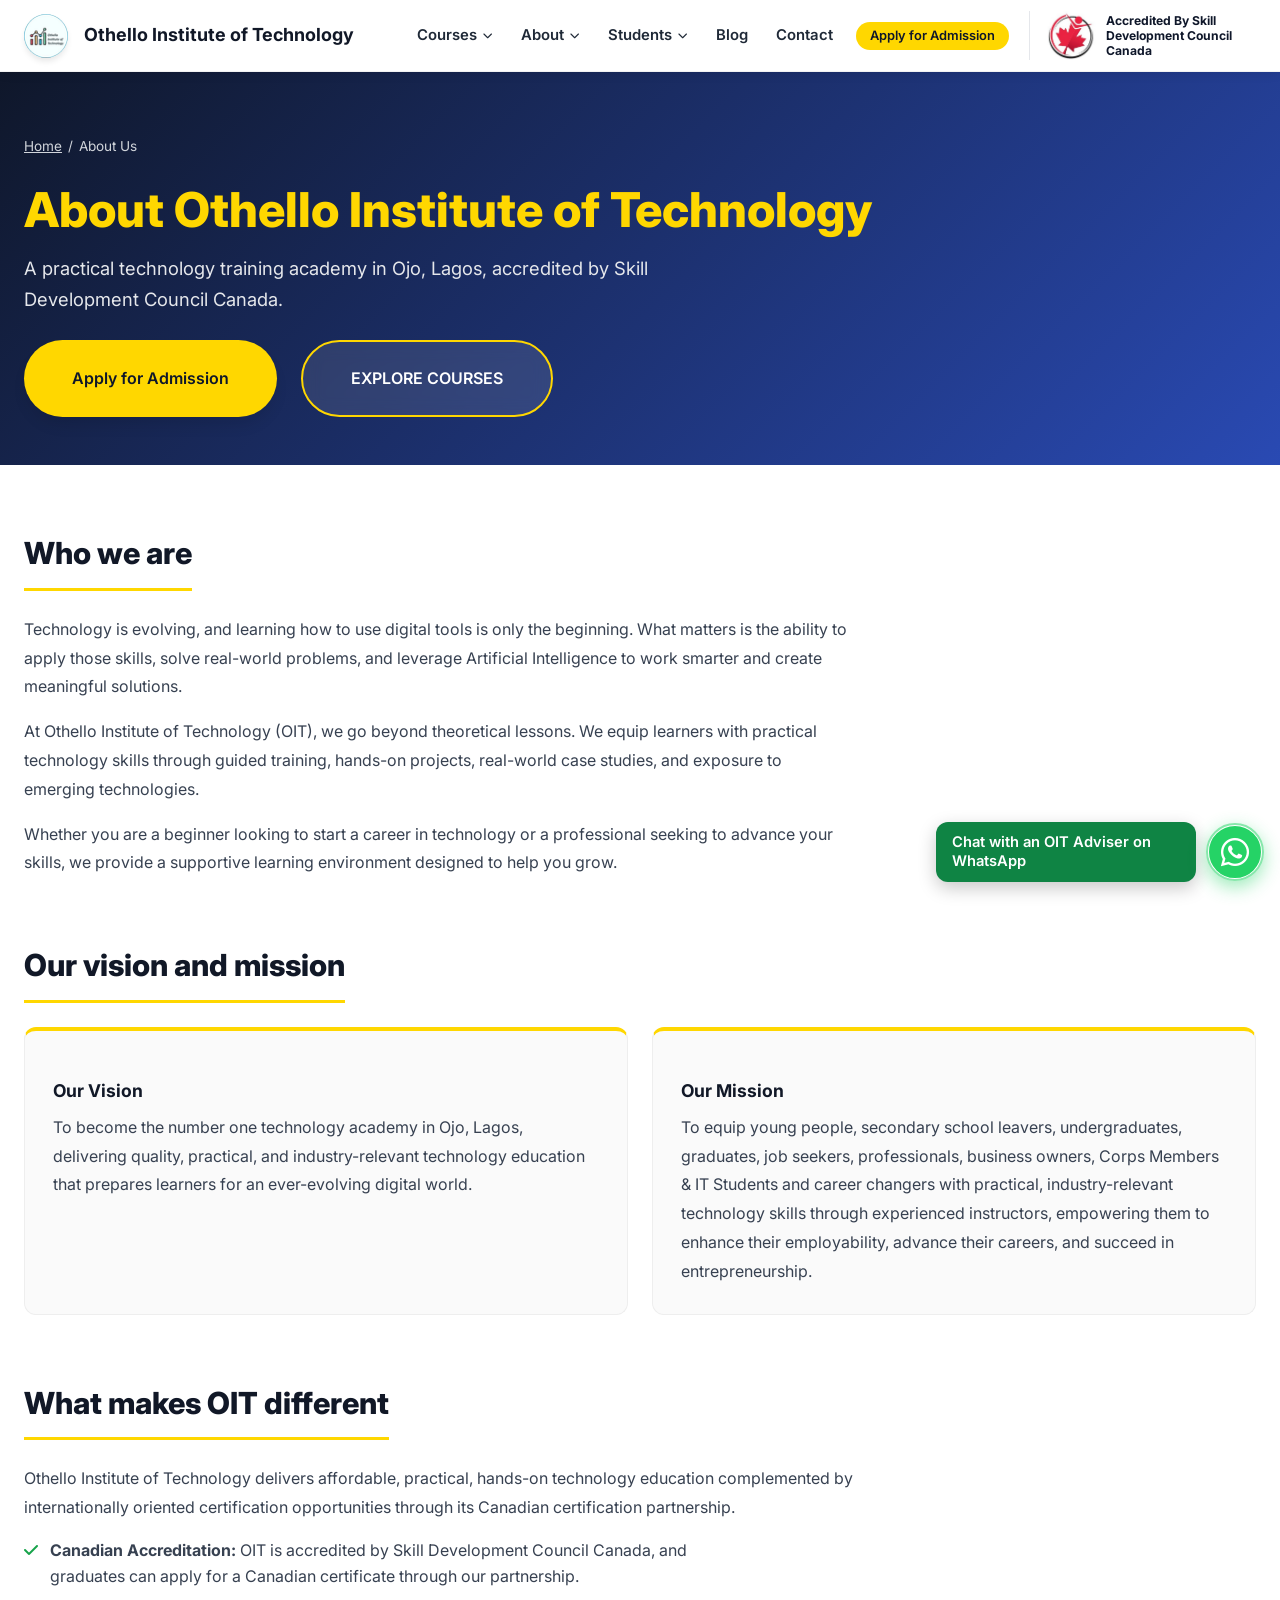
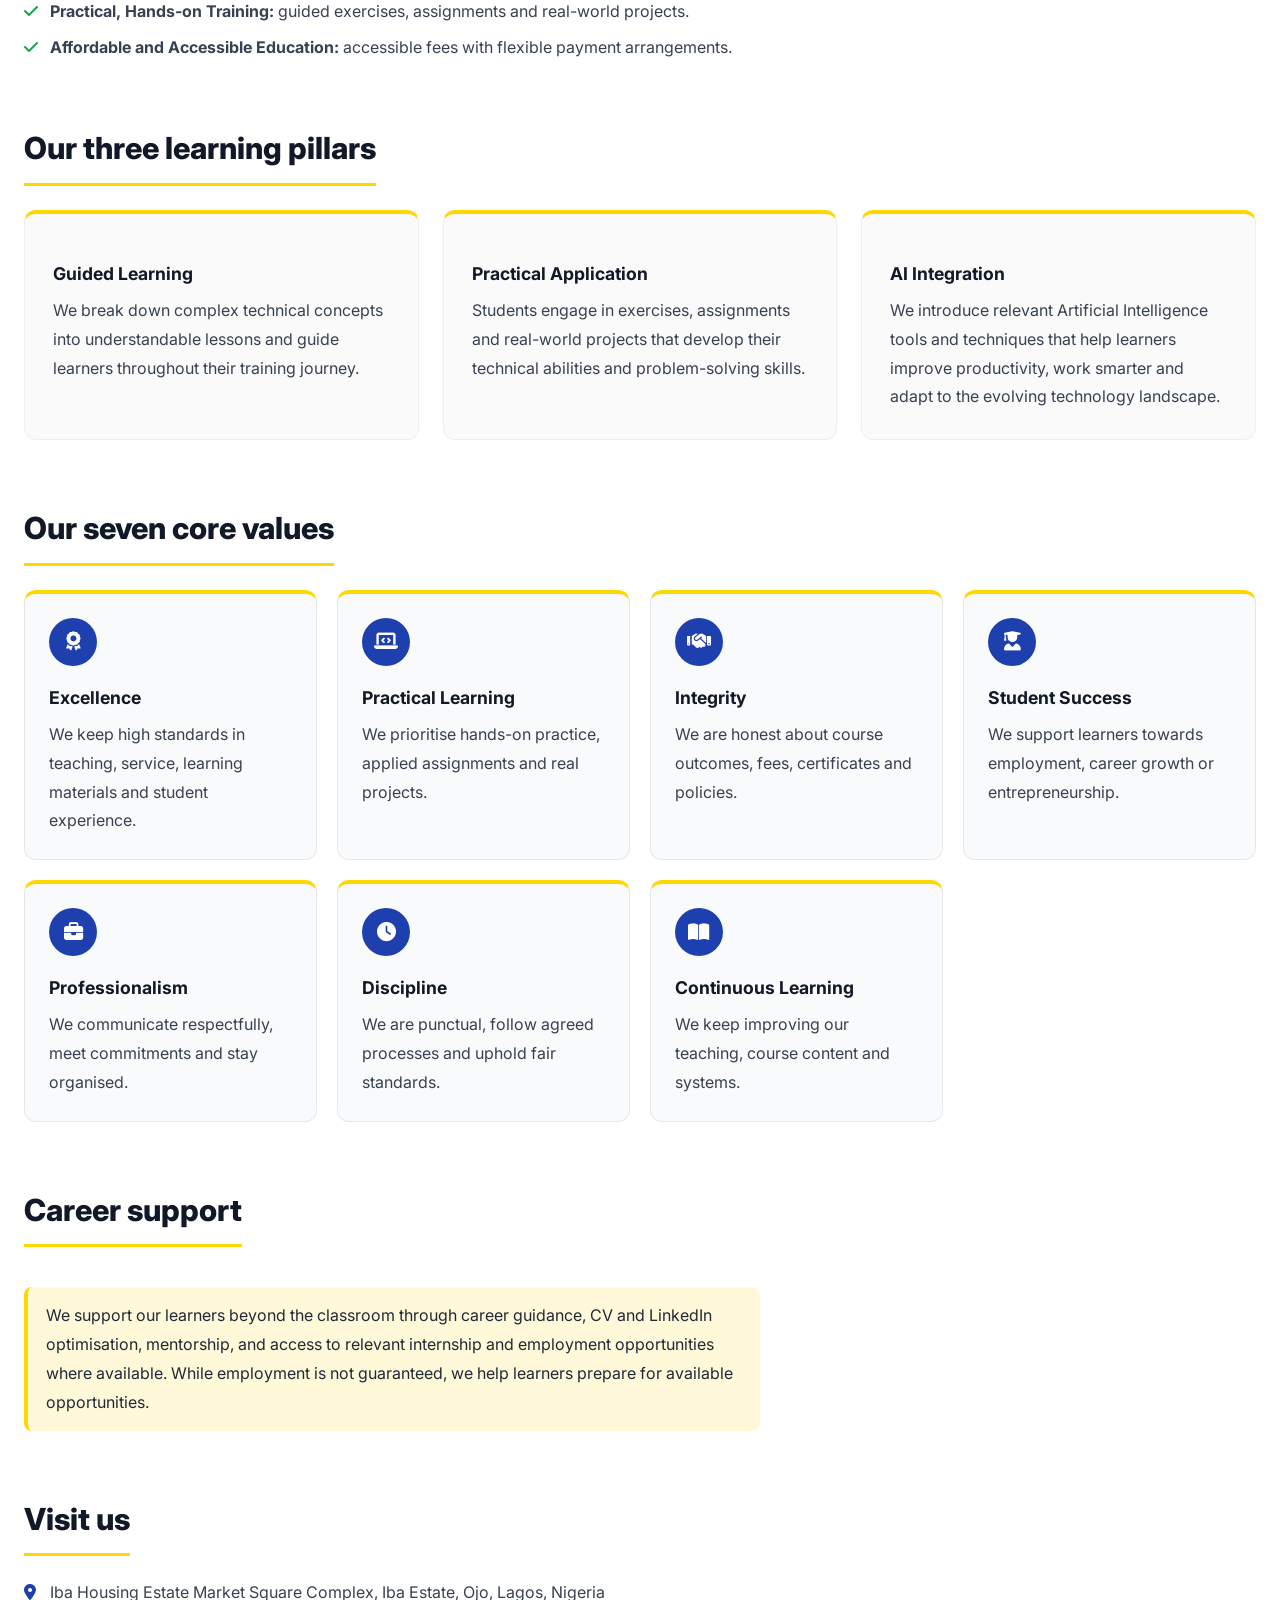
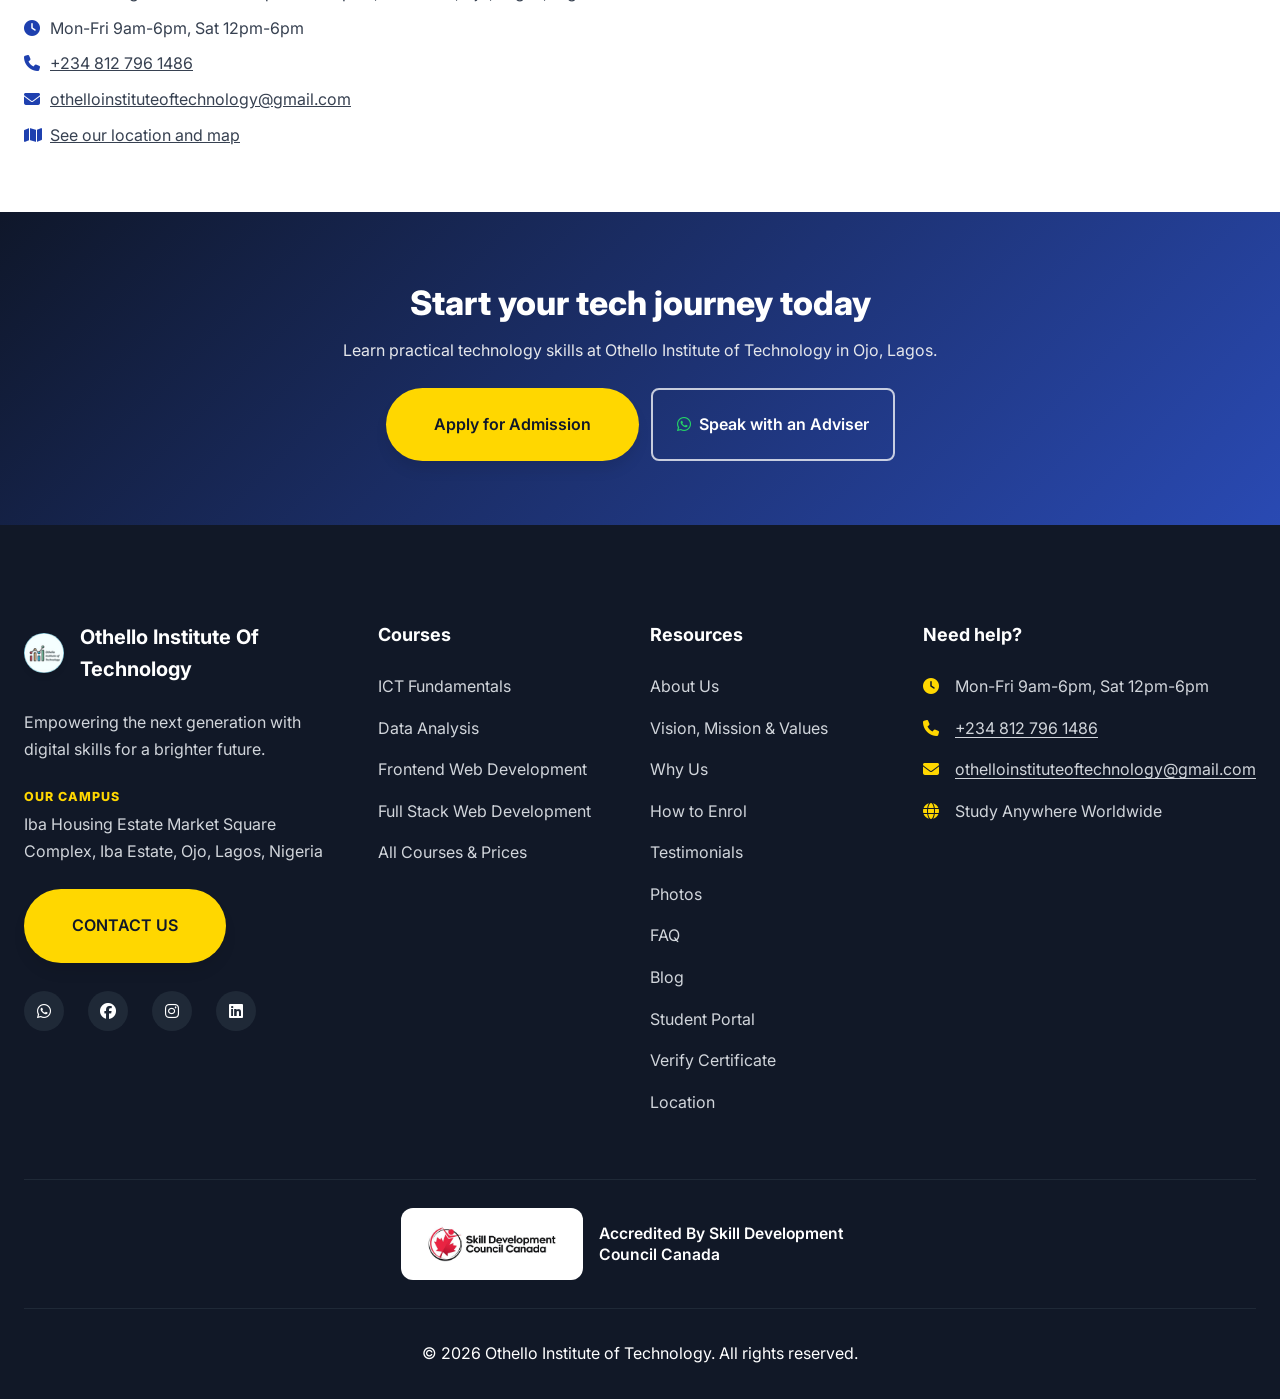
<file: about.html>
<!DOCTYPE html>
<html lang="en">
<head>
  <meta charset="UTF-8">
  <meta name="viewport" content="width=device-width, initial-scale=1.0">
  <title>About Us | Technology Academy in Ojo, Lagos | Othello Institute</title>
  <meta name="description" content="Learn about Othello Institute of Technology: our vision, mission, core values and practical approach to technology training in Ojo, Lagos.">
  <meta name="robots" content="index, follow, max-image-preview:large">
  <meta name="theme-color" content="#FFD700">
  <link rel="canonical" href="https://othelloinstituteoftechnology.com/about.html">
  <meta property="og:type" content="website">
  <meta property="og:site_name" content="Othello Institute of Technology">
  <meta property="og:title" content="About Us | Technology Academy in Ojo, Lagos | Othello Institute">
  <meta property="og:description" content="Learn about Othello Institute of Technology: our vision, mission, core values and practical approach to technology training in Ojo, Lagos.">
  <meta property="og:url" content="https://othelloinstituteoftechnology.com/about.html">
  <meta property="og:image" content="https://othelloinstituteoftechnology.com/img/preview_branded.jpg">
  <meta property="og:image:alt" content="Othello Institute of Technology, technology training academy in Ojo, Lagos">
  <meta property="og:locale" content="en_NG">
  <meta name="twitter:card" content="summary_large_image">
  <meta name="twitter:title" content="About Us | Technology Academy in Ojo, Lagos | Othello Institute">
  <meta name="twitter:description" content="Learn about Othello Institute of Technology: our vision, mission, core values and practical approach to technology training in Ojo, Lagos.">
  <meta name="twitter:image" content="https://othelloinstituteoftechnology.com/img/preview_branded.jpg">
  <link rel="icon" href="./img/favicon.ico" type="image/x-icon">
  <link rel="icon" href="./img/favicon.png" type="image/png" sizes="48x48">
  <link rel="apple-touch-icon" href="./img/favicon.png">
  <link rel="preconnect" href="https://fonts.googleapis.com">
  <link rel="preconnect" href="https://fonts.gstatic.com" crossorigin>
  <link href="https://fonts.googleapis.com/css2?family=Inter:wght@300;400;500;600;700;800;900&display=swap" rel="stylesheet">
  <link rel="stylesheet" href="https://cdnjs.cloudflare.com/ajax/libs/font-awesome/6.5.0/css/all.min.css">
  <link rel="stylesheet" href="./css/styles.css">
  <link rel="stylesheet" href="./css/pages.css">
  <script type="application/ld+json">
{
  "@context": "https://schema.org",
  "@type": "AboutPage",
  "name": "About Othello Institute of Technology",
  "url": "https://othelloinstituteoftechnology.com/about.html",
  "description": "Learn about Othello Institute of Technology: our vision, mission, core values and practical approach to technology training in Ojo, Lagos.",
  "about": {
    "@type": "EducationalOrganization",
    "@id": "https://othelloinstituteoftechnology.com/#organization",
    "name": "Othello Institute of Technology",
    "url": "https://othelloinstituteoftechnology.com/"
  }
}
  </script>
  <script type="application/ld+json">
{
  "@context": "https://schema.org",
  "@type": "BreadcrumbList",
  "itemListElement": [
    {
      "@type": "ListItem",
      "position": 1,
      "name": "Home",
      "item": "https://othelloinstituteoftechnology.com/"
    },
    {
      "@type": "ListItem",
      "position": 2,
      "name": "About Us",
      "item": "https://othelloinstituteoftechnology.com/about.html"
    }
  ]
}
  </script>
</head>
<body>
  <header class="navbar">
    <div class="nav-container">
      <a class="logo" href="./index.html" aria-label="Othello Institute of Technology home">
        <div class="logo-icon">
          <img src="./img/favicon.ico" alt="Othello Institute Logo">
        </div>
        <span class="logo-text">Othello Institute of Technology</span>
      </a>
      <nav class="nav-menu" aria-label="Main navigation">
        <ul class="nav-list">
          <li class="has-dropdown">
            <button type="button" class="nav-link dropdown-toggle" aria-expanded="false" aria-haspopup="true">Courses <i class="fas fa-chevron-down" aria-hidden="true"></i></button>
            <div class="dropdown dropdown-courses">
              <ul class="dropdown-list">
              <li><a href="./courses/ict-fundamentals.html"><strong>ICT Fundamentals</strong><span>10 weeks · Beginner friendly</span></a></li>
              <li><a href="./courses/data-analysis.html"><strong>Data Analysis</strong><span>18 weeks · Excel, SQL, Python, Power BI, Tableau</span></a></li>
              <li><a href="./courses/frontend-web-development.html"><strong>Coding / Frontend Web Development</strong><span>10 weeks · HTML, CSS, JavaScript</span></a></li>
              <li><a href="./courses/full-stack-web-development.html"><strong>Coding / Full Stack Web Development</strong><span>18 weeks · Frontend, backend & databases</span></a></li>
                <li><a href="./index.html#courses" class="dropdown-all">View all courses &amp; prices <i class="fas fa-arrow-right" aria-hidden="true"></i></a></li>
              </ul>
              <a class="dropdown-feature" href="./courses/data-analysis.html">
                <img src="./img/data1.jpg" alt="Data analysis dashboards on a screen" loading="lazy">
                <span class="dropdown-eyebrow">Most popular</span>
                <strong>Data Analysis</strong>
                <span>18 weeks of Excel, SQL, Python, Power BI and Tableau.</span>
              </a>
            </div>
          </li>
          <li class="has-dropdown">
            <button type="button" class="nav-link dropdown-toggle" aria-expanded="false" aria-haspopup="true">About <i class="fas fa-chevron-down" aria-hidden="true"></i></button>
            <div class="dropdown">
              <ul class="dropdown-list">
                <li><a href="./about.html"><strong>About Us</strong><span>Vision, mission and core values</span></a></li>
                <li><a href="./index.html#why-choose"><strong>Why Choose OIT</strong><span>What makes our training different</span></a></li>
                <li><a href="./index.html#instructors"><strong>Instructors &amp; Mentors</strong><span>Meet the people who teach you</span></a></li>
                <li><a href="./index.html#faq"><strong>FAQ</strong><span>Answers to common questions</span></a></li>
              </ul>
            </div>
          </li>
          <li class="has-dropdown">
            <button type="button" class="nav-link dropdown-toggle" aria-expanded="false" aria-haspopup="true">Students <i class="fas fa-chevron-down" aria-hidden="true"></i></button>
            <div class="dropdown">
              <ul class="dropdown-list">
                <li><a href="https://oitlmsstudentplatform.onrender.com" target="_blank" rel="noopener noreferrer"><strong>Student Portal</strong><span>Log in to learn anytime</span></a></li>
                <li><a href="./index.html#verify-certificate"><strong>Verify Certificate</strong><span>Check an OIT certificate</span></a></li>
                <li><a href="./index.html#testimonials"><strong>Reviews</strong><span>What our students say</span></a></li>
                <li><a href="./index.html#gallery"><strong>Photos</strong><span>Life at OIT</span></a></li>
              </ul>
            </div>
          </li>
          <li><a class="nav-link" href="./blog/index.html">Blog</a></li>
          <li><a class="nav-link" href="./index.html#location">Contact</a></li>
          <li class="nav-cta-item"><a href="./index.html#register" class="nav-cta">Apply for Admission</a></li>
        </ul>
      </nav>
      <div class="header-accred">
        <img src="./img/sdcc-emblem.jpg" alt="Skill Development Council Canada logo" width="210" height="207">
        <span class="accred-label">Accredited By Skill Development Council Canada</span>
      </div>
      <button class="mobile-toggle" aria-label="Toggle menu">
        <i class="fa-solid fa-bars"></i>
      </button>
    </div>
  </header>
  <div class="accred-strip">
    <img src="./img/sdcc-emblem.jpg" alt="Skill Development Council Canada logo" width="210" height="207">
    <span class="accred-label">Accredited By Skill Development Council Canada</span>
  </div>

  <main>
    <section class="page-hero">
      <div class="container">
        <nav class="breadcrumb" aria-label="Breadcrumb"><ol><li><a href="./index.html">Home</a></li><li aria-current="page">About Us</li></ol></nav>
        <h1>About Othello Institute of Technology</h1>
        <p class="lead">A practical technology training academy in Ojo, Lagos, accredited by Skill Development Council Canada.</p>
        <div class="hero-cta">
          <a href="./index.html#register" class="btn btn-primary"><span>Apply for Admission</span></a>
          <a href="./index.html#courses" class="btn btn-secondary"><span>EXPLORE COURSES</span></a>
        </div>
      </div>
    </section>

    <div class="page-main">
      <div class="container">
        <section class="page-section wide" id="who-we-are">
          <h2>Who we are</h2>
          <p>Technology is evolving, and learning how to use digital tools is only the beginning. What matters is the ability to apply those skills, solve real-world problems, and leverage Artificial Intelligence to work smarter and create meaningful solutions.</p>
          <p>At Othello Institute of Technology (OIT), we go beyond theoretical lessons. We equip learners with practical technology skills through guided training, hands-on projects, real-world case studies, and exposure to emerging technologies.</p>
          <p>Whether you are a beginner looking to start a career in technology or a professional seeking to advance your skills, we provide a supportive learning environment designed to help you grow.</p>
        </section>

        <section class="page-section" id="vision-mission">
          <h2>Our vision and mission</h2>
          <div class="about-page-grid">
            <div class="about-card"><h3>Our Vision</h3><p>To become the number one technology academy in Ojo, Lagos, delivering quality, practical, and industry-relevant technology education that prepares learners for an ever-evolving digital world.</p></div>
            <div class="about-card"><h3>Our Mission</h3><p>To equip young people, secondary school leavers, undergraduates, graduates, job seekers, professionals, business owners, Corps Members &amp; IT Students and career changers with practical, industry-relevant technology skills through experienced instructors, empowering them to enhance their employability, advance their careers, and succeed in entrepreneurship.</p></div>
          </div>
        </section>

        <section class="page-section wide" id="usp">
          <h2>What makes OIT different</h2>
          <p>Othello Institute of Technology delivers affordable, practical, hands-on technology education complemented by internationally oriented certification opportunities through its Canadian certification partnership.</p>
          <ul class="tick-list">
            <li><i class="fas fa-check" aria-hidden="true"></i><span><strong>Canadian Accreditation:</strong> OIT is accredited by Skill Development Council Canada, and graduates can apply for a Canadian certificate through our partnership.</span></li>
            <li><i class="fas fa-check" aria-hidden="true"></i><span><strong>Practical, Hands-on Training:</strong> guided exercises, assignments and real-world projects.</span></li>
            <li><i class="fas fa-check" aria-hidden="true"></i><span><strong>Affordable and Accessible Education:</strong> accessible fees with flexible payment arrangements.</span></li>
          </ul>
        </section>

        <section class="page-section" id="approach">
          <h2>Our three learning pillars</h2>
          <div class="about-page-grid"><div class="about-card"><h3>Guided Learning</h3><p>We break down complex technical concepts into understandable lessons and guide learners throughout their training journey.</p></div><div class="about-card"><h3>Practical Application</h3><p>Students engage in exercises, assignments and real-world projects that develop their technical abilities and problem-solving skills.</p></div><div class="about-card"><h3>AI Integration</h3><p>We introduce relevant Artificial Intelligence tools and techniques that help learners improve productivity, work smarter and adapt to the evolving technology landscape.</p></div></div>
        </section>

        <section class="page-section" id="core-values">
          <h2>Our seven core values</h2>
          <ul class="values-full"><li class="value-card"><i class="fas fa-award" aria-hidden="true"></i><h3>Excellence</h3><p>We keep high standards in teaching, service, learning materials and student experience.</p></li><li class="value-card"><i class="fas fa-laptop-code" aria-hidden="true"></i><h3>Practical Learning</h3><p>We prioritise hands-on practice, applied assignments and real projects.</p></li><li class="value-card"><i class="fas fa-handshake" aria-hidden="true"></i><h3>Integrity</h3><p>We are honest about course outcomes, fees, certificates and policies.</p></li><li class="value-card"><i class="fas fa-user-graduate" aria-hidden="true"></i><h3>Student Success</h3><p>We support learners towards employment, career growth or entrepreneurship.</p></li><li class="value-card"><i class="fas fa-briefcase" aria-hidden="true"></i><h3>Professionalism</h3><p>We communicate respectfully, meet commitments and stay organised.</p></li><li class="value-card"><i class="fas fa-clock" aria-hidden="true"></i><h3>Discipline</h3><p>We are punctual, follow agreed processes and uphold fair standards.</p></li><li class="value-card"><i class="fas fa-book-open" aria-hidden="true"></i><h3>Continuous Learning</h3><p>We keep improving our teaching, course content and systems.</p></li></ul>
        </section>

        <!-- <section class="page-section wide" id="mentors">
          <h2>Meet our mentors</h2>
          <p>Our learners are guided by mentors and instructors with relevant technical knowledge and practical experience.</p>
          <p><a class="btn btn-primary" href="./index.html#instructors"><span>Meet our mentors</span></a></p>
        </section> -->

        <section class="page-section wide" id="career-support">
          <h2>Career support</h2>
          <div class="note-box"><p>We support our learners beyond the classroom through career guidance, CV and LinkedIn optimisation, mentorship, and access to relevant internship and employment opportunities where available. While employment is not guaranteed, we help learners prepare for available opportunities.</p></div>
        </section>

        <section class="page-section" id="visit">
          <h2>Visit us</h2>
          <ul class="contact-lines">
            <li><i class="fas fa-map-marker-alt" aria-hidden="true"></i> Iba Housing Estate Market Square Complex, Iba Estate, Ojo, Lagos, Nigeria</li>
            <li><i class="fas fa-clock" aria-hidden="true"></i> Mon-Fri 9am-6pm, Sat 12pm-6pm</li>
            <li><i class="fas fa-phone" aria-hidden="true"></i> <a href="tel:+2348127961486">+234 812 796 1486</a></li>
            <li><i class="fas fa-envelope" aria-hidden="true"></i> <a href="mailto:othelloinstituteoftechnology@gmail.com">othelloinstituteoftechnology@gmail.com</a></li>
            <li><i class="fas fa-map" aria-hidden="true"></i> <a href="./index.html#location">See our location and map</a></li>
          </ul>
        </section>
      </div>
    </div>

    <section class="page-cta">
      <div class="container">
        <h2>Start your tech journey today</h2>
        <p>Learn practical technology skills at Othello Institute of Technology in Ojo, Lagos.</p>
        <div class="hero-cta"><a href="./index.html#register" class="btn btn-primary"><span>Apply for Admission</span></a>
          <a href="https://wa.me/2348127961486?text=Hello%20OIT%2C%20I%20came%20across%20your%20website%20and%20would%20like%20to%20speak%20with%20an%20adviser.%20Please%20assist%20me%20with%20information%20about%20your%20training%20programmes%20and%20admission.%20Thank%20you." target="_blank" rel="noopener noreferrer" class="btn btn-adviser"><i class="fab fa-whatsapp" aria-hidden="true"></i><span>Speak with an Adviser</span></a></div>
      </div>
    </section>
  </main>

  <footer class="footer">
    <div class="container">
      <div class="footer-grid">
        <div class="footer-col footer-brand">
          <div class="footer-logo">
            <div class="logo-icon">
              <img src="./img/favicon.ico" alt="Othello Institute Logo">
            </div>
            <span>Othello Institute Of Technology</span>
          </div>
          <p>Empowering the next generation with digital skills for a brighter future.</p>
          <p class="footer-sub">Our campus</p>
          <p class="footer-address">Iba Housing Estate Market Square Complex, Iba Estate, Ojo, Lagos, Nigeria</p>
          <a href="https://wa.me/2348127961486?text=Hello%20Othello%20Institute!%20I%20would%20like%20to%20learn%20more%20about%20your%20training%20programs%20and%20courses." target="_blank" rel="noopener noreferrer" class="btn btn-primary footer-contact-btn"><span>CONTACT US</span></a>
          <div class="social-links">
            <a href="https://wa.me/2348127961486?text=Hello%20Othello%20Institute!%20I%20would%20like%20to%20learn%20more%20about%20your%20training%20programs%20and%20courses." target="_blank" aria-label="WhatsApp"><i class="fab fa-whatsapp"></i></a>
            <a href="https://www.facebook.com/share/19k35odurU/?mibextid=wwXIfr" target="_blank" aria-label="Facebook"><i class="fab fa-facebook"></i></a>
            <a href="https://www.instagram.com/othelloinstituteoftechnology" target="_blank" aria-label="Instagram"><i class="fab fa-instagram"></i></a>
            <a href="https://www.linkedin.com/company/othello-institute-of-technology/" target="_blank" aria-label="LinkedIn"><i class="fab fa-linkedin"></i></a>
          </div>
        </div>

        <div class="footer-col">
          <h3>Courses</h3>
          <ul>
            <li><a href="./courses/ict-fundamentals.html">ICT Fundamentals</a></li>
            <li><a href="./courses/data-analysis.html">Data Analysis</a></li>
            <li><a href="./courses/frontend-web-development.html">Frontend Web Development</a></li>
            <li><a href="./courses/full-stack-web-development.html">Full Stack Web Development</a></li>
            <li><a href="./index.html#courses">All Courses &amp; Prices</a></li>
          </ul>
        </div>

        <div class="footer-col">
          <h3>Resources</h3>
          <ul>
            <li><a href="./about.html">About Us</a></li>
            <li><a href="./about.html#core-values">Vision, Mission &amp; Values</a></li>
            <li><a href="./index.html#why-choose">Why Us</a></li>
            <li><a href="./index.html#registration-process">How to Enrol</a></li>
            <li><a href="./index.html#testimonials">Testimonials</a></li>
            <li><a href="./index.html#gallery">Photos</a></li>
            <li><a href="./index.html#faq">FAQ</a></li>
            <li><a href="./blog/index.html">Blog</a></li>
            <li><a href="https://oitlmsstudentplatform.onrender.com" target="_blank" rel="noopener noreferrer">Student Portal</a></li>
            <li><a href="./index.html#verify-certificate">Verify Certificate</a></li>
            <li><a href="./index.html#location">Location</a></li>
          </ul>
        </div>

        <div class="footer-col">
          <h3>Need help?</h3>
          <ul class="contact-list">
            <li><i class="fas fa-clock"></i> Mon-Fri 9am-6pm, Sat 12pm-6pm</li>
            <li><i class="fas fa-phone"></i> <a href="tel:+2348127961486">+234 812 796 1486</a></li>
            <li><i class="fas fa-envelope"></i> <a href="mailto:othelloinstituteoftechnology@gmail.com">othelloinstituteoftechnology@gmail.com</a></li>
            <li><i class="fas fa-globe"></i> Study Anywhere Worldwide</li>
          </ul>
        </div>
      </div>

      <div class="footer-accred-bar">
        <span class="footer-accred-badge"><img src="./img/sdcc-logo.jpg" alt="Skill Development Council Canada logo" width="838" height="312" loading="lazy"></span>
        <span class="footer-accred-label">Accredited By Skill Development Council Canada</span>
      </div>

      <div class="footer-bottom">
        <p>&copy; <span id="current-year">2025</span> Othello Institute of Technology. All rights reserved.</p>
      </div>
    </div>
  </footer>
  <!-- Floating WhatsApp adviser (own link and prefilled message; other WhatsApp links are unchanged) -->
  <div class="oit-adviser" id="oitAdviser">
    <a class="oit-adviser__link" href="https://wa.me/2348127961486?text=Hello%20OIT%2C%20I%20came%20across%20your%20website%20and%20would%20like%20to%20speak%20with%20an%20adviser.%20Please%20assist%20me%20with%20information%20about%20your%20training%20programmes%20and%20admission.%20Thank%20you." target="_blank" rel="noopener noreferrer" aria-label="Chat with an OIT Adviser on WhatsApp (opens WhatsApp)">
      <span class="oit-adviser__bubble">Chat with an OIT Adviser on WhatsApp</span>
      <span class="oit-adviser__icon" aria-hidden="true"><i class="fab fa-whatsapp"></i></span>
    </a>
  </div>

  <script src="./js/site-common.js"></script>
  <script src="./js/nav.js"></script>
  <script src="./js/adviser.js"></script>
</body>
</html>
</file>
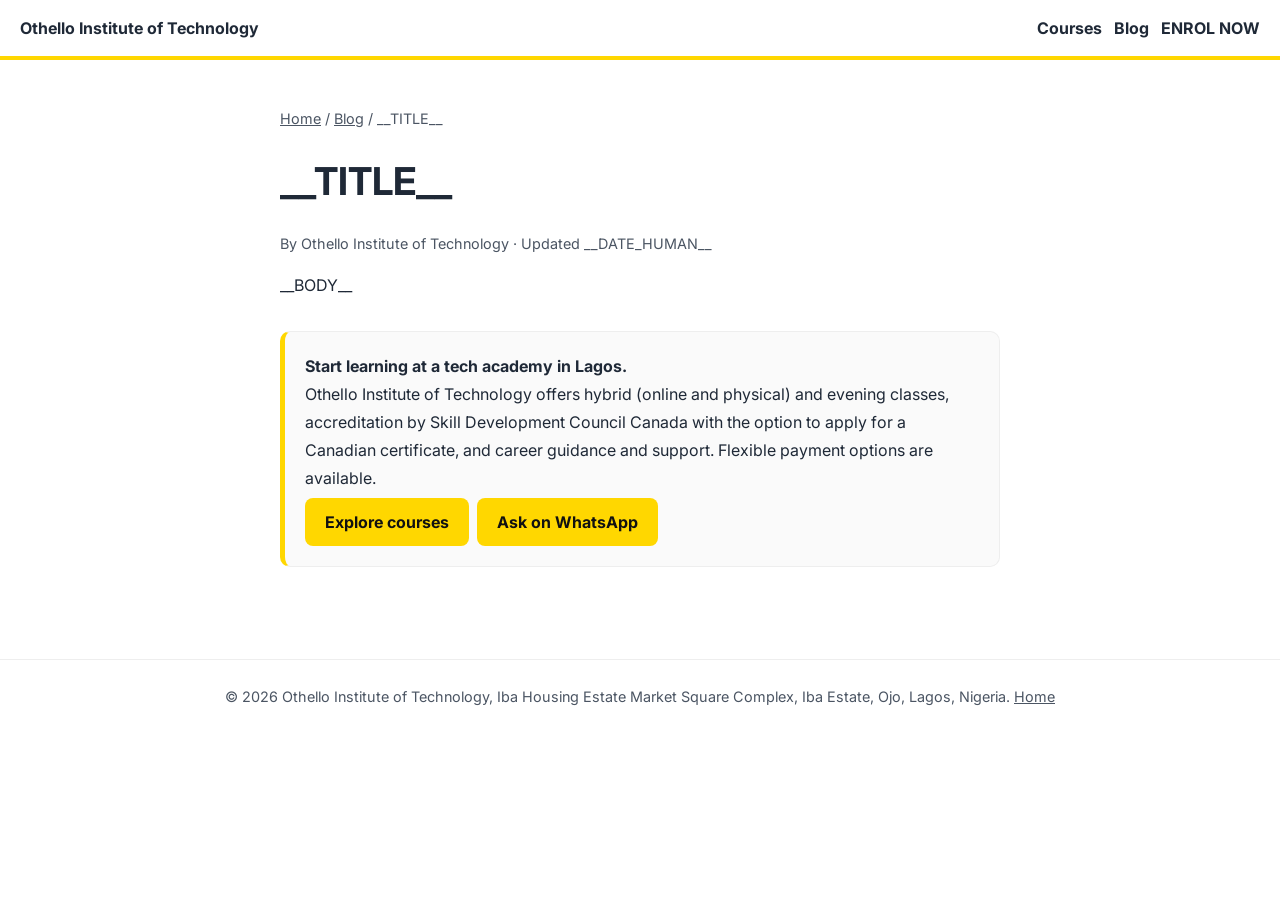
<file: blog/_post-template.html>
<!DOCTYPE html>
<html lang="en"><head><meta charset="UTF-8"><meta name="viewport" content="width=device-width, initial-scale=1.0">
<title>__TITLE__</title>
<meta name="description" content="__DESCRIPTION__">
<meta name="robots" content="index, follow, max-image-preview:large">
<link rel="canonical" href="https://othelloinstituteoftechnology.com/blog/__SLUG__.html">
<meta property="og:type" content="article"><meta property="og:title" content="__TITLE__"><meta property="og:description" content="__DESCRIPTION__"><meta property="og:url" content="https://othelloinstituteoftechnology.com/blog/__SLUG__.html"><meta property="og:image" content="https://othelloinstituteoftechnology.com/img/preview_branded.jpg">
<link rel="icon" href="../img/favicon.png" type="image/png">
<link href="https://fonts.googleapis.com/css2?family=Inter:wght@400;600;700&display=swap" rel="stylesheet">
<style>
:root{--bg:#fff;--fg:#1f2937;--mut:#4b5563;--acc:#FFD700;--card:#fafafa;--bd:#eee}
@media(prefers-color-scheme:dark){:root{--bg:#111827;--fg:#f3f4f6;--mut:#cbd5e1;--card:#1f2937;--bd:#374151}}
*{box-sizing:border-box}body{margin:0;font-family:Inter,system-ui,sans-serif;background:var(--bg);color:var(--fg);line-height:1.75}
header{border-bottom:4px solid var(--acc);padding:14px 20px;display:flex;gap:16px;justify-content:space-between;align-items:center;flex-wrap:wrap}
header a{color:var(--fg);text-decoration:none;font-weight:700}main{max-width:760px;margin:0 auto;padding:32px 20px 60px}
h1{font-size:clamp(1.7rem,4vw,2.4rem);line-height:1.25}h2{margin-top:2em}.meta{color:var(--mut);font-size:.9rem}
a{color:inherit}.cta{background:var(--card);border:1px solid var(--bd);border-left:5px solid var(--acc);border-radius:10px;padding:20px;margin:2em 0}
.btn{display:inline-block;background:var(--acc);color:#111;padding:10px 20px;border-radius:8px;font-weight:700;text-decoration:none;margin:6px 8px 0 0}
footer{text-align:center;color:var(--mut);padding:24px;border-top:1px solid var(--bd);font-size:.9rem}
</style><script type="application/ld+json">{"@context":"https://schema.org","@type":"Article","headline":"__TITLE__","description":"__DESCRIPTION__","datePublished":"__DATE_ISO__","dateModified":"__DATE_ISO__","mainEntityOfPage":"https://othelloinstituteoftechnology.com/blog/__SLUG__.html","image":"https://othelloinstituteoftechnology.com/img/preview_branded.jpg","author":{"@type":"Organization","name":"Othello Institute of Technology"},"publisher":{"@type":"Organization","name":"Othello Institute of Technology","logo":{"@type":"ImageObject","url":"https://othelloinstituteoftechnology.com/img/favicon.png"}}}</script></head><body>
<header><a href="../index.html">Othello Institute of Technology</a><nav><a href="../index.html#courses">Courses</a> &nbsp; <a href="index.html">Blog</a> &nbsp; <a href="../index.html#register">ENROL NOW</a></nav></header>
<main><p class="meta"><a href="../index.html">Home</a> / <a href="index.html">Blog</a> / __TITLE__</p>
<h1>__TITLE__</h1>
<p class="meta">By Othello Institute of Technology &middot; Updated __DATE_HUMAN__</p>
__BODY__
<div class="cta"><strong>Start learning at a tech academy in Lagos.</strong><br>Othello Institute of Technology offers hybrid (online and physical) and evening classes, accreditation by Skill Development Council Canada with the option to apply for a Canadian certificate, and career guidance and support. Flexible payment options are available.<br>
<a class="btn" href="../index.html#courses">Explore courses</a><a class="btn" href="https://wa.me/2348127961486?text=Hello%20Othello%20Institute!%20I%20would%20like%20to%20learn%20more%20about%20your%20training%20programs%20and%20courses.">Ask on WhatsApp</a></div></main>
<footer>&copy; 2026 Othello Institute of Technology, Iba Housing Estate Market Square Complex, Iba Estate, Ojo, Lagos, Nigeria. <a href="../index.html">Home</a></footer>
</body></html>
</file>
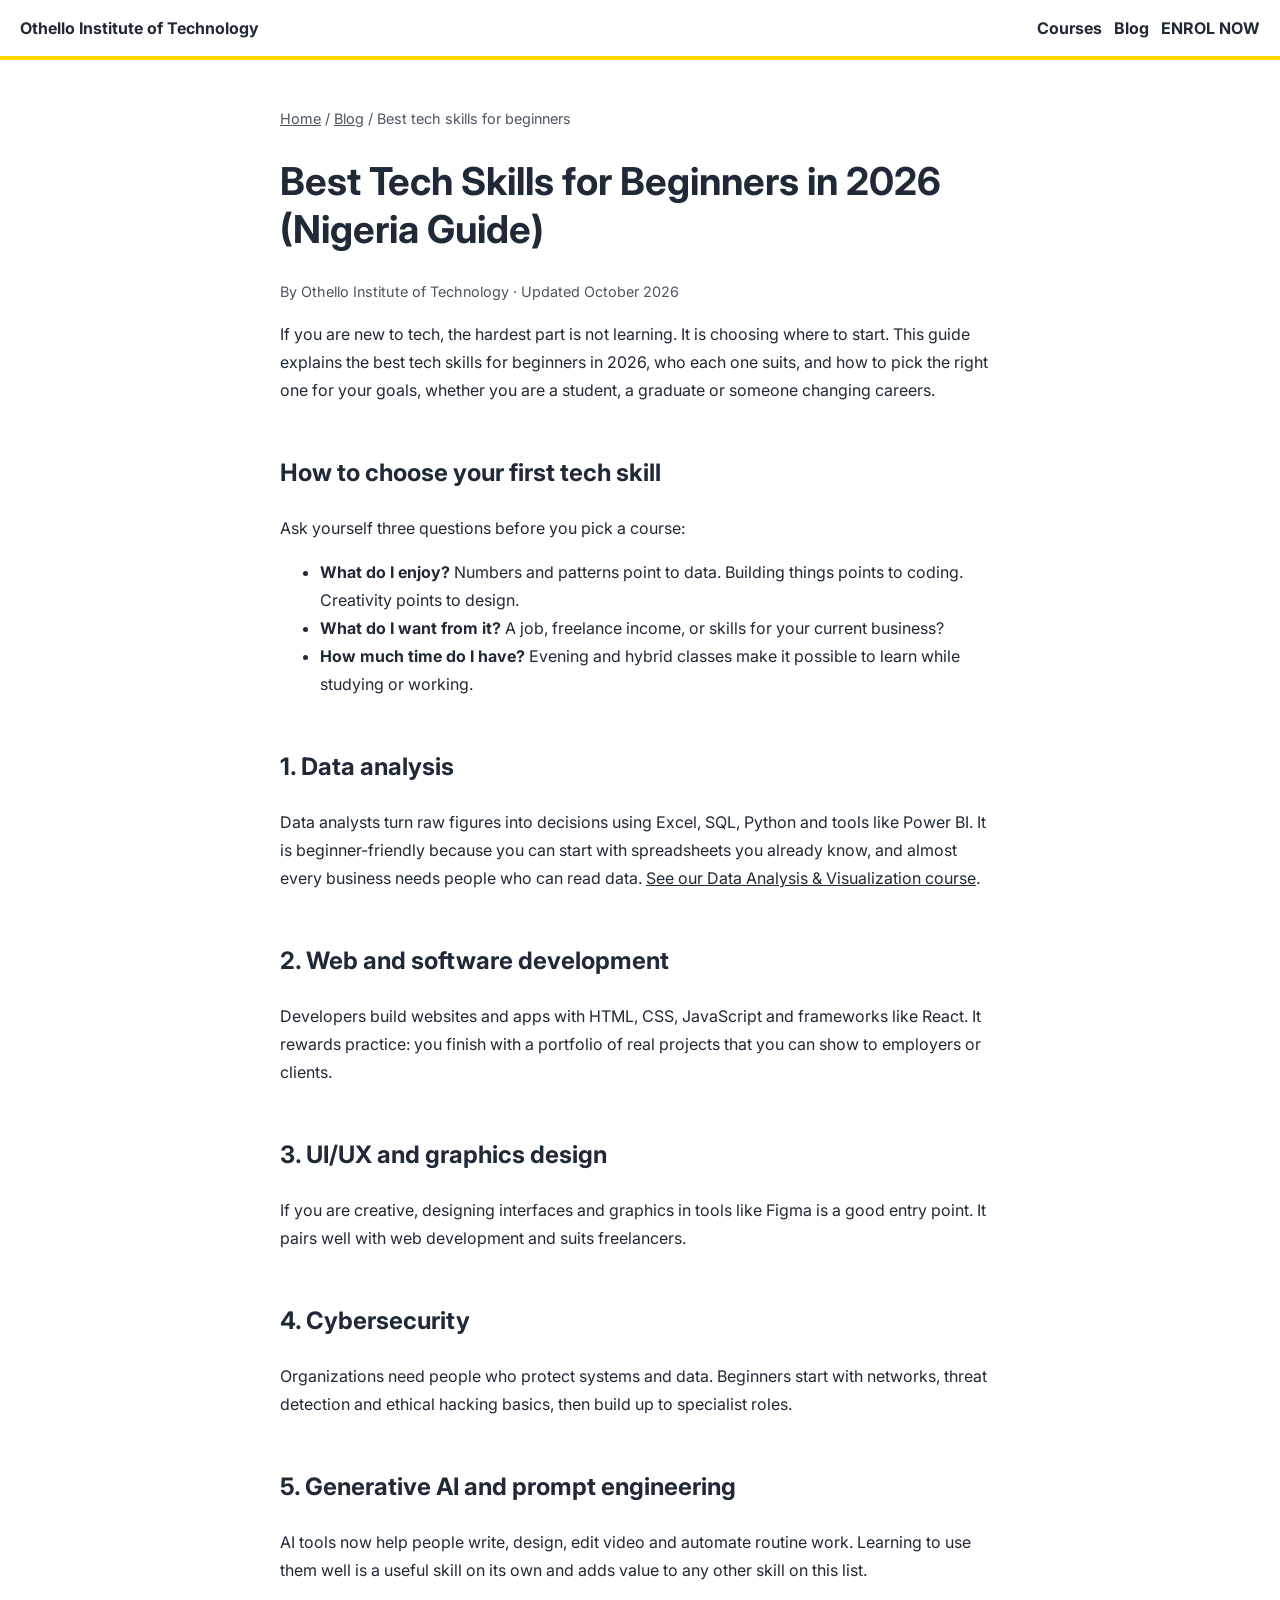
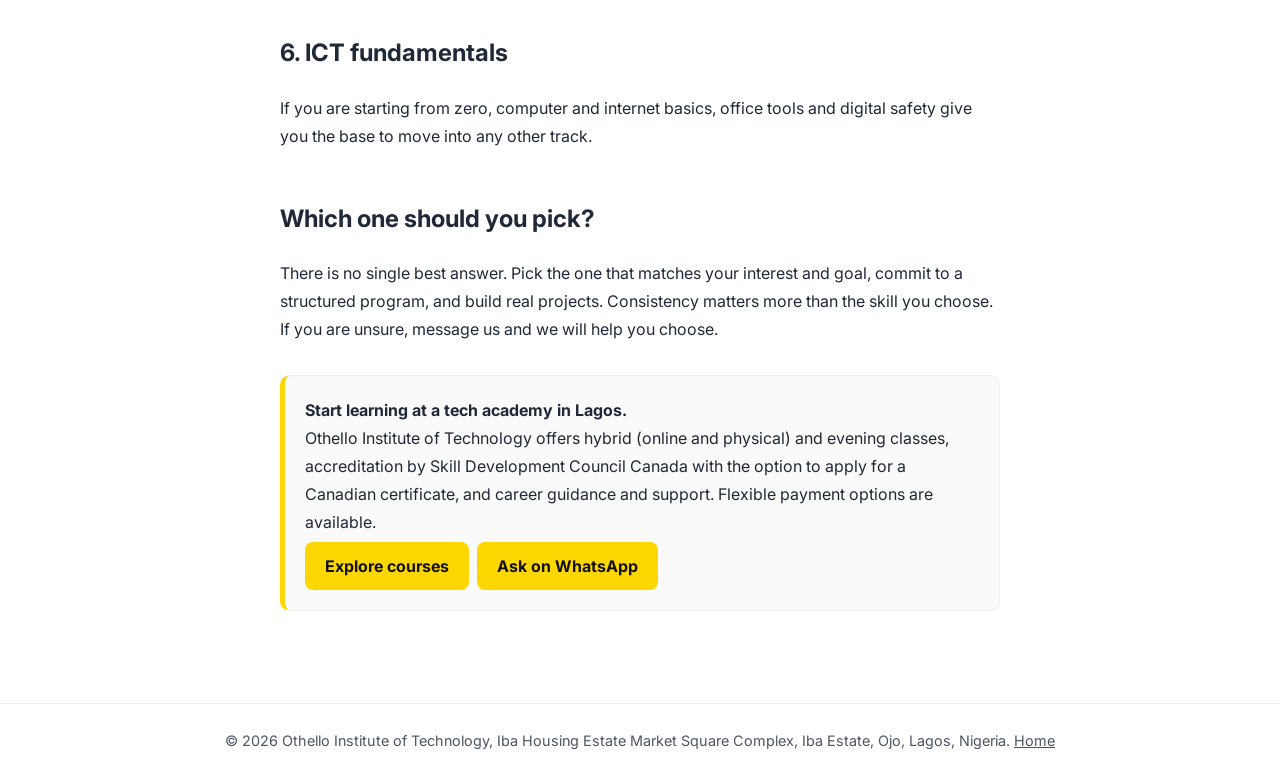
<file: blog/best-tech-skills-for-beginners.html>
<!DOCTYPE html>
<html lang="en"><head><meta charset="UTF-8"><meta name="viewport" content="width=device-width, initial-scale=1.0">
<title>Best Tech Skills for Beginners in 2026 (Nigeria Guide)</title>
<meta name="description" content="Not sure which tech skill to learn first? See the best tech skills for beginners in 2026, how to choose one, and how to start in Lagos.">
<meta name="robots" content="index, follow, max-image-preview:large">
<link rel="canonical" href="https://othelloinstituteoftechnology.com/blog/best-tech-skills-for-beginners.html">
<meta property="og:type" content="article"><meta property="og:title" content="Best Tech Skills for Beginners in 2026 (Nigeria Guide)"><meta property="og:description" content="Not sure which tech skill to learn first? See the best tech skills for beginners in 2026, how to choose one, and how to start in Lagos."><meta property="og:url" content="https://othelloinstituteoftechnology.com/blog/best-tech-skills-for-beginners.html"><meta property="og:image" content="https://othelloinstituteoftechnology.com/img/preview_branded.jpg">
<link rel="icon" href="../img/favicon.png" type="image/png">
<link href="https://fonts.googleapis.com/css2?family=Inter:wght@400;600;700&display=swap" rel="stylesheet">
<style>
:root{--bg:#fff;--fg:#1f2937;--mut:#4b5563;--acc:#FFD700;--card:#fafafa;--bd:#eee}
@media(prefers-color-scheme:dark){:root{--bg:#111827;--fg:#f3f4f6;--mut:#cbd5e1;--card:#1f2937;--bd:#374151}}
*{box-sizing:border-box}body{margin:0;font-family:Inter,system-ui,sans-serif;background:var(--bg);color:var(--fg);line-height:1.75}
header{border-bottom:4px solid var(--acc);padding:14px 20px;display:flex;gap:16px;justify-content:space-between;align-items:center;flex-wrap:wrap}
header a{color:var(--fg);text-decoration:none;font-weight:700}main{max-width:760px;margin:0 auto;padding:32px 20px 60px}
h1{font-size:clamp(1.7rem,4vw,2.4rem);line-height:1.25}h2{margin-top:2em}.meta{color:var(--mut);font-size:.9rem}
a{color:inherit}.cta{background:var(--card);border:1px solid var(--bd);border-left:5px solid var(--acc);border-radius:10px;padding:20px;margin:2em 0}
.btn{display:inline-block;background:var(--acc);color:#111;padding:10px 20px;border-radius:8px;font-weight:700;text-decoration:none;margin:6px 8px 0 0}
footer{text-align:center;color:var(--mut);padding:24px;border-top:1px solid var(--bd);font-size:.9rem}
</style><script type="application/ld+json">{"@context":"https://schema.org","@type":"Article","headline":"Best Tech Skills for Beginners in 2026 (Nigeria Guide)","description":"Not sure which tech skill to learn first? See the best tech skills for beginners in 2026, how to choose one, and how to start in Lagos.","datePublished":"2026-10-26","dateModified":"2026-10-26","mainEntityOfPage":"https://othelloinstituteoftechnology.com/blog/best-tech-skills-for-beginners.html","image":"https://othelloinstituteoftechnology.com/img/preview_branded.jpg","author":{"@type":"Organization","name":"Othello Institute of Technology"},"publisher":{"@type":"Organization","name":"Othello Institute of Technology","logo":{"@type":"ImageObject","url":"https://othelloinstituteoftechnology.com/img/favicon.png"}}}</script></head><body>
<header><a href="../index.html">Othello Institute of Technology</a><nav><a href="../index.html#courses">Courses</a> &nbsp; <a href="index.html">Blog</a> &nbsp; <a href="../index.html#register">ENROL NOW</a></nav></header>
<main><p class="meta"><a href="../index.html">Home</a> / <a href="index.html">Blog</a> / Best tech skills for beginners</p>
<h1>Best Tech Skills for Beginners in 2026 (Nigeria Guide)</h1>
<p class="meta">By Othello Institute of Technology &middot; Updated October 2026</p>
<p>If you are new to tech, the hardest part is not learning. It is choosing where to start. This guide explains the best tech skills for beginners in 2026, who each one suits, and how to pick the right one for your goals, whether you are a student, a graduate or someone changing careers.</p>
<h2>How to choose your first tech skill</h2>
<p>Ask yourself three questions before you pick a course:</p>
<ul><li><strong>What do I enjoy?</strong> Numbers and patterns point to data. Building things points to coding. Creativity points to design.</li>
<li><strong>What do I want from it?</strong> A job, freelance income, or skills for your current business?</li>
<li><strong>How much time do I have?</strong> Evening and hybrid classes make it possible to learn while studying or working.</li></ul>
<h2>1. Data analysis</h2>
<p>Data analysts turn raw figures into decisions using Excel, SQL, Python and tools like Power BI. It is beginner-friendly because you can start with spreadsheets you already know, and almost every business needs people who can read data. <a href="../index.html#courses">See our Data Analysis &amp; Visualization course</a>.</p>
<h2>2. Web and software development</h2>
<p>Developers build websites and apps with HTML, CSS, JavaScript and frameworks like React. It rewards practice: you finish with a portfolio of real projects that you can show to employers or clients.</p>
<h2>3. UI/UX and graphics design</h2>
<p>If you are creative, designing interfaces and graphics in tools like Figma is a good entry point. It pairs well with web development and suits freelancers.</p>
<h2>4. Cybersecurity</h2>
<p>Organizations need people who protect systems and data. Beginners start with networks, threat detection and ethical hacking basics, then build up to specialist roles.</p>
<h2>5. Generative AI and prompt engineering</h2>
<p>AI tools now help people write, design, edit video and automate routine work. Learning to use them well is a useful skill on its own and adds value to any other skill on this list.</p>
<h2>6. ICT fundamentals</h2>
<p>If you are starting from zero, computer and internet basics, office tools and digital safety give you the base to move into any other track.</p>
<h2>Which one should you pick?</h2>
<p>There is no single best answer. Pick the one that matches your interest and goal, commit to a structured program, and build real projects. Consistency matters more than the skill you choose. If you are unsure, message us and we will help you choose.</p>
<div class="cta"><strong>Start learning at a tech academy in Lagos.</strong><br>Othello Institute of Technology offers hybrid (online and physical) and evening classes, accreditation by Skill Development Council Canada with the option to apply for a Canadian certificate, and career guidance and support. Flexible payment options are available.<br>
<a class="btn" href="../index.html#courses">Explore courses</a><a class="btn" href="https://wa.me/2348127961486?text=Hello%20Othello%20Institute!%20I%20would%20like%20to%20learn%20more%20about%20your%20training%20programs%20and%20courses.">Ask on WhatsApp</a></div></main>
<footer>&copy; 2026 Othello Institute of Technology, Iba Housing Estate Market Square Complex, Iba Estate, Ojo, Lagos, Nigeria. <a href="../index.html">Home</a></footer>
</body></html>
</file>
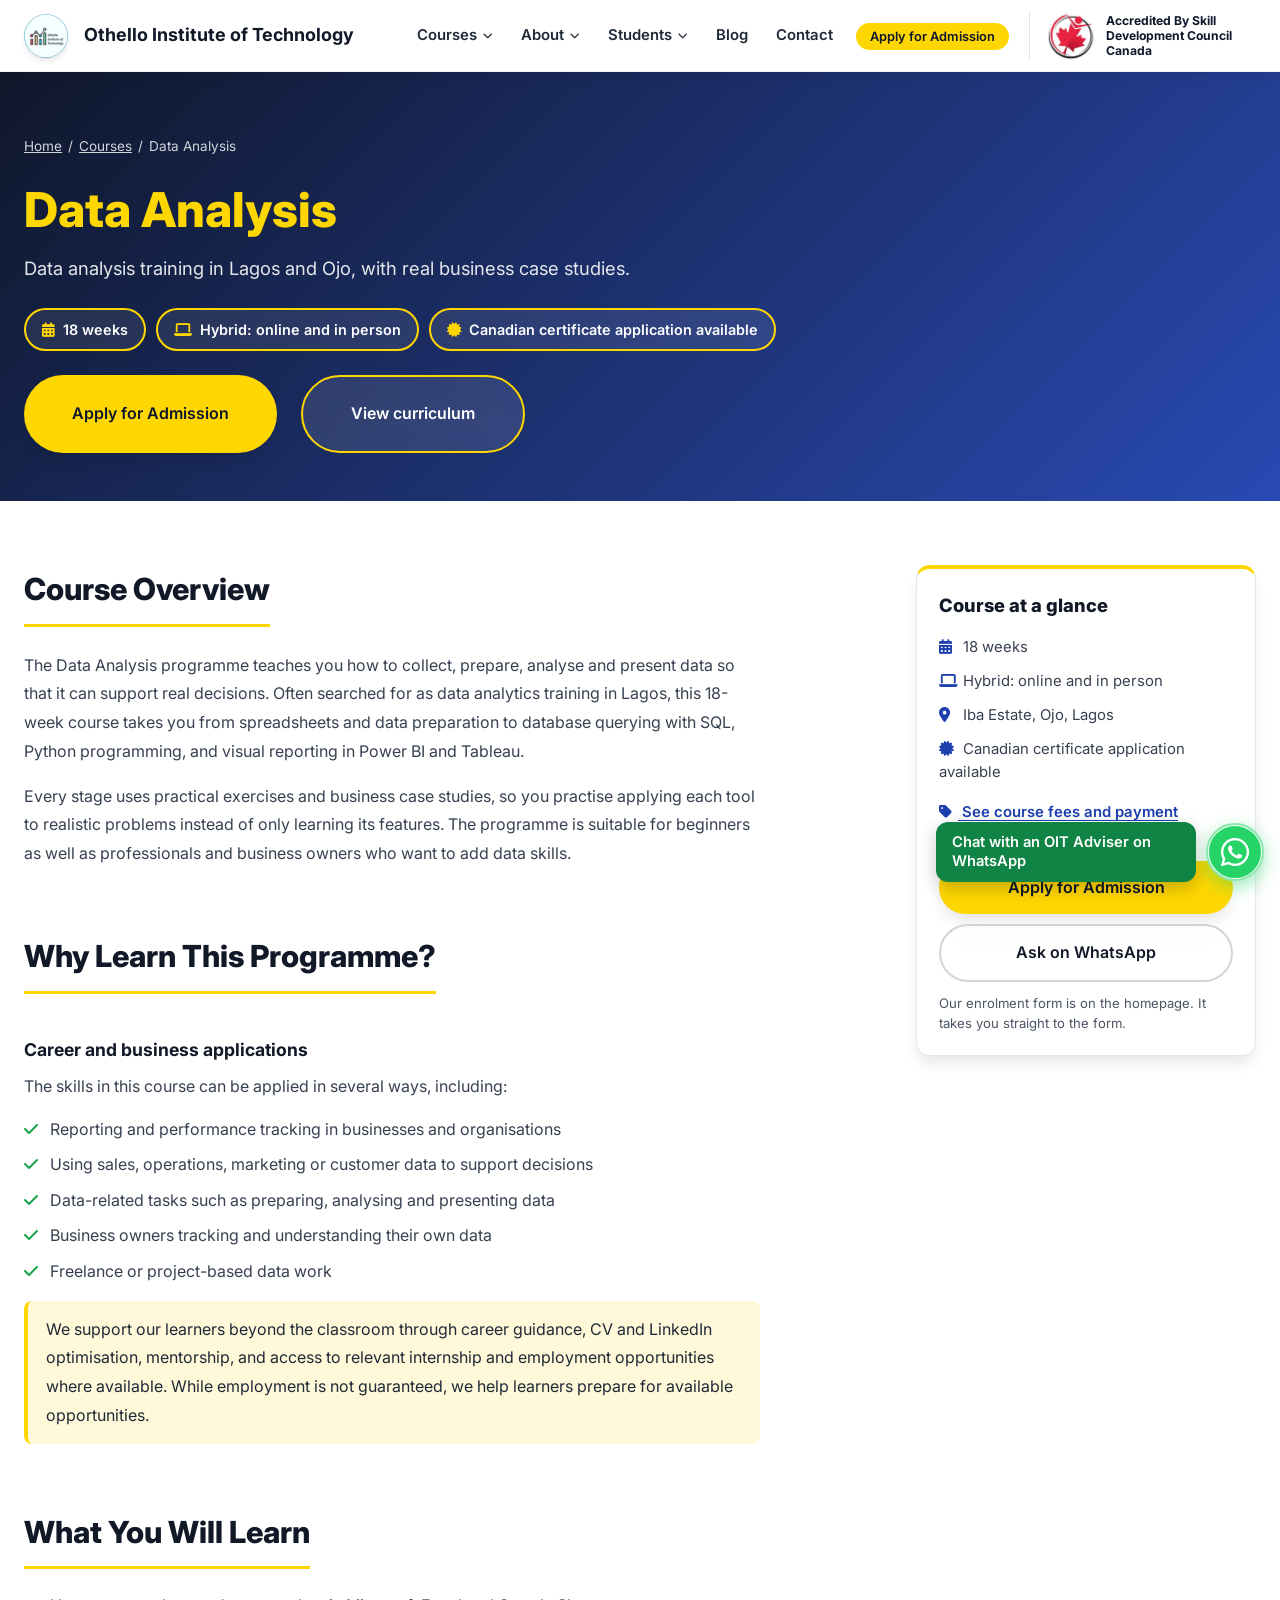
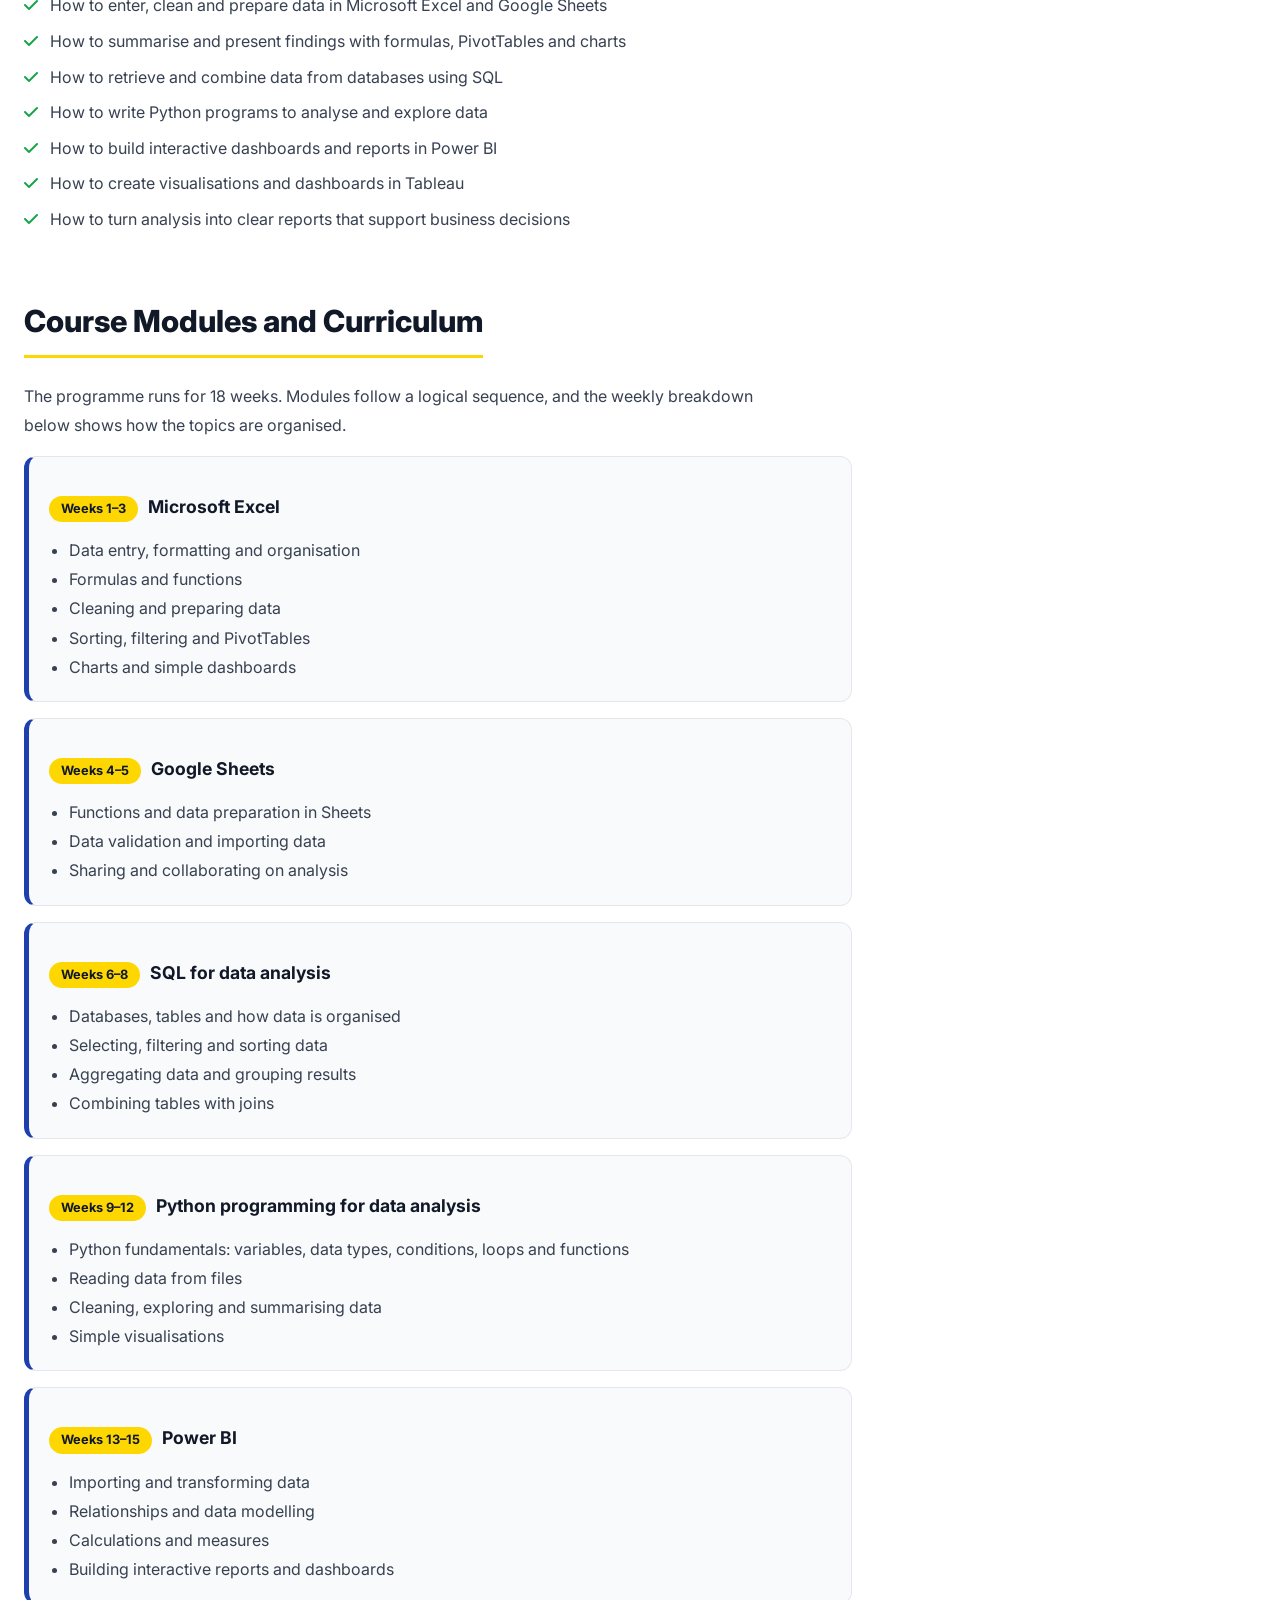
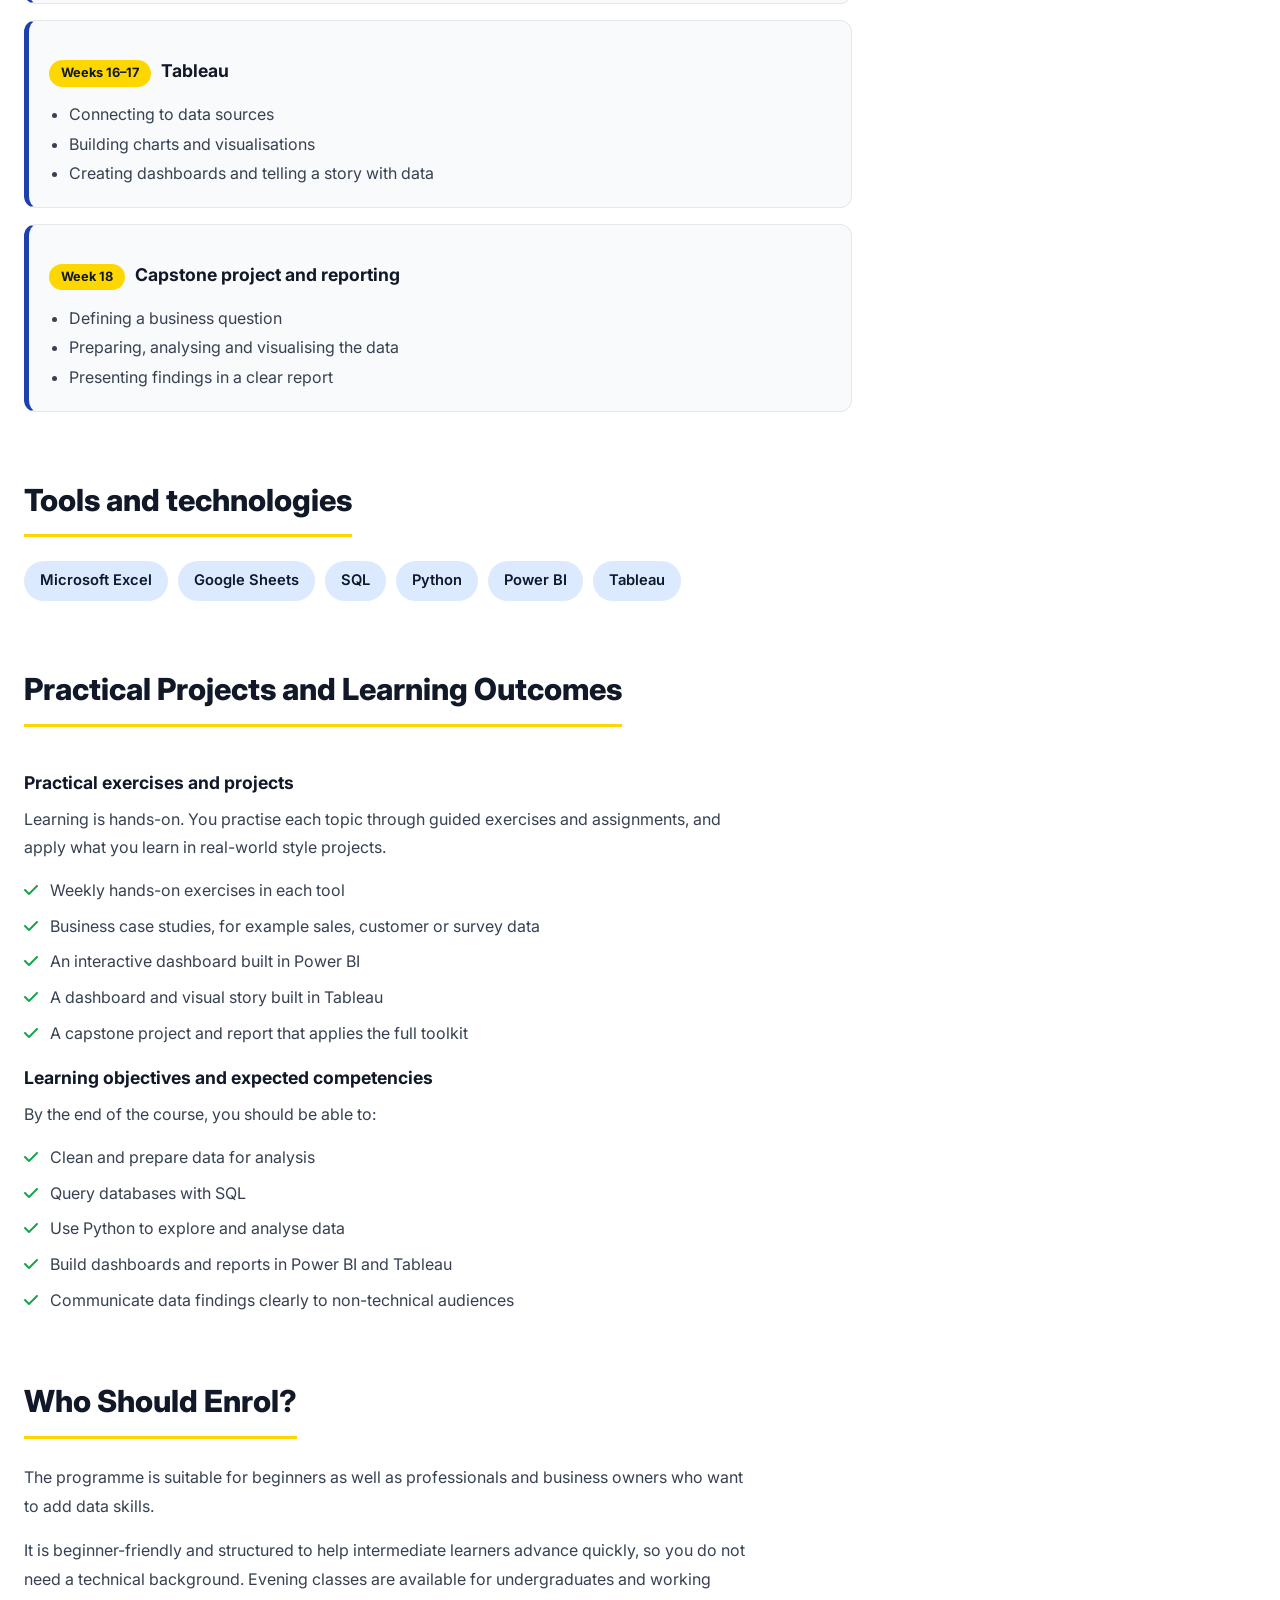
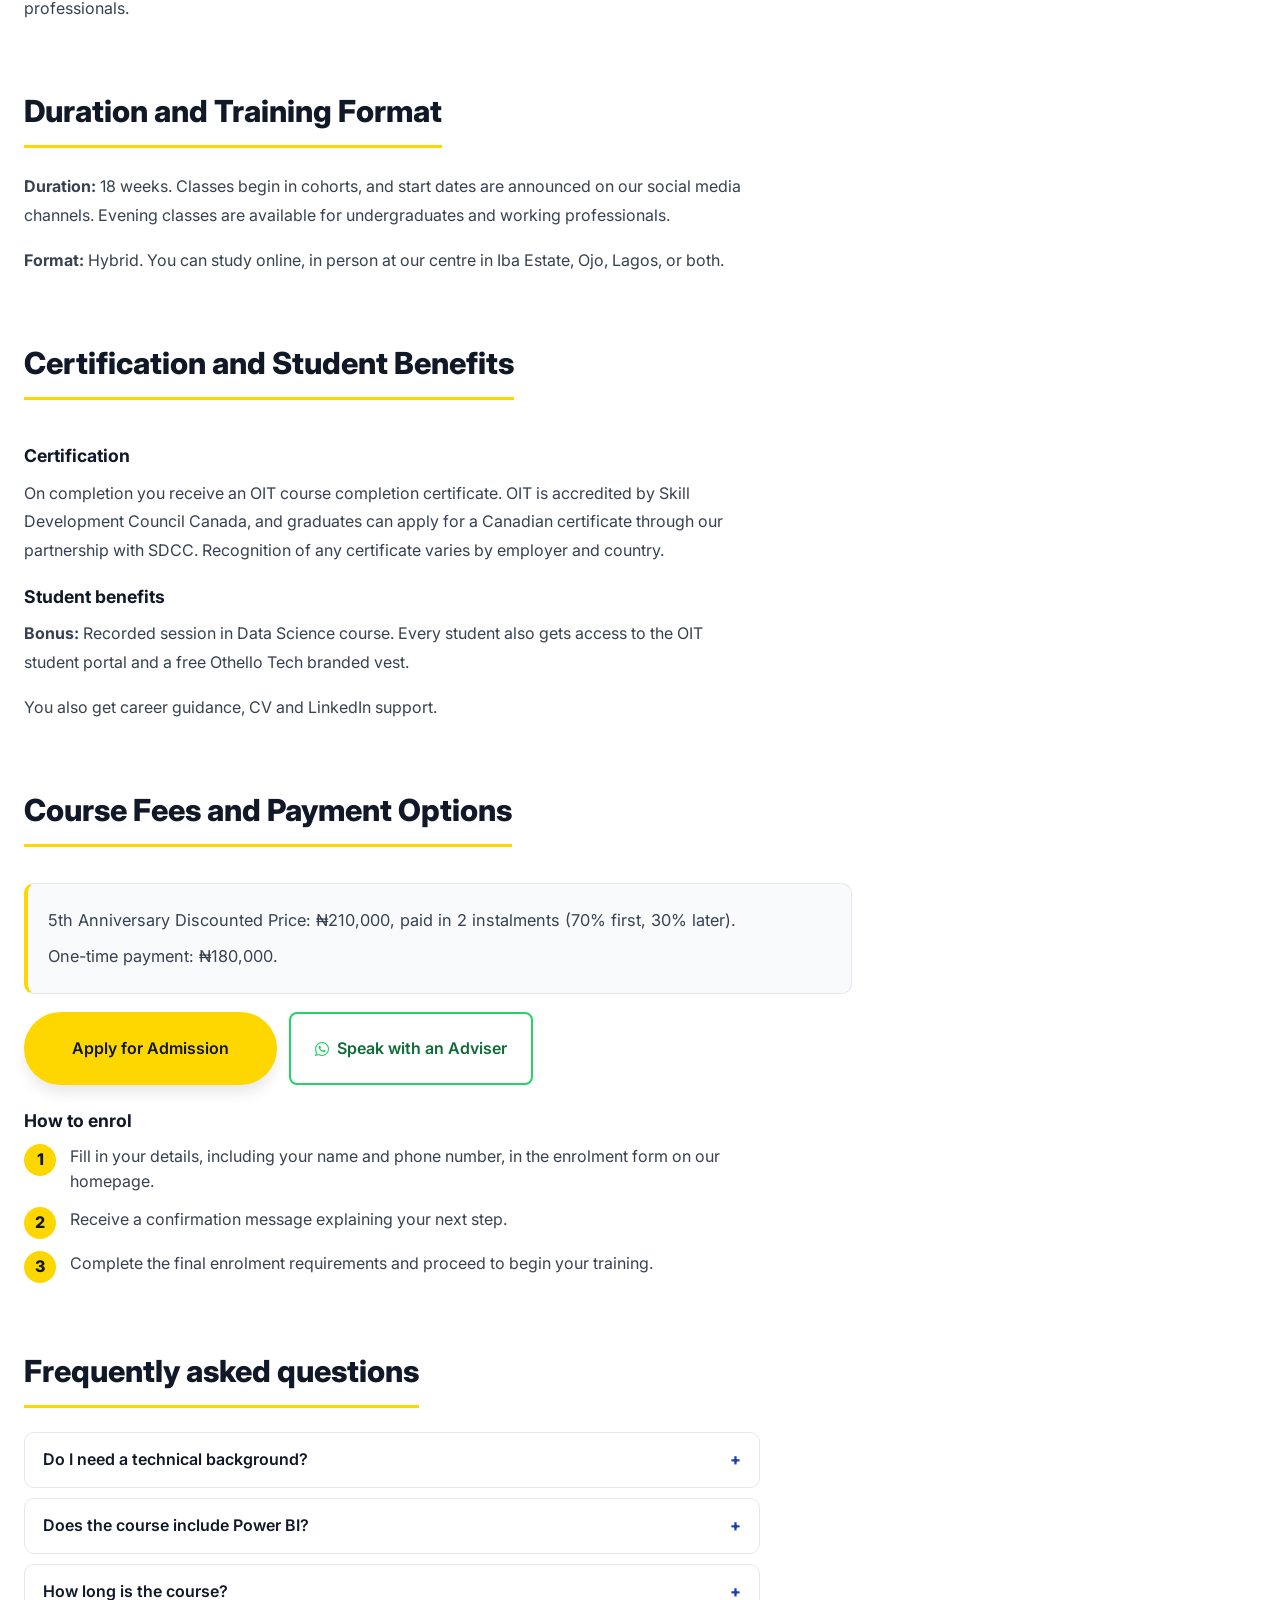
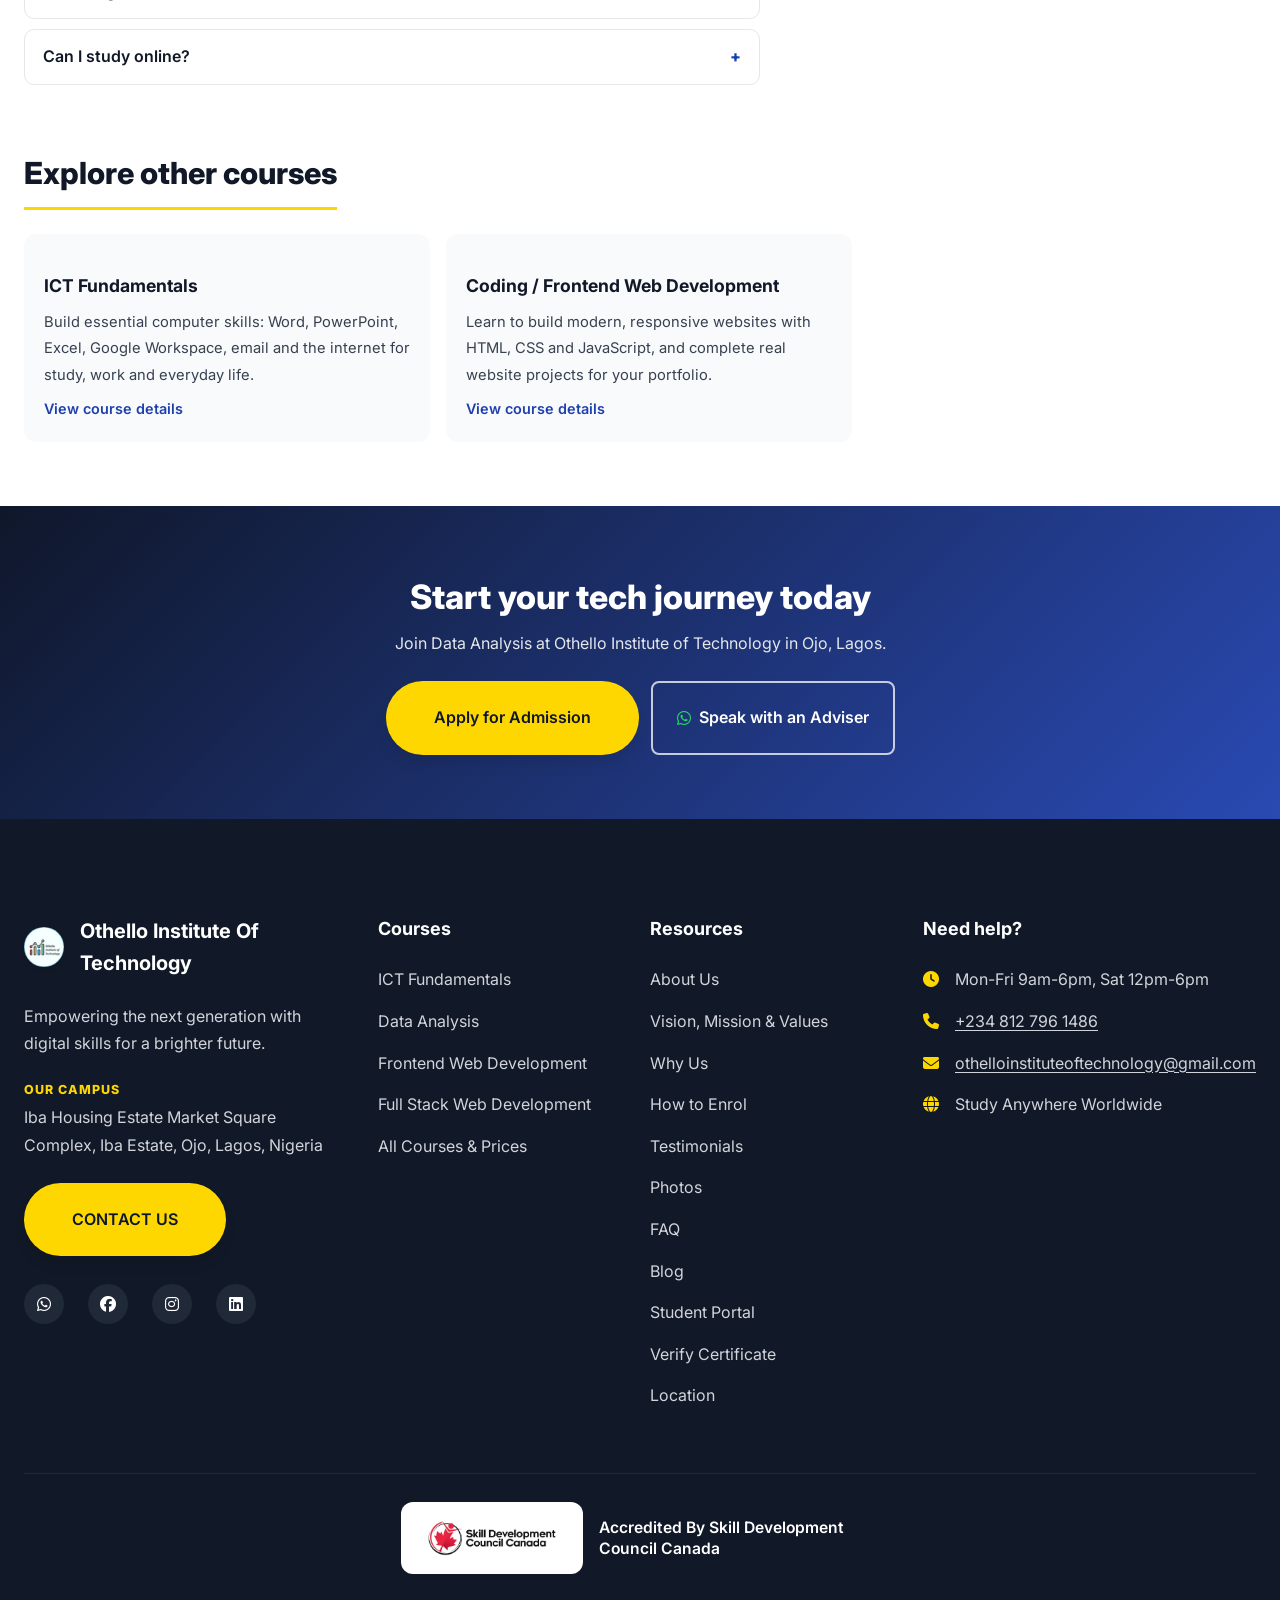
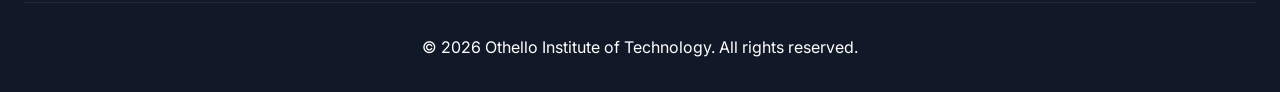
<file: courses/data-analysis.html>
<!DOCTYPE html>
<html lang="en">
<head>
  <meta charset="UTF-8">
  <meta name="viewport" content="width=device-width, initial-scale=1.0">
  <title>Data Analysis Training in Lagos &amp; Ojo | Excel, SQL, Power BI | OIT</title>
  <meta name="description" content="Data analysis training in Lagos and Ojo: Excel, Google Sheets, SQL, Python, Power BI and Tableau with business case studies. 18 weeks, hybrid classes.">
  <meta name="robots" content="index, follow, max-image-preview:large">
  <meta name="theme-color" content="#FFD700">
  <link rel="canonical" href="https://othelloinstituteoftechnology.com/courses/data-analysis.html">
  <meta property="og:type" content="website">
  <meta property="og:site_name" content="Othello Institute of Technology">
  <meta property="og:title" content="Data Analysis Training in Lagos &amp; Ojo | Excel, SQL, Power BI | OIT">
  <meta property="og:description" content="Data analysis training in Lagos and Ojo: Excel, Google Sheets, SQL, Python, Power BI and Tableau with business case studies. 18 weeks, hybrid classes.">
  <meta property="og:url" content="https://othelloinstituteoftechnology.com/courses/data-analysis.html">
  <meta property="og:image" content="https://othelloinstituteoftechnology.com/img/preview_branded.jpg">
  <meta property="og:image:alt" content="Othello Institute of Technology, technology training academy in Ojo, Lagos">
  <meta property="og:locale" content="en_NG">
  <meta name="twitter:card" content="summary_large_image">
  <meta name="twitter:title" content="Data Analysis Training in Lagos &amp; Ojo | Excel, SQL, Power BI | OIT">
  <meta name="twitter:description" content="Data analysis training in Lagos and Ojo: Excel, Google Sheets, SQL, Python, Power BI and Tableau with business case studies. 18 weeks, hybrid classes.">
  <meta name="twitter:image" content="https://othelloinstituteoftechnology.com/img/preview_branded.jpg">
  <link rel="icon" href="../img/favicon.ico" type="image/x-icon">
  <link rel="icon" href="../img/favicon.png" type="image/png" sizes="48x48">
  <link rel="apple-touch-icon" href="../img/favicon.png">
  <link rel="preconnect" href="https://fonts.googleapis.com">
  <link rel="preconnect" href="https://fonts.gstatic.com" crossorigin>
  <link href="https://fonts.googleapis.com/css2?family=Inter:wght@300;400;500;600;700;800;900&display=swap" rel="stylesheet">
  <link rel="stylesheet" href="https://cdnjs.cloudflare.com/ajax/libs/font-awesome/6.5.0/css/all.min.css">
  <link rel="stylesheet" href="../css/styles.css">
  <link rel="stylesheet" href="../css/pages.css">
  <script type="application/ld+json">
{
  "@context": "https://schema.org",
  "@type": "Course",
  "name": "Data Analysis",
  "description": "Data analysis training in Lagos and Ojo: Excel, Google Sheets, SQL, Python, Power BI and Tableau with business case studies. 18 weeks, hybrid classes.",
  "url": "https://othelloinstituteoftechnology.com/courses/data-analysis.html",
  "provider": {
    "@type": "EducationalOrganization",
    "@id": "https://othelloinstituteoftechnology.com/#organization",
    "name": "Othello Institute of Technology",
    "url": "https://othelloinstituteoftechnology.com/"
  },
  "inLanguage": "en",
  "timeRequired": "P18W",
  "hasCourseInstance": {
    "@type": "CourseInstance",
    "courseMode": [
      "Online",
      "Onsite"
    ],
    "courseWorkload": "P18W",
    "location": {
      "@type": "Place",
      "name": "Othello Institute of Technology",
      "address": {
        "@type": "PostalAddress",
        "streetAddress": "Iba Housing Estate Market Square Complex, Iba Estate",
        "addressLocality": "Ojo",
        "addressRegion": "Lagos",
        "addressCountry": "NG"
      }
    }
  },
  "offers": [
    {
      "@type": "Offer",
      "name": "Anniversary price, 2 instalments",
      "price": 210000,
      "priceCurrency": "NGN",
      "url": "https://othelloinstituteoftechnology.com/courses/data-analysis.html"
    },
    {
      "@type": "Offer",
      "name": "One-time payment",
      "price": 180000,
      "priceCurrency": "NGN",
      "url": "https://othelloinstituteoftechnology.com/courses/data-analysis.html"
    }
  ]
}
  </script>
  <script type="application/ld+json">
{
  "@context": "https://schema.org",
  "@type": "BreadcrumbList",
  "itemListElement": [
    {
      "@type": "ListItem",
      "position": 1,
      "name": "Home",
      "item": "https://othelloinstituteoftechnology.com/"
    },
    {
      "@type": "ListItem",
      "position": 2,
      "name": "Courses",
      "item": "https://othelloinstituteoftechnology.com/#courses"
    },
    {
      "@type": "ListItem",
      "position": 3,
      "name": "Data Analysis",
      "item": "https://othelloinstituteoftechnology.com/courses/data-analysis.html"
    }
  ]
}
  </script>
</head>
<body>
  <header class="navbar">
    <div class="nav-container">
      <a class="logo" href="../index.html" aria-label="Othello Institute of Technology home">
        <div class="logo-icon">
          <img src="../img/favicon.ico" alt="Othello Institute Logo">
        </div>
        <span class="logo-text">Othello Institute of Technology</span>
      </a>
      <nav class="nav-menu" aria-label="Main navigation">
        <ul class="nav-list">
          <li class="has-dropdown">
            <button type="button" class="nav-link dropdown-toggle" aria-expanded="false" aria-haspopup="true">Courses <i class="fas fa-chevron-down" aria-hidden="true"></i></button>
            <div class="dropdown dropdown-courses">
              <ul class="dropdown-list">
              <li><a href="../courses/ict-fundamentals.html"><strong>ICT Fundamentals</strong><span>10 weeks · Beginner friendly</span></a></li>
              <li><a href="../courses/data-analysis.html"><strong>Data Analysis</strong><span>18 weeks · Excel, SQL, Python, Power BI, Tableau</span></a></li>
              <li><a href="../courses/frontend-web-development.html"><strong>Coding / Frontend Web Development</strong><span>10 weeks · HTML, CSS, JavaScript</span></a></li>
              <li><a href="../courses/full-stack-web-development.html"><strong>Coding / Full Stack Web Development</strong><span>18 weeks · Frontend, backend & databases</span></a></li>
                <li><a href="../index.html#courses" class="dropdown-all">View all courses &amp; prices <i class="fas fa-arrow-right" aria-hidden="true"></i></a></li>
              </ul>
              <a class="dropdown-feature" href="../courses/data-analysis.html">
                <img src="../img/data1.jpg" alt="Data analysis dashboards on a screen" loading="lazy">
                <span class="dropdown-eyebrow">Most popular</span>
                <strong>Data Analysis</strong>
                <span>18 weeks of Excel, SQL, Python, Power BI and Tableau.</span>
              </a>
            </div>
          </li>
          <li class="has-dropdown">
            <button type="button" class="nav-link dropdown-toggle" aria-expanded="false" aria-haspopup="true">About <i class="fas fa-chevron-down" aria-hidden="true"></i></button>
            <div class="dropdown">
              <ul class="dropdown-list">
                <li><a href="../about.html"><strong>About Us</strong><span>Vision, mission and core values</span></a></li>
                <li><a href="../index.html#why-choose"><strong>Why Choose OIT</strong><span>What makes our training different</span></a></li>
                <!-- <li><a href="../index.html#instructors"><strong>Instructors &amp; Mentors</strong><span>Meet the people who teach you</span></a></li> -->
                <li><a href="../index.html#faq"><strong>FAQ</strong><span>Answers to common questions</span></a></li>
              </ul>
            </div>
          </li>
          <li class="has-dropdown">
            <button type="button" class="nav-link dropdown-toggle" aria-expanded="false" aria-haspopup="true">Students <i class="fas fa-chevron-down" aria-hidden="true"></i></button>
            <div class="dropdown">
              <ul class="dropdown-list">
                <li><a href="https://oitlmsstudentplatform.onrender.com" target="_blank" rel="noopener noreferrer"><strong>Student Portal</strong><span>Log in to learn anytime</span></a></li>
                <li><a href="../index.html#verify-certificate"><strong>Verify Certificate</strong><span>Check an OIT certificate</span></a></li>
                <li><a href="../index.html#testimonials"><strong>Reviews</strong><span>What our students say</span></a></li>
                <li><a href="../index.html#gallery"><strong>Photos</strong><span>Life at OIT</span></a></li>
              </ul>
            </div>
          </li>
          <li><a class="nav-link" href="../blog/index.html">Blog</a></li>
          <li><a class="nav-link" href="../index.html#location">Contact</a></li>
          <li class="nav-cta-item"><a href="../index.html#register" class="nav-cta">Apply for Admission</a></li>
        </ul>
      </nav>
      <div class="header-accred">
        <img src="../img/sdcc-emblem.jpg" alt="Skill Development Council Canada logo" width="210" height="207">
        <span class="accred-label">Accredited By Skill Development Council Canada</span>
      </div>
      <button class="mobile-toggle" aria-label="Toggle menu">
        <i class="fa-solid fa-bars"></i>
      </button>
    </div>
  </header>
  <div class="accred-strip">
    <img src="../img/sdcc-emblem.jpg" alt="Skill Development Council Canada logo" width="210" height="207">
    <span class="accred-label">Accredited By Skill Development Council Canada</span>
  </div>

  <main>
    <section class="page-hero">
      <div class="container">
        <nav class="breadcrumb" aria-label="Breadcrumb"><ol><li><a href="../index.html">Home</a></li><li><a href="../index.html#courses">Courses</a></li><li aria-current="page">Data Analysis</li></ol></nav>
        <h1>Data Analysis</h1>
        <p class="lead">Data analysis training in Lagos and Ojo, with real business case studies.</p>
        <ul class="hero-chips">
          <li><i class="fas fa-calendar-alt" aria-hidden="true"></i> 18 weeks</li>
          <li><i class="fas fa-laptop" aria-hidden="true"></i> Hybrid: online and in person</li>
          <li><i class="fas fa-certificate" aria-hidden="true"></i> Canadian certificate application available</li>
        </ul>
        <div class="hero-cta">
          <a href="../index.html#register" class="btn btn-primary"><span>Apply for Admission</span></a>
          <a href="#curriculum" class="btn btn-secondary"><span>View curriculum</span></a>
        </div>
      </div>
    </section>

    <div class="page-main">
      <div class="container course-layout">
        <div class="course-body">
          <section class="page-section" id="overview">
            <h2>Course Overview</h2>
            <p>The Data Analysis programme teaches you how to collect, prepare, analyse and present data so that it can support real decisions. Often searched for as data analytics training in Lagos, this 18-week course takes you from spreadsheets and data preparation to database querying with SQL, Python programming, and visual reporting in Power BI and Tableau.</p><p>Every stage uses practical exercises and business case studies, so you practise applying each tool to realistic problems instead of only learning its features. The programme is suitable for beginners as well as professionals and business owners who want to add data skills.</p>
          </section>

          <section class="page-section" id="careers">
            <h2>Why Learn This Programme?</h2>
            <h3>Career and business applications</h3>
            <p>The skills in this course can be applied in several ways, including:</p>
            <ul class="tick-list"><li><i class="fas fa-check" aria-hidden="true"></i><span>Reporting and performance tracking in businesses and organisations</span></li><li><i class="fas fa-check" aria-hidden="true"></i><span>Using sales, operations, marketing or customer data to support decisions</span></li><li><i class="fas fa-check" aria-hidden="true"></i><span>Data-related tasks such as preparing, analysing and presenting data</span></li><li><i class="fas fa-check" aria-hidden="true"></i><span>Business owners tracking and understanding their own data</span></li><li><i class="fas fa-check" aria-hidden="true"></i><span>Freelance or project-based data work</span></li></ul>
            <div class="note-box"><p>We support our learners beyond the classroom through career guidance, CV and LinkedIn optimisation, mentorship, and access to relevant internship and employment opportunities where available. While employment is not guaranteed, we help learners prepare for available opportunities.</p></div>
          </section>

          <section class="page-section" id="learn">
            <h2>What You Will Learn</h2>
            <ul class="tick-list"><li><i class="fas fa-check" aria-hidden="true"></i><span>How to enter, clean and prepare data in Microsoft Excel and Google Sheets</span></li><li><i class="fas fa-check" aria-hidden="true"></i><span>How to summarise and present findings with formulas, PivotTables and charts</span></li><li><i class="fas fa-check" aria-hidden="true"></i><span>How to retrieve and combine data from databases using SQL</span></li><li><i class="fas fa-check" aria-hidden="true"></i><span>How to write Python programs to analyse and explore data</span></li><li><i class="fas fa-check" aria-hidden="true"></i><span>How to build interactive dashboards and reports in Power BI</span></li><li><i class="fas fa-check" aria-hidden="true"></i><span>How to create visualisations and dashboards in Tableau</span></li><li><i class="fas fa-check" aria-hidden="true"></i><span>How to turn analysis into clear reports that support business decisions</span></li></ul>
          </section>

          <section class="page-section" id="curriculum">
            <h2>Course Modules and Curriculum</h2>
            <p>The programme runs for 18 weeks. Modules follow a logical sequence, and the weekly breakdown below shows how the topics are organised.</p>
            <ol class="module-list"><li class="module"><div class="module-head"><span class="module-weeks">Weeks 1–3</span><h3>Microsoft Excel</h3></div><ul><li>Data entry, formatting and organisation</li><li>Formulas and functions</li><li>Cleaning and preparing data</li><li>Sorting, filtering and PivotTables</li><li>Charts and simple dashboards</li></ul></li><li class="module"><div class="module-head"><span class="module-weeks">Weeks 4–5</span><h3>Google Sheets</h3></div><ul><li>Functions and data preparation in Sheets</li><li>Data validation and importing data</li><li>Sharing and collaborating on analysis</li></ul></li><li class="module"><div class="module-head"><span class="module-weeks">Weeks 6–8</span><h3>SQL for data analysis</h3></div><ul><li>Databases, tables and how data is organised</li><li>Selecting, filtering and sorting data</li><li>Aggregating data and grouping results</li><li>Combining tables with joins</li></ul></li><li class="module"><div class="module-head"><span class="module-weeks">Weeks 9–12</span><h3>Python programming for data analysis</h3></div><ul><li>Python fundamentals: variables, data types, conditions, loops and functions</li><li>Reading data from files</li><li>Cleaning, exploring and summarising data</li><li>Simple visualisations</li></ul></li><li class="module"><div class="module-head"><span class="module-weeks">Weeks 13–15</span><h3>Power BI</h3></div><ul><li>Importing and transforming data</li><li>Relationships and data modelling</li><li>Calculations and measures</li><li>Building interactive reports and dashboards</li></ul></li><li class="module"><div class="module-head"><span class="module-weeks">Weeks 16–17</span><h3>Tableau</h3></div><ul><li>Connecting to data sources</li><li>Building charts and visualisations</li><li>Creating dashboards and telling a story with data</li></ul></li><li class="module"><div class="module-head"><span class="module-weeks">Week 18</span><h3>Capstone project and reporting</h3></div><ul><li>Defining a business question</li><li>Preparing, analysing and visualising the data</li><li>Presenting findings in a clear report</li></ul></li></ol>
            
          </section>

          <section class="page-section" id="tools">
            <h2>Tools and technologies</h2>
            <ul class="chip-list"><li>Microsoft Excel</li><li>Google Sheets</li><li>SQL</li><li>Python</li><li>Power BI</li><li>Tableau</li></ul>
          </section>

          <section class="page-section" id="projects">
            <h2>Practical Projects and Learning Outcomes</h2>
            <h3>Practical exercises and projects</h3>
            <p>Learning is hands-on. You practise each topic through guided exercises and assignments, and apply what you learn in real-world style projects.</p>
            <ul class="tick-list"><li><i class="fas fa-check" aria-hidden="true"></i><span>Weekly hands-on exercises in each tool</span></li><li><i class="fas fa-check" aria-hidden="true"></i><span>Business case studies, for example sales, customer or survey data</span></li><li><i class="fas fa-check" aria-hidden="true"></i><span>An interactive dashboard built in Power BI</span></li><li><i class="fas fa-check" aria-hidden="true"></i><span>A dashboard and visual story built in Tableau</span></li><li><i class="fas fa-check" aria-hidden="true"></i><span>A capstone project and report that applies the full toolkit</span></li></ul>
            <div id="competencies">
            <h3>Learning objectives and expected competencies</h3>
            <p>By the end of the course, you should be able to:</p>
            <ul class="tick-list"><li><i class="fas fa-check" aria-hidden="true"></i><span>Clean and prepare data for analysis</span></li><li><i class="fas fa-check" aria-hidden="true"></i><span>Query databases with SQL</span></li><li><i class="fas fa-check" aria-hidden="true"></i><span>Use Python to explore and analyse data</span></li><li><i class="fas fa-check" aria-hidden="true"></i><span>Build dashboards and reports in Power BI and Tableau</span></li><li><i class="fas fa-check" aria-hidden="true"></i><span>Communicate data findings clearly to non-technical audiences</span></li></ul>
            </div>
          </section>

          <section class="page-section" id="who-should-enrol">
            <h2>Who Should Enrol?</h2>
            <p>The programme is suitable for beginners as well as professionals and business owners who want to add data skills.</p>
            <p>It is beginner-friendly and structured to help intermediate learners advance quickly, so you do not need a technical background. Evening classes are available for undergraduates and working professionals.</p>
          </section>

          <section class="page-section" id="format">
            <h2>Duration and Training Format</h2>
            <p><strong>Duration:</strong> 18 weeks. Classes begin in cohorts, and start dates are announced on our social media channels. Evening classes are available for undergraduates and working professionals.</p>
            <p><strong>Format:</strong> Hybrid. You can study online, in person at our centre in Iba Estate, Ojo, Lagos, or both.</p>
          </section>

          <section class="page-section" id="certification">
            <h2>Certification and Student Benefits</h2>
            <h3>Certification</h3>
            <p>On completion you receive an OIT course completion certificate. OIT is accredited by Skill Development Council Canada, and graduates can apply for a Canadian certificate through our partnership with SDCC. Recognition of any certificate varies by employer and country.</p>
            <h3>Student benefits</h3>
            <p><strong>Bonus:</strong> Recorded session in Data Science course. Every student also gets access to the OIT student portal and a free Othello Tech branded vest.</p>
            <p>You also get career guidance, CV and LinkedIn support.</p>
          </section>

          <section class="page-section" id="fees">
            <h2>Course Fees and Payment Options</h2>
            <div class="fee-panel">
            <p>5th Anniversary Discounted Price: ₦210,000, paid in 2 instalments (70% first, 30% later).</p>
            <p>One-time payment: ₦180,000.</p>
            </div>
            <div class="fee-actions">
              <a href="../index.html#register" class="btn btn-primary"><span>Apply for Admission</span></a>
              <a href="https://wa.me/2348127961486?text=Hello%20OIT%2C%20I%20came%20across%20your%20website%20and%20would%20like%20to%20speak%20with%20an%20adviser.%20Please%20assist%20me%20with%20information%20about%20your%20training%20programmes%20and%20admission.%20Thank%20you." target="_blank" rel="noopener noreferrer" class="btn btn-adviser"><i class="fab fa-whatsapp" aria-hidden="true"></i><span>Speak with an Adviser</span></a>
            </div>
            <div id="enrol">
            <h3>How to enrol</h3>
            <ol class="enrol-steps">
              <li>Fill in your details, including your name and phone number, in the enrolment form on our homepage.</li>
              <li>Receive a confirmation message explaining your next step.</li>
              <li>Complete the final enrolment requirements and proceed to begin your training.</li>
            </ol>
            </div>
          </section>

          <section class="page-section page-faq" id="faq">
            <h2>Frequently asked questions</h2>
            <details><summary>Do I need a technical background?</summary><p>No. The programme is beginner-friendly and is structured to help intermediate learners advance quickly.</p></details><details><summary>Does the course include Power BI?</summary><p>Yes. Power BI is one of the six core tools, together with Excel, Google Sheets, SQL, Python and Tableau.</p></details><details><summary>How long is the course?</summary><p>The course runs for 18 weeks.</p></details><details><summary>Can I study online?</summary><p>Yes. Classes are hybrid, so you can study online, in person at our centre in Ojo, or both.</p></details>
          </section>

          <section class="page-section" id="related">
            <h2>Explore other courses</h2>
            <div class="related-grid"><a class="related-card" href="../courses/ict-fundamentals.html"><h3>ICT Fundamentals</h3><p>Build essential computer skills: Word, PowerPoint, Excel, Google Workspace, email and the internet for study, work and everyday life.</p><span>View course details</span></a><a class="related-card" href="../courses/frontend-web-development.html"><h3>Coding / Frontend Web Development</h3><p>Learn to build modern, responsive websites with HTML, CSS and JavaScript, and complete real website projects for your portfolio.</p><span>View course details</span></a></div>
          </section>
        </div>

        <aside class="glance" aria-label="Course at a glance">
          <div class="glance-card">
            <h2>Course at a glance</h2>
            <ul class="glance-list">
              <li><i class="fas fa-calendar-alt" aria-hidden="true"></i> 18 weeks</li>
              <li><i class="fas fa-laptop" aria-hidden="true"></i> Hybrid: online and in person</li>
              <li><i class="fas fa-map-marker-alt" aria-hidden="true"></i> Iba Estate, Ojo, Lagos</li>
              <li><i class="fas fa-certificate" aria-hidden="true"></i> Canadian certificate application available</li>
            </ul>
            <a class="glance-fees-link" href="#fees"><i class="fas fa-tag" aria-hidden="true"></i> See course fees and payment options</a>
            <a href="../index.html#register" class="btn btn-primary"><span>Apply for Admission</span></a>
            <a href="https://wa.me/2348127961486?text=Hello%20Othello%20Institute!%20I%20would%20like%20to%20learn%20more%20about%20your%20training%20programs%20and%20courses." target="_blank" rel="noopener noreferrer" class="btn btn-secondary" style="color:var(--gray-900);border-color:var(--gray-300);"><span>Ask on WhatsApp</span></a>
            <p class="glance-note">Our enrolment form is on the homepage. It takes you straight to the form.</p>
          </div>
        </aside>
      </div>
    </div>

    <section class="page-cta">
      <div class="container">
        <h2>Start your tech journey today</h2>
        <p>Join Data Analysis at Othello Institute of Technology in Ojo, Lagos.</p>
        <div class="hero-cta"><a href="../index.html#register" class="btn btn-primary"><span>Apply for Admission</span></a>
          <a href="https://wa.me/2348127961486?text=Hello%20OIT%2C%20I%20came%20across%20your%20website%20and%20would%20like%20to%20speak%20with%20an%20adviser.%20Please%20assist%20me%20with%20information%20about%20your%20training%20programmes%20and%20admission.%20Thank%20you." target="_blank" rel="noopener noreferrer" class="btn btn-adviser"><i class="fab fa-whatsapp" aria-hidden="true"></i><span>Speak with an Adviser</span></a></div>
      </div>
    </section>
  </main>

  <footer class="footer">
    <div class="container">
      <div class="footer-grid">
        <div class="footer-col footer-brand">
          <div class="footer-logo">
            <div class="logo-icon">
              <img src="../img/favicon.ico" alt="Othello Institute Logo">
            </div>
            <span>Othello Institute Of Technology</span>
          </div>
          <p>Empowering the next generation with digital skills for a brighter future.</p>
          <p class="footer-sub">Our campus</p>
          <p class="footer-address">Iba Housing Estate Market Square Complex, Iba Estate, Ojo, Lagos, Nigeria</p>
          <a href="https://wa.me/2348127961486?text=Hello%20Othello%20Institute!%20I%20would%20like%20to%20learn%20more%20about%20your%20training%20programs%20and%20courses." target="_blank" rel="noopener noreferrer" class="btn btn-primary footer-contact-btn"><span>CONTACT US</span></a>
          <div class="social-links">
            <a href="https://wa.me/2348127961486?text=Hello%20Othello%20Institute!%20I%20would%20like%20to%20learn%20more%20about%20your%20training%20programs%20and%20courses." target="_blank" aria-label="WhatsApp"><i class="fab fa-whatsapp"></i></a>
            <a href="https://www.facebook.com/share/19k35odurU/?mibextid=wwXIfr" target="_blank" aria-label="Facebook"><i class="fab fa-facebook"></i></a>
            <a href="https://www.instagram.com/othelloinstituteoftechnology" target="_blank" aria-label="Instagram"><i class="fab fa-instagram"></i></a>
            <a href="https://www.linkedin.com/company/othello-institute-of-technology/" target="_blank" aria-label="LinkedIn"><i class="fab fa-linkedin"></i></a>
          </div>
        </div>

        <div class="footer-col">
          <h3>Courses</h3>
          <ul>
            <li><a href="../courses/ict-fundamentals.html">ICT Fundamentals</a></li>
            <li><a href="../courses/data-analysis.html">Data Analysis</a></li>
            <li><a href="../courses/frontend-web-development.html">Frontend Web Development</a></li>
            <li><a href="../courses/full-stack-web-development.html">Full Stack Web Development</a></li>
            <li><a href="../index.html#courses">All Courses &amp; Prices</a></li>
          </ul>
        </div>

        <div class="footer-col">
          <h3>Resources</h3>
          <ul>
            <li><a href="../about.html">About Us</a></li>
            <li><a href="../about.html#core-values">Vision, Mission &amp; Values</a></li>
            <li><a href="../index.html#why-choose">Why Us</a></li>
            <li><a href="../index.html#registration-process">How to Enrol</a></li>
            <li><a href="../index.html#testimonials">Testimonials</a></li>
            <li><a href="../index.html#gallery">Photos</a></li>
            <li><a href="../index.html#faq">FAQ</a></li>
            <li><a href="../blog/index.html">Blog</a></li>
            <li><a href="https://oitlmsstudentplatform.onrender.com" target="_blank" rel="noopener noreferrer">Student Portal</a></li>
            <li><a href="../index.html#verify-certificate">Verify Certificate</a></li>
            <li><a href="../index.html#location">Location</a></li>
          </ul>
        </div>

        <div class="footer-col">
          <h3>Need help?</h3>
          <ul class="contact-list">
            <li><i class="fas fa-clock"></i> Mon-Fri 9am-6pm, Sat 12pm-6pm</li>
            <li><i class="fas fa-phone"></i> <a href="tel:+2348127961486">+234 812 796 1486</a></li>
            <li><i class="fas fa-envelope"></i> <a href="mailto:othelloinstituteoftechnology@gmail.com">othelloinstituteoftechnology@gmail.com</a></li>
            <li><i class="fas fa-globe"></i> Study Anywhere Worldwide</li>
          </ul>
        </div>
      </div>

      <div class="footer-accred-bar">
        <span class="footer-accred-badge"><img src="../img/sdcc-logo.jpg" alt="Skill Development Council Canada logo" width="838" height="312" loading="lazy"></span>
        <span class="footer-accred-label">Accredited By Skill Development Council Canada</span>
      </div>

      <div class="footer-bottom">
        <p>&copy; <span id="current-year">2025</span> Othello Institute of Technology. All rights reserved.</p>
      </div>
    </div>
  </footer>
  <!-- Floating WhatsApp adviser (own link and prefilled message; other WhatsApp links on this page are unchanged) -->
  <div class="oit-adviser" id="oitAdviser">
    <a class="oit-adviser__link" href="https://wa.me/2348127961486?text=Hello%20OIT%2C%20I%20came%20across%20your%20website%20and%20would%20like%20to%20speak%20with%20an%20adviser.%20Please%20assist%20me%20with%20information%20about%20your%20training%20programmes%20and%20admission.%20Thank%20you." target="_blank" rel="noopener noreferrer" aria-label="Chat with an OIT Adviser on WhatsApp (opens WhatsApp)">
      <span class="oit-adviser__bubble">Chat with an OIT Adviser on WhatsApp</span>
      <span class="oit-adviser__icon" aria-hidden="true"><i class="fab fa-whatsapp"></i></span>
    </a>
  </div>

  <script src="../js/site-common.js"></script>
  <script src="../js/nav.js"></script>
  <script src="../js/adviser.js"></script>
</body>
</html>
</file>
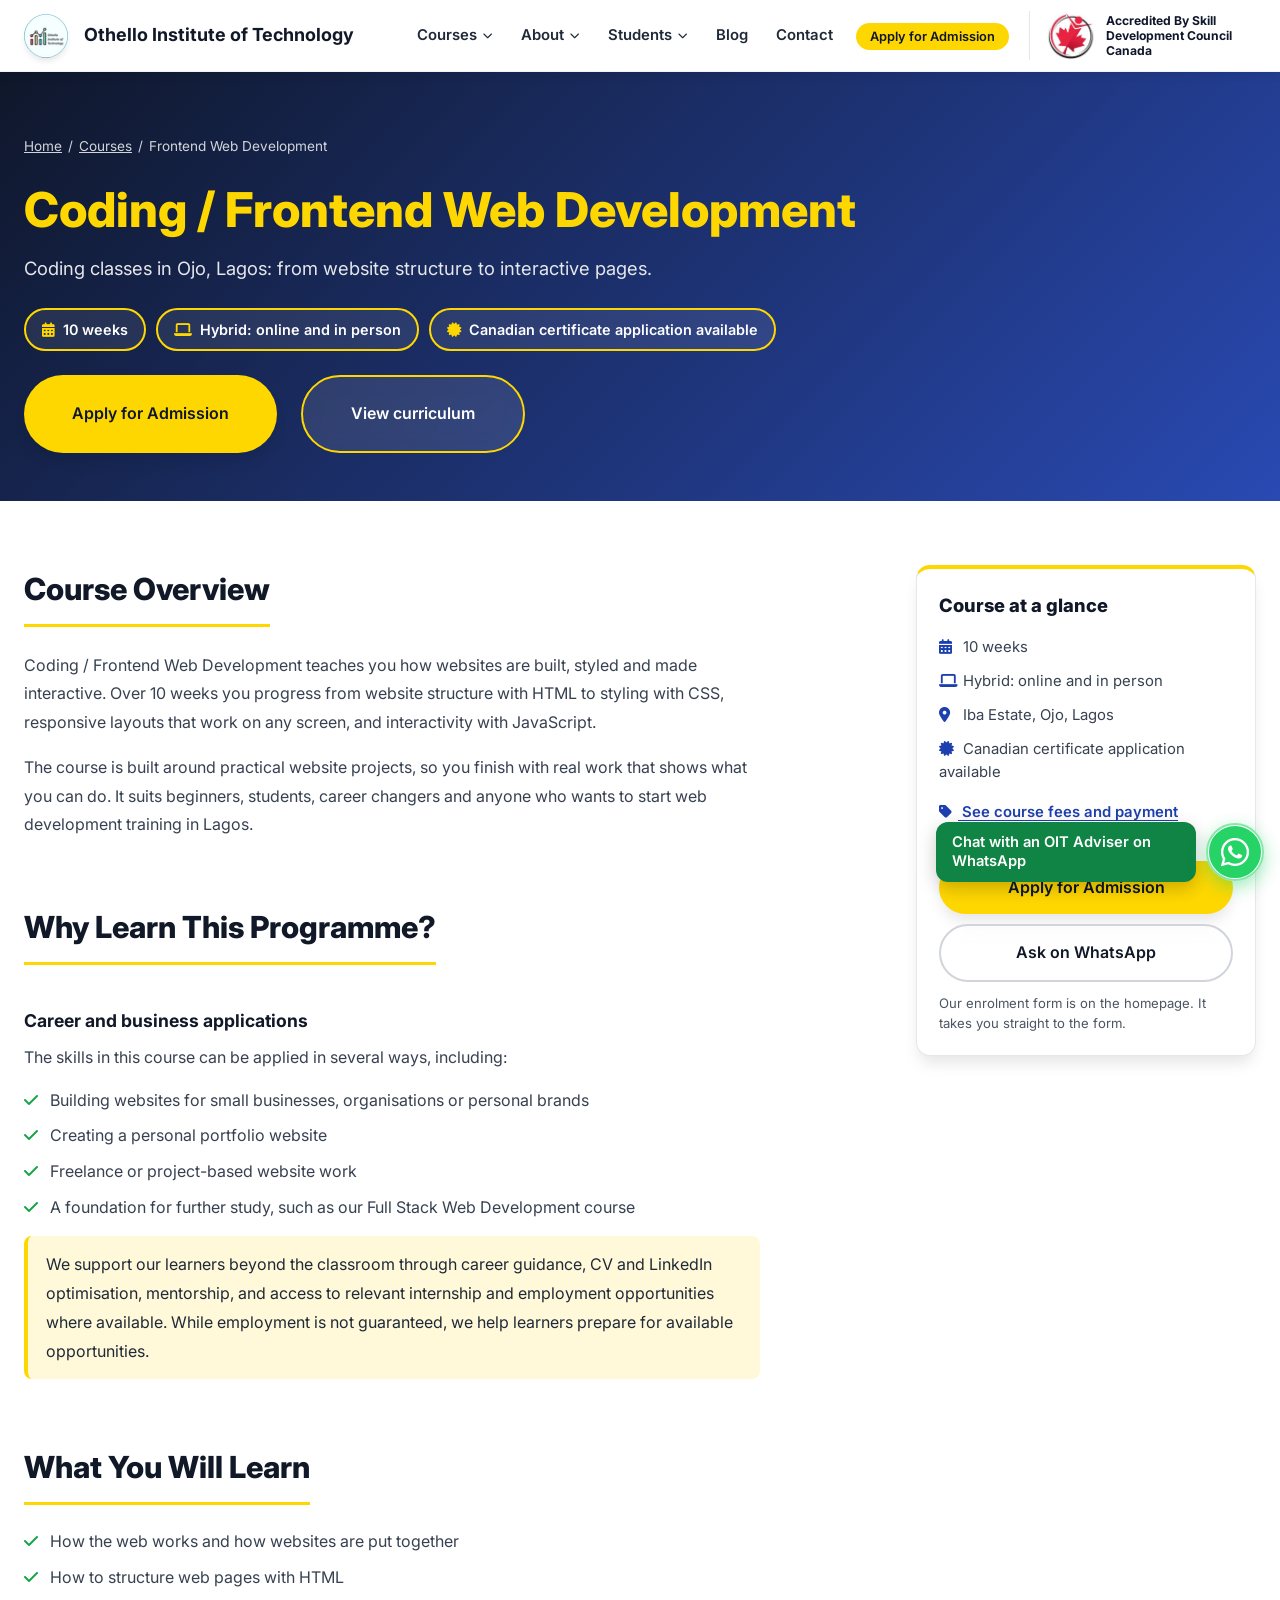
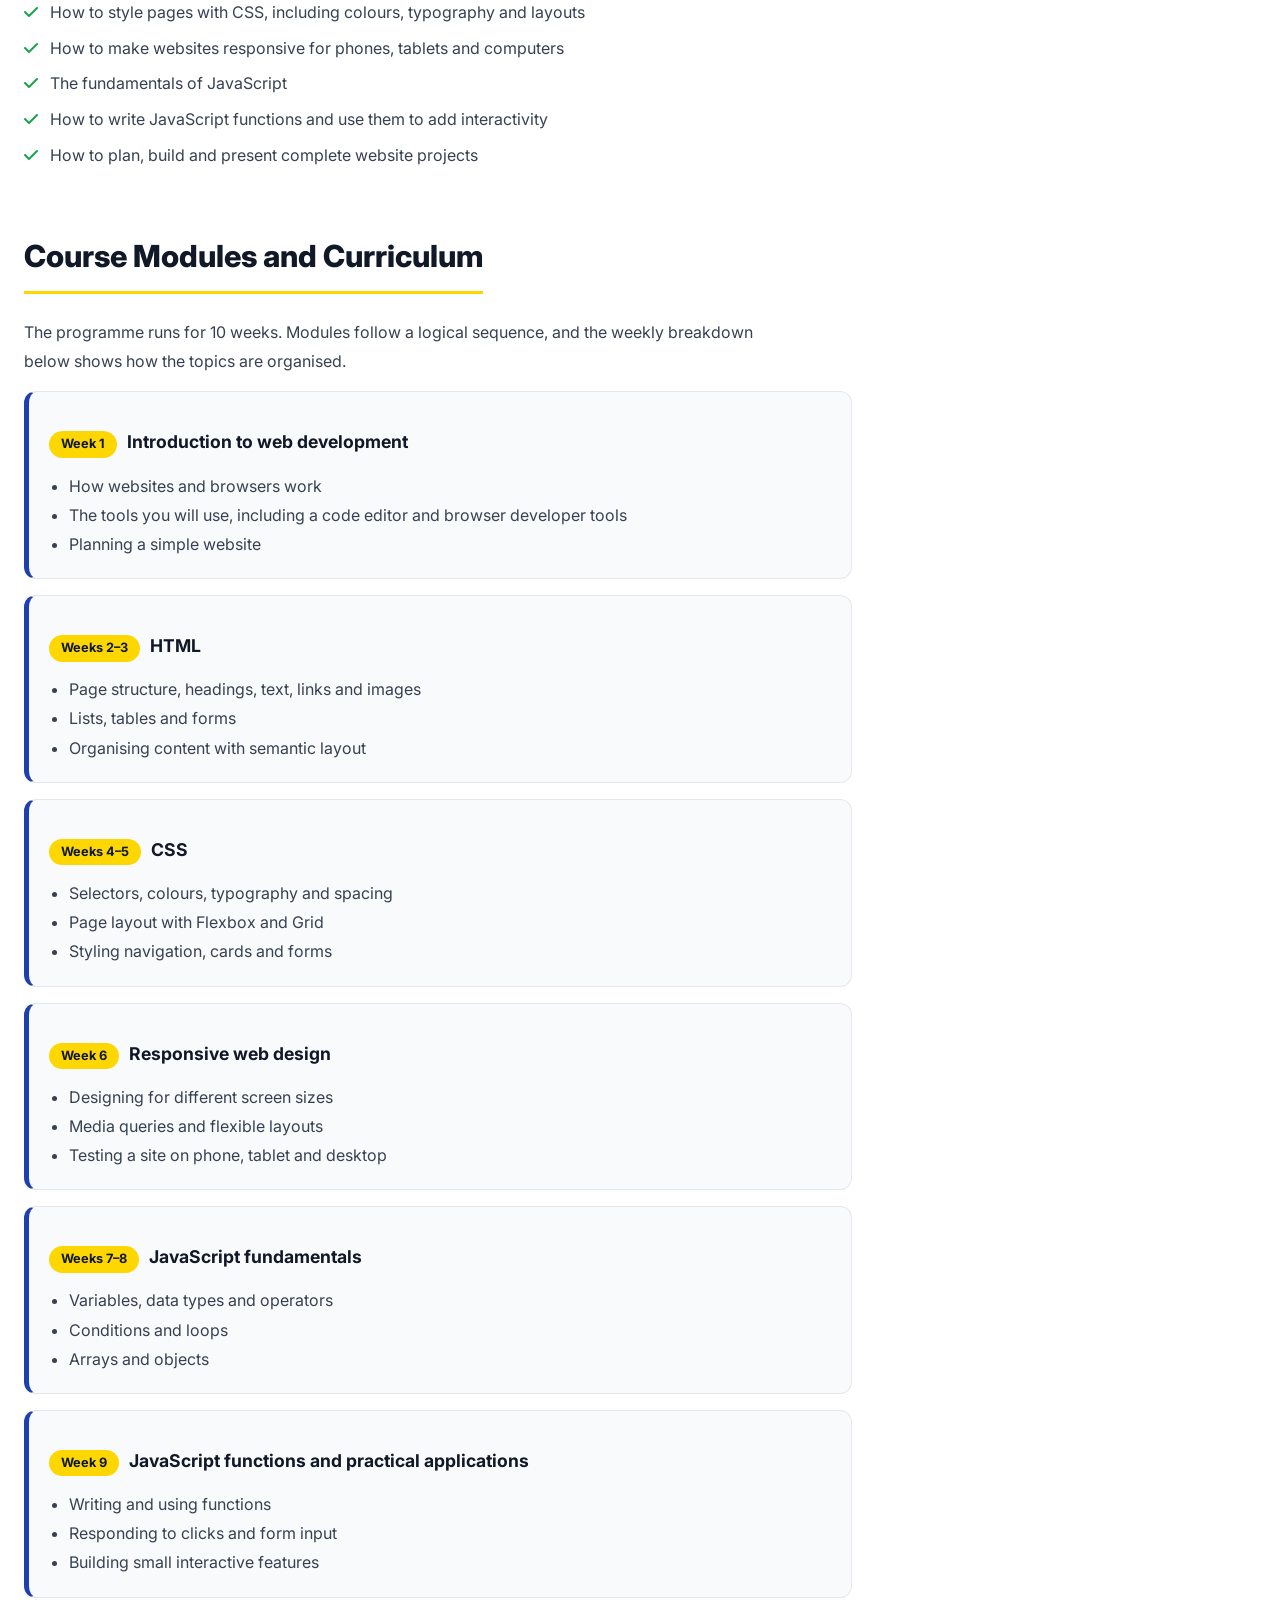
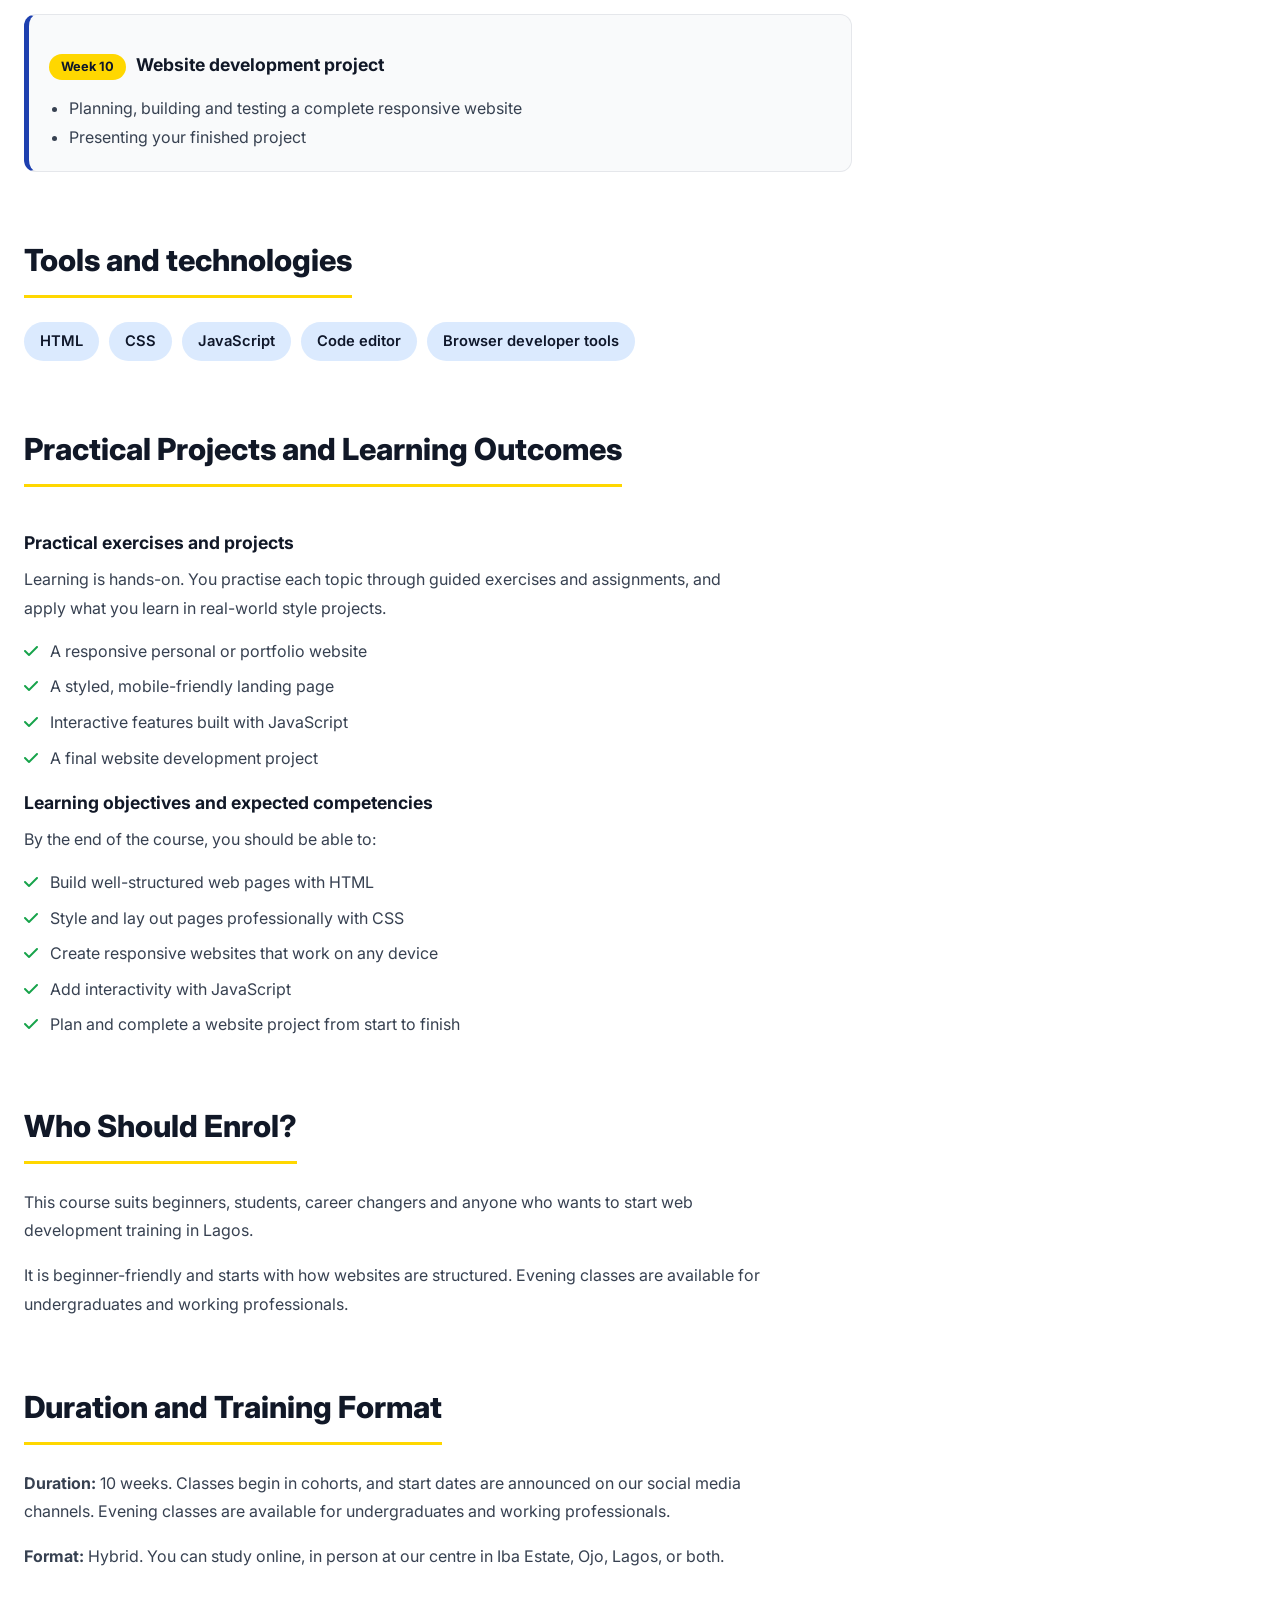
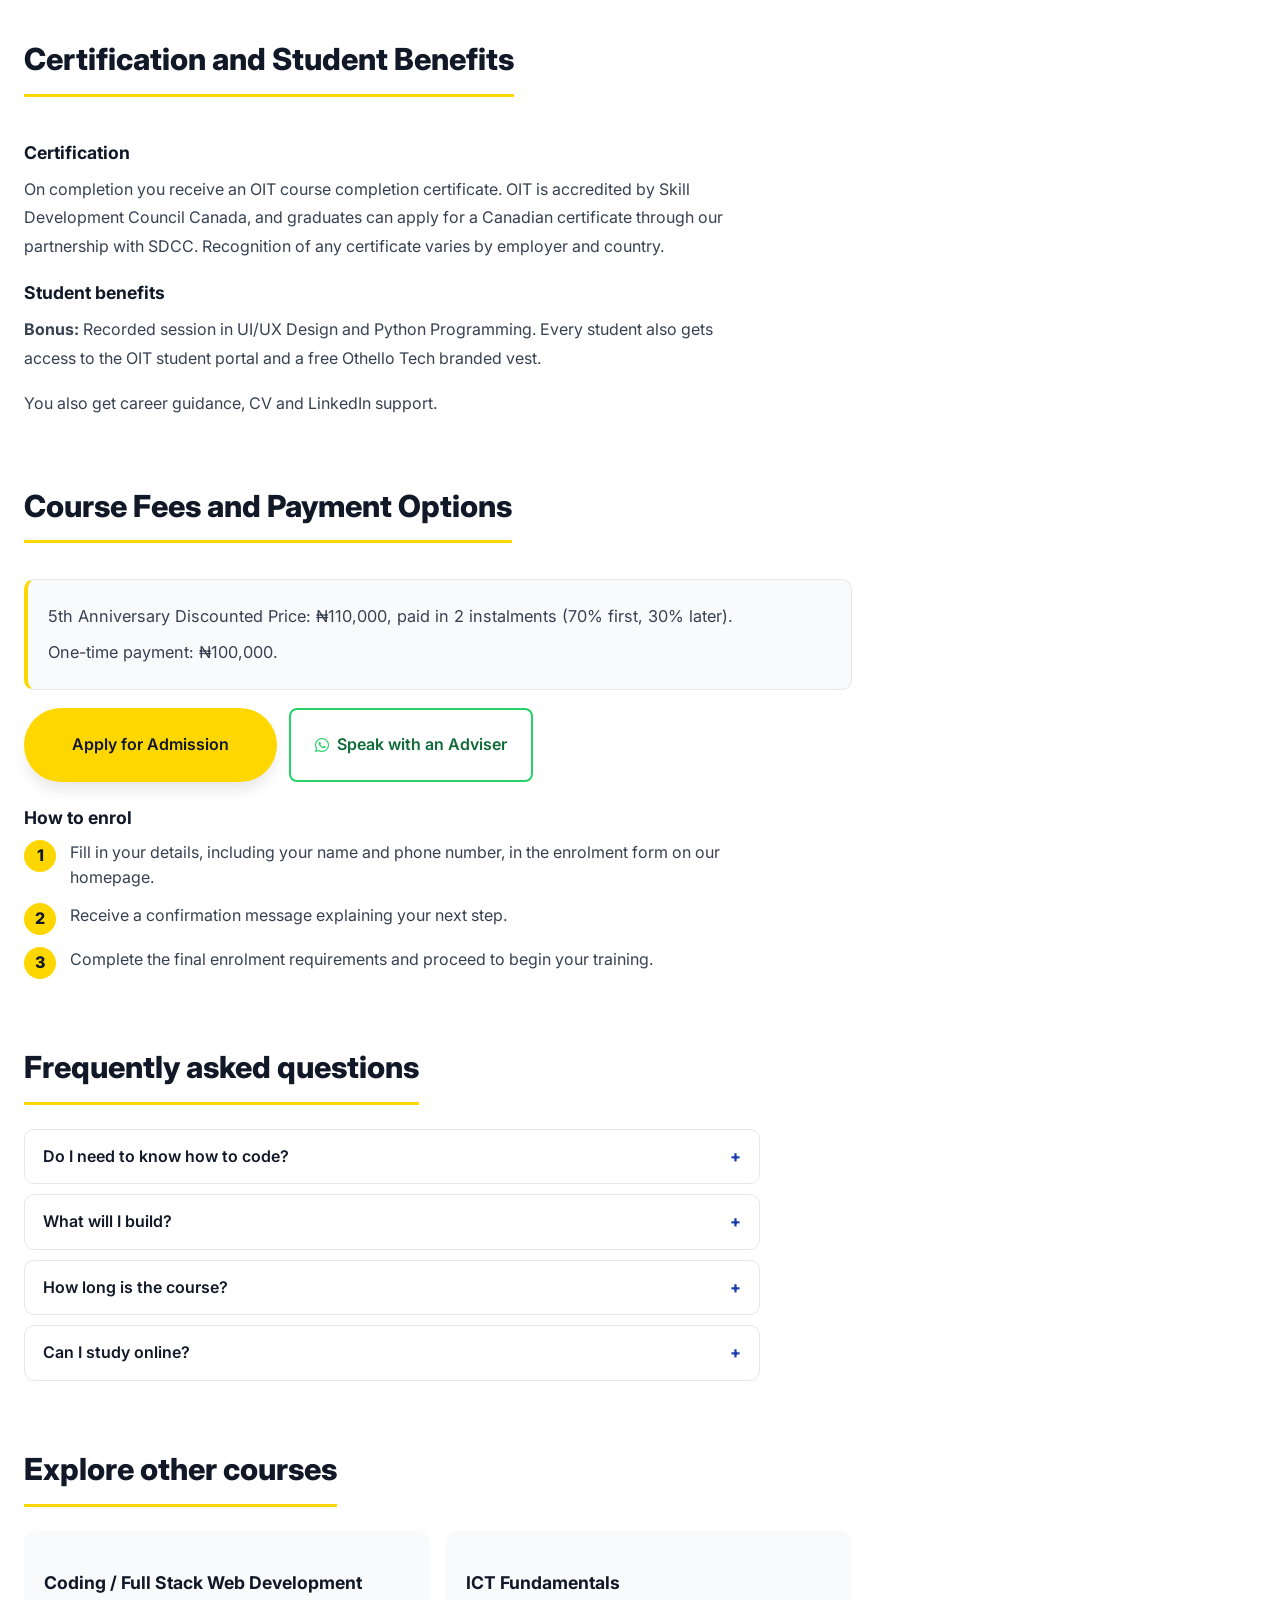
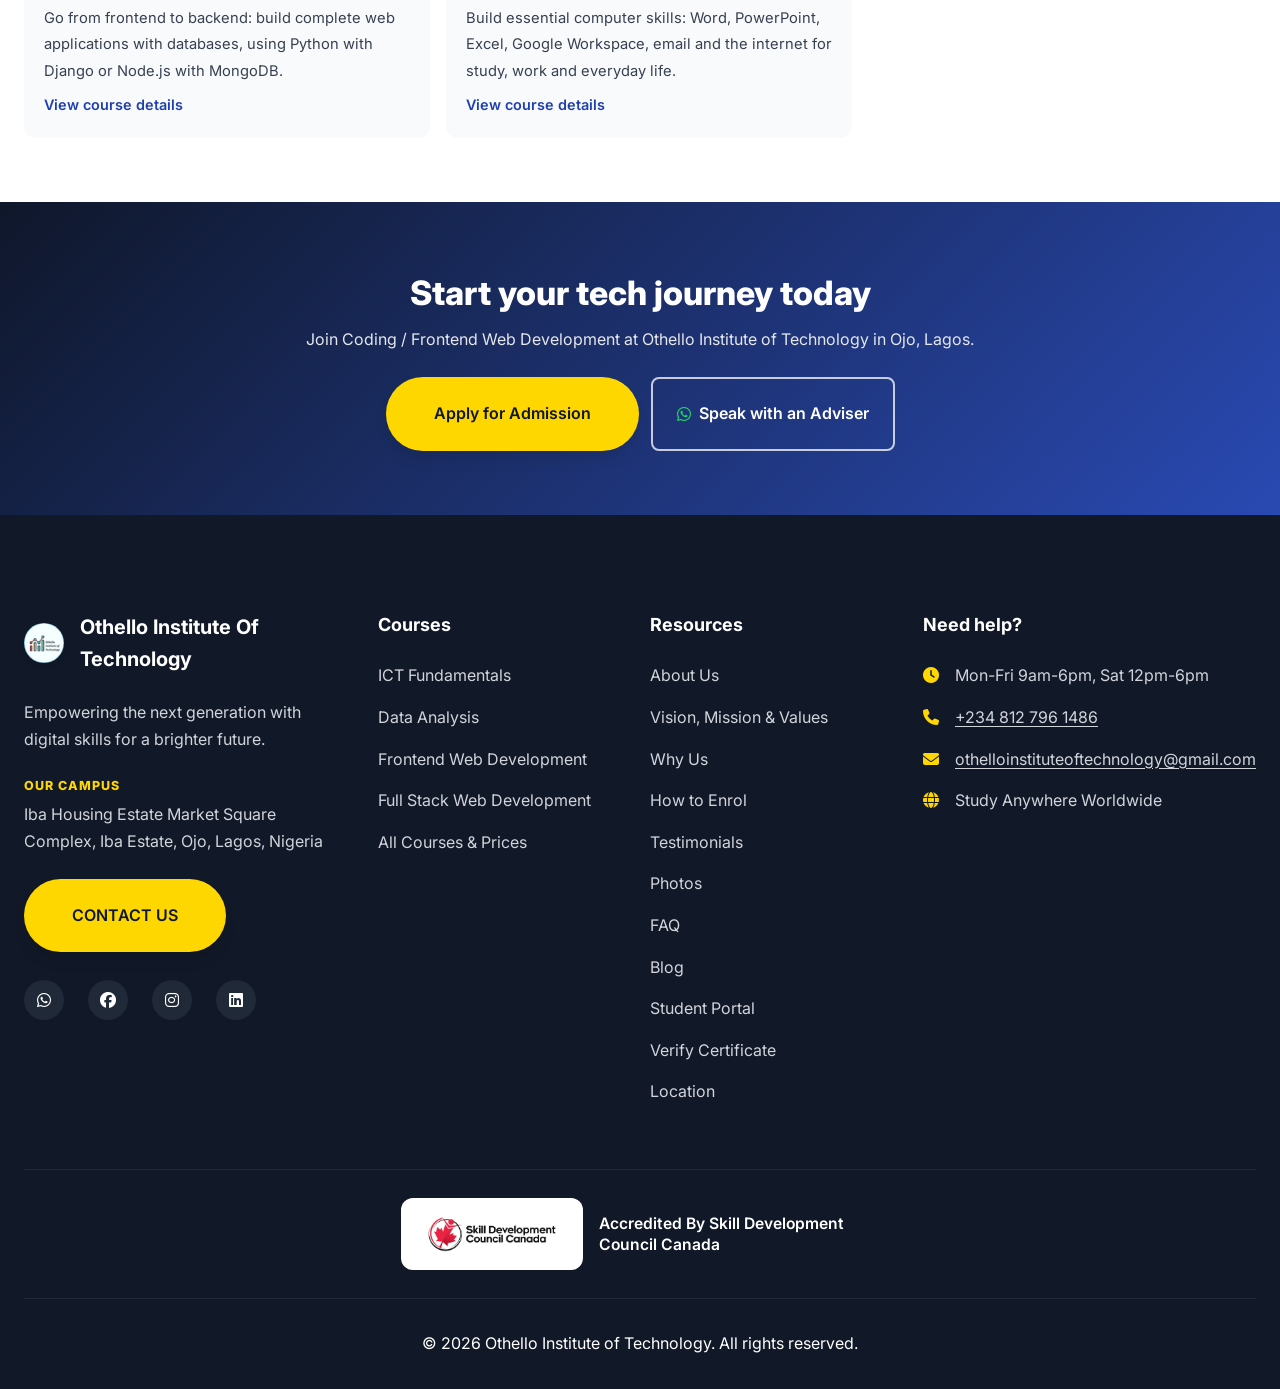
<file: courses/frontend-web-development.html>
<!DOCTYPE html>
<html lang="en">
<head>
  <meta charset="UTF-8">
  <meta name="viewport" content="width=device-width, initial-scale=1.0">
  <title>Frontend Web Development Training in Lagos | Coding Classes in Ojo</title>
  <meta name="description" content="Coding classes in Ojo, Lagos: learn HTML, CSS, responsive design and JavaScript, and build real website projects. 10 weeks, hybrid, from ₦100,000.">
  <meta name="robots" content="index, follow, max-image-preview:large">
  <meta name="theme-color" content="#FFD700">
  <link rel="canonical" href="https://othelloinstituteoftechnology.com/courses/frontend-web-development.html">
  <meta property="og:type" content="website">
  <meta property="og:site_name" content="Othello Institute of Technology">
  <meta property="og:title" content="Frontend Web Development Training in Lagos | Coding Classes in Ojo">
  <meta property="og:description" content="Coding classes in Ojo, Lagos: learn HTML, CSS, responsive design and JavaScript, and build real website projects. 10 weeks, hybrid, from ₦100,000.">
  <meta property="og:url" content="https://othelloinstituteoftechnology.com/courses/frontend-web-development.html">
  <meta property="og:image" content="https://othelloinstituteoftechnology.com/img/preview_branded.jpg">
  <meta property="og:image:alt" content="Othello Institute of Technology, technology training academy in Ojo, Lagos">
  <meta property="og:locale" content="en_NG">
  <meta name="twitter:card" content="summary_large_image">
  <meta name="twitter:title" content="Frontend Web Development Training in Lagos | Coding Classes in Ojo">
  <meta name="twitter:description" content="Coding classes in Ojo, Lagos: learn HTML, CSS, responsive design and JavaScript, and build real website projects. 10 weeks, hybrid, from ₦100,000.">
  <meta name="twitter:image" content="https://othelloinstituteoftechnology.com/img/preview_branded.jpg">
  <link rel="icon" href="../img/favicon.ico" type="image/x-icon">
  <link rel="icon" href="../img/favicon.png" type="image/png" sizes="48x48">
  <link rel="apple-touch-icon" href="../img/favicon.png">
  <link rel="preconnect" href="https://fonts.googleapis.com">
  <link rel="preconnect" href="https://fonts.gstatic.com" crossorigin>
  <link href="https://fonts.googleapis.com/css2?family=Inter:wght@300;400;500;600;700;800;900&display=swap" rel="stylesheet">
  <link rel="stylesheet" href="https://cdnjs.cloudflare.com/ajax/libs/font-awesome/6.5.0/css/all.min.css">
  <link rel="stylesheet" href="../css/styles.css">
  <link rel="stylesheet" href="../css/pages.css">
  <script type="application/ld+json">
{
  "@context": "https://schema.org",
  "@type": "Course",
  "name": "Coding / Frontend Web Development",
  "description": "Coding classes in Ojo, Lagos: learn HTML, CSS, responsive design and JavaScript, and build real website projects. 10 weeks, hybrid, from ₦100,000.",
  "url": "https://othelloinstituteoftechnology.com/courses/frontend-web-development.html",
  "provider": {
    "@type": "EducationalOrganization",
    "@id": "https://othelloinstituteoftechnology.com/#organization",
    "name": "Othello Institute of Technology",
    "url": "https://othelloinstituteoftechnology.com/"
  },
  "inLanguage": "en",
  "timeRequired": "P10W",
  "hasCourseInstance": {
    "@type": "CourseInstance",
    "courseMode": [
      "Online",
      "Onsite"
    ],
    "courseWorkload": "P10W",
    "location": {
      "@type": "Place",
      "name": "Othello Institute of Technology",
      "address": {
        "@type": "PostalAddress",
        "streetAddress": "Iba Housing Estate Market Square Complex, Iba Estate",
        "addressLocality": "Ojo",
        "addressRegion": "Lagos",
        "addressCountry": "NG"
      }
    }
  },
  "offers": [
    {
      "@type": "Offer",
      "name": "Anniversary price, 2 instalments",
      "price": 110000,
      "priceCurrency": "NGN",
      "url": "https://othelloinstituteoftechnology.com/courses/frontend-web-development.html"
    },
    {
      "@type": "Offer",
      "name": "One-time payment",
      "price": 100000,
      "priceCurrency": "NGN",
      "url": "https://othelloinstituteoftechnology.com/courses/frontend-web-development.html"
    }
  ]
}
  </script>
  <script type="application/ld+json">
{
  "@context": "https://schema.org",
  "@type": "BreadcrumbList",
  "itemListElement": [
    {
      "@type": "ListItem",
      "position": 1,
      "name": "Home",
      "item": "https://othelloinstituteoftechnology.com/"
    },
    {
      "@type": "ListItem",
      "position": 2,
      "name": "Courses",
      "item": "https://othelloinstituteoftechnology.com/#courses"
    },
    {
      "@type": "ListItem",
      "position": 3,
      "name": "Coding / Frontend Web Development",
      "item": "https://othelloinstituteoftechnology.com/courses/frontend-web-development.html"
    }
  ]
}
  </script>
</head>
<body>
  <header class="navbar">
    <div class="nav-container">
      <a class="logo" href="../index.html" aria-label="Othello Institute of Technology home">
        <div class="logo-icon">
          <img src="../img/favicon.ico" alt="Othello Institute Logo">
        </div>
        <span class="logo-text">Othello Institute of Technology</span>
      </a>
      <nav class="nav-menu" aria-label="Main navigation">
        <ul class="nav-list">
          <li class="has-dropdown">
            <button type="button" class="nav-link dropdown-toggle" aria-expanded="false" aria-haspopup="true">Courses <i class="fas fa-chevron-down" aria-hidden="true"></i></button>
            <div class="dropdown dropdown-courses">
              <ul class="dropdown-list">
              <li><a href="../courses/ict-fundamentals.html"><strong>ICT Fundamentals</strong><span>10 weeks · Beginner friendly</span></a></li>
              <li><a href="../courses/data-analysis.html"><strong>Data Analysis</strong><span>18 weeks · Excel, SQL, Python, Power BI, Tableau</span></a></li>
              <li><a href="../courses/frontend-web-development.html"><strong>Coding / Frontend Web Development</strong><span>10 weeks · HTML, CSS, JavaScript</span></a></li>
              <li><a href="../courses/full-stack-web-development.html"><strong>Coding / Full Stack Web Development</strong><span>18 weeks · Frontend, backend & databases</span></a></li>
                <li><a href="../index.html#courses" class="dropdown-all">View all courses &amp; prices <i class="fas fa-arrow-right" aria-hidden="true"></i></a></li>
              </ul>
              <a class="dropdown-feature" href="../courses/data-analysis.html">
                <img src="../img/data1.jpg" alt="Data analysis dashboards on a screen" loading="lazy">
                <span class="dropdown-eyebrow">Most popular</span>
                <strong>Data Analysis</strong>
                <span>18 weeks of Excel, SQL, Python, Power BI and Tableau.</span>
              </a>
            </div>
          </li>
          <li class="has-dropdown">
            <button type="button" class="nav-link dropdown-toggle" aria-expanded="false" aria-haspopup="true">About <i class="fas fa-chevron-down" aria-hidden="true"></i></button>
            <div class="dropdown">
              <ul class="dropdown-list">
                <li><a href="../about.html"><strong>About Us</strong><span>Vision, mission and core values</span></a></li>
                <li><a href="../index.html#why-choose"><strong>Why Choose OIT</strong><span>What makes our training different</span></a></li>
                <!-- <li><a href="../index.html#instructors"><strong>Instructors &amp; Mentors</strong><span>Meet the people who teach you</span></a></li> -->
                <li><a href="../index.html#faq"><strong>FAQ</strong><span>Answers to common questions</span></a></li>
              </ul>
            </div>
          </li>
          <li class="has-dropdown">
            <button type="button" class="nav-link dropdown-toggle" aria-expanded="false" aria-haspopup="true">Students <i class="fas fa-chevron-down" aria-hidden="true"></i></button>
            <div class="dropdown">
              <ul class="dropdown-list">
                <li><a href="https://oitlmsstudentplatform.onrender.com" target="_blank" rel="noopener noreferrer"><strong>Student Portal</strong><span>Log in to learn anytime</span></a></li>
                <li><a href="../index.html#verify-certificate"><strong>Verify Certificate</strong><span>Check an OIT certificate</span></a></li>
                <li><a href="../index.html#testimonials"><strong>Reviews</strong><span>What our students say</span></a></li>
                <li><a href="../index.html#gallery"><strong>Photos</strong><span>Life at OIT</span></a></li>
              </ul>
            </div>
          </li>
          <li><a class="nav-link" href="../blog/index.html">Blog</a></li>
          <li><a class="nav-link" href="../index.html#location">Contact</a></li>
          <li class="nav-cta-item"><a href="../index.html#register" class="nav-cta">Apply for Admission</a></li>
        </ul>
      </nav>
      <div class="header-accred">
        <img src="../img/sdcc-emblem.jpg" alt="Skill Development Council Canada logo" width="210" height="207">
        <span class="accred-label">Accredited By Skill Development Council Canada</span>
      </div>
      <button class="mobile-toggle" aria-label="Toggle menu">
        <i class="fa-solid fa-bars"></i>
      </button>
    </div>
  </header>
  <div class="accred-strip">
    <img src="../img/sdcc-emblem.jpg" alt="Skill Development Council Canada logo" width="210" height="207">
    <span class="accred-label">Accredited By Skill Development Council Canada</span>
  </div>

  <main>
    <section class="page-hero">
      <div class="container">
        <nav class="breadcrumb" aria-label="Breadcrumb"><ol><li><a href="../index.html">Home</a></li><li><a href="../index.html#courses">Courses</a></li><li aria-current="page">Frontend Web Development</li></ol></nav>
        <h1>Coding / Frontend Web Development</h1>
        <p class="lead">Coding classes in Ojo, Lagos: from website structure to interactive pages.</p>
        <ul class="hero-chips">
          <li><i class="fas fa-calendar-alt" aria-hidden="true"></i> 10 weeks</li>
          <li><i class="fas fa-laptop" aria-hidden="true"></i> Hybrid: online and in person</li>
          <li><i class="fas fa-certificate" aria-hidden="true"></i> Canadian certificate application available</li>
        </ul>
        <div class="hero-cta">
          <a href="../index.html#register" class="btn btn-primary"><span>Apply for Admission</span></a>
          <a href="#curriculum" class="btn btn-secondary"><span>View curriculum</span></a>
        </div>
      </div>
    </section>

    <div class="page-main">
      <div class="container course-layout">
        <div class="course-body">
          <section class="page-section" id="overview">
            <h2>Course Overview</h2>
            <p>Coding / Frontend Web Development teaches you how websites are built, styled and made interactive. Over 10 weeks you progress from website structure with HTML to styling with CSS, responsive layouts that work on any screen, and interactivity with JavaScript.</p><p>The course is built around practical website projects, so you finish with real work that shows what you can do. It suits beginners, students, career changers and anyone who wants to start web development training in Lagos.</p>
          </section>

          <section class="page-section" id="careers">
            <h2>Why Learn This Programme?</h2>
            <h3>Career and business applications</h3>
            <p>The skills in this course can be applied in several ways, including:</p>
            <ul class="tick-list"><li><i class="fas fa-check" aria-hidden="true"></i><span>Building websites for small businesses, organisations or personal brands</span></li><li><i class="fas fa-check" aria-hidden="true"></i><span>Creating a personal portfolio website</span></li><li><i class="fas fa-check" aria-hidden="true"></i><span>Freelance or project-based website work</span></li><li><i class="fas fa-check" aria-hidden="true"></i><span>A foundation for further study, such as our Full Stack Web Development course</span></li></ul>
            <div class="note-box"><p>We support our learners beyond the classroom through career guidance, CV and LinkedIn optimisation, mentorship, and access to relevant internship and employment opportunities where available. While employment is not guaranteed, we help learners prepare for available opportunities.</p></div>
          </section>

          <section class="page-section" id="learn">
            <h2>What You Will Learn</h2>
            <ul class="tick-list"><li><i class="fas fa-check" aria-hidden="true"></i><span>How the web works and how websites are put together</span></li><li><i class="fas fa-check" aria-hidden="true"></i><span>How to structure web pages with HTML</span></li><li><i class="fas fa-check" aria-hidden="true"></i><span>How to style pages with CSS, including colours, typography and layouts</span></li><li><i class="fas fa-check" aria-hidden="true"></i><span>How to make websites responsive for phones, tablets and computers</span></li><li><i class="fas fa-check" aria-hidden="true"></i><span>The fundamentals of JavaScript</span></li><li><i class="fas fa-check" aria-hidden="true"></i><span>How to write JavaScript functions and use them to add interactivity</span></li><li><i class="fas fa-check" aria-hidden="true"></i><span>How to plan, build and present complete website projects</span></li></ul>
          </section>

          <section class="page-section" id="curriculum">
            <h2>Course Modules and Curriculum</h2>
            <p>The programme runs for 10 weeks. Modules follow a logical sequence, and the weekly breakdown below shows how the topics are organised.</p>
            <ol class="module-list"><li class="module"><div class="module-head"><span class="module-weeks">Week 1</span><h3>Introduction to web development</h3></div><ul><li>How websites and browsers work</li><li>The tools you will use, including a code editor and browser developer tools</li><li>Planning a simple website</li></ul></li><li class="module"><div class="module-head"><span class="module-weeks">Weeks 2–3</span><h3>HTML</h3></div><ul><li>Page structure, headings, text, links and images</li><li>Lists, tables and forms</li><li>Organising content with semantic layout</li></ul></li><li class="module"><div class="module-head"><span class="module-weeks">Weeks 4–5</span><h3>CSS</h3></div><ul><li>Selectors, colours, typography and spacing</li><li>Page layout with Flexbox and Grid</li><li>Styling navigation, cards and forms</li></ul></li><li class="module"><div class="module-head"><span class="module-weeks">Week 6</span><h3>Responsive web design</h3></div><ul><li>Designing for different screen sizes</li><li>Media queries and flexible layouts</li><li>Testing a site on phone, tablet and desktop</li></ul></li><li class="module"><div class="module-head"><span class="module-weeks">Weeks 7–8</span><h3>JavaScript fundamentals</h3></div><ul><li>Variables, data types and operators</li><li>Conditions and loops</li><li>Arrays and objects</li></ul></li><li class="module"><div class="module-head"><span class="module-weeks">Week 9</span><h3>JavaScript functions and practical applications</h3></div><ul><li>Writing and using functions</li><li>Responding to clicks and form input</li><li>Building small interactive features</li></ul></li><li class="module"><div class="module-head"><span class="module-weeks">Week 10</span><h3>Website development project</h3></div><ul><li>Planning, building and testing a complete responsive website</li><li>Presenting your finished project</li></ul></li></ol>
            
          </section>

          <section class="page-section" id="tools">
            <h2>Tools and technologies</h2>
            <ul class="chip-list"><li>HTML</li><li>CSS</li><li>JavaScript</li><li>Code editor</li><li>Browser developer tools</li></ul>
          </section>

          <section class="page-section" id="projects">
            <h2>Practical Projects and Learning Outcomes</h2>
            <h3>Practical exercises and projects</h3>
            <p>Learning is hands-on. You practise each topic through guided exercises and assignments, and apply what you learn in real-world style projects.</p>
            <ul class="tick-list"><li><i class="fas fa-check" aria-hidden="true"></i><span>A responsive personal or portfolio website</span></li><li><i class="fas fa-check" aria-hidden="true"></i><span>A styled, mobile-friendly landing page</span></li><li><i class="fas fa-check" aria-hidden="true"></i><span>Interactive features built with JavaScript</span></li><li><i class="fas fa-check" aria-hidden="true"></i><span>A final website development project</span></li></ul>
            <div id="competencies">
            <h3>Learning objectives and expected competencies</h3>
            <p>By the end of the course, you should be able to:</p>
            <ul class="tick-list"><li><i class="fas fa-check" aria-hidden="true"></i><span>Build well-structured web pages with HTML</span></li><li><i class="fas fa-check" aria-hidden="true"></i><span>Style and lay out pages professionally with CSS</span></li><li><i class="fas fa-check" aria-hidden="true"></i><span>Create responsive websites that work on any device</span></li><li><i class="fas fa-check" aria-hidden="true"></i><span>Add interactivity with JavaScript</span></li><li><i class="fas fa-check" aria-hidden="true"></i><span>Plan and complete a website project from start to finish</span></li></ul>
            </div>
          </section>

          <section class="page-section" id="who-should-enrol">
            <h2>Who Should Enrol?</h2>
            <p>This course suits beginners, students, career changers and anyone who wants to start web development training in Lagos.</p>
            <p>It is beginner-friendly and starts with how websites are structured. Evening classes are available for undergraduates and working professionals.</p>
          </section>

          <section class="page-section" id="format">
            <h2>Duration and Training Format</h2>
            <p><strong>Duration:</strong> 10 weeks. Classes begin in cohorts, and start dates are announced on our social media channels. Evening classes are available for undergraduates and working professionals.</p>
            <p><strong>Format:</strong> Hybrid. You can study online, in person at our centre in Iba Estate, Ojo, Lagos, or both.</p>
          </section>

          <section class="page-section" id="certification">
            <h2>Certification and Student Benefits</h2>
            <h3>Certification</h3>
            <p>On completion you receive an OIT course completion certificate. OIT is accredited by Skill Development Council Canada, and graduates can apply for a Canadian certificate through our partnership with SDCC. Recognition of any certificate varies by employer and country.</p>
            <h3>Student benefits</h3>
            <p><strong>Bonus:</strong> Recorded session in UI/UX Design and Python Programming. Every student also gets access to the OIT student portal and a free Othello Tech branded vest.</p>
            <p>You also get career guidance, CV and LinkedIn support.</p>
          </section>

          <section class="page-section" id="fees">
            <h2>Course Fees and Payment Options</h2>
            <div class="fee-panel">
            <p>5th Anniversary Discounted Price: ₦110,000, paid in 2 instalments (70% first, 30% later).</p>
            <p>One-time payment: ₦100,000.</p>
            </div>
            <div class="fee-actions">
              <a href="../index.html#register" class="btn btn-primary"><span>Apply for Admission</span></a>
              <a href="https://wa.me/2348127961486?text=Hello%20OIT%2C%20I%20came%20across%20your%20website%20and%20would%20like%20to%20speak%20with%20an%20adviser.%20Please%20assist%20me%20with%20information%20about%20your%20training%20programmes%20and%20admission.%20Thank%20you." target="_blank" rel="noopener noreferrer" class="btn btn-adviser"><i class="fab fa-whatsapp" aria-hidden="true"></i><span>Speak with an Adviser</span></a>
            </div>
            <div id="enrol">
            <h3>How to enrol</h3>
            <ol class="enrol-steps">
              <li>Fill in your details, including your name and phone number, in the enrolment form on our homepage.</li>
              <li>Receive a confirmation message explaining your next step.</li>
              <li>Complete the final enrolment requirements and proceed to begin your training.</li>
            </ol>
            </div>
          </section>

          <section class="page-section page-faq" id="faq">
            <h2>Frequently asked questions</h2>
            <details><summary>Do I need to know how to code?</summary><p>No. The course is beginner-friendly and starts with how websites are structured.</p></details><details><summary>What will I build?</summary><p>You will build responsive website projects, including a final project that you can add to your portfolio.</p></details><details><summary>How long is the course?</summary><p>The course runs for 10 weeks.</p></details><details><summary>Can I study online?</summary><p>Yes. Classes are hybrid, so you can study online, in person at our centre in Ojo, or both.</p></details>
          </section>

          <section class="page-section" id="related">
            <h2>Explore other courses</h2>
            <div class="related-grid"><a class="related-card" href="../courses/full-stack-web-development.html"><h3>Coding / Full Stack Web Development</h3><p>Go from frontend to backend: build complete web applications with databases, using Python with Django or Node.js with MongoDB.</p><span>View course details</span></a><a class="related-card" href="../courses/ict-fundamentals.html"><h3>ICT Fundamentals</h3><p>Build essential computer skills: Word, PowerPoint, Excel, Google Workspace, email and the internet for study, work and everyday life.</p><span>View course details</span></a></div>
          </section>
        </div>

        <aside class="glance" aria-label="Course at a glance">
          <div class="glance-card">
            <h2>Course at a glance</h2>
            <ul class="glance-list">
              <li><i class="fas fa-calendar-alt" aria-hidden="true"></i> 10 weeks</li>
              <li><i class="fas fa-laptop" aria-hidden="true"></i> Hybrid: online and in person</li>
              <li><i class="fas fa-map-marker-alt" aria-hidden="true"></i> Iba Estate, Ojo, Lagos</li>
              <li><i class="fas fa-certificate" aria-hidden="true"></i> Canadian certificate application available</li>
            </ul>
            <a class="glance-fees-link" href="#fees"><i class="fas fa-tag" aria-hidden="true"></i> See course fees and payment options</a>
            <a href="../index.html#register" class="btn btn-primary"><span>Apply for Admission</span></a>
            <a href="https://wa.me/2348127961486?text=Hello%20Othello%20Institute!%20I%20would%20like%20to%20learn%20more%20about%20your%20training%20programs%20and%20courses." target="_blank" rel="noopener noreferrer" class="btn btn-secondary" style="color:var(--gray-900);border-color:var(--gray-300);"><span>Ask on WhatsApp</span></a>
            <p class="glance-note">Our enrolment form is on the homepage. It takes you straight to the form.</p>
          </div>
        </aside>
      </div>
    </div>

    <section class="page-cta">
      <div class="container">
        <h2>Start your tech journey today</h2>
        <p>Join Coding / Frontend Web Development at Othello Institute of Technology in Ojo, Lagos.</p>
        <div class="hero-cta"><a href="../index.html#register" class="btn btn-primary"><span>Apply for Admission</span></a>
          <a href="https://wa.me/2348127961486?text=Hello%20OIT%2C%20I%20came%20across%20your%20website%20and%20would%20like%20to%20speak%20with%20an%20adviser.%20Please%20assist%20me%20with%20information%20about%20your%20training%20programmes%20and%20admission.%20Thank%20you." target="_blank" rel="noopener noreferrer" class="btn btn-adviser"><i class="fab fa-whatsapp" aria-hidden="true"></i><span>Speak with an Adviser</span></a></div>
      </div>
    </section>
  </main>

  <footer class="footer">
    <div class="container">
      <div class="footer-grid">
        <div class="footer-col footer-brand">
          <div class="footer-logo">
            <div class="logo-icon">
              <img src="../img/favicon.ico" alt="Othello Institute Logo">
            </div>
            <span>Othello Institute Of Technology</span>
          </div>
          <p>Empowering the next generation with digital skills for a brighter future.</p>
          <p class="footer-sub">Our campus</p>
          <p class="footer-address">Iba Housing Estate Market Square Complex, Iba Estate, Ojo, Lagos, Nigeria</p>
          <a href="https://wa.me/2348127961486?text=Hello%20Othello%20Institute!%20I%20would%20like%20to%20learn%20more%20about%20your%20training%20programs%20and%20courses." target="_blank" rel="noopener noreferrer" class="btn btn-primary footer-contact-btn"><span>CONTACT US</span></a>
          <div class="social-links">
            <a href="https://wa.me/2348127961486?text=Hello%20Othello%20Institute!%20I%20would%20like%20to%20learn%20more%20about%20your%20training%20programs%20and%20courses." target="_blank" aria-label="WhatsApp"><i class="fab fa-whatsapp"></i></a>
            <a href="https://www.facebook.com/share/19k35odurU/?mibextid=wwXIfr" target="_blank" aria-label="Facebook"><i class="fab fa-facebook"></i></a>
            <a href="https://www.instagram.com/othelloinstituteoftechnology" target="_blank" aria-label="Instagram"><i class="fab fa-instagram"></i></a>
            <a href="https://www.linkedin.com/company/othello-institute-of-technology/" target="_blank" aria-label="LinkedIn"><i class="fab fa-linkedin"></i></a>
          </div>
        </div>

        <div class="footer-col">
          <h3>Courses</h3>
          <ul>
            <li><a href="../courses/ict-fundamentals.html">ICT Fundamentals</a></li>
            <li><a href="../courses/data-analysis.html">Data Analysis</a></li>
            <li><a href="../courses/frontend-web-development.html">Frontend Web Development</a></li>
            <li><a href="../courses/full-stack-web-development.html">Full Stack Web Development</a></li>
            <li><a href="../index.html#courses">All Courses &amp; Prices</a></li>
          </ul>
        </div>

        <div class="footer-col">
          <h3>Resources</h3>
          <ul>
            <li><a href="../about.html">About Us</a></li>
            <li><a href="../about.html#core-values">Vision, Mission &amp; Values</a></li>
            <li><a href="../index.html#why-choose">Why Us</a></li>
            <li><a href="../index.html#registration-process">How to Enrol</a></li>
            <li><a href="../index.html#testimonials">Testimonials</a></li>
            <li><a href="../index.html#gallery">Photos</a></li>
            <li><a href="../index.html#faq">FAQ</a></li>
            <li><a href="../blog/index.html">Blog</a></li>
            <li><a href="https://oitlmsstudentplatform.onrender.com" target="_blank" rel="noopener noreferrer">Student Portal</a></li>
            <li><a href="../index.html#verify-certificate">Verify Certificate</a></li>
            <li><a href="../index.html#location">Location</a></li>
          </ul>
        </div>

        <div class="footer-col">
          <h3>Need help?</h3>
          <ul class="contact-list">
            <li><i class="fas fa-clock"></i> Mon-Fri 9am-6pm, Sat 12pm-6pm</li>
            <li><i class="fas fa-phone"></i> <a href="tel:+2348127961486">+234 812 796 1486</a></li>
            <li><i class="fas fa-envelope"></i> <a href="mailto:othelloinstituteoftechnology@gmail.com">othelloinstituteoftechnology@gmail.com</a></li>
            <li><i class="fas fa-globe"></i> Study Anywhere Worldwide</li>
          </ul>
        </div>
      </div>

      <div class="footer-accred-bar">
        <span class="footer-accred-badge"><img src="../img/sdcc-logo.jpg" alt="Skill Development Council Canada logo" width="838" height="312" loading="lazy"></span>
        <span class="footer-accred-label">Accredited By Skill Development Council Canada</span>
      </div>

      <div class="footer-bottom">
        <p>&copy; <span id="current-year">2025</span> Othello Institute of Technology. All rights reserved.</p>
      </div>
    </div>
  </footer>
  <!-- Floating WhatsApp adviser (own link and prefilled message; other WhatsApp links on this page are unchanged) -->
  <div class="oit-adviser" id="oitAdviser">
    <a class="oit-adviser__link" href="https://wa.me/2348127961486?text=Hello%20OIT%2C%20I%20came%20across%20your%20website%20and%20would%20like%20to%20speak%20with%20an%20adviser.%20Please%20assist%20me%20with%20information%20about%20your%20training%20programmes%20and%20admission.%20Thank%20you." target="_blank" rel="noopener noreferrer" aria-label="Chat with an OIT Adviser on WhatsApp (opens WhatsApp)">
      <span class="oit-adviser__bubble">Chat with an OIT Adviser on WhatsApp</span>
      <span class="oit-adviser__icon" aria-hidden="true"><i class="fab fa-whatsapp"></i></span>
    </a>
  </div>

  <script src="../js/site-common.js"></script>
  <script src="../js/nav.js"></script>
  <script src="../js/adviser.js"></script>
</body>
</html>
</file>
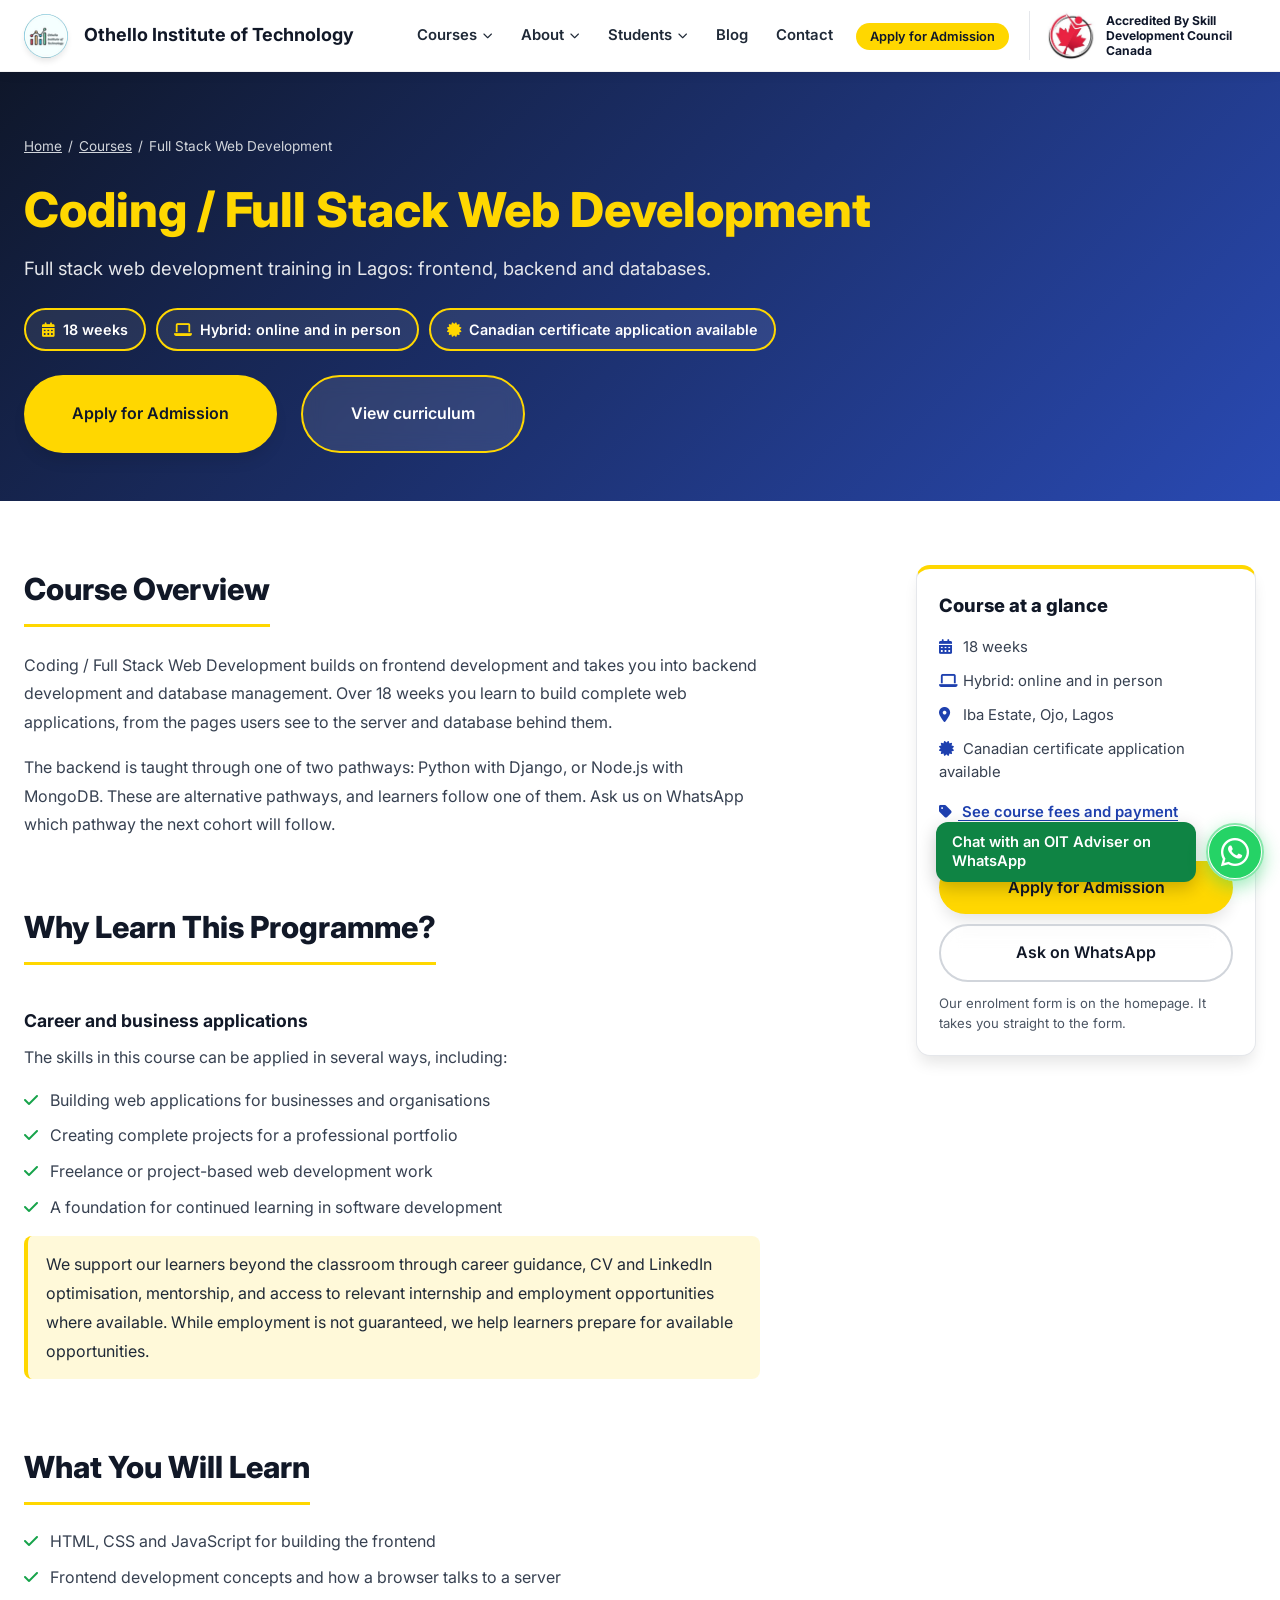
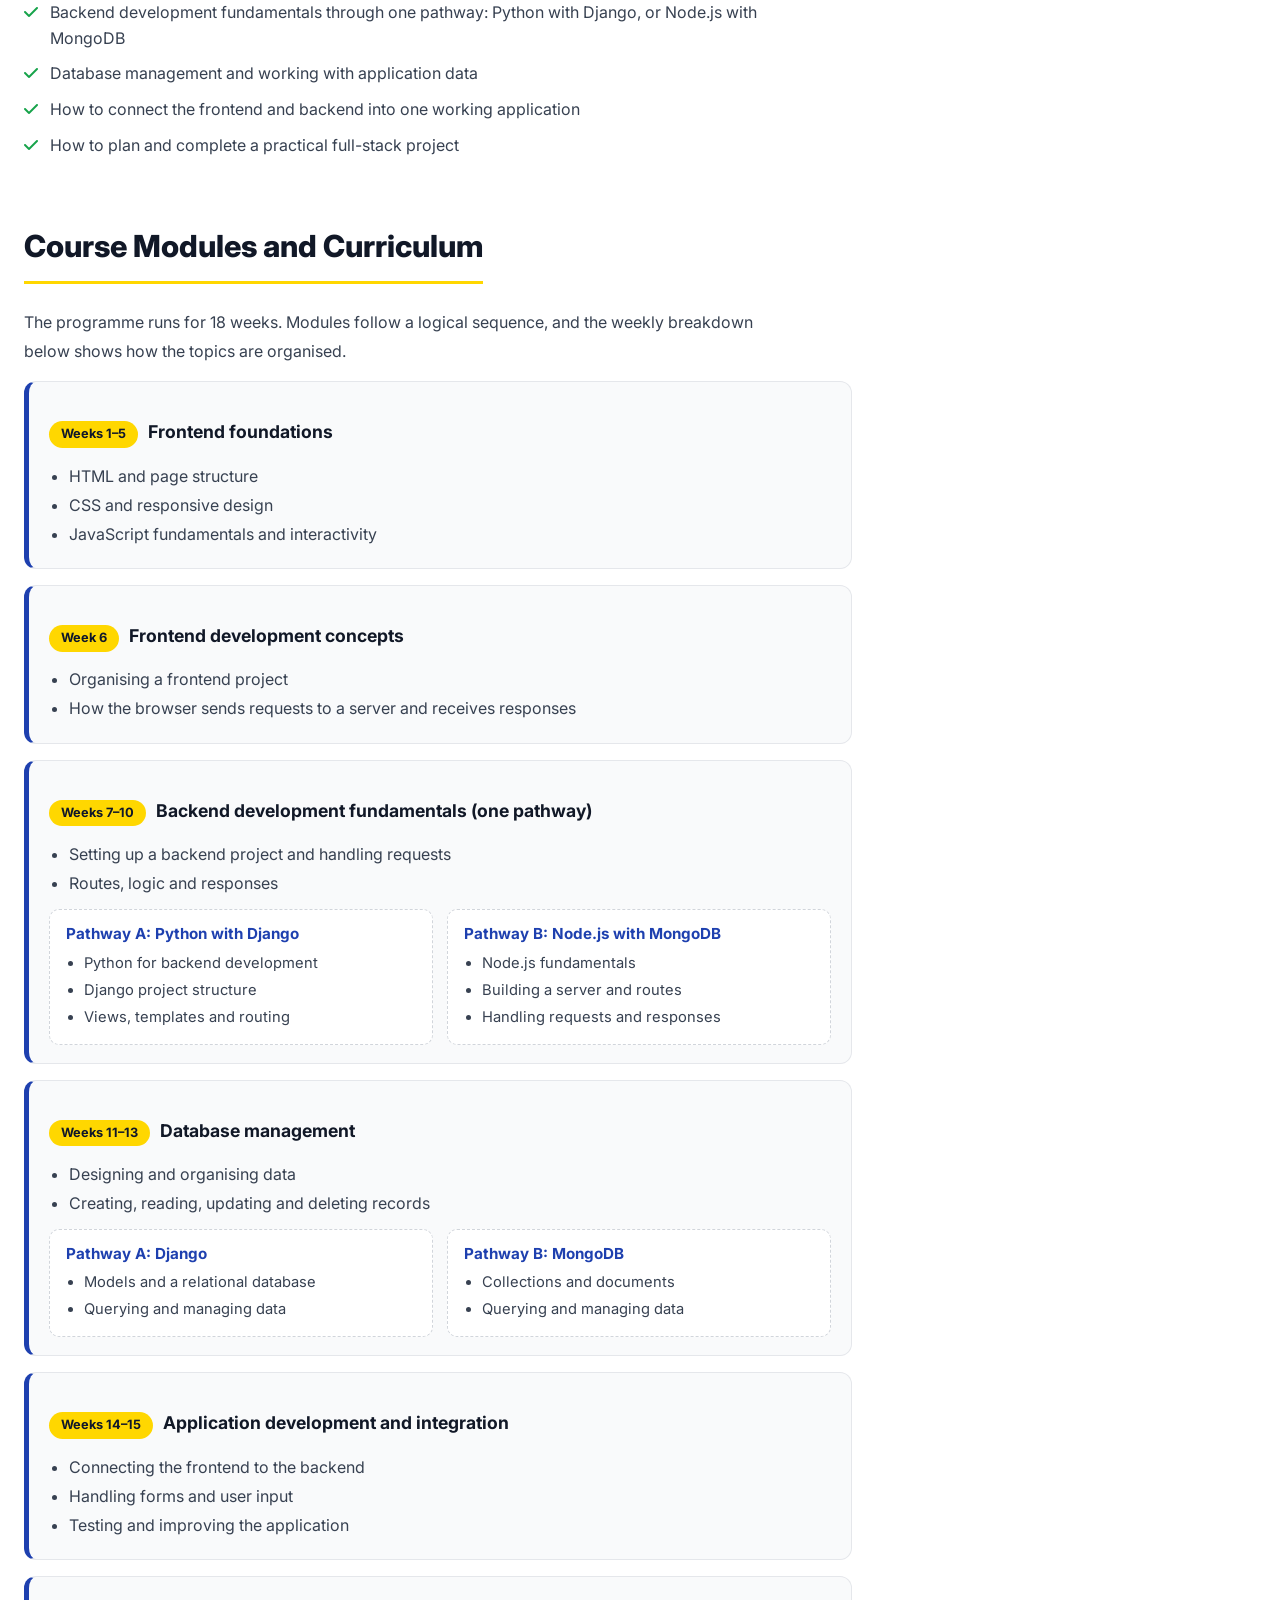
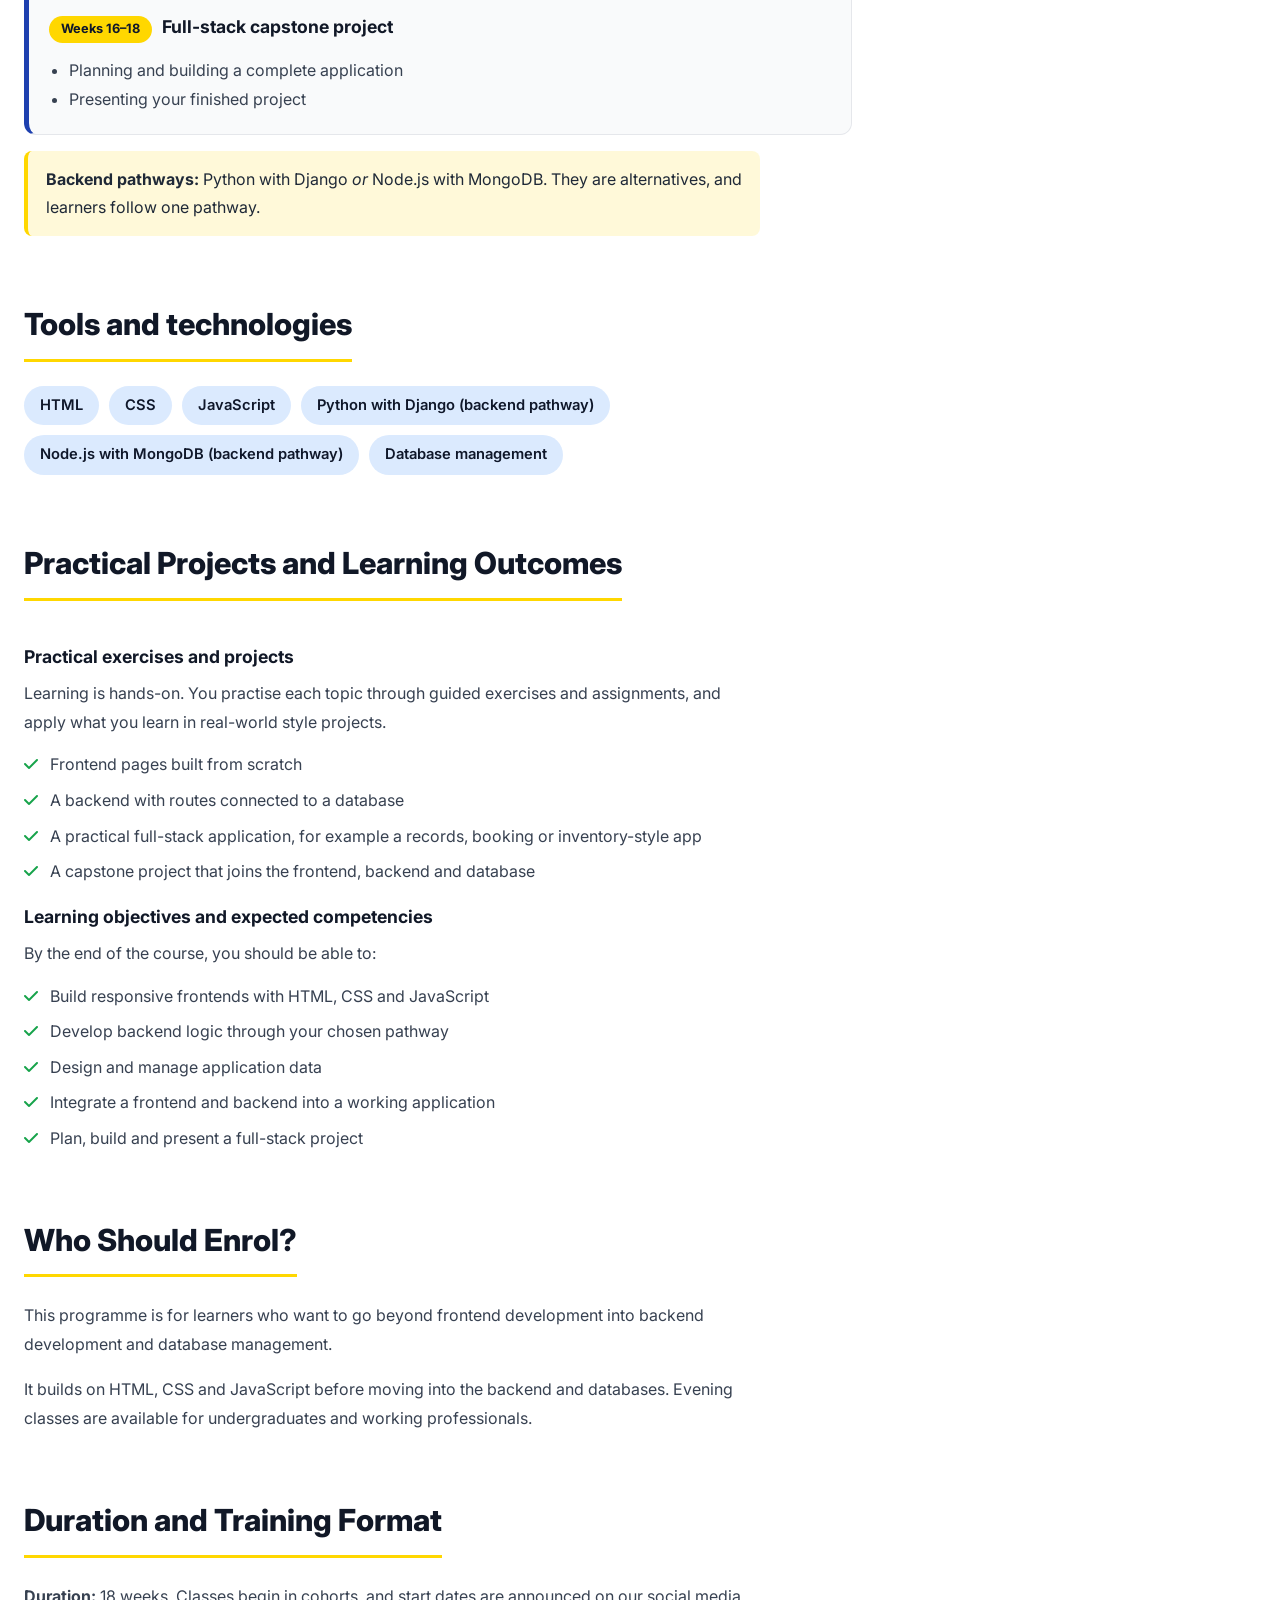
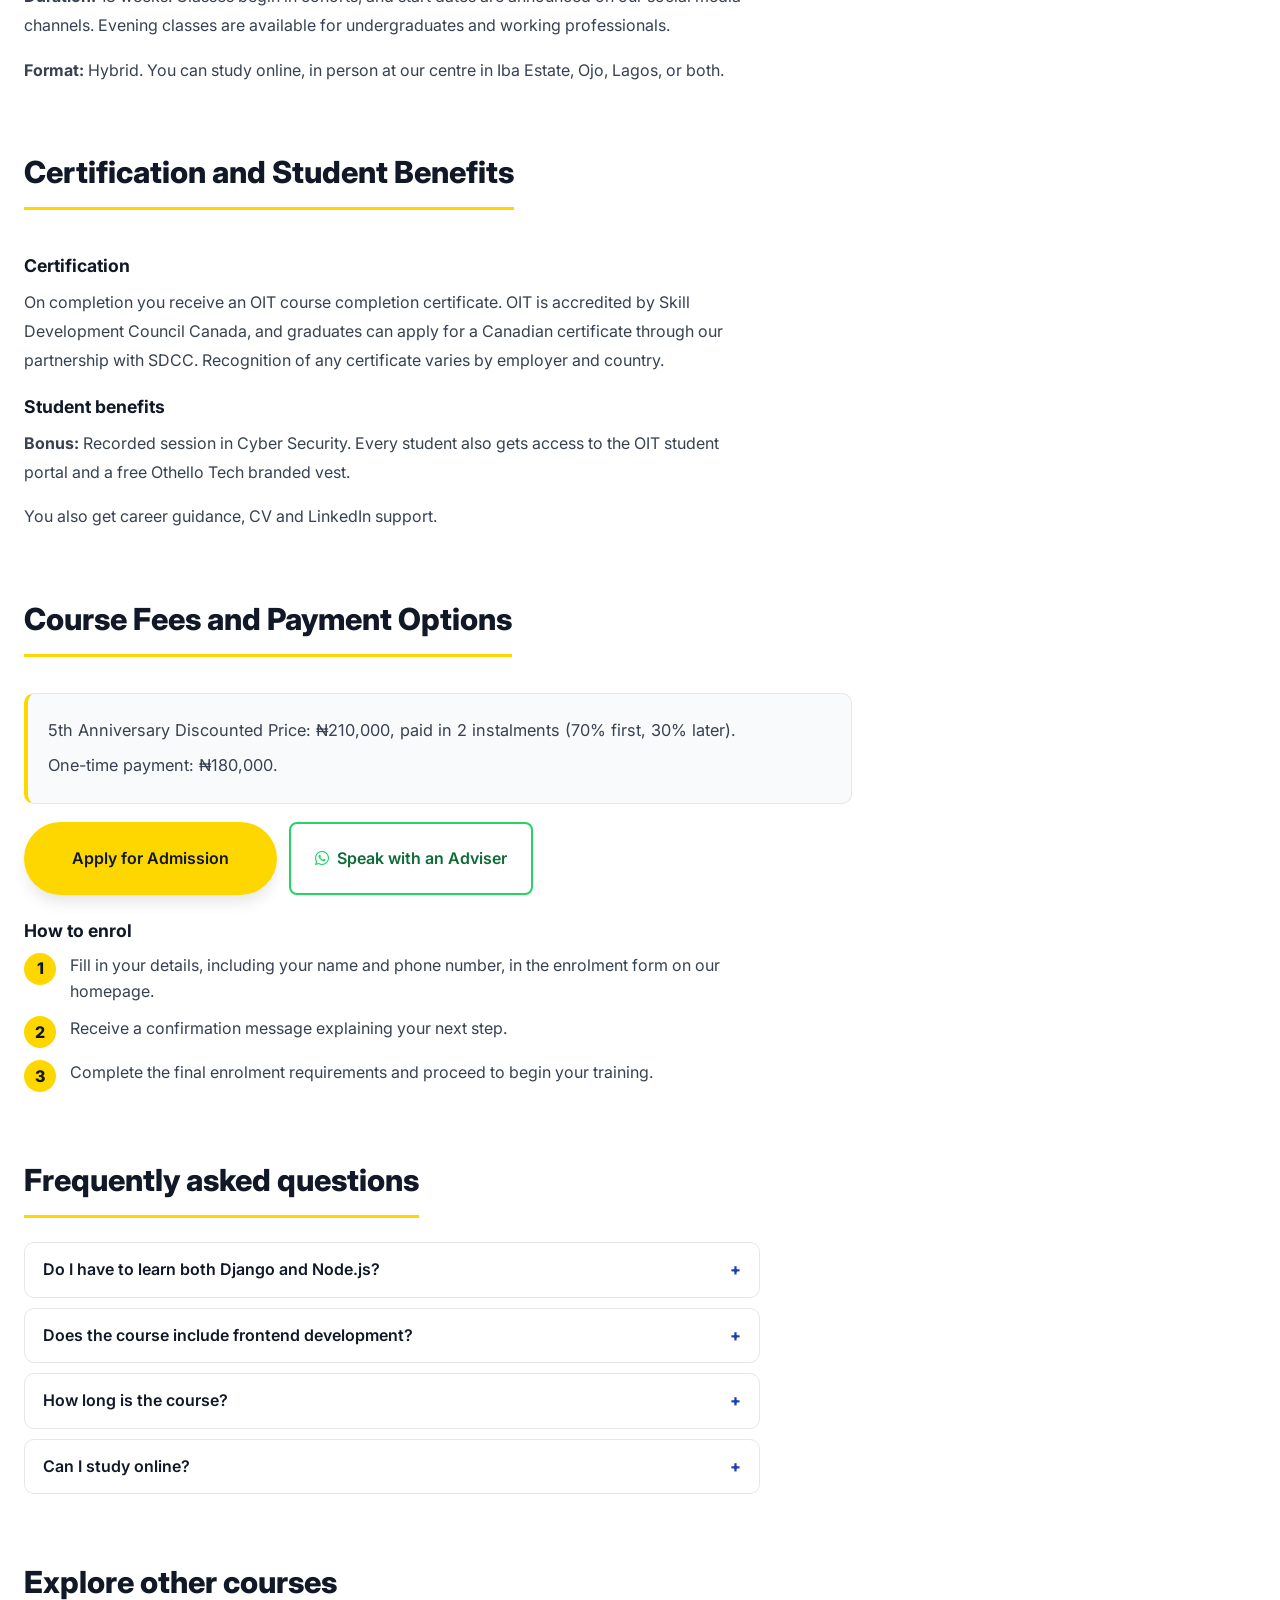
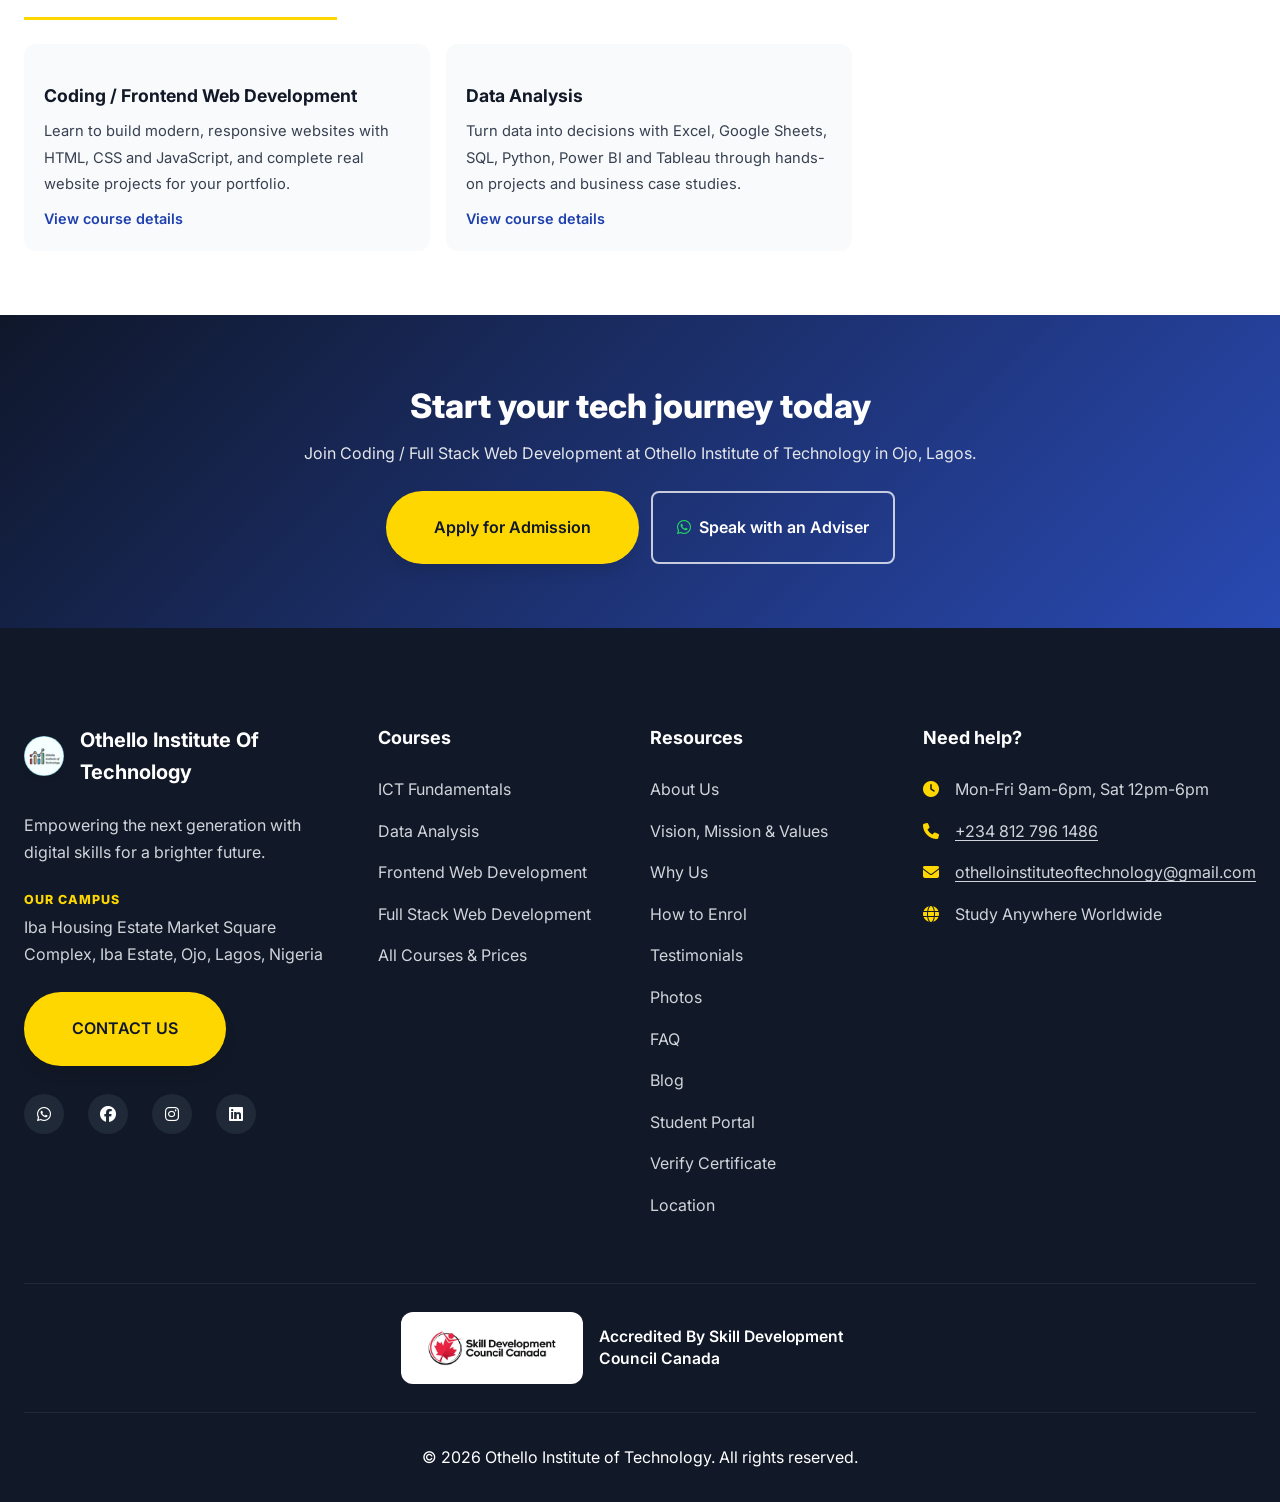
<file: courses/full-stack-web-development.html>
<!DOCTYPE html>
<html lang="en">
<head>
  <meta charset="UTF-8">
  <meta name="viewport" content="width=device-width, initial-scale=1.0">
  <title>Full Stack Web Development Training in Lagos | Django or Node.js</title>
  <meta name="description" content="Full stack web development training in Ojo, Lagos: frontend, backend and databases with Python Django or Node.js and MongoDB. 18 weeks, hybrid classes.">
  <meta name="robots" content="index, follow, max-image-preview:large">
  <meta name="theme-color" content="#FFD700">
  <link rel="canonical" href="https://othelloinstituteoftechnology.com/courses/full-stack-web-development.html">
  <meta property="og:type" content="website">
  <meta property="og:site_name" content="Othello Institute of Technology">
  <meta property="og:title" content="Full Stack Web Development Training in Lagos | Django or Node.js">
  <meta property="og:description" content="Full stack web development training in Ojo, Lagos: frontend, backend and databases with Python Django or Node.js and MongoDB. 18 weeks, hybrid classes.">
  <meta property="og:url" content="https://othelloinstituteoftechnology.com/courses/full-stack-web-development.html">
  <meta property="og:image" content="https://othelloinstituteoftechnology.com/img/preview_branded.jpg">
  <meta property="og:image:alt" content="Othello Institute of Technology, technology training academy in Ojo, Lagos">
  <meta property="og:locale" content="en_NG">
  <meta name="twitter:card" content="summary_large_image">
  <meta name="twitter:title" content="Full Stack Web Development Training in Lagos | Django or Node.js">
  <meta name="twitter:description" content="Full stack web development training in Ojo, Lagos: frontend, backend and databases with Python Django or Node.js and MongoDB. 18 weeks, hybrid classes.">
  <meta name="twitter:image" content="https://othelloinstituteoftechnology.com/img/preview_branded.jpg">
  <link rel="icon" href="../img/favicon.ico" type="image/x-icon">
  <link rel="icon" href="../img/favicon.png" type="image/png" sizes="48x48">
  <link rel="apple-touch-icon" href="../img/favicon.png">
  <link rel="preconnect" href="https://fonts.googleapis.com">
  <link rel="preconnect" href="https://fonts.gstatic.com" crossorigin>
  <link href="https://fonts.googleapis.com/css2?family=Inter:wght@300;400;500;600;700;800;900&display=swap" rel="stylesheet">
  <link rel="stylesheet" href="https://cdnjs.cloudflare.com/ajax/libs/font-awesome/6.5.0/css/all.min.css">
  <link rel="stylesheet" href="../css/styles.css">
  <link rel="stylesheet" href="../css/pages.css">
  <script type="application/ld+json">
{
  "@context": "https://schema.org",
  "@type": "Course",
  "name": "Coding / Full Stack Web Development",
  "description": "Full stack web development training in Ojo, Lagos: frontend, backend and databases with Python Django or Node.js and MongoDB. 18 weeks, hybrid classes.",
  "url": "https://othelloinstituteoftechnology.com/courses/full-stack-web-development.html",
  "provider": {
    "@type": "EducationalOrganization",
    "@id": "https://othelloinstituteoftechnology.com/#organization",
    "name": "Othello Institute of Technology",
    "url": "https://othelloinstituteoftechnology.com/"
  },
  "inLanguage": "en",
  "timeRequired": "P18W",
  "hasCourseInstance": {
    "@type": "CourseInstance",
    "courseMode": [
      "Online",
      "Onsite"
    ],
    "courseWorkload": "P18W",
    "location": {
      "@type": "Place",
      "name": "Othello Institute of Technology",
      "address": {
        "@type": "PostalAddress",
        "streetAddress": "Iba Housing Estate Market Square Complex, Iba Estate",
        "addressLocality": "Ojo",
        "addressRegion": "Lagos",
        "addressCountry": "NG"
      }
    }
  },
  "offers": [
    {
      "@type": "Offer",
      "name": "Anniversary price, 2 instalments",
      "price": 210000,
      "priceCurrency": "NGN",
      "url": "https://othelloinstituteoftechnology.com/courses/full-stack-web-development.html"
    },
    {
      "@type": "Offer",
      "name": "One-time payment",
      "price": 180000,
      "priceCurrency": "NGN",
      "url": "https://othelloinstituteoftechnology.com/courses/full-stack-web-development.html"
    }
  ]
}
  </script>
  <script type="application/ld+json">
{
  "@context": "https://schema.org",
  "@type": "BreadcrumbList",
  "itemListElement": [
    {
      "@type": "ListItem",
      "position": 1,
      "name": "Home",
      "item": "https://othelloinstituteoftechnology.com/"
    },
    {
      "@type": "ListItem",
      "position": 2,
      "name": "Courses",
      "item": "https://othelloinstituteoftechnology.com/#courses"
    },
    {
      "@type": "ListItem",
      "position": 3,
      "name": "Coding / Full Stack Web Development",
      "item": "https://othelloinstituteoftechnology.com/courses/full-stack-web-development.html"
    }
  ]
}
  </script>
</head>
<body>
  <header class="navbar">
    <div class="nav-container">
      <a class="logo" href="../index.html" aria-label="Othello Institute of Technology home">
        <div class="logo-icon">
          <img src="../img/favicon.ico" alt="Othello Institute Logo">
        </div>
        <span class="logo-text">Othello Institute of Technology</span>
      </a>
      <nav class="nav-menu" aria-label="Main navigation">
        <ul class="nav-list">
          <li class="has-dropdown">
            <button type="button" class="nav-link dropdown-toggle" aria-expanded="false" aria-haspopup="true">Courses <i class="fas fa-chevron-down" aria-hidden="true"></i></button>
            <div class="dropdown dropdown-courses">
              <ul class="dropdown-list">
              <li><a href="../courses/ict-fundamentals.html"><strong>ICT Fundamentals</strong><span>10 weeks · Beginner friendly</span></a></li>
              <li><a href="../courses/data-analysis.html"><strong>Data Analysis</strong><span>18 weeks · Excel, SQL, Python, Power BI, Tableau</span></a></li>
              <li><a href="../courses/frontend-web-development.html"><strong>Coding / Frontend Web Development</strong><span>10 weeks · HTML, CSS, JavaScript</span></a></li>
              <li><a href="../courses/full-stack-web-development.html"><strong>Coding / Full Stack Web Development</strong><span>18 weeks · Frontend, backend & databases</span></a></li>
                <li><a href="../index.html#courses" class="dropdown-all">View all courses &amp; prices <i class="fas fa-arrow-right" aria-hidden="true"></i></a></li>
              </ul>
              <a class="dropdown-feature" href="../courses/data-analysis.html">
                <img src="../img/data1.jpg" alt="Data analysis dashboards on a screen" loading="lazy">
                <span class="dropdown-eyebrow">Most popular</span>
                <strong>Data Analysis</strong>
                <span>18 weeks of Excel, SQL, Python, Power BI and Tableau.</span>
              </a>
            </div>
          </li>
          <li class="has-dropdown">
            <button type="button" class="nav-link dropdown-toggle" aria-expanded="false" aria-haspopup="true">About <i class="fas fa-chevron-down" aria-hidden="true"></i></button>
            <div class="dropdown">
              <ul class="dropdown-list">
                <li><a href="../about.html"><strong>About Us</strong><span>Vision, mission and core values</span></a></li>
                <li><a href="../index.html#why-choose"><strong>Why Choose OIT</strong><span>What makes our training different</span></a></li>
                <!-- <li><a href="../index.html#instructors"><strong>Instructors &amp; Mentors</strong><span>Meet the people who teach you</span></a></li> -->
                <li><a href="../index.html#faq"><strong>FAQ</strong><span>Answers to common questions</span></a></li>
              </ul>
            </div>
          </li>
          <li class="has-dropdown">
            <button type="button" class="nav-link dropdown-toggle" aria-expanded="false" aria-haspopup="true">Students <i class="fas fa-chevron-down" aria-hidden="true"></i></button>
            <div class="dropdown">
              <ul class="dropdown-list">
                <li><a href="https://oitlmsstudentplatform.onrender.com" target="_blank" rel="noopener noreferrer"><strong>Student Portal</strong><span>Log in to learn anytime</span></a></li>
                <li><a href="../index.html#verify-certificate"><strong>Verify Certificate</strong><span>Check an OIT certificate</span></a></li>
                <li><a href="../index.html#testimonials"><strong>Reviews</strong><span>What our students say</span></a></li>
                <li><a href="../index.html#gallery"><strong>Photos</strong><span>Life at OIT</span></a></li>
              </ul>
            </div>
          </li>
          <li><a class="nav-link" href="../blog/index.html">Blog</a></li>
          <li><a class="nav-link" href="../index.html#location">Contact</a></li>
          <li class="nav-cta-item"><a href="../index.html#register" class="nav-cta">Apply for Admission</a></li>
        </ul>
      </nav>
      <div class="header-accred">
        <img src="../img/sdcc-emblem.jpg" alt="Skill Development Council Canada logo" width="210" height="207">
        <span class="accred-label">Accredited By Skill Development Council Canada</span>
      </div>
      <button class="mobile-toggle" aria-label="Toggle menu">
        <i class="fa-solid fa-bars"></i>
      </button>
    </div>
  </header>
  <div class="accred-strip">
    <img src="../img/sdcc-emblem.jpg" alt="Skill Development Council Canada logo" width="210" height="207">
    <span class="accred-label">Accredited By Skill Development Council Canada</span>
  </div>

  <main>
    <section class="page-hero">
      <div class="container">
        <nav class="breadcrumb" aria-label="Breadcrumb"><ol><li><a href="../index.html">Home</a></li><li><a href="../index.html#courses">Courses</a></li><li aria-current="page">Full Stack Web Development</li></ol></nav>
        <h1>Coding / Full Stack Web Development</h1>
        <p class="lead">Full stack web development training in Lagos: frontend, backend and databases.</p>
        <ul class="hero-chips">
          <li><i class="fas fa-calendar-alt" aria-hidden="true"></i> 18 weeks</li>
          <li><i class="fas fa-laptop" aria-hidden="true"></i> Hybrid: online and in person</li>
          <li><i class="fas fa-certificate" aria-hidden="true"></i> Canadian certificate application available</li>
        </ul>
        <div class="hero-cta">
          <a href="../index.html#register" class="btn btn-primary"><span>Apply for Admission</span></a>
          <a href="#curriculum" class="btn btn-secondary"><span>View curriculum</span></a>
        </div>
      </div>
    </section>

    <div class="page-main">
      <div class="container course-layout">
        <div class="course-body">
          <section class="page-section" id="overview">
            <h2>Course Overview</h2>
            <p>Coding / Full Stack Web Development builds on frontend development and takes you into backend development and database management. Over 18 weeks you learn to build complete web applications, from the pages users see to the server and database behind them.</p><p>The backend is taught through one of two pathways: Python with Django, or Node.js with MongoDB. These are alternative pathways, and learners follow one of them. Ask us on WhatsApp which pathway the next cohort will follow.</p>
          </section>

          <section class="page-section" id="careers">
            <h2>Why Learn This Programme?</h2>
            <h3>Career and business applications</h3>
            <p>The skills in this course can be applied in several ways, including:</p>
            <ul class="tick-list"><li><i class="fas fa-check" aria-hidden="true"></i><span>Building web applications for businesses and organisations</span></li><li><i class="fas fa-check" aria-hidden="true"></i><span>Creating complete projects for a professional portfolio</span></li><li><i class="fas fa-check" aria-hidden="true"></i><span>Freelance or project-based web development work</span></li><li><i class="fas fa-check" aria-hidden="true"></i><span>A foundation for continued learning in software development</span></li></ul>
            <div class="note-box"><p>We support our learners beyond the classroom through career guidance, CV and LinkedIn optimisation, mentorship, and access to relevant internship and employment opportunities where available. While employment is not guaranteed, we help learners prepare for available opportunities.</p></div>
          </section>

          <section class="page-section" id="learn">
            <h2>What You Will Learn</h2>
            <ul class="tick-list"><li><i class="fas fa-check" aria-hidden="true"></i><span>HTML, CSS and JavaScript for building the frontend</span></li><li><i class="fas fa-check" aria-hidden="true"></i><span>Frontend development concepts and how a browser talks to a server</span></li><li><i class="fas fa-check" aria-hidden="true"></i><span>Backend development fundamentals through one pathway: Python with Django, or Node.js with MongoDB</span></li><li><i class="fas fa-check" aria-hidden="true"></i><span>Database management and working with application data</span></li><li><i class="fas fa-check" aria-hidden="true"></i><span>How to connect the frontend and backend into one working application</span></li><li><i class="fas fa-check" aria-hidden="true"></i><span>How to plan and complete a practical full-stack project</span></li></ul>
          </section>

          <section class="page-section" id="curriculum">
            <h2>Course Modules and Curriculum</h2>
            <p>The programme runs for 18 weeks. Modules follow a logical sequence, and the weekly breakdown below shows how the topics are organised.</p>
            <ol class="module-list"><li class="module"><div class="module-head"><span class="module-weeks">Weeks 1–5</span><h3>Frontend foundations</h3></div><ul><li>HTML and page structure</li><li>CSS and responsive design</li><li>JavaScript fundamentals and interactivity</li></ul></li><li class="module"><div class="module-head"><span class="module-weeks">Week 6</span><h3>Frontend development concepts</h3></div><ul><li>Organising a frontend project</li><li>How the browser sends requests to a server and receives responses</li></ul></li><li class="module"><div class="module-head"><span class="module-weeks">Weeks 7–10</span><h3>Backend development fundamentals (one pathway)</h3></div><ul><li>Setting up a backend project and handling requests</li><li>Routes, logic and responses</li></ul><div class="pathways"><div class="pathway"><h4>Pathway A: Python with Django</h4><ul><li>Python for backend development</li><li>Django project structure</li><li>Views, templates and routing</li></ul></div><div class="pathway"><h4>Pathway B: Node.js with MongoDB</h4><ul><li>Node.js fundamentals</li><li>Building a server and routes</li><li>Handling requests and responses</li></ul></div></div></li><li class="module"><div class="module-head"><span class="module-weeks">Weeks 11–13</span><h3>Database management</h3></div><ul><li>Designing and organising data</li><li>Creating, reading, updating and deleting records</li></ul><div class="pathways"><div class="pathway"><h4>Pathway A: Django</h4><ul><li>Models and a relational database</li><li>Querying and managing data</li></ul></div><div class="pathway"><h4>Pathway B: MongoDB</h4><ul><li>Collections and documents</li><li>Querying and managing data</li></ul></div></div></li><li class="module"><div class="module-head"><span class="module-weeks">Weeks 14–15</span><h3>Application development and integration</h3></div><ul><li>Connecting the frontend to the backend</li><li>Handling forms and user input</li><li>Testing and improving the application</li></ul></li><li class="module"><div class="module-head"><span class="module-weeks">Weeks 16–18</span><h3>Full-stack capstone project</h3></div><ul><li>Planning and building a complete application</li><li>Presenting your finished project</li></ul></li></ol>
            <div class="note-box"><p><strong>Backend pathways:</strong> Python with Django <em>or</em> Node.js with MongoDB. They are alternatives, and learners follow one pathway.</p></div>
          </section>

          <section class="page-section" id="tools">
            <h2>Tools and technologies</h2>
            <ul class="chip-list"><li>HTML</li><li>CSS</li><li>JavaScript</li><li>Python with Django (backend pathway)</li><li>Node.js with MongoDB (backend pathway)</li><li>Database management</li></ul>
          </section>

          <section class="page-section" id="projects">
            <h2>Practical Projects and Learning Outcomes</h2>
            <h3>Practical exercises and projects</h3>
            <p>Learning is hands-on. You practise each topic through guided exercises and assignments, and apply what you learn in real-world style projects.</p>
            <ul class="tick-list"><li><i class="fas fa-check" aria-hidden="true"></i><span>Frontend pages built from scratch</span></li><li><i class="fas fa-check" aria-hidden="true"></i><span>A backend with routes connected to a database</span></li><li><i class="fas fa-check" aria-hidden="true"></i><span>A practical full-stack application, for example a records, booking or inventory-style app</span></li><li><i class="fas fa-check" aria-hidden="true"></i><span>A capstone project that joins the frontend, backend and database</span></li></ul>
            <div id="competencies">
            <h3>Learning objectives and expected competencies</h3>
            <p>By the end of the course, you should be able to:</p>
            <ul class="tick-list"><li><i class="fas fa-check" aria-hidden="true"></i><span>Build responsive frontends with HTML, CSS and JavaScript</span></li><li><i class="fas fa-check" aria-hidden="true"></i><span>Develop backend logic through your chosen pathway</span></li><li><i class="fas fa-check" aria-hidden="true"></i><span>Design and manage application data</span></li><li><i class="fas fa-check" aria-hidden="true"></i><span>Integrate a frontend and backend into a working application</span></li><li><i class="fas fa-check" aria-hidden="true"></i><span>Plan, build and present a full-stack project</span></li></ul>
            </div>
          </section>

          <section class="page-section" id="who-should-enrol">
            <h2>Who Should Enrol?</h2>
            <p>This programme is for learners who want to go beyond frontend development into backend development and database management.</p>
            <p>It builds on HTML, CSS and JavaScript before moving into the backend and databases. Evening classes are available for undergraduates and working professionals.</p>
          </section>

          <section class="page-section" id="format">
            <h2>Duration and Training Format</h2>
            <p><strong>Duration:</strong> 18 weeks. Classes begin in cohorts, and start dates are announced on our social media channels. Evening classes are available for undergraduates and working professionals.</p>
            <p><strong>Format:</strong> Hybrid. You can study online, in person at our centre in Iba Estate, Ojo, Lagos, or both.</p>
          </section>

          <section class="page-section" id="certification">
            <h2>Certification and Student Benefits</h2>
            <h3>Certification</h3>
            <p>On completion you receive an OIT course completion certificate. OIT is accredited by Skill Development Council Canada, and graduates can apply for a Canadian certificate through our partnership with SDCC. Recognition of any certificate varies by employer and country.</p>
            <h3>Student benefits</h3>
            <p><strong>Bonus:</strong> Recorded session in Cyber Security. Every student also gets access to the OIT student portal and a free Othello Tech branded vest.</p>
            <p>You also get career guidance, CV and LinkedIn support.</p>
          </section>

          <section class="page-section" id="fees">
            <h2>Course Fees and Payment Options</h2>
            <div class="fee-panel">
            <p>5th Anniversary Discounted Price: ₦210,000, paid in 2 instalments (70% first, 30% later).</p>
            <p>One-time payment: ₦180,000.</p>
            </div>
            <div class="fee-actions">
              <a href="../index.html#register" class="btn btn-primary"><span>Apply for Admission</span></a>
              <a href="https://wa.me/2348127961486?text=Hello%20OIT%2C%20I%20came%20across%20your%20website%20and%20would%20like%20to%20speak%20with%20an%20adviser.%20Please%20assist%20me%20with%20information%20about%20your%20training%20programmes%20and%20admission.%20Thank%20you." target="_blank" rel="noopener noreferrer" class="btn btn-adviser"><i class="fab fa-whatsapp" aria-hidden="true"></i><span>Speak with an Adviser</span></a>
            </div>
            <div id="enrol">
            <h3>How to enrol</h3>
            <ol class="enrol-steps">
              <li>Fill in your details, including your name and phone number, in the enrolment form on our homepage.</li>
              <li>Receive a confirmation message explaining your next step.</li>
              <li>Complete the final enrolment requirements and proceed to begin your training.</li>
            </ol>
            </div>
          </section>

          <section class="page-section page-faq" id="faq">
            <h2>Frequently asked questions</h2>
            <details><summary>Do I have to learn both Django and Node.js?</summary><p>No. They are alternative backend pathways: Python with Django, or Node.js with MongoDB. Learners follow one of them.</p></details><details><summary>Does the course include frontend development?</summary><p>Yes. The programme builds on HTML, CSS and JavaScript before moving into the backend and databases.</p></details><details><summary>How long is the course?</summary><p>The course runs for 18 weeks.</p></details><details><summary>Can I study online?</summary><p>Yes. Classes are hybrid, so you can study online, in person at our centre in Ojo, or both.</p></details>
          </section>

          <section class="page-section" id="related">
            <h2>Explore other courses</h2>
            <div class="related-grid"><a class="related-card" href="../courses/frontend-web-development.html"><h3>Coding / Frontend Web Development</h3><p>Learn to build modern, responsive websites with HTML, CSS and JavaScript, and complete real website projects for your portfolio.</p><span>View course details</span></a><a class="related-card" href="../courses/data-analysis.html"><h3>Data Analysis</h3><p>Turn data into decisions with Excel, Google Sheets, SQL, Python, Power BI and Tableau through hands-on projects and business case studies.</p><span>View course details</span></a></div>
          </section>
        </div>

        <aside class="glance" aria-label="Course at a glance">
          <div class="glance-card">
            <h2>Course at a glance</h2>
            <ul class="glance-list">
              <li><i class="fas fa-calendar-alt" aria-hidden="true"></i> 18 weeks</li>
              <li><i class="fas fa-laptop" aria-hidden="true"></i> Hybrid: online and in person</li>
              <li><i class="fas fa-map-marker-alt" aria-hidden="true"></i> Iba Estate, Ojo, Lagos</li>
              <li><i class="fas fa-certificate" aria-hidden="true"></i> Canadian certificate application available</li>
            </ul>
            <a class="glance-fees-link" href="#fees"><i class="fas fa-tag" aria-hidden="true"></i> See course fees and payment options</a>
            <a href="../index.html#register" class="btn btn-primary"><span>Apply for Admission</span></a>
            <a href="https://wa.me/2348127961486?text=Hello%20Othello%20Institute!%20I%20would%20like%20to%20learn%20more%20about%20your%20training%20programs%20and%20courses." target="_blank" rel="noopener noreferrer" class="btn btn-secondary" style="color:var(--gray-900);border-color:var(--gray-300);"><span>Ask on WhatsApp</span></a>
            <p class="glance-note">Our enrolment form is on the homepage. It takes you straight to the form.</p>
          </div>
        </aside>
      </div>
    </div>

    <section class="page-cta">
      <div class="container">
        <h2>Start your tech journey today</h2>
        <p>Join Coding / Full Stack Web Development at Othello Institute of Technology in Ojo, Lagos.</p>
        <div class="hero-cta"><a href="../index.html#register" class="btn btn-primary"><span>Apply for Admission</span></a>
          <a href="https://wa.me/2348127961486?text=Hello%20OIT%2C%20I%20came%20across%20your%20website%20and%20would%20like%20to%20speak%20with%20an%20adviser.%20Please%20assist%20me%20with%20information%20about%20your%20training%20programmes%20and%20admission.%20Thank%20you." target="_blank" rel="noopener noreferrer" class="btn btn-adviser"><i class="fab fa-whatsapp" aria-hidden="true"></i><span>Speak with an Adviser</span></a></div>
      </div>
    </section>
  </main>

  <footer class="footer">
    <div class="container">
      <div class="footer-grid">
        <div class="footer-col footer-brand">
          <div class="footer-logo">
            <div class="logo-icon">
              <img src="../img/favicon.ico" alt="Othello Institute Logo">
            </div>
            <span>Othello Institute Of Technology</span>
          </div>
          <p>Empowering the next generation with digital skills for a brighter future.</p>
          <p class="footer-sub">Our campus</p>
          <p class="footer-address">Iba Housing Estate Market Square Complex, Iba Estate, Ojo, Lagos, Nigeria</p>
          <a href="https://wa.me/2348127961486?text=Hello%20Othello%20Institute!%20I%20would%20like%20to%20learn%20more%20about%20your%20training%20programs%20and%20courses." target="_blank" rel="noopener noreferrer" class="btn btn-primary footer-contact-btn"><span>CONTACT US</span></a>
          <div class="social-links">
            <a href="https://wa.me/2348127961486?text=Hello%20Othello%20Institute!%20I%20would%20like%20to%20learn%20more%20about%20your%20training%20programs%20and%20courses." target="_blank" aria-label="WhatsApp"><i class="fab fa-whatsapp"></i></a>
            <a href="https://www.facebook.com/share/19k35odurU/?mibextid=wwXIfr" target="_blank" aria-label="Facebook"><i class="fab fa-facebook"></i></a>
            <a href="https://www.instagram.com/othelloinstituteoftechnology" target="_blank" aria-label="Instagram"><i class="fab fa-instagram"></i></a>
            <a href="https://www.linkedin.com/company/othello-institute-of-technology/" target="_blank" aria-label="LinkedIn"><i class="fab fa-linkedin"></i></a>
          </div>
        </div>

        <div class="footer-col">
          <h3>Courses</h3>
          <ul>
            <li><a href="../courses/ict-fundamentals.html">ICT Fundamentals</a></li>
            <li><a href="../courses/data-analysis.html">Data Analysis</a></li>
            <li><a href="../courses/frontend-web-development.html">Frontend Web Development</a></li>
            <li><a href="../courses/full-stack-web-development.html">Full Stack Web Development</a></li>
            <li><a href="../index.html#courses">All Courses &amp; Prices</a></li>
          </ul>
        </div>

        <div class="footer-col">
          <h3>Resources</h3>
          <ul>
            <li><a href="../about.html">About Us</a></li>
            <li><a href="../about.html#core-values">Vision, Mission &amp; Values</a></li>
            <li><a href="../index.html#why-choose">Why Us</a></li>
            <li><a href="../index.html#registration-process">How to Enrol</a></li>
            <li><a href="../index.html#testimonials">Testimonials</a></li>
            <li><a href="../index.html#gallery">Photos</a></li>
            <li><a href="../index.html#faq">FAQ</a></li>
            <li><a href="../blog/index.html">Blog</a></li>
            <li><a href="https://oitlmsstudentplatform.onrender.com" target="_blank" rel="noopener noreferrer">Student Portal</a></li>
            <li><a href="../index.html#verify-certificate">Verify Certificate</a></li>
            <li><a href="../index.html#location">Location</a></li>
          </ul>
        </div>

        <div class="footer-col">
          <h3>Need help?</h3>
          <ul class="contact-list">
            <li><i class="fas fa-clock"></i> Mon-Fri 9am-6pm, Sat 12pm-6pm</li>
            <li><i class="fas fa-phone"></i> <a href="tel:+2348127961486">+234 812 796 1486</a></li>
            <li><i class="fas fa-envelope"></i> <a href="mailto:othelloinstituteoftechnology@gmail.com">othelloinstituteoftechnology@gmail.com</a></li>
            <li><i class="fas fa-globe"></i> Study Anywhere Worldwide</li>
          </ul>
        </div>
      </div>

      <div class="footer-accred-bar">
        <span class="footer-accred-badge"><img src="../img/sdcc-logo.jpg" alt="Skill Development Council Canada logo" width="838" height="312" loading="lazy"></span>
        <span class="footer-accred-label">Accredited By Skill Development Council Canada</span>
      </div>

      <div class="footer-bottom">
        <p>&copy; <span id="current-year">2025</span> Othello Institute of Technology. All rights reserved.</p>
      </div>
    </div>
  </footer>
  <!-- Floating WhatsApp adviser (own link and prefilled message; other WhatsApp links on this page are unchanged) -->
  <div class="oit-adviser" id="oitAdviser">
    <a class="oit-adviser__link" href="https://wa.me/2348127961486?text=Hello%20OIT%2C%20I%20came%20across%20your%20website%20and%20would%20like%20to%20speak%20with%20an%20adviser.%20Please%20assist%20me%20with%20information%20about%20your%20training%20programmes%20and%20admission.%20Thank%20you." target="_blank" rel="noopener noreferrer" aria-label="Chat with an OIT Adviser on WhatsApp (opens WhatsApp)">
      <span class="oit-adviser__bubble">Chat with an OIT Adviser on WhatsApp</span>
      <span class="oit-adviser__icon" aria-hidden="true"><i class="fab fa-whatsapp"></i></span>
    </a>
  </div>

  <script src="../js/site-common.js"></script>
  <script src="../js/nav.js"></script>
  <script src="../js/adviser.js"></script>
</body>
</html>
</file>
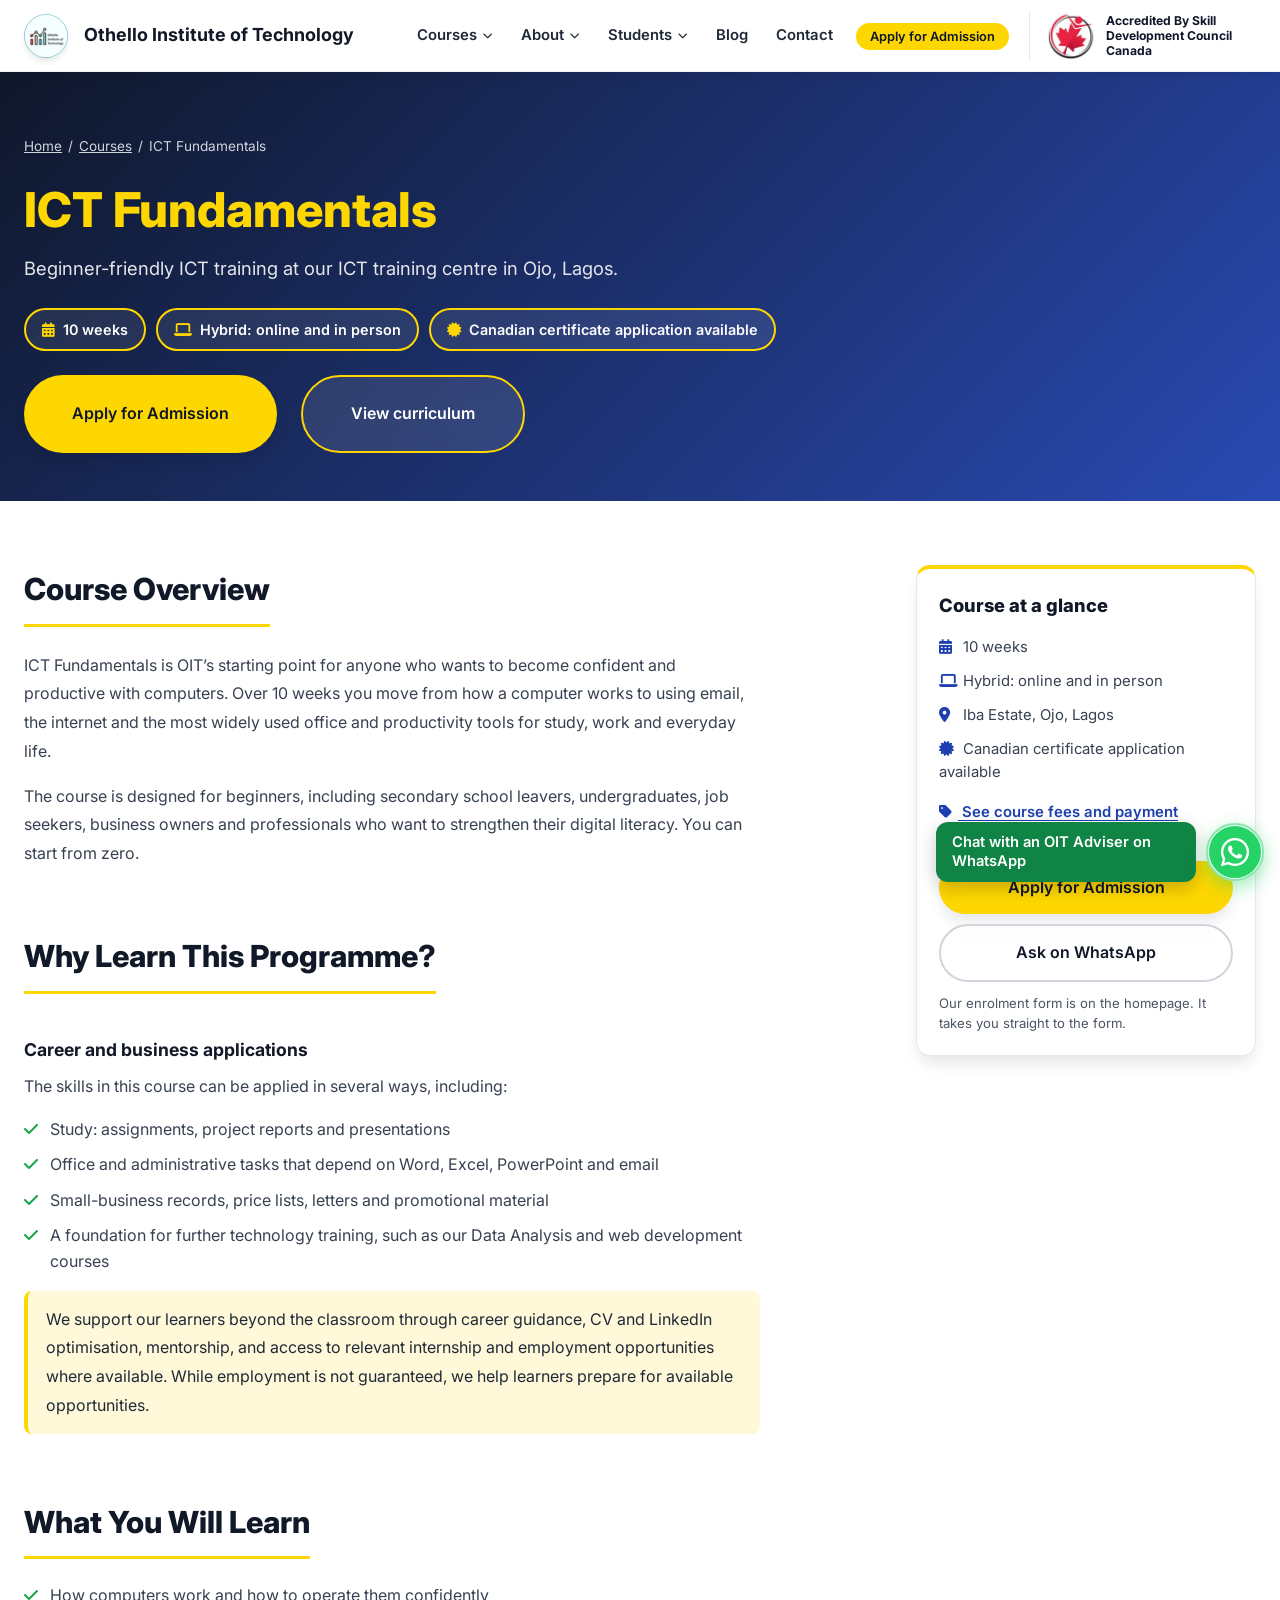
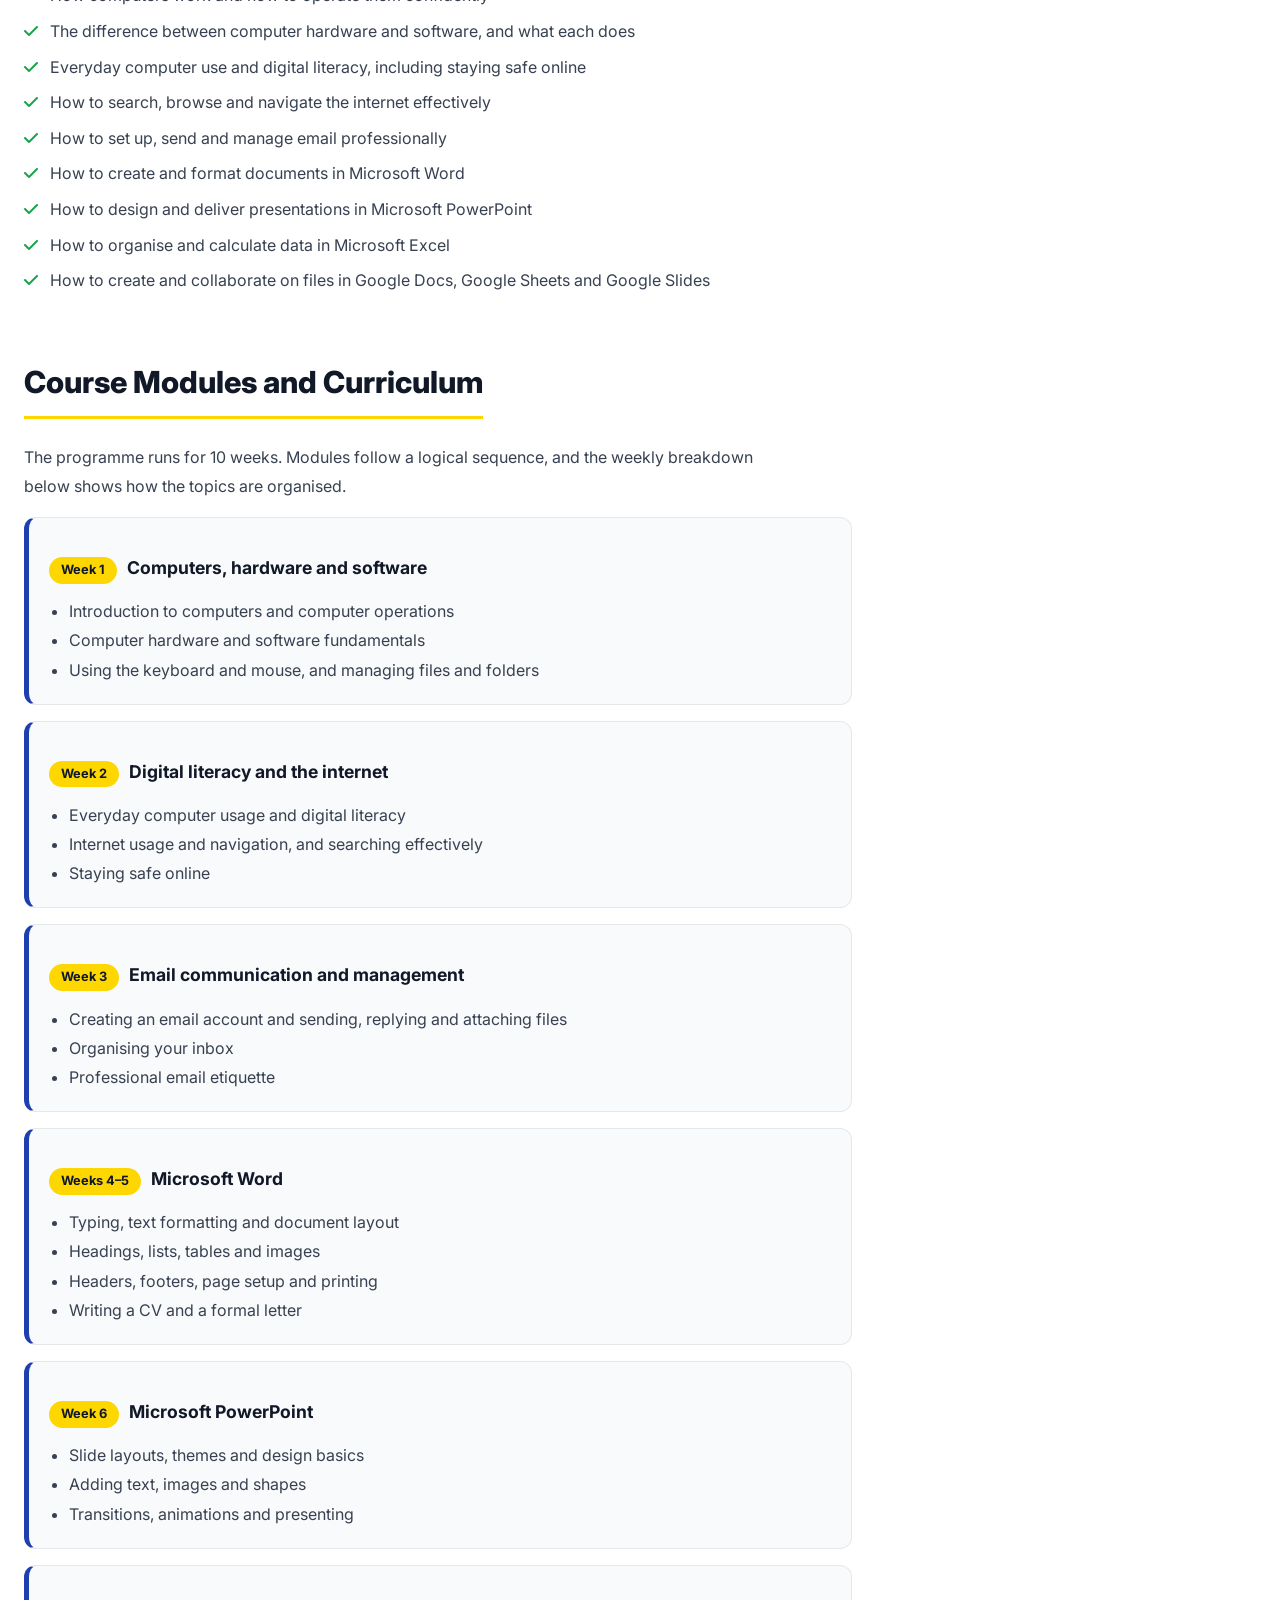
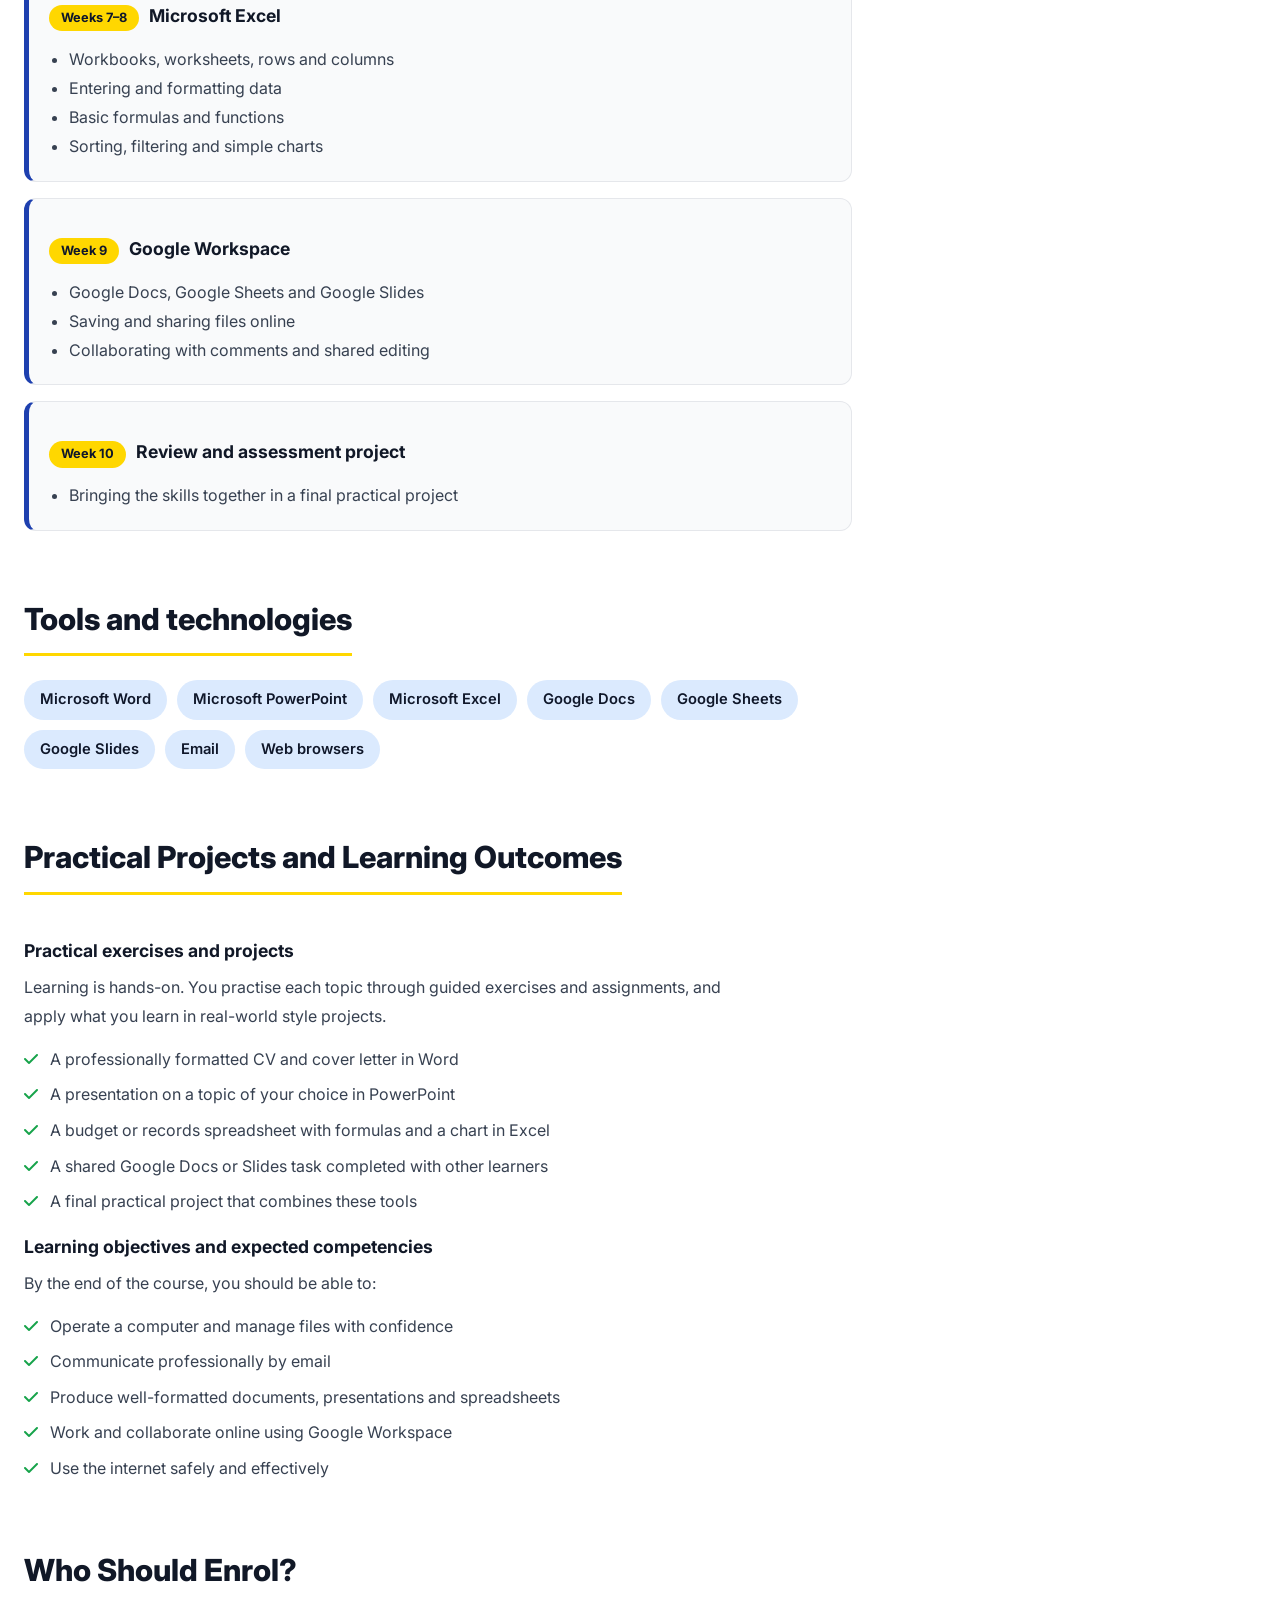
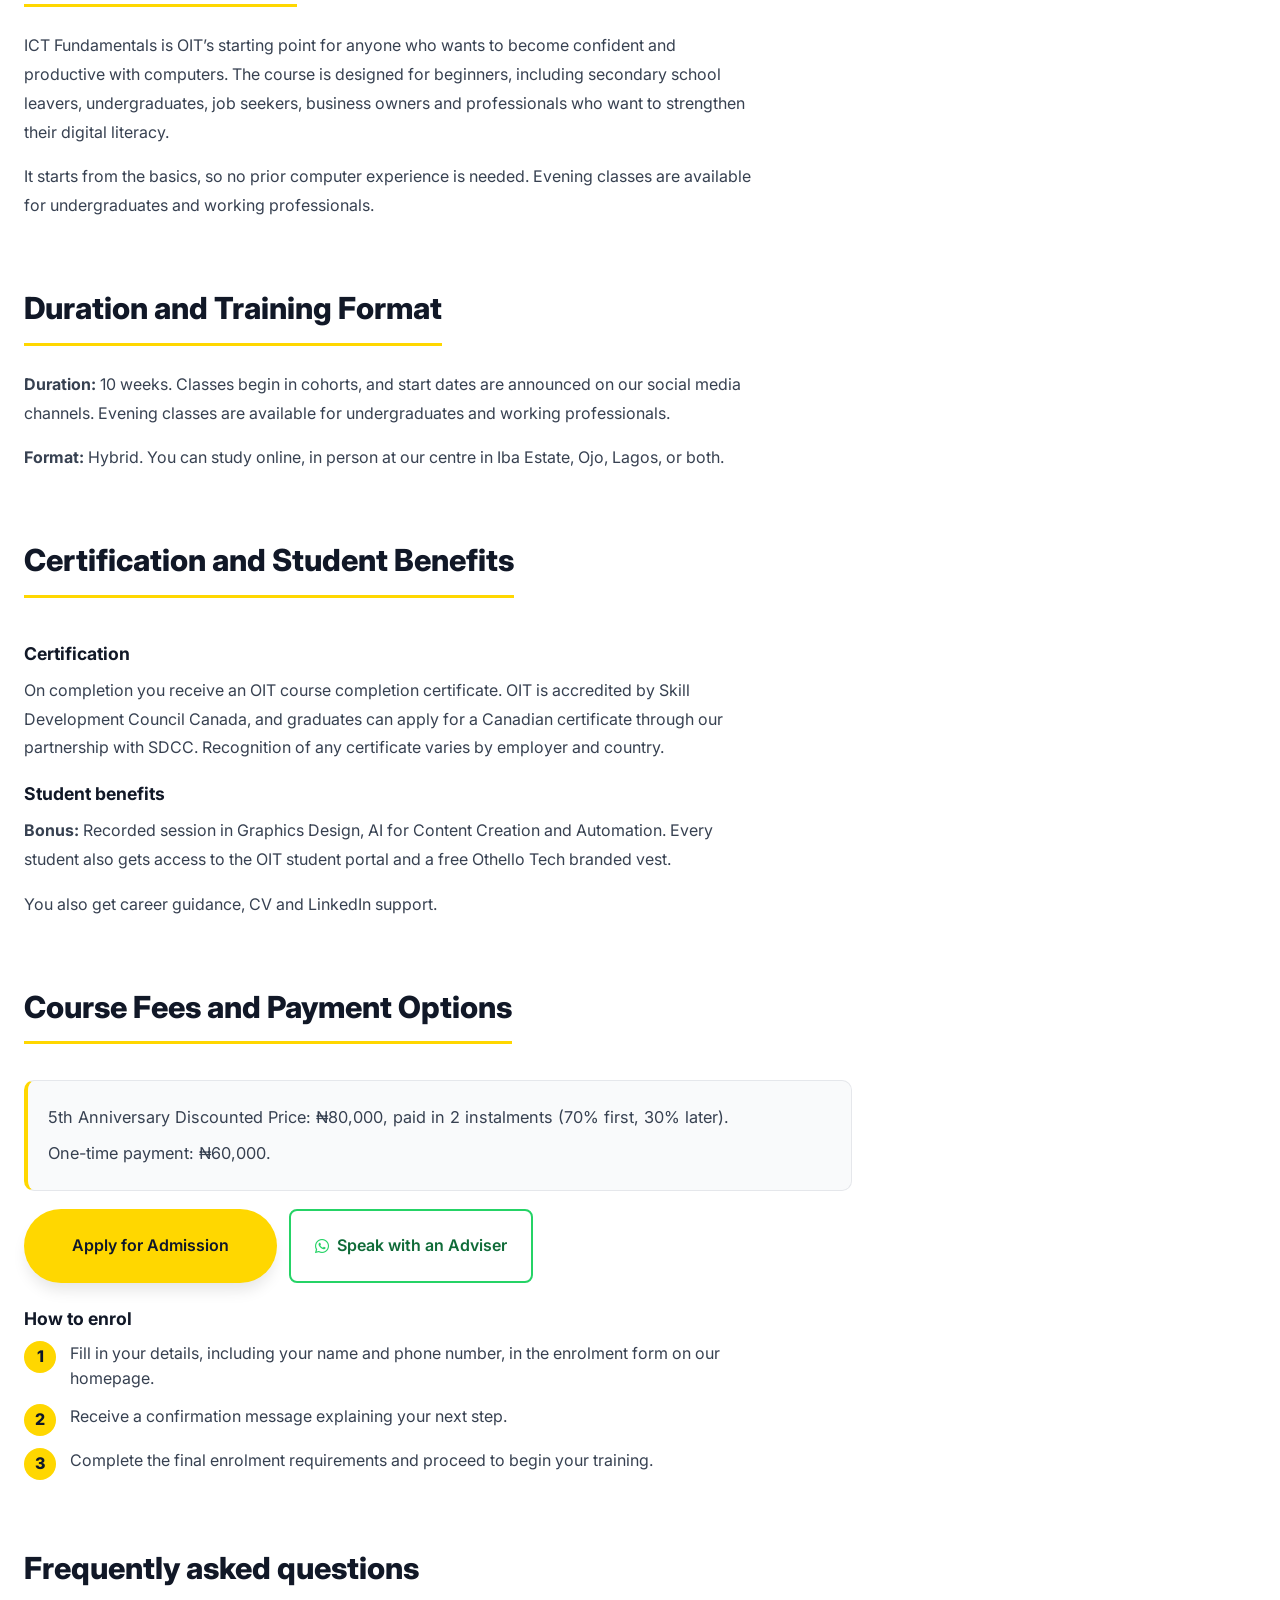
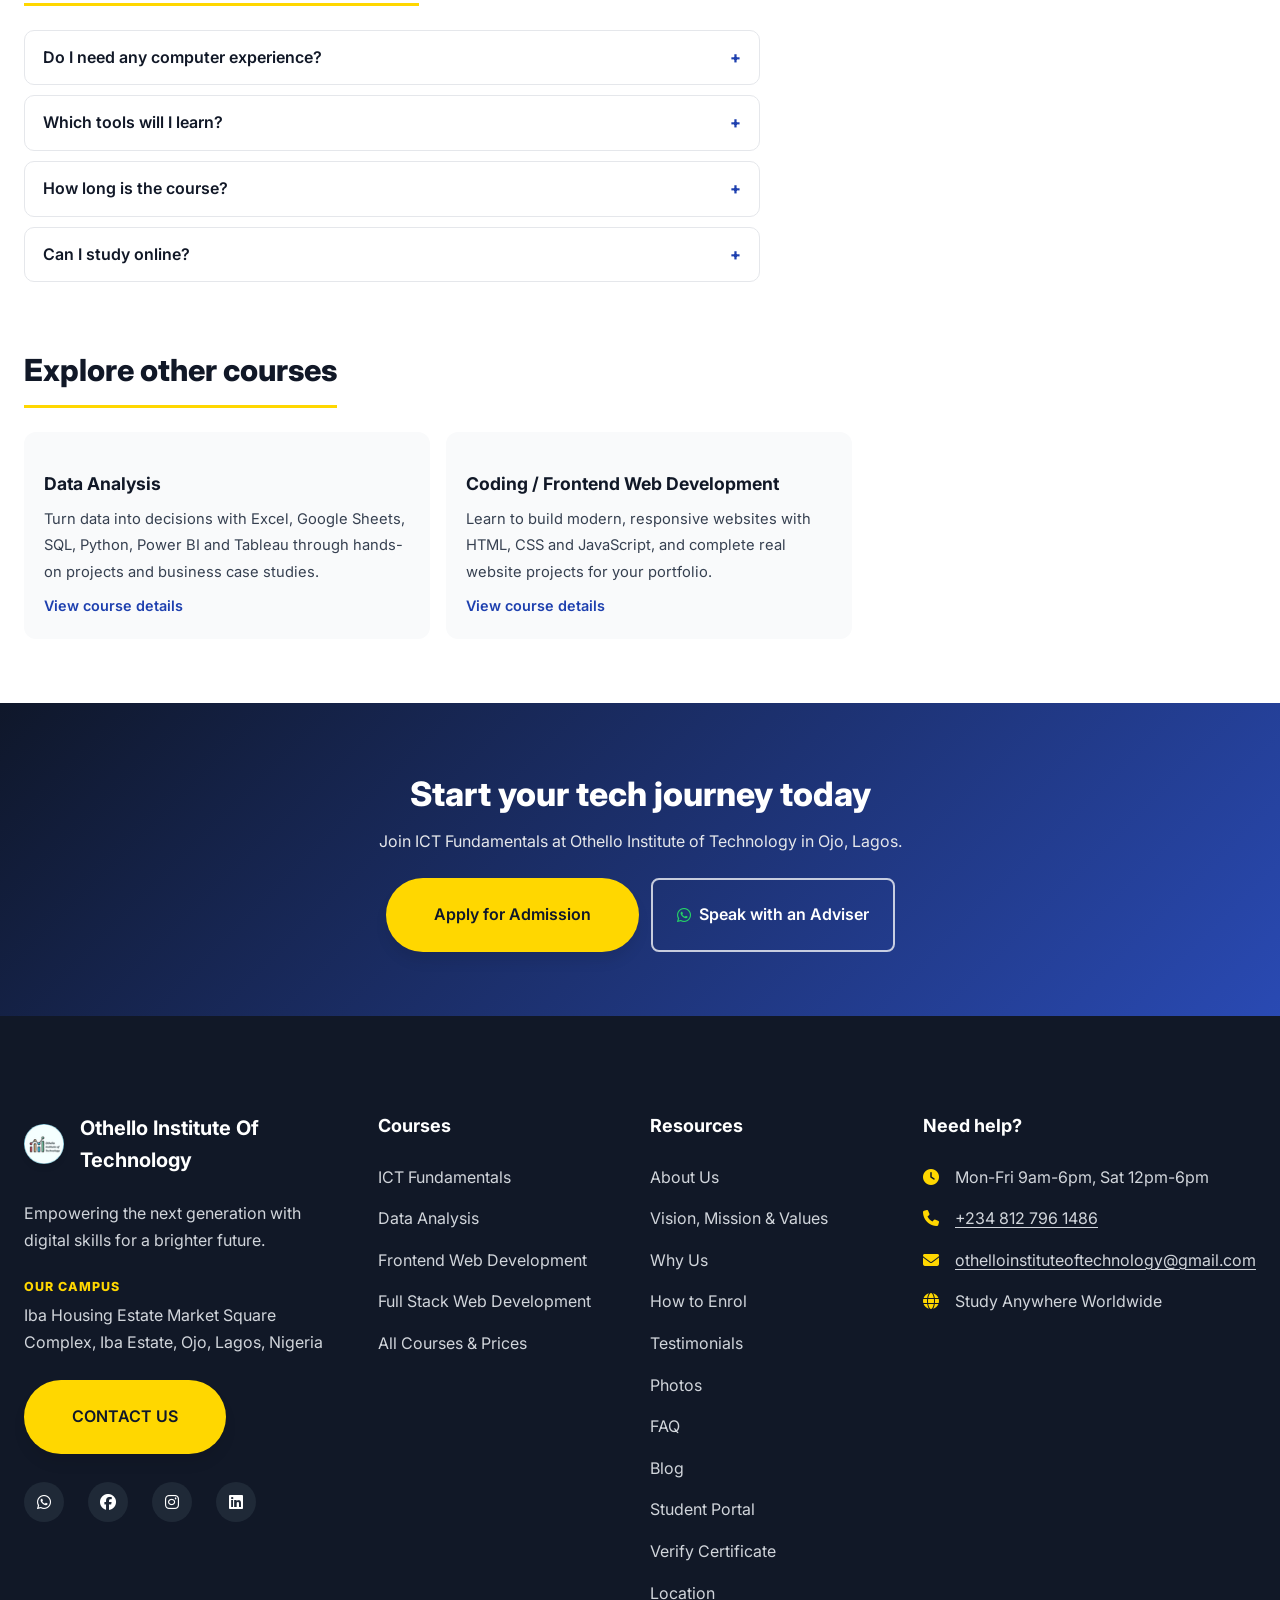
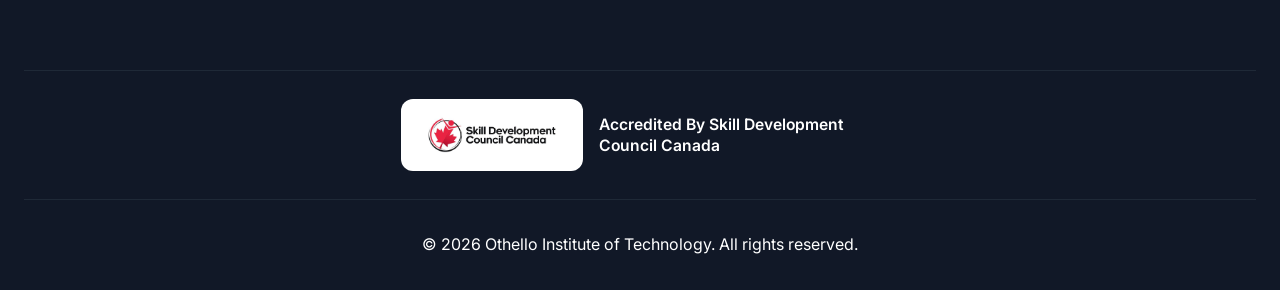
<file: courses/ict-fundamentals.html>
<!DOCTYPE html>
<html lang="en">
<head>
  <meta charset="UTF-8">
  <meta name="viewport" content="width=device-width, initial-scale=1.0">
  <title>ICT Fundamentals Course in Ojo, Lagos | ICT Training Centre | OIT</title>
  <meta name="description" content="Beginner-friendly ICT course in Ojo, Lagos: computer basics, internet, email, Word, PowerPoint, Excel and Google Workspace. 10 weeks, from ₦60,000.">
  <meta name="robots" content="index, follow, max-image-preview:large">
  <meta name="theme-color" content="#FFD700">
  <link rel="canonical" href="https://othelloinstituteoftechnology.com/courses/ict-fundamentals.html">
  <meta property="og:type" content="website">
  <meta property="og:site_name" content="Othello Institute of Technology">
  <meta property="og:title" content="ICT Fundamentals Course in Ojo, Lagos | ICT Training Centre | OIT">
  <meta property="og:description" content="Beginner-friendly ICT course in Ojo, Lagos: computer basics, internet, email, Word, PowerPoint, Excel and Google Workspace. 10 weeks, from ₦60,000.">
  <meta property="og:url" content="https://othelloinstituteoftechnology.com/courses/ict-fundamentals.html">
  <meta property="og:image" content="https://othelloinstituteoftechnology.com/img/preview_branded.jpg">
  <meta property="og:image:alt" content="Othello Institute of Technology, technology training academy in Ojo, Lagos">
  <meta property="og:locale" content="en_NG">
  <meta name="twitter:card" content="summary_large_image">
  <meta name="twitter:title" content="ICT Fundamentals Course in Ojo, Lagos | ICT Training Centre | OIT">
  <meta name="twitter:description" content="Beginner-friendly ICT course in Ojo, Lagos: computer basics, internet, email, Word, PowerPoint, Excel and Google Workspace. 10 weeks, from ₦60,000.">
  <meta name="twitter:image" content="https://othelloinstituteoftechnology.com/img/preview_branded.jpg">
  <link rel="icon" href="../img/favicon.ico" type="image/x-icon">
  <link rel="icon" href="../img/favicon.png" type="image/png" sizes="48x48">
  <link rel="apple-touch-icon" href="../img/favicon.png">
  <link rel="preconnect" href="https://fonts.googleapis.com">
  <link rel="preconnect" href="https://fonts.gstatic.com" crossorigin>
  <link href="https://fonts.googleapis.com/css2?family=Inter:wght@300;400;500;600;700;800;900&display=swap" rel="stylesheet">
  <link rel="stylesheet" href="https://cdnjs.cloudflare.com/ajax/libs/font-awesome/6.5.0/css/all.min.css">
  <link rel="stylesheet" href="../css/styles.css">
  <link rel="stylesheet" href="../css/pages.css">
  <script type="application/ld+json">
{
  "@context": "https://schema.org",
  "@type": "Course",
  "name": "ICT Fundamentals",
  "description": "Beginner-friendly ICT course in Ojo, Lagos: computer basics, internet, email, Word, PowerPoint, Excel and Google Workspace. 10 weeks, from ₦60,000.",
  "url": "https://othelloinstituteoftechnology.com/courses/ict-fundamentals.html",
  "provider": {
    "@type": "EducationalOrganization",
    "@id": "https://othelloinstituteoftechnology.com/#organization",
    "name": "Othello Institute of Technology",
    "url": "https://othelloinstituteoftechnology.com/"
  },
  "inLanguage": "en",
  "timeRequired": "P10W",
  "hasCourseInstance": {
    "@type": "CourseInstance",
    "courseMode": [
      "Online",
      "Onsite"
    ],
    "courseWorkload": "P10W",
    "location": {
      "@type": "Place",
      "name": "Othello Institute of Technology",
      "address": {
        "@type": "PostalAddress",
        "streetAddress": "Iba Housing Estate Market Square Complex, Iba Estate",
        "addressLocality": "Ojo",
        "addressRegion": "Lagos",
        "addressCountry": "NG"
      }
    }
  },
  "offers": [
    {
      "@type": "Offer",
      "name": "Anniversary price, 2 instalments",
      "price": 80000,
      "priceCurrency": "NGN",
      "url": "https://othelloinstituteoftechnology.com/courses/ict-fundamentals.html"
    },
    {
      "@type": "Offer",
      "name": "One-time payment",
      "price": 60000,
      "priceCurrency": "NGN",
      "url": "https://othelloinstituteoftechnology.com/courses/ict-fundamentals.html"
    }
  ]
}
  </script>
  <script type="application/ld+json">
{
  "@context": "https://schema.org",
  "@type": "BreadcrumbList",
  "itemListElement": [
    {
      "@type": "ListItem",
      "position": 1,
      "name": "Home",
      "item": "https://othelloinstituteoftechnology.com/"
    },
    {
      "@type": "ListItem",
      "position": 2,
      "name": "Courses",
      "item": "https://othelloinstituteoftechnology.com/#courses"
    },
    {
      "@type": "ListItem",
      "position": 3,
      "name": "ICT Fundamentals",
      "item": "https://othelloinstituteoftechnology.com/courses/ict-fundamentals.html"
    }
  ]
}
  </script>
</head>
<body>
  <header class="navbar">
    <div class="nav-container">
      <a class="logo" href="../index.html" aria-label="Othello Institute of Technology home">
        <div class="logo-icon">
          <img src="../img/favicon.ico" alt="Othello Institute Logo">
        </div>
        <span class="logo-text">Othello Institute of Technology</span>
      </a>
      <nav class="nav-menu" aria-label="Main navigation">
        <ul class="nav-list">
          <li class="has-dropdown">
            <button type="button" class="nav-link dropdown-toggle" aria-expanded="false" aria-haspopup="true">Courses <i class="fas fa-chevron-down" aria-hidden="true"></i></button>
            <div class="dropdown dropdown-courses">
              <ul class="dropdown-list">
              <li><a href="../courses/ict-fundamentals.html"><strong>ICT Fundamentals</strong><span>10 weeks · Beginner friendly</span></a></li>
              <li><a href="../courses/data-analysis.html"><strong>Data Analysis</strong><span>18 weeks · Excel, SQL, Python, Power BI, Tableau</span></a></li>
              <li><a href="../courses/frontend-web-development.html"><strong>Coding / Frontend Web Development</strong><span>10 weeks · HTML, CSS, JavaScript</span></a></li>
              <li><a href="../courses/full-stack-web-development.html"><strong>Coding / Full Stack Web Development</strong><span>18 weeks · Frontend, backend & databases</span></a></li>
                <li><a href="../index.html#courses" class="dropdown-all">View all courses &amp; prices <i class="fas fa-arrow-right" aria-hidden="true"></i></a></li>
              </ul>
              <a class="dropdown-feature" href="../courses/data-analysis.html">
                <img src="../img/data1.jpg" alt="Data analysis dashboards on a screen" loading="lazy">
                <span class="dropdown-eyebrow">Most popular</span>
                <strong>Data Analysis</strong>
                <span>18 weeks of Excel, SQL, Python, Power BI and Tableau.</span>
              </a>
            </div>
          </li>
          <li class="has-dropdown">
            <button type="button" class="nav-link dropdown-toggle" aria-expanded="false" aria-haspopup="true">About <i class="fas fa-chevron-down" aria-hidden="true"></i></button>
            <div class="dropdown">
              <ul class="dropdown-list">
                <li><a href="../about.html"><strong>About Us</strong><span>Vision, mission and core values</span></a></li>
                <li><a href="../index.html#why-choose"><strong>Why Choose OIT</strong><span>What makes our training different</span></a></li>
                <!-- <li><a href="../index.html#instructors"><strong>Instructors &amp; Mentors</strong><span>Meet the people who teach you</span></a></li> -->
                <li><a href="../index.html#faq"><strong>FAQ</strong><span>Answers to common questions</span></a></li>
              </ul>
            </div>
          </li>
          <li class="has-dropdown">
            <button type="button" class="nav-link dropdown-toggle" aria-expanded="false" aria-haspopup="true">Students <i class="fas fa-chevron-down" aria-hidden="true"></i></button>
            <div class="dropdown">
              <ul class="dropdown-list">
                <li><a href="https://oitlmsstudentplatform.onrender.com" target="_blank" rel="noopener noreferrer"><strong>Student Portal</strong><span>Log in to learn anytime</span></a></li>
                <li><a href="../index.html#verify-certificate"><strong>Verify Certificate</strong><span>Check an OIT certificate</span></a></li>
                <li><a href="../index.html#testimonials"><strong>Reviews</strong><span>What our students say</span></a></li>
                <li><a href="../index.html#gallery"><strong>Photos</strong><span>Life at OIT</span></a></li>
              </ul>
            </div>
          </li>
          <li><a class="nav-link" href="../blog/index.html">Blog</a></li>
          <li><a class="nav-link" href="../index.html#location">Contact</a></li>
          <li class="nav-cta-item"><a href="../index.html#register" class="nav-cta">Apply for Admission</a></li>
        </ul>
      </nav>
      <div class="header-accred">
        <img src="../img/sdcc-emblem.jpg" alt="Skill Development Council Canada logo" width="210" height="207">
        <span class="accred-label">Accredited By Skill Development Council Canada</span>
      </div>
      <button class="mobile-toggle" aria-label="Toggle menu">
        <i class="fa-solid fa-bars"></i>
      </button>
    </div>
  </header>
  <div class="accred-strip">
    <img src="../img/sdcc-emblem.jpg" alt="Skill Development Council Canada logo" width="210" height="207">
    <span class="accred-label">Accredited By Skill Development Council Canada</span>
  </div>

  <main>
    <section class="page-hero">
      <div class="container">
        <nav class="breadcrumb" aria-label="Breadcrumb"><ol><li><a href="../index.html">Home</a></li><li><a href="../index.html#courses">Courses</a></li><li aria-current="page">ICT Fundamentals</li></ol></nav>
        <h1>ICT Fundamentals</h1>
        <p class="lead">Beginner-friendly ICT training at our ICT training centre in Ojo, Lagos.</p>
        <ul class="hero-chips">
          <li><i class="fas fa-calendar-alt" aria-hidden="true"></i> 10 weeks</li>
          <li><i class="fas fa-laptop" aria-hidden="true"></i> Hybrid: online and in person</li>
          <li><i class="fas fa-certificate" aria-hidden="true"></i> Canadian certificate application available</li>
        </ul>
        <div class="hero-cta">
          <a href="../index.html#register" class="btn btn-primary"><span>Apply for Admission</span></a>
          <a href="#curriculum" class="btn btn-secondary"><span>View curriculum</span></a>
        </div>
      </div>
    </section>

    <div class="page-main">
      <div class="container course-layout">
        <div class="course-body">
          <section class="page-section" id="overview">
            <h2>Course Overview</h2>
            <p>ICT Fundamentals is OIT’s starting point for anyone who wants to become confident and productive with computers. Over 10 weeks you move from how a computer works to using email, the internet and the most widely used office and productivity tools for study, work and everyday life.</p><p>The course is designed for beginners, including secondary school leavers, undergraduates, job seekers, business owners and professionals who want to strengthen their digital literacy. You can start from zero.</p>
          </section>

          <section class="page-section" id="careers">
            <h2>Why Learn This Programme?</h2>
            <h3>Career and business applications</h3>
            <p>The skills in this course can be applied in several ways, including:</p>
            <ul class="tick-list"><li><i class="fas fa-check" aria-hidden="true"></i><span>Study: assignments, project reports and presentations</span></li><li><i class="fas fa-check" aria-hidden="true"></i><span>Office and administrative tasks that depend on Word, Excel, PowerPoint and email</span></li><li><i class="fas fa-check" aria-hidden="true"></i><span>Small-business records, price lists, letters and promotional material</span></li><li><i class="fas fa-check" aria-hidden="true"></i><span>A foundation for further technology training, such as our Data Analysis and web development courses</span></li></ul>
            <div class="note-box"><p>We support our learners beyond the classroom through career guidance, CV and LinkedIn optimisation, mentorship, and access to relevant internship and employment opportunities where available. While employment is not guaranteed, we help learners prepare for available opportunities.</p></div>
          </section>

          <section class="page-section" id="learn">
            <h2>What You Will Learn</h2>
            <ul class="tick-list"><li><i class="fas fa-check" aria-hidden="true"></i><span>How computers work and how to operate them confidently</span></li><li><i class="fas fa-check" aria-hidden="true"></i><span>The difference between computer hardware and software, and what each does</span></li><li><i class="fas fa-check" aria-hidden="true"></i><span>Everyday computer use and digital literacy, including staying safe online</span></li><li><i class="fas fa-check" aria-hidden="true"></i><span>How to search, browse and navigate the internet effectively</span></li><li><i class="fas fa-check" aria-hidden="true"></i><span>How to set up, send and manage email professionally</span></li><li><i class="fas fa-check" aria-hidden="true"></i><span>How to create and format documents in Microsoft Word</span></li><li><i class="fas fa-check" aria-hidden="true"></i><span>How to design and deliver presentations in Microsoft PowerPoint</span></li><li><i class="fas fa-check" aria-hidden="true"></i><span>How to organise and calculate data in Microsoft Excel</span></li><li><i class="fas fa-check" aria-hidden="true"></i><span>How to create and collaborate on files in Google Docs, Google Sheets and Google Slides</span></li></ul>
          </section>

          <section class="page-section" id="curriculum">
            <h2>Course Modules and Curriculum</h2>
            <p>The programme runs for 10 weeks. Modules follow a logical sequence, and the weekly breakdown below shows how the topics are organised.</p>
            <ol class="module-list"><li class="module"><div class="module-head"><span class="module-weeks">Week 1</span><h3>Computers, hardware and software</h3></div><ul><li>Introduction to computers and computer operations</li><li>Computer hardware and software fundamentals</li><li>Using the keyboard and mouse, and managing files and folders</li></ul></li><li class="module"><div class="module-head"><span class="module-weeks">Week 2</span><h3>Digital literacy and the internet</h3></div><ul><li>Everyday computer usage and digital literacy</li><li>Internet usage and navigation, and searching effectively</li><li>Staying safe online</li></ul></li><li class="module"><div class="module-head"><span class="module-weeks">Week 3</span><h3>Email communication and management</h3></div><ul><li>Creating an email account and sending, replying and attaching files</li><li>Organising your inbox</li><li>Professional email etiquette</li></ul></li><li class="module"><div class="module-head"><span class="module-weeks">Weeks 4–5</span><h3>Microsoft Word</h3></div><ul><li>Typing, text formatting and document layout</li><li>Headings, lists, tables and images</li><li>Headers, footers, page setup and printing</li><li>Writing a CV and a formal letter</li></ul></li><li class="module"><div class="module-head"><span class="module-weeks">Week 6</span><h3>Microsoft PowerPoint</h3></div><ul><li>Slide layouts, themes and design basics</li><li>Adding text, images and shapes</li><li>Transitions, animations and presenting</li></ul></li><li class="module"><div class="module-head"><span class="module-weeks">Weeks 7–8</span><h3>Microsoft Excel</h3></div><ul><li>Workbooks, worksheets, rows and columns</li><li>Entering and formatting data</li><li>Basic formulas and functions</li><li>Sorting, filtering and simple charts</li></ul></li><li class="module"><div class="module-head"><span class="module-weeks">Week 9</span><h3>Google Workspace</h3></div><ul><li>Google Docs, Google Sheets and Google Slides</li><li>Saving and sharing files online</li><li>Collaborating with comments and shared editing</li></ul></li><li class="module"><div class="module-head"><span class="module-weeks">Week 10</span><h3>Review and assessment project</h3></div><ul><li>Bringing the skills together in a final practical project</li></ul></li></ol>
            
          </section>

          <section class="page-section" id="tools">
            <h2>Tools and technologies</h2>
            <ul class="chip-list"><li>Microsoft Word</li><li>Microsoft PowerPoint</li><li>Microsoft Excel</li><li>Google Docs</li><li>Google Sheets</li><li>Google Slides</li><li>Email</li><li>Web browsers</li></ul>
          </section>

          <section class="page-section" id="projects">
            <h2>Practical Projects and Learning Outcomes</h2>
            <h3>Practical exercises and projects</h3>
            <p>Learning is hands-on. You practise each topic through guided exercises and assignments, and apply what you learn in real-world style projects.</p>
            <ul class="tick-list"><li><i class="fas fa-check" aria-hidden="true"></i><span>A professionally formatted CV and cover letter in Word</span></li><li><i class="fas fa-check" aria-hidden="true"></i><span>A presentation on a topic of your choice in PowerPoint</span></li><li><i class="fas fa-check" aria-hidden="true"></i><span>A budget or records spreadsheet with formulas and a chart in Excel</span></li><li><i class="fas fa-check" aria-hidden="true"></i><span>A shared Google Docs or Slides task completed with other learners</span></li><li><i class="fas fa-check" aria-hidden="true"></i><span>A final practical project that combines these tools</span></li></ul>
            <div id="competencies">
            <h3>Learning objectives and expected competencies</h3>
            <p>By the end of the course, you should be able to:</p>
            <ul class="tick-list"><li><i class="fas fa-check" aria-hidden="true"></i><span>Operate a computer and manage files with confidence</span></li><li><i class="fas fa-check" aria-hidden="true"></i><span>Communicate professionally by email</span></li><li><i class="fas fa-check" aria-hidden="true"></i><span>Produce well-formatted documents, presentations and spreadsheets</span></li><li><i class="fas fa-check" aria-hidden="true"></i><span>Work and collaborate online using Google Workspace</span></li><li><i class="fas fa-check" aria-hidden="true"></i><span>Use the internet safely and effectively</span></li></ul>
            </div>
          </section>

          <section class="page-section" id="who-should-enrol">
            <h2>Who Should Enrol?</h2>
            <p>ICT Fundamentals is OIT’s starting point for anyone who wants to become confident and productive with computers. The course is designed for beginners, including secondary school leavers, undergraduates, job seekers, business owners and professionals who want to strengthen their digital literacy.</p>
            <p>It starts from the basics, so no prior computer experience is needed. Evening classes are available for undergraduates and working professionals.</p>
          </section>

          <section class="page-section" id="format">
            <h2>Duration and Training Format</h2>
            <p><strong>Duration:</strong> 10 weeks. Classes begin in cohorts, and start dates are announced on our social media channels. Evening classes are available for undergraduates and working professionals.</p>
            <p><strong>Format:</strong> Hybrid. You can study online, in person at our centre in Iba Estate, Ojo, Lagos, or both.</p>
          </section>

          <section class="page-section" id="certification">
            <h2>Certification and Student Benefits</h2>
            <h3>Certification</h3>
            <p>On completion you receive an OIT course completion certificate. OIT is accredited by Skill Development Council Canada, and graduates can apply for a Canadian certificate through our partnership with SDCC. Recognition of any certificate varies by employer and country.</p>
            <h3>Student benefits</h3>
            <p><strong>Bonus:</strong> Recorded session in Graphics Design, AI for Content Creation and Automation. Every student also gets access to the OIT student portal and a free Othello Tech branded vest.</p>
            <p>You also get career guidance, CV and LinkedIn support.</p>
          </section>

          <section class="page-section" id="fees">
            <h2>Course Fees and Payment Options</h2>
            <div class="fee-panel">
            <p>5th Anniversary Discounted Price: ₦80,000, paid in 2 instalments (70% first, 30% later).</p>
            <p>One-time payment: ₦60,000.</p>
            </div>
            <div class="fee-actions">
              <a href="../index.html#register" class="btn btn-primary"><span>Apply for Admission</span></a>
              <a href="https://wa.me/2348127961486?text=Hello%20OIT%2C%20I%20came%20across%20your%20website%20and%20would%20like%20to%20speak%20with%20an%20adviser.%20Please%20assist%20me%20with%20information%20about%20your%20training%20programmes%20and%20admission.%20Thank%20you." target="_blank" rel="noopener noreferrer" class="btn btn-adviser"><i class="fab fa-whatsapp" aria-hidden="true"></i><span>Speak with an Adviser</span></a>
            </div>
            <div id="enrol">
            <h3>How to enrol</h3>
            <ol class="enrol-steps">
              <li>Fill in your details, including your name and phone number, in the enrolment form on our homepage.</li>
              <li>Receive a confirmation message explaining your next step.</li>
              <li>Complete the final enrolment requirements and proceed to begin your training.</li>
            </ol>
            </div>
          </section>

          <section class="page-section page-faq" id="faq">
            <h2>Frequently asked questions</h2>
            <details><summary>Do I need any computer experience?</summary><p>No. ICT Fundamentals starts from the basics and is designed for beginners.</p></details><details><summary>Which tools will I learn?</summary><p>You will learn Microsoft Word, PowerPoint and Excel, Google Docs, Sheets and Slides, plus email and internet use.</p></details><details><summary>How long is the course?</summary><p>The course runs for 10 weeks.</p></details><details><summary>Can I study online?</summary><p>Yes. Classes are hybrid, so you can study online, in person at our centre in Ojo, or both.</p></details>
          </section>

          <section class="page-section" id="related">
            <h2>Explore other courses</h2>
            <div class="related-grid"><a class="related-card" href="../courses/data-analysis.html"><h3>Data Analysis</h3><p>Turn data into decisions with Excel, Google Sheets, SQL, Python, Power BI and Tableau through hands-on projects and business case studies.</p><span>View course details</span></a><a class="related-card" href="../courses/frontend-web-development.html"><h3>Coding / Frontend Web Development</h3><p>Learn to build modern, responsive websites with HTML, CSS and JavaScript, and complete real website projects for your portfolio.</p><span>View course details</span></a></div>
          </section>
        </div>

        <aside class="glance" aria-label="Course at a glance">
          <div class="glance-card">
            <h2>Course at a glance</h2>
            <ul class="glance-list">
              <li><i class="fas fa-calendar-alt" aria-hidden="true"></i> 10 weeks</li>
              <li><i class="fas fa-laptop" aria-hidden="true"></i> Hybrid: online and in person</li>
              <li><i class="fas fa-map-marker-alt" aria-hidden="true"></i> Iba Estate, Ojo, Lagos</li>
              <li><i class="fas fa-certificate" aria-hidden="true"></i> Canadian certificate application available</li>
            </ul>
            <a class="glance-fees-link" href="#fees"><i class="fas fa-tag" aria-hidden="true"></i> See course fees and payment options</a>
            <a href="../index.html#register" class="btn btn-primary"><span>Apply for Admission</span></a>
            <a href="https://wa.me/2348127961486?text=Hello%20Othello%20Institute!%20I%20would%20like%20to%20learn%20more%20about%20your%20training%20programs%20and%20courses." target="_blank" rel="noopener noreferrer" class="btn btn-secondary" style="color:var(--gray-900);border-color:var(--gray-300);"><span>Ask on WhatsApp</span></a>
            <p class="glance-note">Our enrolment form is on the homepage. It takes you straight to the form.</p>
          </div>
        </aside>
      </div>
    </div>

    <section class="page-cta">
      <div class="container">
        <h2>Start your tech journey today</h2>
        <p>Join ICT Fundamentals at Othello Institute of Technology in Ojo, Lagos.</p>
        <div class="hero-cta"><a href="../index.html#register" class="btn btn-primary"><span>Apply for Admission</span></a>
          <a href="https://wa.me/2348127961486?text=Hello%20OIT%2C%20I%20came%20across%20your%20website%20and%20would%20like%20to%20speak%20with%20an%20adviser.%20Please%20assist%20me%20with%20information%20about%20your%20training%20programmes%20and%20admission.%20Thank%20you." target="_blank" rel="noopener noreferrer" class="btn btn-adviser"><i class="fab fa-whatsapp" aria-hidden="true"></i><span>Speak with an Adviser</span></a></div>
      </div>
    </section>
  </main>

  <footer class="footer">
    <div class="container">
      <div class="footer-grid">
        <div class="footer-col footer-brand">
          <div class="footer-logo">
            <div class="logo-icon">
              <img src="../img/favicon.ico" alt="Othello Institute Logo">
            </div>
            <span>Othello Institute Of Technology</span>
          </div>
          <p>Empowering the next generation with digital skills for a brighter future.</p>
          <p class="footer-sub">Our campus</p>
          <p class="footer-address">Iba Housing Estate Market Square Complex, Iba Estate, Ojo, Lagos, Nigeria</p>
          <a href="https://wa.me/2348127961486?text=Hello%20Othello%20Institute!%20I%20would%20like%20to%20learn%20more%20about%20your%20training%20programs%20and%20courses." target="_blank" rel="noopener noreferrer" class="btn btn-primary footer-contact-btn"><span>CONTACT US</span></a>
          <div class="social-links">
            <a href="https://wa.me/2348127961486?text=Hello%20Othello%20Institute!%20I%20would%20like%20to%20learn%20more%20about%20your%20training%20programs%20and%20courses." target="_blank" aria-label="WhatsApp"><i class="fab fa-whatsapp"></i></a>
            <a href="https://www.facebook.com/share/19k35odurU/?mibextid=wwXIfr" target="_blank" aria-label="Facebook"><i class="fab fa-facebook"></i></a>
            <a href="https://www.instagram.com/othelloinstituteoftechnology" target="_blank" aria-label="Instagram"><i class="fab fa-instagram"></i></a>
            <a href="https://www.linkedin.com/company/othello-institute-of-technology/" target="_blank" aria-label="LinkedIn"><i class="fab fa-linkedin"></i></a>
          </div>
        </div>

        <div class="footer-col">
          <h3>Courses</h3>
          <ul>
            <li><a href="../courses/ict-fundamentals.html">ICT Fundamentals</a></li>
            <li><a href="../courses/data-analysis.html">Data Analysis</a></li>
            <li><a href="../courses/frontend-web-development.html">Frontend Web Development</a></li>
            <li><a href="../courses/full-stack-web-development.html">Full Stack Web Development</a></li>
            <li><a href="../index.html#courses">All Courses &amp; Prices</a></li>
          </ul>
        </div>

        <div class="footer-col">
          <h3>Resources</h3>
          <ul>
            <li><a href="../about.html">About Us</a></li>
            <li><a href="../about.html#core-values">Vision, Mission &amp; Values</a></li>
            <li><a href="../index.html#why-choose">Why Us</a></li>
            <li><a href="../index.html#registration-process">How to Enrol</a></li>
            <li><a href="../index.html#testimonials">Testimonials</a></li>
            <li><a href="../index.html#gallery">Photos</a></li>
            <li><a href="../index.html#faq">FAQ</a></li>
            <li><a href="../blog/index.html">Blog</a></li>
            <li><a href="https://oitlmsstudentplatform.onrender.com" target="_blank" rel="noopener noreferrer">Student Portal</a></li>
            <li><a href="../index.html#verify-certificate">Verify Certificate</a></li>
            <li><a href="../index.html#location">Location</a></li>
          </ul>
        </div>

        <div class="footer-col">
          <h3>Need help?</h3>
          <ul class="contact-list">
            <li><i class="fas fa-clock"></i> Mon-Fri 9am-6pm, Sat 12pm-6pm</li>
            <li><i class="fas fa-phone"></i> <a href="tel:+2348127961486">+234 812 796 1486</a></li>
            <li><i class="fas fa-envelope"></i> <a href="mailto:othelloinstituteoftechnology@gmail.com">othelloinstituteoftechnology@gmail.com</a></li>
            <li><i class="fas fa-globe"></i> Study Anywhere Worldwide</li>
          </ul>
        </div>
      </div>

      <div class="footer-accred-bar">
        <span class="footer-accred-badge"><img src="../img/sdcc-logo.jpg" alt="Skill Development Council Canada logo" width="838" height="312" loading="lazy"></span>
        <span class="footer-accred-label">Accredited By Skill Development Council Canada</span>
      </div>

      <div class="footer-bottom">
        <p>&copy; <span id="current-year">2025</span> Othello Institute of Technology. All rights reserved.</p>
      </div>
    </div>
  </footer>
  <!-- Floating WhatsApp adviser (own link and prefilled message; other WhatsApp links on this page are unchanged) -->
  <div class="oit-adviser" id="oitAdviser">
    <a class="oit-adviser__link" href="https://wa.me/2348127961486?text=Hello%20OIT%2C%20I%20came%20across%20your%20website%20and%20would%20like%20to%20speak%20with%20an%20adviser.%20Please%20assist%20me%20with%20information%20about%20your%20training%20programmes%20and%20admission.%20Thank%20you." target="_blank" rel="noopener noreferrer" aria-label="Chat with an OIT Adviser on WhatsApp (opens WhatsApp)">
      <span class="oit-adviser__bubble">Chat with an OIT Adviser on WhatsApp</span>
      <span class="oit-adviser__icon" aria-hidden="true"><i class="fab fa-whatsapp"></i></span>
    </a>
  </div>

  <script src="../js/site-common.js"></script>
  <script src="../js/nav.js"></script>
  <script src="../js/adviser.js"></script>
</body>
</html>
</file>
<file: css/styles.css>
/* ==================== ROOT VARIABLES ==================== */
:root {
  /* Brand Colors - Based on Othello Design */
  --primary-yellow: #ffd700;
  --primary-blue: #1e40af;
  --accent-yellow: #ffc000;
  --accent-blue: #2563eb;
  --dark-blue: #0f172a;
  --light-blue: #dbeafe;

  /* Neutral Colors */
  --white: #ffffff;
  --black: #000000;
  --gray-50: #f9fafb;
  --gray-100: #f3f4f6;
  --gray-200: #e5e7eb;
  --gray-300: #d1d5db;
  --gray-600: #4b5563;
  --gray-700: #374151;
  --gray-800: #1f2937;
  --gray-900: #111827;

  /* Spacing */
  --spacing-xs: 0.5rem;
  --spacing-sm: 1rem;
  --spacing-md: 1.5rem;
  --spacing-lg: 2rem;
  --spacing-xl: 3rem;
  --spacing-2xl: 4rem;
  --spacing-3xl: 6rem;

  /* Typography */
  --font-family: "Inter", -apple-system, BlinkMacSystemFont, "Segoe UI", Roboto,
    sans-serif;

  /* Shadows */
  --shadow-sm: 0 1px 2px 0 rgba(0, 0, 0, 0.05);
  --shadow-md: 0 4px 6px -1px rgba(0, 0, 0, 0.1);
  --shadow-lg: 0 10px 15px -3px rgba(0, 0, 0, 0.1);
  --shadow-xl: 0 20px 25px -5px rgba(0, 0, 0, 0.1);
  --shadow-2xl: 0 25px 50px -12px rgba(0, 0, 0, 0.25);

  /* Border Radius */
  --radius-sm: 0.375rem;
  --radius-md: 0.5rem;
  --radius-lg: 0.75rem;
  --radius-xl: 1rem;
  --radius-2xl: 1.5rem;
  --radius-full: 9999px;

  /* Transitions */
  --transition: all 0.3s cubic-bezier(0.4, 0, 0.2, 1);
  
  /* Fixed Navbar Heights */
  --countdown-height: 0px;
  --navbar-height: 72px;
}

/* ==================== RESET & BASE STYLES ==================== */
* {
  margin: 0;
  padding: 0;
  box-sizing: border-box;
}

html {
  scroll-behavior: smooth;
  font-size: 16px;
  width: 100%;
  overflow-x: hidden;
  scroll-padding-top: calc(var(--countdown-height) + var(--navbar-height) + 20px);
}

body {
  font-family: var(--font-family);
  color: var(--gray-900);
  background: var(--white);
  line-height: 1.6;
  overflow-x: hidden;
  width: 100%;
  position: relative;
  padding-top: calc(var(--countdown-height) + var(--navbar-height));
}

img {
  max-width: 100%;
  height: auto;
  display: block;
}

a {
  text-decoration: none;
  color: inherit;
  transition: var(--transition);
}

button {
  border: none;
  background: none;
  cursor: pointer;
  font-family: inherit;
  transition: var(--transition);
}

ul {
  list-style: none;
}

/* ==================== CONTAINER ==================== */
.container {
  width: 100%;
  max-width: 1280px;
  margin: 0 auto;
  padding: 0 var(--spacing-md);
}

@media (max-width: 768px) {
  .container {
    padding: 0 var(--spacing-sm);
    width: 100%;
  }
}

/* ==================== COUNTDOWN BANNER (FIXED) ==================== */
.countdown-banner {
  position: fixed;
  top: 0;
  left: 0;
  right: 0;
  background: linear-gradient(135deg, #1E40AF, #2563EB);
  color: white;
  padding: 4px 0;
  z-index: 1001;
  box-shadow: 0 2px 15px rgba(0, 0, 0, 0.15);
  width: 100%;
  height: var(--countdown-height);
  display: flex;
  align-items: center;
}

.countdown-content {
  display: flex;
  align-items: center;
  justify-content: center;
  gap: 15px;
  font-size: 0.9rem;
  flex-wrap: wrap;
  padding: 0 var(--spacing-sm);
}

.countdown-text {
  font-weight: 500;
}

.countdown-date {
  font-weight: 600;
  color: #FFD700;
  font-size: 20px;
}

.countdown-display {
  font-family: 'Courier New', monospace;
  font-weight: 700;
  font-size: 0.85rem;
  background: rgba(0, 0, 0, 0.3);
  padding: 4px 12px;
  border-radius: 25px;
  border: 1px solid rgba(255, 255, 255, 0.3);
  min-width: fit-content;
  max-height: 30px;
  display: flex;
  align-items: center;
  justify-content: center;
  white-space: nowrap;
  box-shadow: 0 2px 8px rgba(0, 0, 0, 0.2);
}

.banner-cta {
  margin-left: 15px;
  background: #25D366;
  color: #fff;
  padding: 6px 12px;
  border-radius: 6px;
  font-size: 14px;
  display: inline-flex;
  align-items: center;
  gap: 5px;
  text-decoration: none;
  transition: 0.3s;
  white-space: nowrap;
}

.banner-cta:hover {
  background: #1ebe5d;
  transform: scale(1.05);
}

/* ==================== NAVBAR (FIXED) ==================== */
.navbar {
  position: fixed;
  top: var(--countdown-height);
  left: 0;
  right: 0;
  background: rgba(255, 255, 255, 0.98);
  backdrop-filter: blur(10px);
  -webkit-backdrop-filter: blur(10px);
  box-shadow: 0 2px 10px rgba(0, 0, 0, 0.08);
  z-index: 1000;
  transition: var(--transition);
  width: 100%;
  height: var(--navbar-height);
  display: flex;
  align-items: center;
  border-bottom: 1px solid rgba(0, 0, 0, 0.05);
}

.navbar.scrolled {
  box-shadow: 0 4px 20px rgba(0, 0, 0, 0.1);
  background: rgba(255, 255, 255, 0.98);
}

.nav-container {
  max-width: 1280px;
  margin: 0 auto;
  padding: 0 var(--spacing-md);
  display: flex;
  align-items: center;
  justify-content: space-between;
  gap: var(--spacing-lg);
  width: 100%;
  height: 100%;
}

.logo {
  display: flex;
  align-items: center;
  gap: var(--spacing-sm);
  font-weight: 700;
  font-size: 1.125rem;
  flex-shrink: 0;
}

.logo-icon {
  width: 44px;
  height: 44px;
  border-radius: 50%;
  overflow: hidden;
  display: flex;
  align-items: center;
  justify-content: center;
  box-shadow: var(--shadow-md);
  flex-shrink: 0;
}

.logo-icon img {
  width: 100%;
  height: 100%;
  object-fit: cover;
}

.logo-text {
  color: var(--gray-900);
  white-space: nowrap;
}

.nav-menu {
  display: flex;
  align-items: center;
}

.nav-menu ul {
  display: flex;
  align-items: center;
  gap: 12px;
  flex-wrap: nowrap;
}

.nav-menu li {
  list-style: none;
  flex-shrink: 0;
}

.nav-menu a {
  text-decoration: none;
  font-weight: 500;
  color: var(--gray-700);
  padding: 8px 12px;
  border-radius: var(--radius-md);
  transition: var(--transition);
  font-size: 0.85rem;
  white-space: nowrap;
}

.nav-menu a:hover {
  color: var(--primary-blue);
  background: var(--gray-50);
}

.nav-cta {
  background: var(--primary-yellow) !important;
  color: var(--dark-blue) !important;
  padding: 8px 18px !important;
  border-radius: var(--radius-full) !important;
  font-weight: 600 !important;
  transition: var(--transition) !important;
  font-size: 0.85rem !important;
}

.nav-cta:hover {
  background: var(--accent-yellow) !important;
  transform: translateY(-2px);
  box-shadow: var(--shadow-md);
}

.mobile-toggle {
  display: none;
  font-size: 1.5rem;
  color: var(--gray-900);
  padding: var(--spacing-xs);
  background: none;
  border: none;
  cursor: pointer;
}

/* ==================== HERO SLIDER (ADJUSTED FOR FIXED HEADER) ==================== */
.hero-slider {
  position: relative;
  min-height: calc(100vh - var(--countdown-height) - var(--navbar-height));
  width: 100%;
  display: flex;
  align-items: center;
  padding: var(--spacing-2xl) 0 var(--spacing-3xl);
  overflow: hidden;
  margin-top: 0;
}

/* Background Slider */
.background-slider {
  position: absolute;
  top: 0;
  left: 0;
  width: 100%;
  height: 100%;
  z-index: 0;
}

.background-slide {
  position: absolute;
  top: 0;
  left: 0;
  width: 100%;
  height: 100%;
  background-size: cover;
  background-position: center;
  background-repeat: no-repeat;
  opacity: 0;
  transition: opacity 1.5s ease-in-out;
}

.background-slide.active {
  opacity: 1;
}

.background-slide::before {
  content: '';
  position: absolute;
  top: 0;
  left: 0;
  width: 100%;
  height: 100%;
  background: linear-gradient(135deg, rgba(15, 23, 42, 0.85), rgba(30, 64, 175, 0.7));
  z-index: 1;
}

/* Hero Overlay Content */
.hero-overlay {
  position: relative;
  z-index: 2;
  width: 100%;
}

.hero-container {
  max-width: 1280px;
  margin: 0 auto;
  padding: 0 var(--spacing-md);
  display: flex;
  flex-direction: column;
  align-items: center;
  text-align: center;
  width: 100%;
}

.hero-content {
  max-width: 800px;
  display: flex;
  flex-direction: column;
  align-items: center;
  gap: var(--spacing-lg);
  width: 100%;
}

.hero-badge {
  display: inline-flex;
  align-items: center;
  gap: var(--spacing-xs);
  width: fit-content;
  padding: var(--spacing-xs) var(--spacing-md);
  background: rgba(255, 255, 255, 0.1);
  backdrop-filter: blur(10px);
  border: 2px solid var(--primary-yellow);
  border-radius: var(--radius-full);
  font-size: 0.875rem;
  font-weight: 600;
  color: var(--white);
}

.hero-badge i {
  color: var(--primary-yellow);
}






.hero-subtitle {
  font-size: 1.125rem;
  color: var(--gray-200);
  line-height: 1.7;
  max-width: 640px;
  margin: 0 auto;
  text-align: center;
  padding-top: var(--spacing-md);
}

.hero-cta {
  display: flex;
  gap: var(--spacing-md);
  flex-wrap: wrap;
  justify-content: center;
  width: 100%;
}

.btn {
  display: inline-flex;
  align-items: center;
  gap: var(--spacing-xs);
  padding: var(--spacing-md) var(--spacing-xl);
  font-size: 1rem;
  font-weight: 600;
  border-radius: var(--radius-full);
  transition: var(--transition);
  white-space: nowrap;
}

.btn-primary {
  background: var(--primary-yellow);
  color: var(--dark-blue);
  box-shadow: var(--shadow-lg);
}

.btn-primary:hover {
  background: var(--accent-yellow);
  transform: translateY(-2px);
  box-shadow: var(--shadow-xl);
}

.btn-secondary {
  background: rgba(255, 255, 255, 0.1);
  color: var(--white);
  border: 2px solid var(--primary-yellow);
  backdrop-filter: blur(10px);
}

.btn-secondary:hover {
  background: var(--primary-yellow);
  color: var(--dark-blue);
  border-color: var(--primary-yellow);
}

.hero-stats {
  display: flex;
  gap: var(--spacing-xl);
  margin-top: var(--spacing-md);
  flex-wrap: wrap;
  justify-content: center;
  width: 100%;
}

.stat-item {
  text-align: center;
  padding: var(--spacing-md);
  background: rgba(255, 255, 255, 0.1);
  backdrop-filter: blur(10px);
  border-radius: var(--radius-xl);
  border: 1px solid rgba(255, 255, 255, 0.2);
  min-width: 140px;
}

.stat-number {
  font-size: 2.5rem;
  font-weight: 800;
  color: var(--primary-yellow);
}

.stat-label {
  font-size: 0.875rem;
  color: var(--gray-200);
  font-weight: 500;
  margin-top: var(--spacing-xs);
}

/* ==================== SECTION COMMON STYLES ==================== */
section {
  padding: var(--spacing-3xl) 0;
  width: 100%;
}

.section-header {
  text-align: center;
  margin-bottom: var(--spacing-3xl);
  padding: 0 var(--spacing-md);
}

.section-badge {
  display: inline-block;
  padding: var(--spacing-xs) var(--spacing-md);
  background: var(--primary-yellow);
  color: var(--dark-blue);
  border-radius: var(--radius-full);
  font-size: 0.875rem;
  font-weight: 700;
  text-transform: uppercase;
  letter-spacing: 0.05em;
  margin-bottom: var(--spacing-md);
}

.section-title {
  font-size: clamp(2rem, 4vw, 3rem);
  font-weight: 800;
  color: var(--gray-900);
  margin-bottom: var(--spacing-md);
  line-height: 1.2;
}

.section-description {
  font-size: 1.125rem;
  color: var(--gray-600);
  max-width: 720px;
  margin: 0 auto;
  line-height: 1.7;
  padding: 0 var(--spacing-md);
}

/* ==================== COURSES SECTION ==================== */
.courses-section {
  background: var(--gray-50);
  width: 100%;
}

.courses-grid {
  display: grid;
  grid-template-columns: repeat(auto-fit, minmax(360px, 1fr));
  gap: var(--spacing-xl);
  padding: 0 var(--spacing-md);
}

.course-card {
  background: var(--white);
  border-radius: var(--radius-xl);
  overflow: hidden;
  box-shadow: var(--shadow-md);
  transition: var(--transition);
  border: 2px solid transparent;
  width: 100%;
}

.course-card:hover {
  transform: translateY(-8px);
  box-shadow: var(--shadow-2xl);
  border-color: var(--primary-yellow);
}

.course-image {
  position: relative;
  height: 240px;
  overflow: hidden;
  width: 100%;
}

.course-image img {
  width: 100%;
  height: 100%;
  object-fit: cover;
  transition: var(--transition);
}

.course-card:hover .course-image img {
  transform: scale(1.05);
}

.course-badge {
  position: absolute;
  top: var(--spacing-md);
  right: var(--spacing-md);
  padding: var(--spacing-xs) var(--spacing-md);
  border-radius: var(--radius-full);
  font-size: 0.75rem;
  font-weight: 700;
  text-transform: uppercase;
  letter-spacing: 0.05em;
}

.course-badge.career {
  background: #10b981;
  color: var(--white);
}

.course-badge.popular {
  background: var(--primary-yellow);
  color: var(--dark-blue);
}

.course-badge.advanced {
  background: var(--primary-blue);
  color: var(--white);
}

.course-badge.new {
  background: #f59e0b;
  color: var(--white);
  animation: pulse 2s infinite;
}

.course-badge.creative {
  background: #8b5cf6;
  color: var(--white);
}

@keyframes pulse {
  0%, 100% {
    opacity: 1;
  }
  50% {
    opacity: 0.7;
  }
}

.course-content {
  padding: var(--spacing-lg);
  display: flex;
  flex-direction: column;
  gap: var(--spacing-md);
}

.course-meta {
  display: flex;
  gap: var(--spacing-md);
  font-size: 0.875rem;
  color: var(--gray-600);
}

.course-meta span {
  display: flex;
  align-items: center;
  gap: var(--spacing-xs);
}

.course-content h3 {
  font-size: 1.5rem;
  font-weight: 700;
  color: var(--gray-900);
  line-height: 1.3;
}

.course-content > p {
  color: var(--gray-600);
  line-height: 1.6;
}

.course-features {
  display: flex;
  flex-direction: column;
  gap: var(--spacing-xs);
  margin: var(--spacing-md) 0;
}

.course-features li {
  display: flex;
  align-items: center;
  gap: var(--spacing-xs);
  font-size: 0.875rem;
  color: var(--gray-700);
}

.course-features i {
  color: var(--primary-blue);
  font-size: 0.75rem;
}

.course-btn {
  display: inline-flex;
  align-items: center;
  justify-content: center;
  gap: var(--spacing-xs);
  padding: var(--spacing-md) var(--spacing-lg);
  background: var(--primary-blue);
  color: var(--white);
  border-radius: var(--radius-full);
  font-weight: 600;
  transition: var(--transition);
  margin-top: auto;
  width: 100%;
}

.course-btn:hover {
  background: var(--accent-blue);
  transform: translateX(4px);
}

/* ==================== WHY SECTION ==================== */
.why-section {
  background: var(--white);
  width: 100%;
}

.why-grid {
  display: grid;
  grid-template-columns: repeat(auto-fit, minmax(300px, 1fr));
  gap: var(--spacing-xl);
  padding: 0 var(--spacing-md);
}

.why-card {
  padding: var(--spacing-xl);
  background: var(--gray-50);
  border-radius: var(--radius-xl);
  border: 2px solid transparent;
  transition: var(--transition);
  text-align: center;
}

.why-card:hover {
  border-color: var(--primary-yellow);
  background: var(--white);
  box-shadow: var(--shadow-lg);
  transform: translateY(-4px);
}

.why-icon {
  width: 80px;
  height: 80px;
  margin: 0 auto var(--spacing-md);
  background: linear-gradient(135deg, var(--primary-blue), var(--accent-blue));
  color: var(--white);
  border-radius: var(--radius-xl);
  display: flex;
  align-items: center;
  justify-content: center;
  font-size: 2rem;
}

.why-card h3 {
  font-size: 1.25rem;
  font-weight: 700;
  margin-bottom: var(--spacing-sm);
  color: var(--gray-900);
}

.why-card p {
  color: var(--gray-600);
  line-height: 1.6;
}

/* ==================== REGISTRATION PROCESS SECTION ==================== */
.registration-process-section {
  background: linear-gradient(135deg, var(--gray-50) 0%, var(--white) 100%);
  width: 100%;
}

.registration-steps {
  display: grid;
  grid-template-columns: repeat(auto-fit, minmax(300px, 1fr));
  gap: var(--spacing-xl);
  margin: var(--spacing-2xl) 0;
  padding: 0 var(--spacing-md);
}

.step-card {
  background: var(--white);
  border-radius: var(--radius-xl);
  padding: var(--spacing-xl);
  text-align: center;
  box-shadow: var(--shadow-md);
  border: 2px solid transparent;
  transition: var(--transition);
  position: relative;
}

.step-card:hover {
  transform: translateY(-8px);
  box-shadow: var(--shadow-xl);
  border-color: var(--primary-yellow);
}

.step-number {
  position: absolute;
  top: -20px;
  left: 50%;
  transform: translateX(-50%);
  width: 40px;
  height: 40px;
  background: linear-gradient(135deg, var(--primary-blue), var(--accent-blue));
  color: var(--white);
  border-radius: var(--radius-full);
  display: flex;
  align-items: center;
  justify-content: center;
  font-weight: 800;
  font-size: 1.25rem;
  box-shadow: var(--shadow-md);
}

.step-icon {
  width: 80px;
  height: 80px;
  margin: var(--spacing-md) auto;
  background: linear-gradient(135deg, var(--primary-yellow), var(--accent-yellow));
  color: var(--dark-blue);
  border-radius: var(--radius-xl);
  display: flex;
  align-items: center;
  justify-content: center;
  font-size: 2rem;
}

.step-card h3 {
  font-size: 1.5rem;
  font-weight: 700;
  margin-bottom: var(--spacing-sm);
  color: var(--gray-900);
}

.step-card p {
  color: var(--gray-600);
  line-height: 1.6;
}

/* ==================== INSTRUCTORS SECTION ==================== */
.instructors-section {
  background: var(--gray-50);
  width: 100%;
}

.instructors-grid {
  display: grid;
  grid-template-columns: repeat(auto-fit, minmax(300px, 1fr));
  gap: var(--spacing-xl);
  padding: 0 var(--spacing-md);
}

.instructor-card {
  background: var(--white);
  border-radius: var(--radius-xl);
  overflow: hidden;
  box-shadow: var(--shadow-md);
  transition: var(--transition);
  border: 2px solid transparent;
  height: 100%;
  display: flex;
  flex-direction: column;
}

.instructor-card:hover {
  transform: translateY(-8px);
  box-shadow: var(--shadow-xl);
  border-color: var(--primary-yellow);
}

.instructor-image {
  position: relative;
  height: 300px;
  overflow: hidden;
  background: linear-gradient(135deg, var(--gray-100), var(--gray-200));
}

.instructor-image img {
  width: 100%;
  height: 100%;
  object-fit: cover;
  transition: var(--transition);
}

.instructor-card:hover .instructor-image img {
  transform: scale(1.05);
}

.instructor-social {
  position: absolute;
  bottom: var(--spacing-md);
  right: var(--spacing-md);
}

.instructor-social a {
  width: 48px;
  height: 48px;
  background: var(--white);
  color: var(--primary-blue);
  border-radius: var(--radius-full);
  display: flex;
  align-items: center;
  justify-content: center;
  font-size: 1.5rem;
  transition: var(--transition);
  box-shadow: var(--shadow-md);
}

.instructor-social a:hover {
  background: var(--primary-blue);
  color: var(--white);
  transform: scale(1.1);
}

.instructor-content {
  padding: var(--spacing-lg);
  flex: 1;
  display: flex;
  flex-direction: column;
}

.instructor-content h3 {
  font-size: 1.5rem;
  font-weight: 700;
  color: var(--gray-900);
  margin-bottom: var(--spacing-xs);
  line-height: 1.3;
}

.instructor-role {
  color: var(--primary-blue);
  font-weight: 600;
  font-size: 0.875rem;
  margin-bottom: var(--spacing-md);
  text-transform: uppercase;
  letter-spacing: 0.05em;
}

.instructor-bio {
  color: var(--gray-600);
  line-height: 1.6;
  margin-bottom: var(--spacing-lg);
  flex: 1;
}

.instructor-skills {
  display: flex;
  flex-wrap: wrap;
  gap: var(--spacing-xs);
  margin-top: auto;
}

.skill-tag {
  padding: var(--spacing-xs) var(--spacing-sm);
  background: var(--gray-100);
  color: var(--gray-700);
  border-radius: var(--radius-full);
  font-size: 0.75rem;
  font-weight: 500;
  transition: var(--transition);
}

.instructor-card:hover .skill-tag {
  background: var(--primary-yellow);
  color: var(--dark-blue);
}

.instructors-cta {
  text-align: center;
  margin-top: var(--spacing-2xl);
  padding: var(--spacing-xl);
  background: var(--white);
  border-radius: var(--radius-xl);
  box-shadow: var(--shadow-md);
  margin-left: var(--spacing-md);
  margin-right: var(--spacing-md);
}

.instructors-cta p {
  font-size: 1.25rem;
  font-weight: 600;
  color: var(--gray-900);
  margin-bottom: var(--spacing-md);
}

/* ==================== STORIES SECTION ==================== */
.stories {
  background: var(--gray-50);
  width: 100%;
}

.stories-grid {
  display: grid;
  grid-template-columns: repeat(auto-fit, minmax(250px, 1fr));
  gap: var(--spacing-xl);
  padding: 0 var(--spacing-md);
}

.story-card {
  background: var(--white);
  border-radius: var(--radius-xl);
  overflow: hidden;
  box-shadow: var(--shadow-md);
  transition: var(--transition);
}

.story-card:hover {
  transform: translateY(-8px);
  box-shadow: var(--shadow-xl);
}

.story-image {
  position: relative;
  height: 300px;
  overflow: hidden;
  background: var(--gray-200);
}

.story-image img {
  width: 100%;
  height: 100%;
  object-fit: cover;
}

.story-play {
  position: absolute;
  top: 50%;
  left: 50%;
  transform: translate(-50%, -50%);
  width: 64px;
  height: 64px;
  background: var(--primary-yellow);
  color: var(--dark-blue);
  border-radius: var(--radius-full);
  display: flex;
  align-items: center;
  justify-content: center;
  font-size: 1.5rem;
  box-shadow: var(--shadow-xl);
  transition: var(--transition);
  cursor: pointer;
}

.story-play:hover {
  transform: translate(-50%, -50%) scale(1.1);
  background: var(--accent-yellow);
}

.story-content {
  padding: var(--spacing-lg);
  text-align: center;
}

.story-content h3 {
  font-size: 1.125rem;
  font-weight: 700;
  margin-bottom: var(--spacing-xs);
  color: var(--gray-900);
}

.story-role {
  color: var(--gray-600);
  font-size: 0.875rem;
}

/* ==================== TESTIMONIALS SECTION ==================== */
.testimonials-section {
  background: var(--white);
  width: 100%;
}

.testimonials-grid {
  display: grid;
  grid-template-columns: repeat(auto-fit, minmax(320px, 1fr));
  gap: var(--spacing-xl);
  padding: 0 var(--spacing-md);
}

.testimonial-card {
  padding: var(--spacing-xl);
  background: var(--gray-50);
  border-radius: var(--radius-xl);
  border: 2px solid transparent;
  transition: var(--transition);
}

.testimonial-card:hover {
  border-color: var(--primary-yellow);
  background: var(--white);
  box-shadow: var(--shadow-lg);
}

.testimonial-rating {
  display: flex;
  gap: var(--spacing-xs);
  margin-bottom: var(--spacing-md);
  color: var(--primary-yellow);
}

.testimonial-text {
  font-size: 1rem;
  line-height: 1.7;
  color: var(--gray-700);
  margin-bottom: var(--spacing-lg);
}

.testimonial-author {
  display: flex;
  align-items: center;
  gap: var(--spacing-md);
  padding-top: var(--spacing-md);
  border-top: 2px solid var(--gray-200);
}

.testimonial-author img {
  width: 56px;
  height: 56px;
  border-radius: var(--radius-full);
  object-fit: cover;
  border: 3px solid var(--primary-yellow);
}

.testimonial-author h3 {
  font-size: 1rem;
  font-weight: 600;
  color: var(--gray-900);
  margin-bottom: 0.25rem;
}

.testimonial-author p {
  font-size: 0.875rem;
  color: var(--gray-600);
}

/* ==================== GALLERY SECTION ==================== */
.gallery-section {
  padding: 60px 0;
  background: #f8fafc;
}

.gallery-wrapper {
  position: relative;
  overflow: hidden;
  max-width: 1100px;
  margin: auto;
  border-radius: 12px;
}

.gallery-track {
  display: flex;
  transition: transform 0.5s ease-in-out;
}

.gallery-item {
  min-width: 100%;
  transition: 0.5s;
}

.gallery-item img {
  width: 100%;
  height: auto;
  max-height: 500px;
  object-fit: contain;
  border-radius: 12px;
  background: #0f172a;
  box-shadow: 0 10px 25px rgba(0,0,0,0.15);
  display: block;
  margin: auto;
}

.gallery-btn {
  position: absolute;
  top: 50%;
  transform: translateY(-50%);
  background: rgba(0,0,0,0.5);
  color: white;
  border: none;
  font-size: 24px;
  padding: 10px 15px;
  cursor: pointer;
  border-radius: 50%;
  transition: 0.3s;
  z-index: 2;
}

.gallery-btn:hover {
  background: rgba(0,0,0,0.8);
}

.gallery-btn.prev {
  left: 10px;
}

.gallery-btn.next {
  right: 10px;
}

/* ==================== FAQ SECTION ==================== */
.faq-section {
  padding: 80px 0;
  background: #f9fafb;
}

.faq-container {
  max-width: 800px;
  margin: 0 auto;
  padding: 0 var(--spacing-md);
}

.faq-item {
  background: #fff;
  border-radius: 10px;
  margin-bottom: 15px;
  overflow: hidden;
  box-shadow: 0 4px 10px rgba(0,0,0,0.05);
}

.faq-question {
  width: 100%;
  padding: 18px 20px;
  border: none;
  background: none;
  text-align: left;
  font-weight: 600;
  font-size: 16px;
  cursor: pointer;
  display: flex;
  justify-content: space-between;
  align-items: center;
}

.faq-question i {
  transition: 0.3s;
}

.faq-item.active .faq-question i {
  transform: rotate(180deg);
}

.faq-answer {
  max-height: 0;
  overflow: hidden;
  padding: 0 20px;
  transition: max-height 0.4s ease;
}

.faq-item.active .faq-answer {
  max-height: 200px;
  padding: 15px 20px;
}

.faq-answer p {
  margin: 0;
  color: #555;
}

.faq-cta {
  text-align: center;
  margin-top: 40px;
}

.faq-cta p {
  font-weight: 600;
  margin-bottom: 10px;
}

/* ==================== PARTNERS SECTION ==================== */
.partners-section {
  background: var(--gray-50);
  width: 100%;
}

.partners-grid {
  display: grid;
  grid-template-columns: repeat(auto-fit, minmax(250px, 1fr));
  gap: var(--spacing-xl);
  padding: 0 var(--spacing-md);
}

.partner-card {
  background: var(--white);
  border-radius: var(--radius-xl);
  padding: var(--spacing-lg);
  text-align: center;
  box-shadow: var(--shadow-md);
  transition: var(--transition);
  border: 2px solid transparent;
  display: flex;
  flex-direction: column;
  align-items: center;
  justify-content: center;
  min-height: 220px;
}

.partner-card:hover {
  transform: translateY(-8px);
  box-shadow: var(--shadow-xl);
  border-color: var(--primary-yellow);
}

.partner-logo {
  width: 100%;
  height: 120px;
  margin-bottom: var(--spacing-md);
  display: flex;
  align-items: center;
  justify-content: center;
  padding: var(--spacing-sm);
}

.logo-container {
  width: 100%;
  height: 100px;
  display: flex;
  align-items: center;
  justify-content: center;
  padding: 10px;
  background: #f8fafc;
  border-radius: var(--radius-lg);
  border: 1px solid var(--gray-200);
}

.logo-container img {
  max-width: 90%;
  max-height: 90%;
  object-fit: contain;
}

.partner-info {
  flex: 1;
  display: flex;
  flex-direction: column;
  justify-content: center;
  width: 100%;
}

.partner-info h3 {
  font-size: 1.125rem;
  font-weight: 700;
  color: var(--gray-900);
  margin-bottom: var(--spacing-xs);
  line-height: 1.3;
  text-align: center;
}

.partner-info p {
  font-size: 0.875rem;
  color: var(--gray-600);
  line-height: 1.5;
  text-align: center;
  margin: 0;
}

.partner-info strong {
  font-size: 0.8rem;
  color: var(--gray-700);
  margin-top: var(--spacing-xs);
  display: block;
  line-height: 1.4;
}

/* ==================== REGISTER SECTION ==================== */
.register-section {
  background: linear-gradient(135deg, var(--primary-blue), var(--accent-blue));
  color: var(--white);
  width: 100%;
}

.register-content {
  display: grid;
  grid-template-columns: 1fr 1fr;
  gap: var(--spacing-3xl);
  align-items: start;
  padding: 0 var(--spacing-md);
}

.register-info {
  padding-right: var(--spacing-lg);
}

.register-info h2 {
  font-size: 2.5rem;
  font-weight: 800;
  margin: var(--spacing-md) 0;
  line-height: 1.2;
}

.register-info p {
  font-size: 1.125rem;
  margin-bottom: var(--spacing-xl);
  opacity: 0.9;
}

.register-benefits {
  display: grid;
  grid-template-columns: repeat(2, 1fr);
  gap: var(--spacing-md);
  margin-bottom: var(--spacing-xl);
}

.benefit-item {
  display: flex;
  align-items: center;
  gap: var(--spacing-sm);
  font-weight: 500;
}

.benefit-item i {
  color: var(--primary-yellow);
  font-size: 1.25rem;
}

.countdown-box {
  padding: var(--spacing-lg);
  background: rgba(255, 255, 255, 0.1);
  backdrop-filter: blur(10px);
  border-radius: var(--radius-xl);
  border: 2px solid rgba(255, 255, 255, 0.2);
}

.countdown-box p {
  font-size: 1rem;
  margin-bottom: var(--spacing-md);
}

.countdown-display {
  font-size: 2rem;
  font-weight: 800;
  color: var(--primary-yellow);
  text-align: center;
}

.register-form {
  background: var(--white);
  padding: var(--spacing-xl);
  border-radius: var(--radius-2xl);
  box-shadow: var(--shadow-2xl);
}

.form-group {
  margin-bottom: var(--spacing-lg);
}

.form-group label {
  display: block;
  margin-bottom: var(--spacing-xs);
  font-weight: 600;
  color: var(--gray-900);
  font-size: 0.875rem;
}

.form-group input,
.form-group select {
  width: 100%;
  padding: var(--spacing-md);
  border: 2px solid var(--gray-200);
  border-radius: var(--radius-lg);
  font-size: 1rem;
  font-family: inherit;
  transition: var(--transition);
  background: var(--white);
  color: var(--gray-900);
}

.form-group input:focus,
.form-group select:focus {
  outline: none;
  border-color: var(--primary-blue);
  box-shadow: 0 0 0 3px rgba(30, 64, 175, 0.1);
}

.btn-full {
  width: 100%;
  justify-content: center;
}

.form-note {
  margin-top: var(--spacing-md);
  text-align: center;
  font-size: 0.875rem;
  color: var(--gray-600);
  display: flex;
  align-items: center;
  justify-content: center;
  gap: var(--spacing-xs);
}

.form-note i {
  color: var(--primary-blue);
}

/* ==================== LOCATION SECTION ==================== */
#location iframe {
  border-radius: var(--radius-xl);
  box-shadow: var(--shadow-lg);
}

/* ==================== FOOTER ==================== */
.footer {
  background: var(--gray-900);
  color: var(--white);
  padding: var(--spacing-3xl) 0 var(--spacing-lg);
  width: 100%;
}

.footer-grid {
  display: grid;
  grid-template-columns: repeat(auto-fit, minmax(250px, 1fr));
  gap: var(--spacing-xl);
  margin-bottom: var(--spacing-xl);
  padding: 0 var(--spacing-md);
}

.footer-logo {
  display: flex;
  align-items: center;
  gap: var(--spacing-sm);
  font-weight: 700;
  font-size: 1.25rem;
  margin-bottom: var(--spacing-md);
}

.footer-logo .logo-icon {
  width: 40px;
  height: 40px;
}

.footer-col p {
  color: var(--gray-300);
  line-height: 1.7;
  margin-bottom: var(--spacing-md);
}

.footer-col h3 {
  font-size: 1.125rem;
  font-weight: 700;
  margin-bottom: var(--spacing-md);
  color: var(--white);
}

.footer-col ul li {
  margin-bottom: var(--spacing-sm);
}

.footer-col ul li a {
  color: var(--gray-300);
  transition: var(--transition);
  display: flex;
  align-items: center;
  gap: var(--spacing-xs);
}

.footer-col ul li a:hover {
  color: var(--primary-yellow);
  transform: translateX(4px);
}

.contact-list li {
  display: flex;
  align-items: start;
  gap: var(--spacing-sm);
  color: var(--gray-300);
}

.contact-list i {
  color: var(--primary-yellow);
  margin-top: 0.25rem;
}

.social-links {
  display: flex;
  gap: var(--spacing-md);
  margin-top: var(--spacing-md);
}

.social-links a {
  width: 40px;
  height: 40px;
  background: var(--gray-800);
  color: var(--white);
  border-radius: var(--radius-full);
  display: flex;
  align-items: center;
  justify-content: center;
  transition: var(--transition);
}

.social-links a:hover {
  background: var(--primary-yellow);
  color: var(--dark-blue);
  transform: translateY(-4px);
}

.footer-bottom {
  padding-top: var(--spacing-lg);
  border-top: 1px solid var(--gray-800);
  text-align: center;
  color: var(--gray-400);
  padding: var(--spacing-lg) var(--spacing-md) 0;
}

/* ==================== CERTIFICATE VERIFICATION MODAL ==================== */
.modal {
  display: none;
  position: fixed;
  top: 0;
  left: 0;
  width: 100%;
  height: 100%;
  background: rgba(0, 0, 0, 0.7);
  z-index: 2000;
  align-items: center;
  justify-content: center;
  padding: var(--spacing-md);
}

.modal.active {
  display: flex;
}

.modal-content {
  background: var(--white);
  border-radius: var(--radius-2xl);
  max-width: 500px;
  width: 100%;
  max-height: 90vh;
  overflow-y: auto;
  box-shadow: var(--shadow-2xl);
  animation: modalSlideIn 0.3s ease-out;
}

@keyframes modalSlideIn {
  from {
    opacity: 0;
    transform: translateY(-50px);
  }
  to {
    opacity: 1;
    transform: translateY(0);
  }
}

.modal-header {
  padding: var(--spacing-xl);
  border-bottom: 1px solid var(--gray-200);
  display: flex;
  align-items: center;
  justify-content: space-between;
}

.modal-header h2 {
  font-size: 1.5rem;
  color: var(--dark-blue);
  display: flex;
  align-items: center;
  gap: var(--spacing-sm);
}

.modal-header h2 i {
  color: var(--primary-yellow);
}

.modal-close {
  font-size: 2rem;
  color: var(--gray-600);
  background: none;
  padding: 0;
  width: 40px;
  height: 40px;
  display: flex;
  align-items: center;
  justify-content: center;
  border-radius: var(--radius-full);
}

.modal-close:hover {
  background: var(--gray-100);
  color: var(--gray-900);
}

.modal-body {
  padding: var(--spacing-xl);
}

.modal-intro {
  color: var(--gray-600);
  margin-bottom: var(--spacing-xl);
  text-align: center;
  font-size: 1rem;
}

#certVerifyForm .form-group {
  margin-bottom: var(--spacing-lg);
}

#certVerifyForm label {
  display: block;
  margin-bottom: var(--spacing-xs);
  font-weight: 600;
  color: var(--gray-900);
}

#certVerifyForm input {
  width: 100%;
  padding: var(--spacing-md);
  border: 2px solid var(--gray-200);
  border-radius: var(--radius-lg);
  font-size: 1rem;
  transition: var(--transition);
}

#certVerifyForm input:focus {
  outline: none;
  border-color: var(--primary-blue);
  box-shadow: 0 0 0 3px rgba(30, 64, 175, 0.1);
}

#certVerifyForm small {
  display: block;
  margin-top: var(--spacing-xs);
  color: var(--gray-500);
  font-size: 0.75rem;
}

.verify-result {
  margin-top: var(--spacing-xl);
  padding: var(--spacing-lg);
  border-radius: var(--radius-lg);
  display: none;
}

.verify-result.valid {
  display: block;
  background: #d1fae5;
  border: 2px solid #10b981;
  color: #065f46;
}

.verify-result.invalid {
  display: block;
  background: #fee2e2;
  border: 2px solid #ef4444;
  color: #7f1d1d;
}

.verify-result h3 {
  font-size: 1.25rem;
  margin-bottom: var(--spacing-sm);
  display: flex;
  align-items: center;
  gap: var(--spacing-sm);
}

.verify-result p {
  margin-bottom: var(--spacing-xs);
}

.verify-result .cert-details {
  margin-top: var(--spacing-md);
  padding-top: var(--spacing-md);
  border-top: 1px solid currentColor;
  opacity: 0.8;
}

.modal-footer {
  padding: var(--spacing-lg) var(--spacing-xl);
  border-top: 1px solid var(--gray-200);
  text-align: center;
  color: var(--gray-600);
  font-size: 0.875rem;
}

.modal-footer i {
  color: var(--primary-yellow);
  margin-right: var(--spacing-xs);
}

/* ==================== RESPONSIVE DESIGN ==================== */

/* Large Desktop - Fix for navbar wrapping */
@media (min-width: 1200px) {
  .nav-menu ul {
    gap: 8px;
  }
  
  .nav-menu a {
    font-size: 0.8rem;
    padding: 6px 10px;
  }
  
  .nav-cta {
    padding: 6px 14px !important;
    font-size: 0.8rem !important;
  }
}

/* Tablet */
@media (max-width: 1024px) {
  .register-content {
    grid-template-columns: 1fr;
    gap: var(--spacing-xl);
  }
  
  .courses-grid {
    grid-template-columns: repeat(auto-fit, minmax(300px, 1fr));
  }
  
  .registration-steps {
    grid-template-columns: repeat(2, 1fr);
  }
  
  /* Fix navbar wrapping on tablet */
  .nav-menu ul {
    gap: 6px;
  }
  
  .nav-menu a {
    font-size: 0.75rem;
    padding: 6px 8px;
  }
  
  .nav-cta {
    padding: 6px 12px !important;
    font-size: 0.75rem !important;
  }
}

/* Mobile */
@media (max-width: 768px) {
  /* Fixed Header Heights for Mobile */
  :root {
    --countdown-height: 0px;
    --navbar-height: 60px;
  }
  
  body {
    padding-top: calc(var(--countdown-height) + var(--navbar-height));
  }

  /* Countdown Banner Mobile - Adjust shape */
  .countdown-banner {
    height: var(--countdown-height);
    padding: 2px 0;
  }

  .countdown-content {
    font-size: 0.7rem;
    gap: 4px;
    padding: 0 8px;
    flex-wrap: wrap;
  }

  .countdown-text {
    font-size: 0.65rem;
  }

  .countdown-date {
    font-size: 13px;
  }

  .countdown-display {
    font-size: 0.7rem;
    min-width: 100px;
    padding: 3px 10px;
  }

  .banner-cta {
    font-size: 10px;
    padding: 3px 8px;
    margin-left: 3px;
  }

  /* Navbar Mobile - Keep full name */
  .navbar {
    height: var(--navbar-height);
    top: var(--countdown-height);
  }

  .nav-container {
    padding: 0 var(--spacing-sm);
    gap: var(--spacing-sm);
  }

  .logo-icon {
    width: 36px;
    height: 36px;
  }

  /* Keep full name on mobile */
  .logo .logo-text {
    font-size: 0.75rem !important;
    display: block !important;
  }
  
  /* Remove the OIT abbreviation override */
  .logo .logo-text::after {
    display: none !important;
  }

  .mobile-toggle {
    display: block;
    font-size: 1.25rem;
  }

  .nav-menu {
    position: fixed;
    top: calc(var(--countdown-height) + var(--navbar-height));
    left: -100%;
    width: 100%;
    height: calc(100vh - var(--countdown-height) - var(--navbar-height));
    background: var(--white);
    padding: var(--spacing-lg);
    box-shadow: var(--shadow-xl);
    transition: left 0.3s ease-in-out;
    overflow-y: auto;
    z-index: 999;
  }

  .nav-menu.active {
    left: 0;
  }

  .nav-menu ul {
    flex-direction: column;
    align-items: stretch;
    gap: 0;
    flex-wrap: wrap;
  }

  .nav-menu li {
    border-bottom: 1px solid var(--gray-100);
  }

  .nav-menu a {
    padding: var(--spacing-md);
    display: block;
    font-size: 1rem;
    white-space: normal;
  }

  .nav-cta {
    text-align: center;
    padding: 14px 20px !important;
    margin-top: var(--spacing-sm);
    font-size: 1rem !important;
  }

  /* Hero Section Mobile */
  .hero-slider {
    min-height: auto;
    padding: var(--spacing-xl) 0 var(--spacing-2xl);
  }



  .hero-subtitle {
    font-size: 0.95rem;
    padding: 0 var(--spacing-sm);
  }

  .hero-badge {
    font-size: 0.75rem;
    padding: var(--spacing-xs) var(--spacing-sm);
  }

  .hero-cta {
    flex-direction: column;
    align-items: stretch;
    padding: 0 var(--spacing-sm);
  }

  .btn {
    width: 100%;
    justify-content: center;
    padding: var(--spacing-md) var(--spacing-lg);
  }

  .hero-stats {
    gap: var(--spacing-sm);
  }

  .stat-item {
    min-width: 100px;
    padding: var(--spacing-sm);
  }

  .stat-number {
    font-size: 1.75rem;
  }

  /* Section Styles Mobile */
  section {
    padding: var(--spacing-2xl) 0;
  }

  .section-title {
    font-size: 1.75rem;
  }

  .section-description {
    font-size: 0.95rem;
    padding: 0 var(--spacing-sm);
  }

  .section-header {
    margin-bottom: var(--spacing-2xl);
    padding: 0 var(--spacing-sm);
  }

  /* Grid Layouts Mobile */
  .courses-grid,
  .why-grid,
  .registration-steps,
  .stories-grid,
  .testimonials-grid,
  .partners-grid,
  .instructors-grid {
    grid-template-columns: 1fr;
    gap: var(--spacing-lg);
    padding: 0 var(--spacing-sm);
  }

  .registration-steps {
    grid-template-columns: 1fr;
    gap: var(--spacing-xl);
    padding: 0 var(--spacing-sm);
  }

  /* Course Cards Mobile */
  .course-image {
    height: 200px;
  }

  .course-content {
    padding: var(--spacing-md);
  }

  .course-content h3 {
    font-size: 1.25rem;
  }

  /* Registration Form Mobile */
  .register-content {
    padding: 0 var(--spacing-sm);
    gap: var(--spacing-xl);
  }

  .register-info {
    padding-right: 0;
  }

  .register-info h2 {
    font-size: 2rem;
  }

  .register-benefits {
    grid-template-columns: 1fr;
    gap: var(--spacing-sm);
  }

  .register-form {
    padding: var(--spacing-lg);
  }

  .form-group input,
  .form-group select {
    font-size: 16px;
    padding: 12px;
  }

  /* Countdown Box Mobile */
  .countdown-box .countdown-display {
    font-size: 1.5rem;
  }

  /* Footer Mobile */
  .footer-grid {
    grid-template-columns: 1fr;
    gap: var(--spacing-lg);
    padding: 0 var(--spacing-sm);
  }

  /* Gallery Mobile */
  .gallery-item img {
    height: 250px;
  }

  .gallery-btn {
    font-size: 18px;
    padding: 8px 12px;
  }

  /* FAQ Mobile */
  .faq-container {
    padding: 0 var(--spacing-sm);
  }

  .faq-question {
    font-size: 14px;
    padding: 14px 16px;
  }
}

/* Small Mobile */
@media (max-width: 480px) {
  :root {
    --spacing-md: 1rem;
    --spacing-lg: 1.5rem;
    --spacing-xl: 2rem;
    --spacing-2xl: 3rem;
    --spacing-3xl: 4rem;
    --countdown-height: 0px;
    --navbar-height: 56px;
  }

  body {
    padding-top: calc(var(--countdown-height) + var(--navbar-height));
  }

  .countdown-banner {
    height: var(--countdown-height);
  }

  .navbar {
    height: var(--navbar-height);
    top: var(--countdown-height);
  }

  .hero-slider {
    padding: var(--spacing-lg) 0 var(--spacing-xl);
  }



  .hero-subtitle {
    font-size: 0.85rem;
  }

  .stat-number {
    font-size: 1.5rem;
  }

  .stat-item {
    min-width: 80px;
    padding: var(--spacing-xs);
  }

  .stat-label {
    font-size: 0.7rem;
  }

  .section-title {
    font-size: 1.5rem;
  }

  .section-badge {
    font-size: 0.7rem;
    padding: 4px 12px;
  }

  .logo .logo-text {
    font-size: 0.65rem !important;
  }

  .logo-icon {
    width: 32px;
    height: 32px;
  }

  .course-image {
    height: 180px;
  }

  .instructor-image {
    height: 220px;
  }

  .story-image {
    height: 220px;
  }

  .testimonial-card {
    padding: var(--spacing-md);
  }

  .modal-content {
    margin: var(--spacing-sm);
    max-height: 85vh;
  }

  .modal-header,
  .modal-body {
    padding: var(--spacing-lg);
  }

  /* Countdown adjustments for very small screens */
  .countdown-date {
    font-size: 11px;
  }
  
  .countdown-display {
    font-size: 0.6rem;
    min-width: 80px;
    padding: 2px 8px;
  }
  
  .banner-cta {
    font-size: 9px;
    padding: 2px 6px;
  }
  
  .countdown-text {
    font-size: 0.6rem;
  }
}

/* ==================== UTILITY CLASSES ==================== */
.text-center {
  text-align: center;
}

.text-left {
  text-align: left;
}

.text-right {
  text-align: right;
}

.mt-0 { margin-top: 0; }
.mt-1 { margin-top: var(--spacing-xs); }
.mt-2 { margin-top: var(--spacing-sm); }
.mt-3 { margin-top: var(--spacing-md); }
.mt-4 { margin-top: var(--spacing-lg); }

.mb-0 { margin-bottom: 0; }
.mb-1 { margin-bottom: var(--spacing-xs); }
.mb-2 { margin-bottom: var(--spacing-sm); }
.mb-3 { margin-bottom: var(--spacing-md); }
.mb-4 { margin-bottom: var(--spacing-lg); }

.p-0 { padding: 0; }
.p-1 { padding: var(--spacing-xs); }
.p-2 { padding: var(--spacing-sm); }
.p-3 { padding: var(--spacing-md); }
.p-4 { padding: var(--spacing-lg); }

/* ==================== ANIMATIONS ==================== */
@keyframes fadeIn {
  from {
    opacity: 0;
    transform: translateY(20px);
  }
  to {
    opacity: 1;
    transform: translateY(0);
  }
}

@keyframes slideInLeft {
  from {
    opacity: 0;
    transform: translateX(-50px);
  }
  to {
    opacity: 1;
    transform: translateX(0);
  }
}

@keyframes slideInRight {
  from {
    opacity: 0;
    transform: translateX(50px);
  }
  to {
    opacity: 1;
    transform: translateX(0);
  }
}

@keyframes scaleIn {
  from {
    opacity: 0;
    transform: scale(0.9);
  }
  to {
    opacity: 1;
    transform: scale(1);
  }
}

/* ==================== PRINT STYLES ==================== */
@media print {
  .navbar,
  .countdown-banner,
  .mobile-toggle,
  .hero-cta,
  .register-section,
  .footer {
    display: none;
  }

  body {
    padding-top: 0 !important;
  }

  .hero-slider {
    min-height: auto;
    padding: var(--spacing-lg) 0;
  }

  .course-card,
  .why-card,
  .testimonial-card {
    page-break-inside: avoid;
  }
}


/* ==================== INSTRUCTORS SCROLL BUTTONS ==================== */
.instructors-scroll-container {
  position: relative;
}

.scroll-btn {
  display: none;
}

/* ==================== PARTNERS SCROLL BUTTONS ==================== */
.partners-scroll-container {
  position: relative;
}

.partners-scroll-btn {
  display: none;
}

/* SEO additions */
.about-section{padding:80px 0;background:#fff}
.about-grid{display:grid;grid-template-columns:repeat(auto-fit,minmax(280px,1fr));gap:24px;margin-top:40px}
.about-card{background:#fafafa;border:1px solid #eee;border-top:4px solid var(--primary-yellow);border-radius:12px;padding:28px}
.about-card h3{font-size:1.2rem;font-weight:700;color:var(--gray-900);margin-bottom:12px}
.about-card p{color:var(--gray-600);line-height:1.7;margin-bottom:16px}
.about-link{font-weight:600;color:var(--gray-900);text-decoration:none}
.about-link:hover{text-decoration:underline}

.pricing-section{padding:80px 0;background:#fffbea}
.table-wrap{overflow-x:auto;margin-top:32px;border-radius:12px;box-shadow:0 4px 20px rgba(0,0,0,.08)}
.price-table{width:100%;min-width:720px;border-collapse:collapse;background:#fff;color:#1f2937}
.price-table caption{position:absolute;left:-9999px}
.price-table th,.price-table td{padding:16px;text-align:left;border-bottom:1px solid #eee;vertical-align:top}
.price-table thead th{background:#FFD700;color:#111;font-weight:700}
.price-table tbody th{font-weight:700}
.fee-notes{margin:28px auto 0;max-width:820px;display:grid;gap:10px;color:#1f2937}
.fee-notes p{margin:0}.fee-notes i{color:#b8860b;margin-right:8px}
.pricing-cta{text-align:center;margin-top:28px}
.values-list{padding-left:18px;margin:0;color:var(--gray-600);line-height:1.7}
.values-list li{margin-bottom:8px}
.vision-section{background:#fafafa}
.cohort-note{background:rgba(255,215,0,.15);border-left:4px solid #FFD700;padding:14px 16px;border-radius:8px;margin-top:20px;line-height:1.6}
.cohort-note a{text-decoration:underline}

.courses-grid.courses-4{grid-template-columns:repeat(auto-fit,minmax(250px,1fr))}
.price-box{background:#fffbea;border:2px solid #FFD700;border-radius:12px;padding:14px;margin:14px 0;text-align:center;display:grid;gap:4px}
.price-label{font-size:.75rem;font-weight:700;text-transform:uppercase;letter-spacing:.04em;color:#7a5c00}
.price-main{font-size:1.9rem;font-weight:800;color:#111}
.price-sub{font-size:.8rem;color:#4b5563}
.price-once{font-size:.95rem;color:#111}
.course-bonus{background:#f3f4f6;border-radius:8px;padding:10px 12px;font-size:.88rem;margin:12px 0}
.course-bonus i{color:#b8860b}

.fee-cards{display:grid;grid-template-columns:repeat(auto-fit,minmax(260px,1fr));gap:20px;margin-top:40px}
.fee-card{background:#fff;border:1px solid #eee;border-top:4px solid #FFD700;border-radius:14px;padding:24px;box-shadow:0 4px 18px rgba(0,0,0,.07);display:flex;flex-direction:column;gap:6px;color:#1f2937}
.fee-icon{width:46px;height:46px;border-radius:50%;background:#FFD700;color:#111;display:flex;align-items:center;justify-content:center;font-size:1.15rem;margin-bottom:6px}
.fee-title{font-weight:700;font-size:1rem}
.fee-value{font-size:2rem;font-weight:800;color:#111}
.fee-text{font-size:.9rem;color:#4b5563;line-height:1.5}
.fee-includes ul{list-style:none;margin:6px 0 0;padding:0;display:grid;gap:8px}
.fee-includes li{font-size:.95rem}.fee-includes li i{color:#16a34a;margin-right:8px}


/* =====================================================================
   OIT WEBSITE UPDATE (feature/oit-improvements)
   Hero headline, SDCC accreditation, learning pillars, values preview,
   Why Choose extras, floating ENROL NOW button. Uses existing tokens.
   ===================================================================== */

:root { --accred-strip-height: 0px; }

body {
  padding-top: calc(var(--countdown-height) + var(--navbar-height) + var(--accred-strip-height));
}
html {
  scroll-padding-top: calc(var(--countdown-height) + var(--navbar-height) + var(--accred-strip-height) + 20px);
}
.hero-slider {
  min-height: calc(100vh - var(--countdown-height) - var(--navbar-height) - var(--accred-strip-height));
}

.sr-only {
  position: absolute; width: 1px; height: 1px; padding: 0; margin: -1px;
  overflow: hidden; clip: rect(0, 0, 0, 0); white-space: nowrap; border: 0;
}

/* ---------- Hero: single static headline ---------- */
.hero-headline {
  font-size: clamp(2rem, 5.2vw, 3.6rem);
  font-weight: 800;
  line-height: 1.15;
  color: var(--primary-yellow);
  margin: 0;
  max-width: 14em;
}
.hero-subtitle { padding-top: 0; }

/* ---------- Homepage: intro, pillars, values preview ---------- */
.about-intro { max-width: 760px; margin: var(--spacing-md) auto 0; text-align: left; }
.about-intro p { color: var(--gray-600); font-size: 1.05rem; line-height: 1.8; margin-bottom: var(--spacing-sm); }
.pillars-section { background: var(--gray-50); }
.pillars-section .why-card { background: var(--white); }

.values-preview-title {
  text-align: center; font-size: 1.35rem; font-weight: 700; color: var(--gray-900);
  margin: var(--spacing-2xl) 0 var(--spacing-md);
}
.values-preview {
  list-style: none; display: flex; flex-wrap: wrap; justify-content: center; gap: 16px; margin: 0 auto; padding: 0;
}
.value-tile {
  flex: 1 1 150px; max-width: 176px;
  background: var(--white); border: 1px solid var(--gray-200); border-radius: 12px;
  padding: 18px 12px; text-align: center;
}
.about-card .values-list { list-style: disc; padding-left: 22px; }
.value-tile i { font-size: 1.4rem; color: var(--primary-blue); margin-bottom: 8px; display: block; }
.value-tile h4 { font-size: 0.95rem; font-weight: 700; color: var(--gray-900); margin-bottom: 4px; }
.value-tile p { font-size: 0.82rem; line-height: 1.45; color: var(--gray-600); margin: 0; }
.values-preview-cta { text-align: center; margin-top: var(--spacing-lg); }

/* ---------- Courses / Why Choose additions ---------- */
.course-more {
  display: block; text-align: center; font-weight: 600; font-size: 0.92rem;
  color: var(--primary-blue); text-decoration: underline; margin: 6px 0 14px;
}
.course-more:hover { color: var(--accent-blue); }
.subsection-title {
  text-align: center; font-size: 1.5rem; font-weight: 700; color: var(--gray-900);
  margin: var(--spacing-2xl) 0 var(--spacing-lg);
}
.benefits-grid { max-width: 880px; margin: 0 auto; }
.career-note {
  display: flex; gap: 14px; align-items: flex-start; max-width: 900px;
  margin: var(--spacing-2xl) auto 0; padding: 18px 22px;
  background: rgba(255, 215, 0, 0.15); border-left: 4px solid var(--primary-yellow); border-radius: 8px;
}
.career-note i { color: #b8860b; font-size: 1.25rem; margin-top: 3px; }
.career-note p { margin: 0; color: var(--gray-800); line-height: 1.7; }

/* ---------- Floating ENROL NOW ---------- */
.enrol-float {
  position: fixed; right: 0; top: 55%; transform: translateY(-50%); z-index: 900;
  display: flex; align-items: center; gap: 10px;
  padding: 14px 18px 14px 16px;
  background: var(--primary-yellow); color: var(--dark-blue);
  border-radius: 999px 0 0 999px;
  box-shadow: -4px 6px 18px rgba(0, 0, 0, 0.2);
  font-weight: 800; letter-spacing: 0.03em; overflow: hidden;
  transition: opacity 0.25s ease, visibility 0.25s ease, background 0.2s ease;
  animation: enrolPulse 9s ease-in-out infinite;
}
.enrol-float:hover, .enrol-float:focus-visible { background: var(--accent-yellow); animation-play-state: paused; }
.enrol-float:focus-visible { outline: 3px solid var(--dark-blue); outline-offset: 3px; }
.enrol-float i { font-size: 1.25rem; }
.enrol-float-text { display: flex; flex-direction: column; line-height: 1.2; white-space: nowrap; }
.enrol-float-text strong { font-size: 0.9rem; }
.enrol-float-text small {
  display: block; font-size: 0.72rem; font-weight: 600;
  max-width: 0; max-height: 0; opacity: 0; overflow: hidden;
  transition: max-width 0.35s ease, max-height 0.35s ease, opacity 0.25s ease;
}
.enrol-float:hover small, .enrol-float:focus-visible small { max-width: 220px; max-height: 20px; opacity: 1; }
.enrol-float.is-hidden { opacity: 0; visibility: hidden; pointer-events: none; }

@keyframes enrolPulse {
  0%, 84%, 100% { box-shadow: -4px 6px 18px rgba(0, 0, 0, 0.2), 0 0 0 0 rgba(255, 215, 0, 0); }
  88% { box-shadow: -4px 6px 18px rgba(0, 0, 0, 0.2), 0 0 0 0 rgba(255, 215, 0, 0.6); }
  98% { box-shadow: -4px 6px 18px rgba(0, 0, 0, 0.2), 0 0 0 16px rgba(255, 215, 0, 0); }
}

@media (prefers-reduced-motion: reduce) {
  html { scroll-behavior: auto; }
  .enrol-float { animation: none; transition: none; }
  .enrol-float-text small { transition: none; }
}

/* ---------- Mobile ---------- */
@media (max-width: 768px) {



  .hero-headline { font-size: clamp(1.75rem, 8vw, 2.25rem); }

  .career-note { flex-direction: column; }
}

/* Floating ENROL NOW: compact bottom-left pill on tablet and mobile */
@media (max-width: 1023px) {
  .enrol-float {
    top: auto; bottom: 16px; left: 16px; right: auto; transform: none;
    border-radius: 999px; padding: 12px 18px; min-height: 48px;
  }
  .enrol-float-text small { display: none; }
  .footer { padding-bottom: calc(var(--spacing-lg) + 64px); }
}


/* =====================================================================
   HEADER, NAV, ACCREDITATION BADGE AND FOOTER REDESIGN
   Grouped dropdown menus, prominent SDCC badge, structured footer.
   ===================================================================== */

/* ---------- Navbar ---------- */
.nav-container { gap: 20px; }
.nav-menu { margin-left: auto; }
.nav-menu .nav-list { display: flex; align-items: center; gap: 2px; flex-wrap: nowrap; list-style: none; margin: 0; padding: 0; }
.nav-menu .nav-list > li { position: relative; flex-shrink: 0; }
.nav-menu .nav-link {
  display: inline-flex; align-items: center; gap: 6px; padding: 10px 13px;
  font-family: inherit; font-size: 0.93rem; font-weight: 600; color: var(--gray-800);
  background: none; border: 0; border-radius: 10px; cursor: pointer; white-space: nowrap;
  transition: var(--transition);
}
.nav-menu .nav-link i { font-size: 0.62rem; transition: transform 0.2s ease; }
.nav-menu .nav-link:hover,
.nav-menu .nav-link:focus-visible,
.nav-menu .has-dropdown.open > .nav-link { color: var(--primary-blue); background: rgba(30, 64, 175, 0.07); }
.nav-menu .nav-link:focus-visible { outline: 2px solid var(--primary-blue); outline-offset: 2px; }
.has-dropdown.open > .nav-link i { transform: rotate(180deg); }
.nav-menu .nav-cta-item { margin-left: 8px; }

/* ---------- Dropdown panels ---------- */
.nav-menu .dropdown {
  display: none; position: absolute; top: calc(100% + 10px); left: 0; z-index: 1100;
  min-width: 300px; padding: 10px; background: var(--white);
  border: 1px solid var(--gray-200); border-radius: 14px; box-shadow: var(--shadow-xl);
}
.nav-menu .dropdown::before { content: ""; position: absolute; left: 0; right: 0; top: -12px; height: 12px; }
.nav-menu .dropdown-list { list-style: none; margin: 0; padding: 0; display: grid; gap: 2px; align-items: stretch; flex-wrap: wrap; }
.nav-menu .dropdown a {
  display: block; padding: 10px 14px; border-radius: 10px; white-space: normal;
  font-size: 0.92rem; color: var(--gray-900); background: none;
}
.nav-menu .dropdown a strong { display: block; font-weight: 700; }
.nav-menu .dropdown a span { display: block; margin-top: 2px; font-size: 0.78rem; font-weight: 500; color: var(--gray-600); line-height: 1.35; }
.nav-menu .dropdown a:hover,
.nav-menu .dropdown a:focus-visible { background: rgba(30, 64, 175, 0.07); color: var(--primary-blue); }
.nav-menu .dropdown a.dropdown-all {
  margin-top: 6px; border-top: 1px solid var(--gray-100); border-radius: 0 0 10px 10px;
  font-weight: 700; color: var(--primary-blue); display: flex; align-items: center; gap: 8px;
}
.nav-menu .dropdown-courses { min-width: 590px; left: -60px; grid-template-columns: 310px 1fr; gap: 14px; }
.nav-menu .dropdown a.dropdown-feature {
  display: flex; flex-direction: column; gap: 4px; padding: 10px; background: var(--gray-50);
  border: 1px solid var(--gray-100); border-radius: 12px;
}
.dropdown-feature img { width: 100%; height: 112px; object-fit: cover; border-radius: 8px; margin-bottom: 4px; }
.nav-menu .dropdown a.dropdown-feature .dropdown-eyebrow {
  align-self: flex-start; background: var(--primary-yellow); color: var(--dark-blue);
  font-size: 0.66rem; font-weight: 800; letter-spacing: 0.06em; text-transform: uppercase;
  padding: 3px 10px; border-radius: var(--radius-full); margin: 0;
}

/* ---------- SDCC accreditation: header badge ---------- */
.header-accred {
  display: flex; align-items: center; gap: 10px; flex-shrink: 0;
  padding-left: 16px; border-left: 1px solid var(--gray-200);
}
.header-accred img { width: 50px; height: auto; aspect-ratio: 210 / 207; flex-shrink: 0; }
.accred-label { font-size: 0.76rem; font-weight: 700; line-height: 1.25; color: var(--dark-blue); max-width: 150px; }
.accred-strip { display: none; }

/* ---------- Desktop behaviour (hover / keyboard focus opens menus) ---------- */
@media (min-width: 1180px) {
  .has-dropdown:hover > .dropdown,
  .has-dropdown:focus-within > .dropdown,
  .has-dropdown.open > .dropdown { display: block; }
  .has-dropdown:hover > .dropdown-courses,
  .has-dropdown:focus-within > .dropdown-courses,
  .has-dropdown.open > .dropdown-courses { display: grid; }
  .has-dropdown:hover > .nav-link { color: var(--primary-blue); background: rgba(30, 64, 175, 0.07); }
  .has-dropdown:hover > .nav-link i { transform: rotate(180deg); }
}
@media (min-width: 1180px) and (max-width: 1279px) {
  .logo-text { font-size: 0.95rem; }
  .nav-menu .nav-link { padding: 10px 10px; font-size: 0.9rem; }
  .nav-container { gap: 14px; }
  .accred-label { font-size: 0.72rem; max-width: 128px; }
  .header-accred { padding-left: 12px; }
}

/* ---------- Tablet and mobile: slide-out menu with accordions ---------- */
@media (max-width: 1179px) {
  .nav-container { gap: 12px; }
  .header-accred { margin-left: auto; }
  .mobile-toggle { display: block; font-size: 1.35rem; }
  .nav-menu {
    position: fixed; margin: 0; width: 100%;
    top: calc(var(--countdown-height) + var(--navbar-height) + var(--accred-strip-height));
    height: calc(100vh - var(--countdown-height) - var(--navbar-height) - var(--accred-strip-height));
    left: -100%; background: var(--white); padding: 8px 22px 40px;
    box-shadow: var(--shadow-xl); transition: left 0.3s ease-in-out; overflow-y: auto; z-index: 999;
  }
  .nav-menu.active { left: 0; }
  .nav-menu { display: block; }
  .nav-menu .nav-list { flex-direction: column; align-items: stretch; gap: 0; width: 100%; }
  .nav-menu .nav-list > li { border-bottom: 1px solid var(--gray-100); }
  .nav-menu .nav-link { width: 100%; justify-content: space-between; padding: 17px 6px; font-size: 1.05rem; border-radius: 0; }
  .nav-menu .nav-link i { font-size: 0.75rem; }
  .nav-menu .dropdown {
    position: static; min-width: 0; padding: 0 0 12px 6px; background: none; border: 0; box-shadow: none; border-radius: 0;
  }
  .nav-menu .dropdown::before { display: none; }
  .has-dropdown.open > .dropdown,
  .has-dropdown.open > .dropdown-courses { display: block; }
  .nav-menu .dropdown a.dropdown-feature { display: none; }
  .nav-menu .dropdown a { padding: 11px 12px; }
  .nav-menu .nav-cta-item { border-bottom: 0; margin: 0; padding-top: 20px; }
  .nav-menu .nav-cta { display: block; text-align: center; padding: 15px 20px !important; font-size: 1rem !important; }
}
@media (min-width: 769px) and (max-width: 1179px) {
  .nav-menu { width: 400px; left: auto; right: -440px; transition: right 0.3s ease-in-out; }
  .nav-menu.active { left: auto; right: 0; }
}

/* ---------- Mobile: accreditation strip under the header ---------- */
@media (max-width: 768px) {
  :root { --accred-strip-height: 40px; }
  .header-accred { display: none; }
  .accred-strip {
    display: flex; position: fixed; left: 0; right: 0;
    top: calc(var(--countdown-height) + var(--navbar-height)); height: var(--accred-strip-height);
    align-items: center; justify-content: center; gap: 9px; padding: 0 12px;
    background: var(--white); border-bottom: 1px solid rgba(0, 0, 0, 0.06); z-index: 998;
  }
  .accred-strip img { width: 30px; height: auto; aspect-ratio: 210 / 207; }
  .accred-strip .accred-label { font-size: clamp(0.6rem, 2.9vw, 0.76rem); max-width: none; white-space: nowrap; }
}

/* ---------- Footer ---------- */
.footer-grid { grid-template-columns: 1.35fr 1fr 1fr 1.25fr; gap: 40px; padding: 0; }
.footer-col .footer-sub {
  font-size: 0.78rem; font-weight: 800; letter-spacing: 0.08em; text-transform: uppercase;
  color: var(--primary-yellow); margin: 20px 0 6px; line-height: 1.4;
}
.footer-col .footer-address { margin-bottom: var(--spacing-md); }
.footer-contact-btn { margin-bottom: 4px; }
.footer-col .contact-list a { color: var(--gray-300); text-decoration: underline; text-underline-offset: 3px; }
.footer-col .contact-list a:hover { color: var(--primary-yellow); transform: none; }
.footer-accred-bar {
  display: flex; align-items: center; justify-content: center; flex-wrap: wrap; gap: 16px;
  padding: 28px 0; border-top: 1px solid var(--gray-800);
}
.footer-accred-badge { display: inline-flex; background: var(--white); border-radius: 12px; padding: 8px 16px; }
.footer-accred-badge img { height: 56px; width: auto; aspect-ratio: 838 / 312; }
.footer-accred-label { font-weight: 600; font-size: 0.98rem; color: var(--white); max-width: 280px; line-height: 1.35; }
@media (max-width: 1023px) {
  .footer-grid { grid-template-columns: repeat(2, 1fr); gap: 32px; }
}
@media (max-width: 600px) {
  .footer-grid { grid-template-columns: 1fr; gap: 30px; }
  .footer-accred-bar { flex-direction: column; text-align: center; gap: 12px; }
  .footer-contact-btn { width: 100%; justify-content: center; }
}


/* =====================================================================
   FLOATING WHATSAPP ADVISER (replaces the floating ENROL NOW / circle)
   ===================================================================== */
.oit-adviser {
  position: fixed; right: 16px; bottom: 18px; z-index: 950;
  animation: adviserFloat 3.6s ease-in-out infinite;
}
.oit-adviser__link {
  display: flex; align-items: center; gap: 0; text-decoration: none; color: #fff;
}
.oit-adviser__bubble {
  position: relative; display: block;
  max-width: 260px; overflow: hidden; white-space: normal;
  background: #0f8444; color: #fff;
  font-size: 0.92rem; font-weight: 600; line-height: 1.3;
  padding: 11px 16px; margin-right: 10px;
  border-radius: 12px; box-shadow: 0 6px 18px rgba(0, 0, 0, 0.22);
  transition: max-width 0.4s ease, padding 0.4s ease, margin 0.4s ease, opacity 0.3s ease;
}
.oit-adviser__bubble::after { /* small tail pointing at the icon */
  content: ""; position: absolute; right: -6px; top: 50%; width: 12px; height: 12px;
  background: #0f8444; transform: translateY(-50%) rotate(45deg); border-radius: 2px;
}
.oit-adviser__icon {
  position: relative; flex: 0 0 auto;
  width: 58px; height: 58px; border-radius: 50%;
  background: #25d366; color: #fff; font-size: 32px;
  display: flex; align-items: center; justify-content: center;
  box-shadow: 0 6px 18px rgba(37, 211, 102, 0.45); border: 3px solid #fff;
  transition: transform 0.2s ease;
}
.oit-adviser__icon::before { /* soft pulse ring */
  content: ""; position: absolute; inset: -3px; border-radius: 50%;
  border: 2px solid rgba(37, 211, 102, 0.55); animation: adviserPulse 2.6s ease-out infinite;
}
.oit-adviser__link:hover .oit-adviser__icon,
.oit-adviser__link:focus-visible .oit-adviser__icon { transform: scale(1.08); }
.oit-adviser__link:focus-visible { outline: 3px solid var(--dark-blue); outline-offset: 4px; border-radius: 14px; }
.oit-adviser.is-collapsed .oit-adviser__bubble {
  max-width: 0; padding-left: 0; padding-right: 0; margin-right: 0; opacity: 0; box-shadow: none;
  white-space: nowrap; /* keeps the hidden bubble one line tall so the icon never shifts */
}
.oit-adviser.is-collapsed .oit-adviser__bubble::after { display: none; }
@keyframes adviserFloat { 0%, 100% { transform: translateY(0); } 50% { transform: translateY(-5px); } }
@keyframes adviserPulse { 0% { transform: scale(1); opacity: 0.9; } 70%, 100% { transform: scale(1.45); opacity: 0; } }

/* Back-to-top button (homepage) sits above the adviser so the two never overlap */
.back-to-top { bottom: 92px !important; right: 22px !important; width: 46px !important; height: 46px !important; }

@media (max-width: 600px) {
  .oit-adviser { right: 12px; bottom: 14px; }
  .oit-adviser__bubble { max-width: min(220px, calc(100vw - 110px)); font-size: 0.84rem; padding: 9px 13px; }
  .oit-adviser__icon { width: 54px; height: 54px; font-size: 30px; }
  .back-to-top { bottom: 84px !important; right: 18px !important; }
}
@media (prefers-reduced-motion: reduce) {
  .oit-adviser, .oit-adviser__icon::before { animation: none; }
  .oit-adviser__bubble { transition: none; }
}
@media print { .oit-adviser { display: none; } }


/* =====================================================================
   CONVERSION STRUCTURE ADDITIONS
   Trust strip, value-first course cards, CTA rows, location contact.
   ===================================================================== */

/* ---------- Hero: tertiary adviser link ---------- */
.hero-adviser-link {
  display: inline-flex; align-items: center; gap: 8px; margin-top: 18px;
  color: #fff; font-weight: 600; font-size: 0.95rem;
  text-decoration: underline; text-underline-offset: 4px; text-decoration-color: rgba(255,255,255,0.6);
}
.hero-adviser-link i { color: #25d366; font-size: 1.15rem; }
.hero-adviser-link:hover, .hero-adviser-link:focus-visible { text-decoration-color: var(--primary-yellow); color: var(--primary-yellow); }

/* ---------- Trust indicators ---------- */
.trust-strip { background: var(--dark-blue); color: #fff; padding: 26px 0; border-bottom: 4px solid var(--primary-yellow); }
.trust-list { list-style: none; margin: 0; padding: 0; display: grid; grid-template-columns: repeat(5, 1fr); gap: 18px; }
.trust-item { display: flex; flex-direction: column; align-items: center; text-align: center; gap: 4px; padding: 4px 8px; }
.trust-item i { color: var(--primary-yellow); font-size: 1.35rem; margin-bottom: 4px; }
.trust-item strong { font-size: 1.25rem; font-weight: 800; line-height: 1.2; }
.trust-item span { font-size: 0.85rem; color: #cbd5e1; line-height: 1.4; }
@media (max-width: 1023px) { .trust-list { grid-template-columns: repeat(3, 1fr); } }
@media (max-width: 600px) { .trust-list { grid-template-columns: repeat(2, 1fr); gap: 16px 10px; } .trust-item:last-child { grid-column: 1 / -1; } }

/* ---------- Course cards: value first, price last ---------- */
.courses-section .courses-grid.courses-4 { grid-template-columns: repeat(2, minmax(0, 1fr)); gap: var(--spacing-lg); }
@media (max-width: 899px) { .courses-section .courses-grid.courses-4 { grid-template-columns: 1fr; } }
.courses-section .course-image { height: 200px; }
.course-card.price-card { display: flex; flex-direction: column; }
.course-card.price-card .course-content { flex: 1; gap: 14px; }
.course-card .course-meta { flex-wrap: wrap; gap: 6px 18px; margin-top: -6px; }
.course-block h4 {
  font-size: 0.78rem; font-weight: 800; text-transform: uppercase; letter-spacing: 0.06em;
  color: var(--primary-blue); margin: 0 0 8px;
}
.course-block .course-features { margin: 0; gap: 7px; }
.course-block .course-features li { align-items: flex-start; line-height: 1.45; }
.course-block .course-features i { margin-top: 4px; flex: 0 0 auto; }
.course-block.gain .course-features i { color: #15803d; }
.course-perks { display: flex; flex-wrap: wrap; gap: 6px; margin: 10px 0 0; padding: 0; list-style: none; }
.course-perks li { font-size: 0.76rem; font-weight: 600; color: var(--gray-700); background: var(--gray-100); border-radius: 999px; padding: 4px 10px; }
.course-card .course-bonus { margin: 10px 0 0; }
.course-fee {
  margin-top: auto; padding: 14px 16px; border-top: 1px solid var(--gray-200);
  background: var(--gray-50); border-radius: 10px; display: grid; gap: 3px;
}
.course-fee .fee-kicker { font-size: 0.72rem; font-weight: 800; letter-spacing: 0.06em; text-transform: uppercase; color: var(--gray-600); }
.course-fee .price-label { color: #7a5c00; }
.course-fee .price-main { font-size: 1.55rem; line-height: 1.2; }
.course-fee .price-sub { font-size: 0.82rem; color: var(--gray-600); }
.course-fee .price-once { font-size: 0.92rem; color: var(--gray-800); }
.course-card .course-btn { margin-top: 4px; }

/* ---------- Generic CTA row ---------- */
.cta-row { display: flex; flex-wrap: wrap; gap: 12px; justify-content: center; align-items: center; margin-top: var(--spacing-lg); }
.btn-adviser { background: #fff; color: #0f6b38; border: 2px solid #25d366; }
.btn-adviser i { color: #25d366; }
.btn-adviser:hover, .btn-adviser:focus-visible { background: #f0fdf4; color: #0f6b38; transform: translateY(-2px); }
.on-dark .btn-adviser, .register-section .btn-adviser { background: transparent; color: #fff; border-color: rgba(255,255,255,0.7); }
.on-dark .btn-adviser:hover, .register-section .btn-adviser:hover { background: rgba(255,255,255,0.12); color: #fff; }

/* ---------- About / approach merge ---------- */
.about-vision-note { max-width: 860px; margin: var(--spacing-xl) auto 0; text-align: center; }
.about-vision-note h3 { font-size: 1.25rem; font-weight: 800; color: var(--gray-900); margin-bottom: 8px; }
.about-vision-note p { color: var(--gray-700); line-height: 1.7; }

/* ---------- Partners: SDCC featured ---------- */
.partner-feature-note {
  max-width: 880px; margin: 0 auto var(--spacing-xl); padding: 18px 22px; display: flex; gap: 14px; align-items: flex-start;
  background: rgba(255, 215, 0, 0.15); border-left: 4px solid var(--primary-yellow); border-radius: 8px; color: var(--gray-800); line-height: 1.7;
}
.partner-feature-note i { color: #b8860b; font-size: 1.25rem; margin-top: 4px; }
.partner-feature-note p { margin: 0; }

/* ---------- Testimonials polish ---------- */
.testimonial-card { position: relative; }
.testimonial-card::before {
  content: "\201C"; position: absolute; top: 6px; right: 18px; font-size: 4rem; line-height: 1;
  color: rgba(30, 64, 175, 0.12); font-family: Georgia, serif;
}

/* ---------- Location contact ---------- */
.location-contact { display: grid; grid-template-columns: repeat(auto-fit, minmax(220px, 1fr)); gap: 14px; margin: 0 0 var(--spacing-lg); padding: 0; list-style: none; }
.location-contact li { display: flex; gap: 12px; align-items: flex-start; background: var(--gray-50); border: 1px solid var(--gray-200); border-radius: 12px; padding: 14px 16px; color: var(--gray-800); font-size: 0.95rem; line-height: 1.5; }
.location-contact i { color: var(--primary-blue); margin-top: 4px; width: 18px; text-align: center; }
.location-contact a { color: var(--primary-blue); font-weight: 600; }
.location-social { display: flex; gap: 12px; justify-content: center; margin-top: 16px; }
.location-social a { width: 42px; height: 42px; border-radius: 50%; background: var(--primary-blue); color: #fff; display: flex; align-items: center; justify-content: center; font-size: 1.15rem; transition: var(--transition); }
.location-social a:hover { background: var(--accent-blue); transform: translateY(-3px); }
.map-frame { width: 100%; height: 350px; border: 0; border-radius: 12px; }

/* ---------- Final admission section extras ---------- */
.register-adviser { margin-top: 18px; }
.register-adviser-note { margin: 12px 0 0 !important; font-size: 0.95rem !important; }


/* ---------- In-page video player (inside each story card) ---------- */
.story-image.is-video { height: auto; aspect-ratio: 16 / 9; background: #000; }
.story-image.is-video.is-short { aspect-ratio: 9 / 16; max-height: 520px; }
.story-image.is-video iframe { position: absolute; inset: 0; width: 100%; height: 100%; border: 0; }
.story-video-close { position: absolute; top: 8px; right: 8px; z-index: 2; width: 34px; height: 34px; border: 0; border-radius: 50%; background: rgba(255,255,255,0.92); color: #0f172a; font-size: 1.3rem; line-height: 1; cursor: pointer; }
.story-video-close:hover, .story-video-close:focus-visible { background: var(--primary-yellow); }
.story-video-fallback { display: block; padding: 8px 12px 0; text-align: center; font-size: 0.8rem; color: var(--gray-600); text-decoration: underline; }
.stories-grid.has-playing { align-items: start; }
.story-card:has(.story-image.is-video):hover { transform: none; }

/* ---------- Location contact boxes: keep long text (email) inside its rectangle ---------- */
.location-contact { grid-template-columns: repeat(auto-fit, minmax(min(100%, 250px), 1fr)); }
.location-contact li { min-width: 0; }
.location-contact li span { min-width: 0; overflow-wrap: break-word; }
.location-contact li a { overflow-wrap: break-word; }
</file>
<file: css/pages.css>
/* =====================================================================
   OIT inner pages (About + course pages). Loaded AFTER styles.css and
   reuses its tokens, header, footer, buttons and floating ENROL NOW.
   ===================================================================== */

/* ---------- Page hero ---------- */
.page-hero {
  background: linear-gradient(135deg, var(--dark-blue), rgba(30, 64, 175, 0.95));
  color: var(--white);
  padding: var(--spacing-2xl) 0 var(--spacing-xl);
}
.breadcrumb { font-size: 0.85rem; color: var(--gray-300); margin-bottom: var(--spacing-md); }
.breadcrumb ol { list-style: none; display: flex; flex-wrap: wrap; gap: 6px; }
.breadcrumb li + li::before { content: "/"; margin-right: 6px; color: var(--gray-300); }
.breadcrumb a { text-decoration: underline; }
.breadcrumb a:hover { color: var(--primary-yellow); }
.page-hero h1 {
  font-size: clamp(1.9rem, 4.4vw, 3rem); font-weight: 800; line-height: 1.15;
  color: var(--primary-yellow); max-width: 18em; margin-bottom: var(--spacing-sm);
}
.page-hero .lead { font-size: 1.15rem; line-height: 1.7; color: var(--gray-200); max-width: 46rem; }
.hero-chips { display: flex; flex-wrap: wrap; gap: 10px; margin: var(--spacing-md) 0; list-style: none; }
.hero-chips li {
  display: inline-flex; align-items: center; gap: 8px; padding: 8px 16px; border-radius: var(--radius-full);
  border: 2px solid var(--primary-yellow); background: rgba(255, 255, 255, 0.08); font-weight: 600; font-size: 0.9rem;
}
.hero-chips i { color: var(--primary-yellow); }
.page-hero .hero-cta { justify-content: flex-start; margin-top: var(--spacing-md); }

/* ---------- Layout ---------- */
.page-main { padding: var(--spacing-2xl) 0; background: var(--white); }
.course-layout { display: grid; grid-template-columns: minmax(0, 1fr) 340px; gap: var(--spacing-2xl); align-items: start; }
.page-section { margin-bottom: var(--spacing-2xl); padding: 0; }
.page-section:last-child { margin-bottom: 0; }
.page-section h2 {
  font-size: clamp(1.4rem, 2.6vw, 1.9rem); font-weight: 800; color: var(--gray-900);
  margin-bottom: var(--spacing-md); padding-bottom: 10px; border-bottom: 3px solid var(--primary-yellow); display: inline-block;
}
.page-section h3 { font-size: 1.15rem; font-weight: 700; color: var(--gray-900); margin: var(--spacing-md) 0 var(--spacing-xs); }
.page-section p { color: var(--gray-700); line-height: 1.8; margin-bottom: var(--spacing-sm); max-width: 46rem; }
.tick-list { list-style: none; display: grid; gap: 10px; max-width: 46rem; }
.tick-list li { display: flex; gap: 12px; color: var(--gray-700); line-height: 1.6; }
.tick-list i { color: #16a34a; margin-top: 4px; flex-shrink: 0; }

/* ---------- Curriculum ---------- */
.module-list { list-style: none; display: grid; gap: 16px; }
.module { background: var(--gray-50); border: 1px solid var(--gray-200); border-left: 5px solid var(--primary-blue); border-radius: 12px; padding: 18px 20px; }
.module-head { display: flex; flex-wrap: wrap; align-items: baseline; gap: 10px; margin-bottom: 8px; }
.module-weeks { font-size: 0.8rem; font-weight: 700; color: var(--dark-blue); background: var(--primary-yellow); padding: 3px 12px; border-radius: var(--radius-full); white-space: nowrap; }
.module h3 { margin: 0; font-size: 1.1rem; }
.module ul { list-style: disc; padding-left: 20px; color: var(--gray-700); line-height: 1.7; }
.module ul li { margin-bottom: 2px; }
.pathways { display: grid; grid-template-columns: repeat(auto-fit, minmax(240px, 1fr)); gap: 14px; margin-top: 12px; }
.pathway { background: var(--white); border: 1px dashed var(--gray-300); border-radius: 10px; padding: 12px 16px; }
.pathway h4 { font-size: 0.95rem; font-weight: 700; color: var(--primary-blue); margin-bottom: 4px; }
.pathway ul { list-style: disc; padding-left: 18px; font-size: 0.92rem; }
.note-box {
  background: rgba(255, 215, 0, 0.15); border-left: 4px solid var(--primary-yellow); border-radius: 8px;
  padding: 14px 18px; color: var(--gray-800); line-height: 1.7; max-width: 46rem; margin-top: var(--spacing-sm);
}
.note-box p { margin: 0; color: inherit; }

/* ---------- Tools ---------- */
.chip-list { list-style: none; display: flex; flex-wrap: wrap; gap: 10px; }
.chip-list li { background: var(--light-blue); color: var(--dark-blue); font-weight: 600; font-size: 0.92rem; padding: 8px 16px; border-radius: var(--radius-full); }

/* ---------- Sidebar ---------- */
.glance { position: sticky; top: calc(var(--countdown-height) + var(--navbar-height) + var(--accred-strip-height) + 20px); }
.glance-card { background: var(--white); border: 1px solid var(--gray-200); border-top: 4px solid var(--primary-yellow); border-radius: 14px; padding: 22px; box-shadow: var(--shadow-lg); }
.glance-card h2 { font-size: 1.15rem; font-weight: 800; margin-bottom: var(--spacing-sm); }
.glance-list { list-style: none; display: grid; gap: 10px; margin-bottom: var(--spacing-sm); font-size: 0.93rem; color: var(--gray-700); }
.glance-list i { color: var(--primary-blue); width: 20px; }
.glance-card .price-box { margin: 12px 0; }
.glance-card .btn { width: 100%; justify-content: center; padding: 14px 20px; }
.glance-card .btn + .btn { margin-top: 10px; }
.glance-note { font-size: 0.82rem; color: var(--gray-600); line-height: 1.5; margin-top: 12px; }

/* ---------- FAQ (native details) ---------- */
.page-faq details { border: 1px solid var(--gray-200); border-radius: 10px; margin-bottom: 10px; background: var(--white); max-width: 46rem; }
.page-faq summary { cursor: pointer; padding: 14px 18px; font-weight: 600; color: var(--gray-900); list-style: none; display: flex; justify-content: space-between; gap: 12px; }
.page-faq summary::-webkit-details-marker { display: none; }
.page-faq summary::after { content: "+"; font-weight: 800; color: var(--primary-blue); }
.page-faq details[open] summary::after { content: "\2212"; }
.page-faq details p { padding: 0 18px 14px; margin: 0; }

/* ---------- Related courses + CTA ---------- */
.related-grid { display: grid; grid-template-columns: repeat(auto-fit, minmax(230px, 1fr)); gap: 16px; }
.related-card { display: block; background: var(--gray-50); border: 2px solid transparent; border-radius: 12px; padding: 18px; transition: var(--transition); }
.related-card:hover, .related-card:focus-visible { border-color: var(--primary-yellow); background: var(--white); box-shadow: var(--shadow-md); }
.related-card h3 { margin: 0 0 6px; font-size: 1.05rem; }
.related-card p { margin: 0 0 8px; font-size: 0.92rem; }
.related-card span { font-weight: 600; color: var(--primary-blue); font-size: 0.9rem; }
.page-cta { background: linear-gradient(135deg, var(--dark-blue), rgba(30, 64, 175, 0.95)); color: var(--white); padding: var(--spacing-2xl) 0; text-align: center; }
.page-cta h2 { font-size: clamp(1.5rem, 3vw, 2.1rem); font-weight: 800; margin-bottom: var(--spacing-xs); }
.page-cta p { color: var(--gray-200); margin-bottom: var(--spacing-md); }
.page-cta .hero-cta { justify-content: center; }
.enrol-steps { list-style: none; display: grid; gap: 12px; max-width: 46rem; counter-reset: step; }
.enrol-steps li { counter-increment: step; display: flex; gap: 14px; align-items: flex-start; color: var(--gray-700); line-height: 1.6; }
.enrol-steps li::before { content: counter(step); flex-shrink: 0; width: 32px; height: 32px; border-radius: 50%; background: var(--primary-yellow); color: var(--dark-blue); font-weight: 800; display: flex; align-items: center; justify-content: center; }

/* ---------- About page ---------- */
.about-page-grid { display: grid; grid-template-columns: repeat(auto-fit, minmax(300px, 1fr)); gap: 24px; }
.about-page-grid .about-card p { margin-bottom: 0; }
.pillar-row { display: grid; grid-template-columns: repeat(auto-fit, minmax(220px, 1fr)); gap: 16px; margin-top: var(--spacing-md); }
.values-full { list-style: none; display: grid; grid-template-columns: repeat(auto-fit, minmax(280px, 1fr)); gap: 20px; }
.value-card { background: var(--gray-50); border: 1px solid var(--gray-200); border-top: 4px solid var(--primary-yellow); border-radius: 12px; padding: 24px; }
.value-card i { width: 48px; height: 48px; border-radius: 50%; background: var(--primary-blue); color: var(--white); display: flex; align-items: center; justify-content: center; font-size: 1.2rem; margin-bottom: 12px; }
.value-card h3 { margin: 0 0 6px; font-size: 1.2rem; }
.value-card p { margin: 0; }
.page-section.wide p { max-width: 52rem; }
.contact-lines { list-style: none; display: grid; gap: 10px; color: var(--gray-700); }
.contact-lines i { color: var(--primary-blue); width: 22px; }
.contact-lines a { text-decoration: underline; }

@media (max-width: 1023px) {
  .course-layout { grid-template-columns: 1fr; }
  .glance { position: static; order: -1; }
}
@media (max-width: 768px) {
  .page-hero { padding: var(--spacing-xl) 0; }
  .page-main { padding: var(--spacing-xl) 0; }
  .page-hero .hero-cta .btn { width: 100%; justify-content: center; }
}


/* ---------- Conversion restructure: fees panel, actions, sidebar link ---------- */
.page-section h3 { font-size: 1.1rem; font-weight: 700; color: var(--gray-900); margin: 18px 0 8px; }
.fee-panel { background: var(--gray-50); border: 1px solid var(--gray-200); border-left: 4px solid var(--primary-yellow); border-radius: 10px; padding: 16px 20px; margin: 12px 0 18px; }
.fee-panel p { margin: 6px 0; font-size: 1.02rem; }
.fee-actions { display: flex; flex-wrap: wrap; gap: 12px; margin: 0 0 22px; }
.glance-fees-link { display: block; margin: 12px 0; font-weight: 600; font-size: 0.93rem; color: var(--primary-blue); text-decoration: underline; text-underline-offset: 3px; }
.glance-fees-link i { margin-right: 6px; }
.page-cta .hero-cta { display: flex; flex-wrap: wrap; gap: 12px; justify-content: center; }
.page-cta .btn-adviser { background: transparent; color: #fff; border: 2px solid rgba(255,255,255,0.75); }
.page-cta .btn-adviser i { color: #25d366; }
.page-cta .btn-adviser:hover, .page-cta .btn-adviser:focus-visible { background: rgba(255,255,255,0.14); color: #fff; }
.btn-adviser { display: inline-flex; align-items: center; justify-content: center; gap: 8px; padding: 14px 24px; border-radius: 8px; font-weight: 600; text-decoration: none; }
</file>
